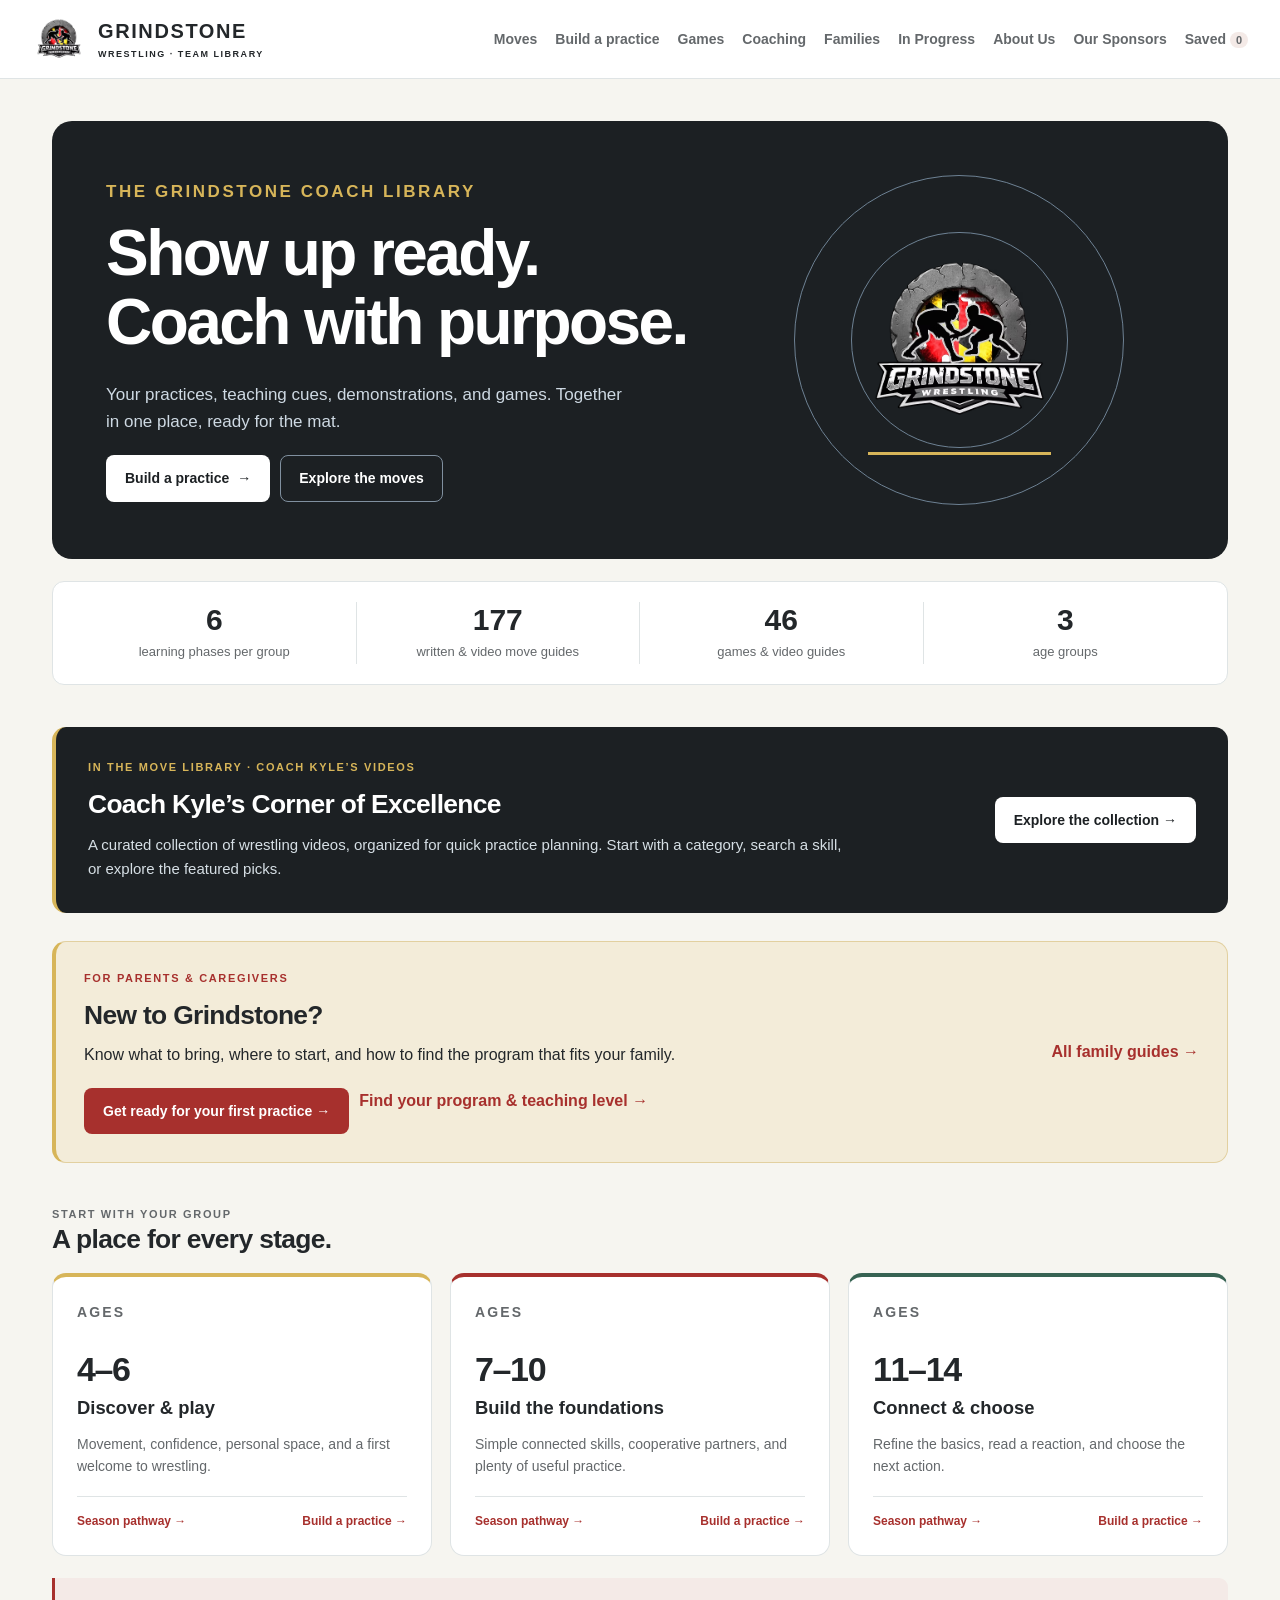
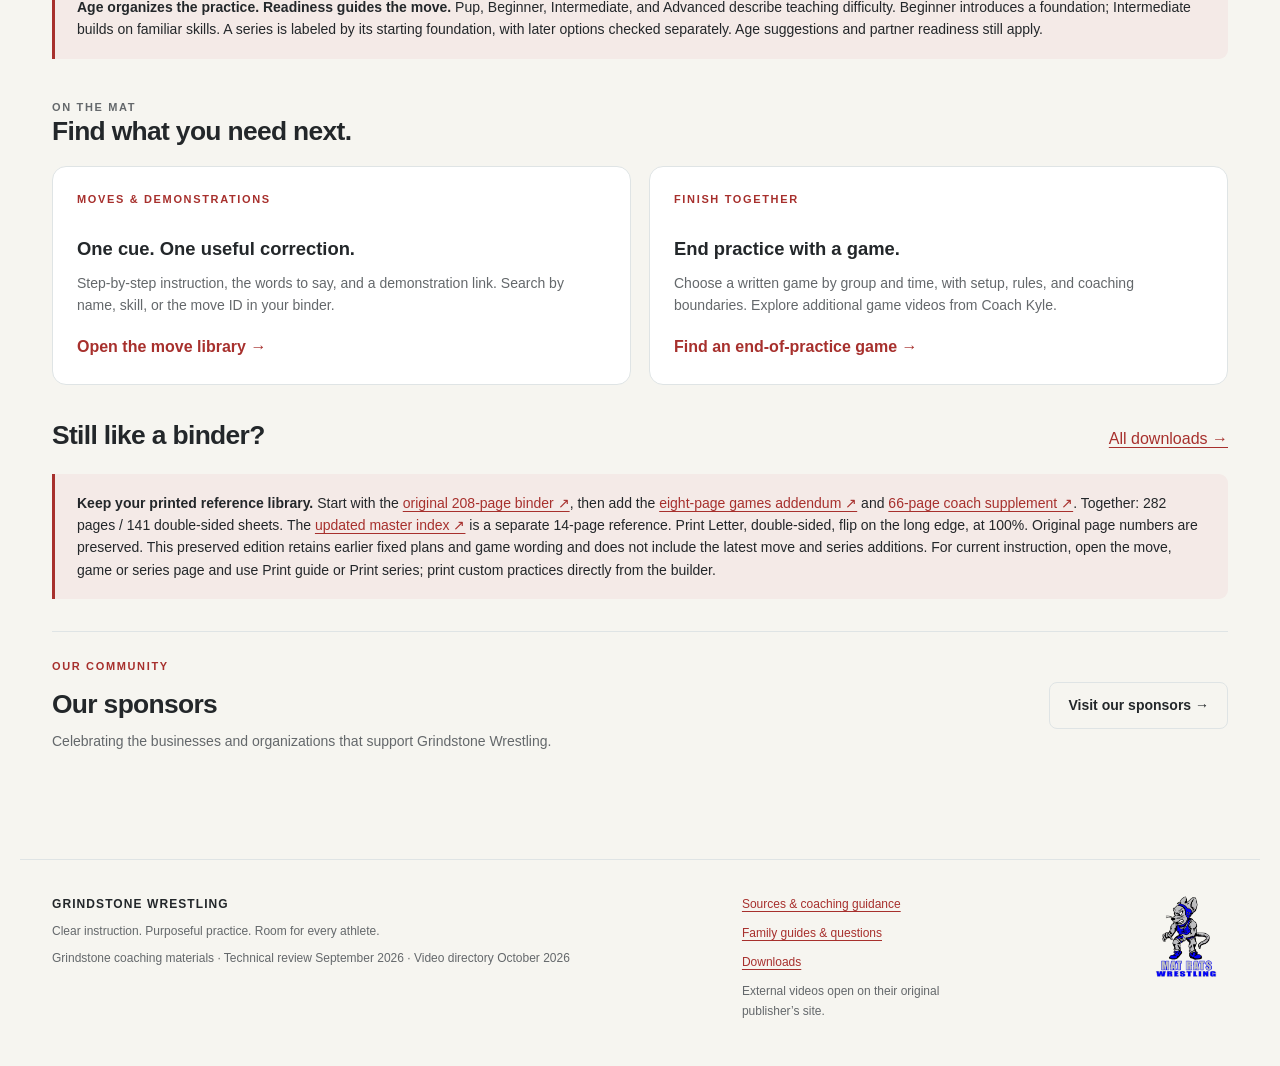
<file: index.html>
<!doctype html>
<html lang="en"><head><meta charset="utf-8"><meta name="viewport" content="width=device-width,initial-scale=1"><meta name="theme-color" content="#1c2023"><meta name="description" content="Grindstone Wrestling coaching library: a custom practice builder, season skill pathways, written move guides, games, Coach Kyle’s video collection, family guides, and printable resources."><title>Grindstone Wrestling | Team Library</title><link rel="icon" href="assets/grindstone-logo.png"><link rel="stylesheet" href="style.css?v=e9e99c74885ca221"><link rel="stylesheet" href="practice-builder.css?v=f56f22c504c7f3aa"><link rel="stylesheet" href="tracker.css?v=02d3570e25719736"><link rel="stylesheet" href="practice-weeks.css?v=9694ec90bd6e56fa"><link rel="stylesheet" href="practice-components.css?v=dddf33a0c3a20bec"><link rel="stylesheet" href="family-quickstart.css?v=2c8e341fd6655245"><link rel="stylesheet" href="family-layout.css?v=bd203a49f47d8bb0"><link rel="stylesheet" href="library-tags.css?v=df0f4c45fb83d7e5"><script defer src="data.js?v=37b17bb9caf6c334"></script><script defer src="game-video-fixes.js?v=f335a38151b17b1e"></script><script defer src="family-data.js?v=5dd23708ea738376"></script><script defer src="sponsors-data.js?v=70323e143d63f735"></script><script defer src="kyle-data.js?v=bf9dfcea213046a1"></script><script defer src="kyle-instruction-data.js?v=488860e9c0500130"></script><script defer src="coaches-data.js?v=bc655c1a690c1363"></script><script defer src="video-additions.js?v=e44206271ff113ec"></script><script defer src="game-guides-a.js?v=194e6e3c89135d4e"></script><script defer src="game-guides-b.js?v=dc04819654a781fb"></script><script defer src="game-guides-c.js?v=571a7c2d85ea2000"></script><script defer src="game-guide-library.js?v=3f4e80cde2b19f16"></script><script defer src="move-tags.js?v=8df71484b7c2ebd1"></script><script defer src="season-data.js?v=6328ae90b2279a3a"></script><script defer src="series-moves.js?v=9d34277285f79aff"></script><script defer src="series-bottom.js?v=211c71970cf83b44"></script><script defer src="series-neutral.js?v=f5ae047f15cb8068"></script><script defer src="series-top.js?v=e21d5e514ef16245"></script><script defer src="series-escapes.js?v=c2540f3968305f3a"></script><script defer src="series-foundation.js?v=773c4c048453532f"></script><script defer src="series-top-additions.js?v=112399aaa695e87b"></script><script defer src="series-neutral-additions.js?v=d6d6e8ee6f4bc394"></script><script defer src="series-ready-additions.js?v=670836607346fd11"></script><script defer src="series-neutral-next.js?v=6419f7ab7ae8ef12"></script><script defer src="series-top-next.js?v=fbc6a8b38094007c"></script><script defer src="series-defense-next.js?v=ac634275ea9de3e6"></script><script defer src="series-switch-next.js?v=8ea3d017e13bd659"></script><script defer src="series-western.js?v=d05718100fc098d5"></script><script defer src="series-navy.js?v=c7c18b15d5b59d89"></script><script defer src="series-leg-one.js?v=93b348d684274971"></script><script defer src="series-leg-two.js?v=3af195d7129bab5a"></script><script defer src="series-leg-escapes.js?v=046c237f5cfdb355"></script><script defer src="series-next-neutral.js?v=57aaafa769ca3c95"></script><script defer src="series-next-top.js?v=ea2548effbca03b0"></script><script defer src="series-next-bottom.js?v=51427c1d76f5232e"></script><script defer src="series-library.js?v=cf0efc7a5ab94d92"></script><script defer src="practice-frameworks.js?v=d27d1e3725abb699"></script><script defer src="pathway-data.js?v=190d50528b0abadd"></script><script defer src="series-expansion.js?v=b48f3c55fc962d6d"></script><script defer src="series-teaching-groups.js?v=dfc3ae0d0acf7b94"></script><script defer src="catalog-tags.js?v=659eaba0de85dfcf"></script><script defer src="skill-pathway.js?v=e6ef7c8a55eecb63"></script><script defer src="practice-weeks.js?v=5085e78011a995c0"></script><script defer src="practice-components.js?v=e50db696cb1d8d7a"></script><script defer src="practice-builder.js?v=39ad0dc2fc9cb4e0"></script><script defer src="tracker-config.js?v=5b33965f2c52e6d8"></script><script defer src="tracker-model.js?v=273b30e9f3ad718e"></script><script defer src="tracker-store.js?v=8152e316406de3a3"></script><script defer src="practice-saved.js?v=a682e82f75a44dc5"></script><script defer src="tracker-ui.js?v=fe8bd5124e9dc92a"></script><script defer src="in-progress-data.js?v=a9716ffd914eb964"></script><script defer src="series-research-status.js?v=63956604ddf05722"></script><script defer src="in-progress.js?v=8600c8e338617196"></script><script defer src="move-reactions.js?v=f60d4e0e85b3307c"></script><script defer src="reel-additions.js?v=a79c51ded74938af"></script><script defer src="app.js?v=35077e34fe71106e"></script></head>
<body><a class="skip" href="#main">Skip to content</a><header class="site-header"><div class="header-inner"><a class="brand" href="#home" aria-label="Grindstone wrestling library home"><img src="assets/grindstone-logo.png" alt="" width="54" height="54"><span>GRINDSTONE<small>WRESTLING · TEAM LIBRARY</small></span></a><button id="menu-toggle" class="menu-toggle" type="button" data-menu-toggle aria-expanded="false" aria-controls="site-navigation">Menu</button><nav id="site-navigation" aria-label="Main navigation" data-open="false"><a href="#moves">Moves</a><a href="#practices">Build a practice</a><a href="#games">Games</a><a href="#coaching">Coaching</a><a href="#families">Families</a><a href="#in-progress">In Progress</a><a href="#about">About Us</a><a href="#sponsors">Our Sponsors</a><a href="#saved" class="saved-nav" aria-label="Saved items">Saved <span id="saved-count">0</span></a></nav></div></header><main id="main" tabindex="-1"><p class="loading">Opening the coaching library…</p></main><noscript><div class="noscript"><h1>Grindstone Team Library</h1><p>Enable JavaScript to search the library, or use the complete printable collection.</p><a href="downloads/coaching-binder.pdf">Open the full coaching binder</a><p><a href="downloads/parent-guide.pdf">Open the family guide</a></p></div></noscript><footer><div><strong>GRINDSTONE WRESTLING</strong><p>Clear instruction. Purposeful practice. Room for every athlete.</p><p class="fine">Grindstone coaching materials · Technical review September 2026 · Video directory October 2026</p></div><div class="footer-links"><a href="#coaching">Sources & coaching guidance</a><a href="#families">Family guides & questions</a><a href="#downloads">Downloads</a><span>External videos open on their original publisher’s site.</span></div><img src="assets/mat-rats-logo.png" width="84" height="84" alt="Westminster Mat Rats"></footer><div id="toast" role="status" aria-live="polite"></div><script defer src="analytics.js?v=58530f305f972a01"></script></body></html>
</file>
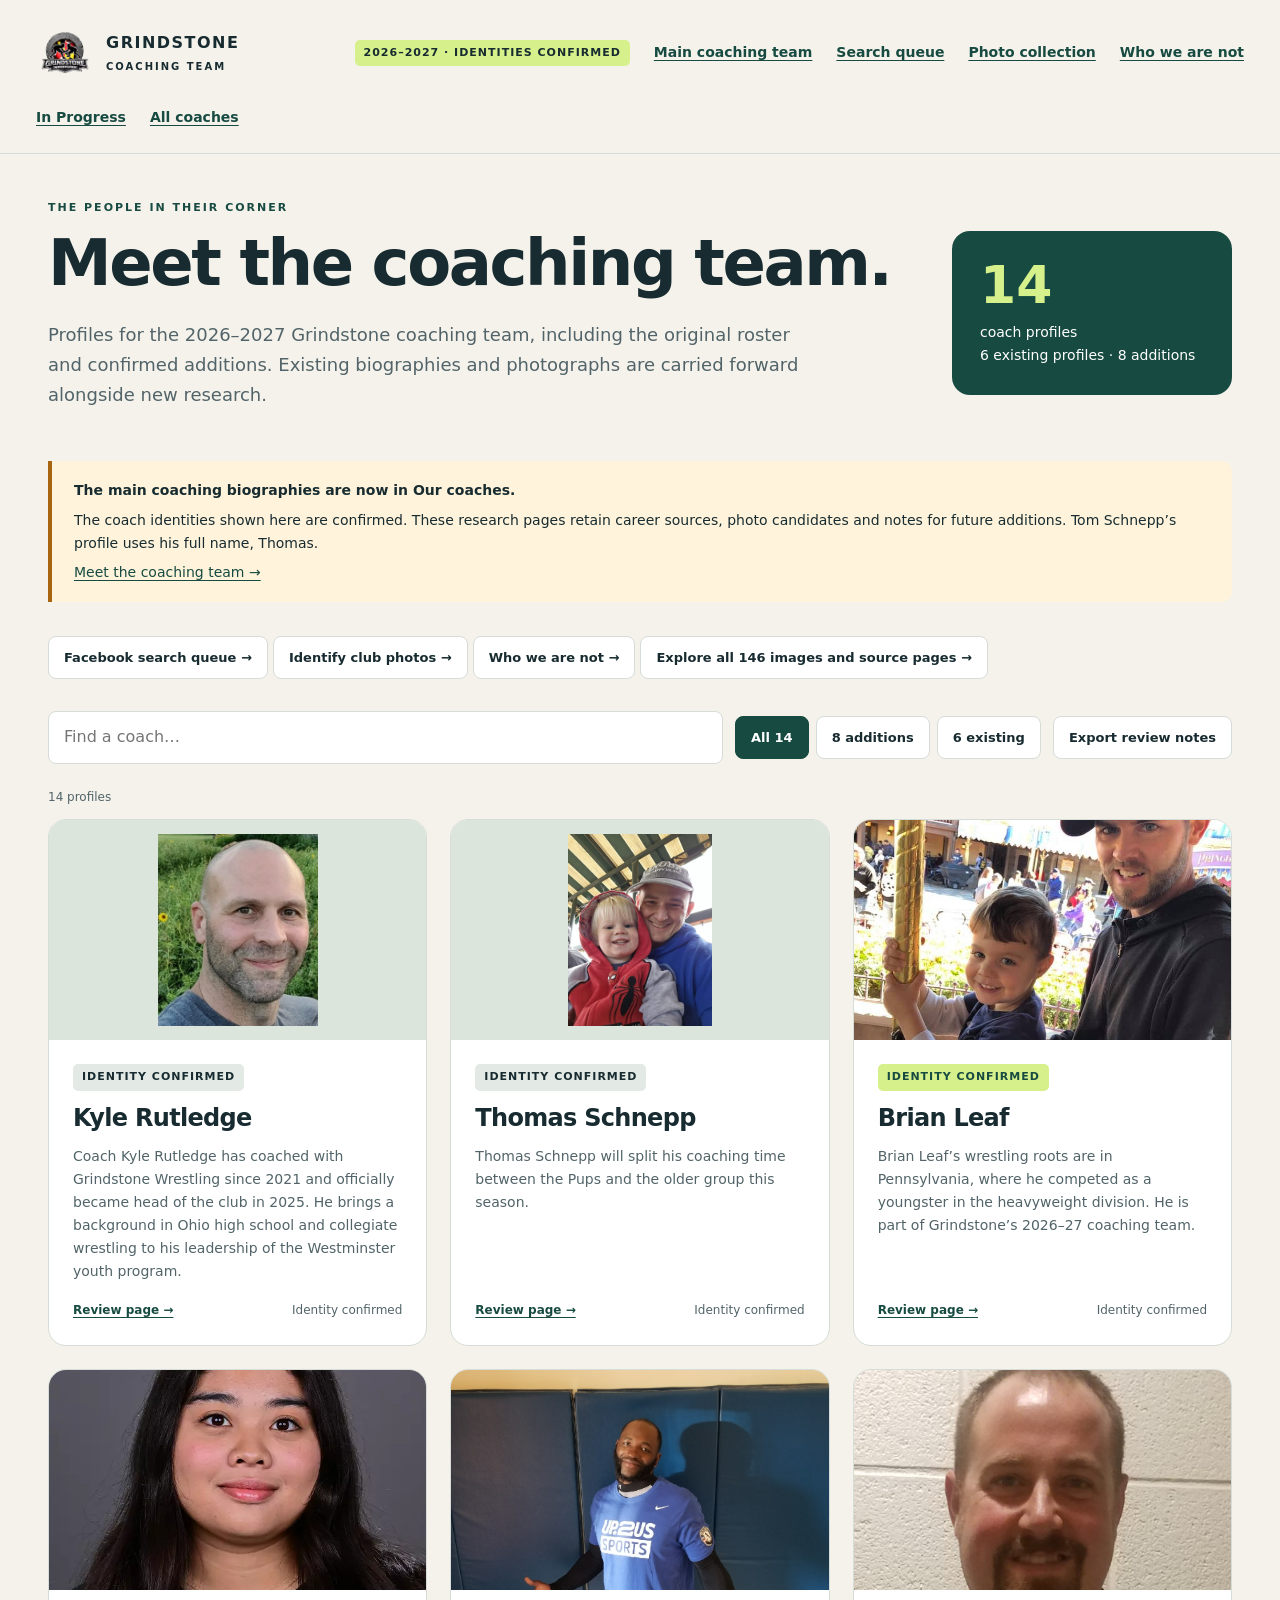
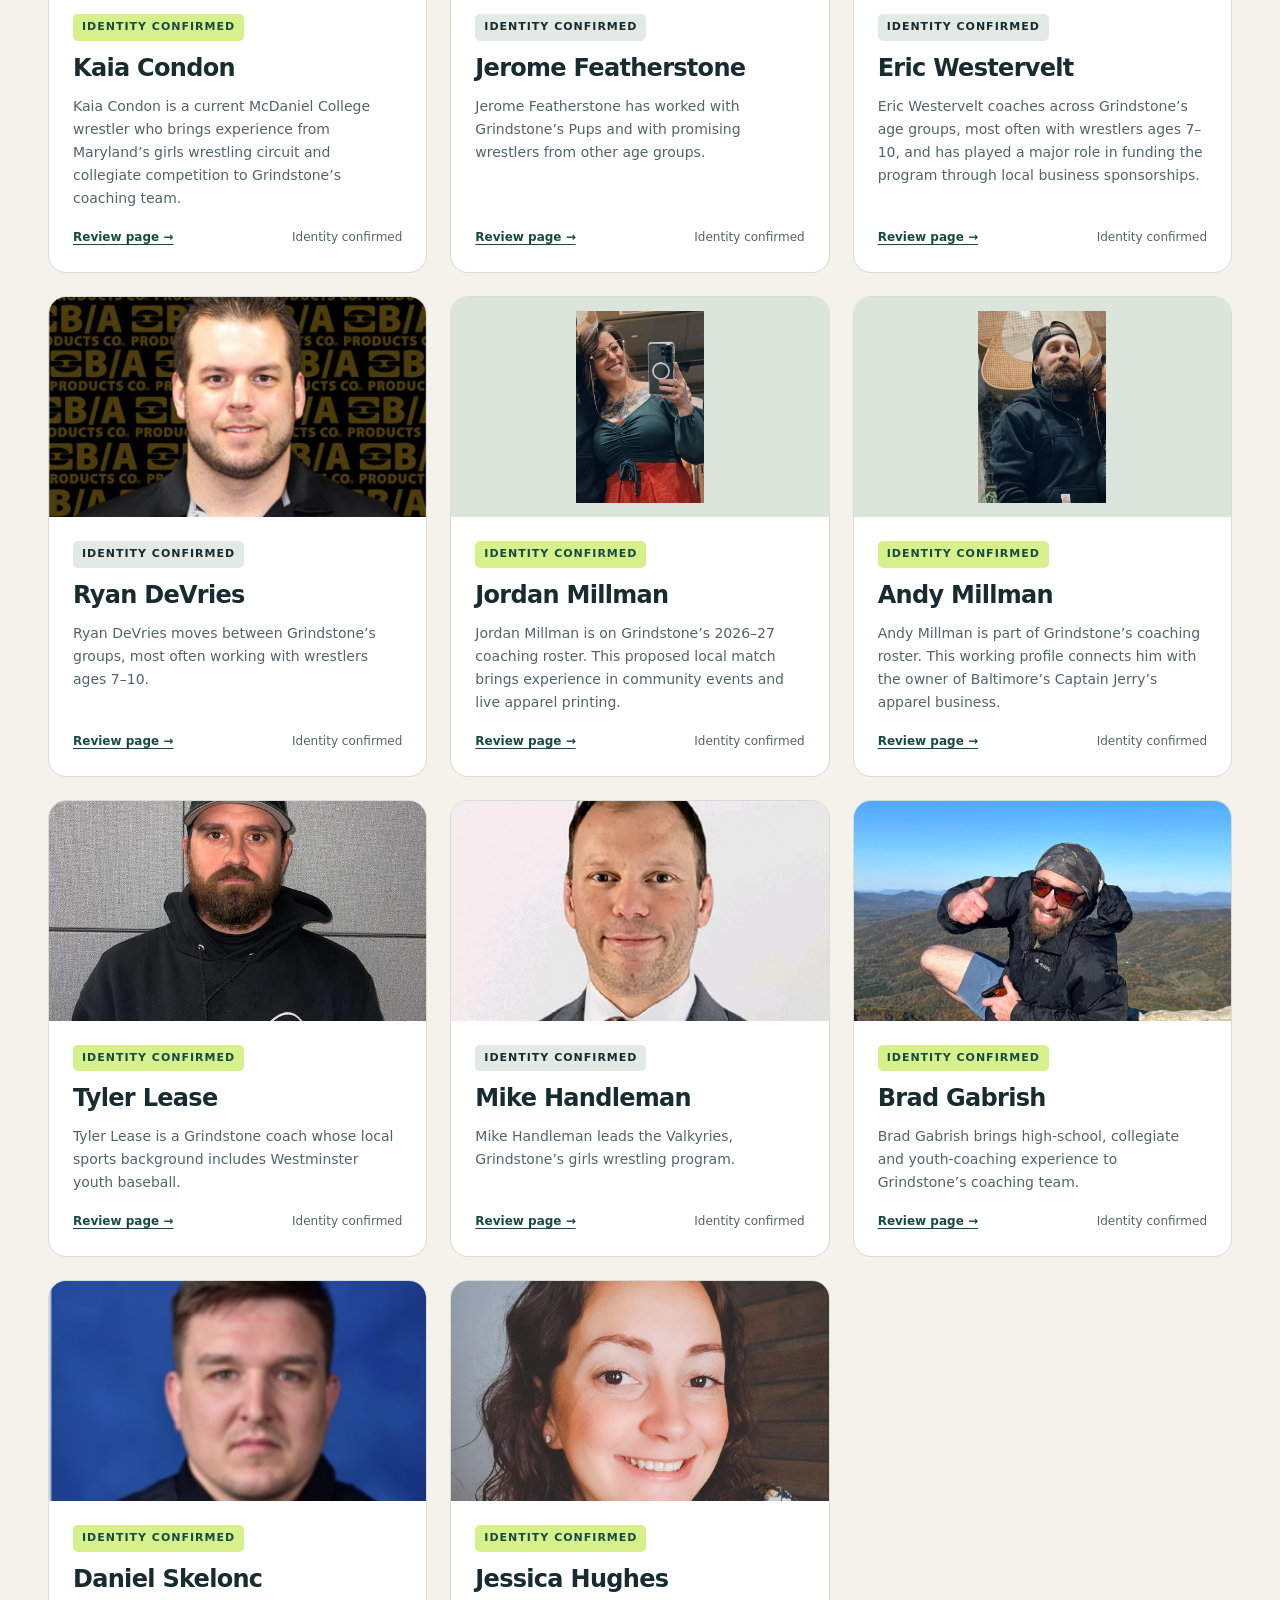
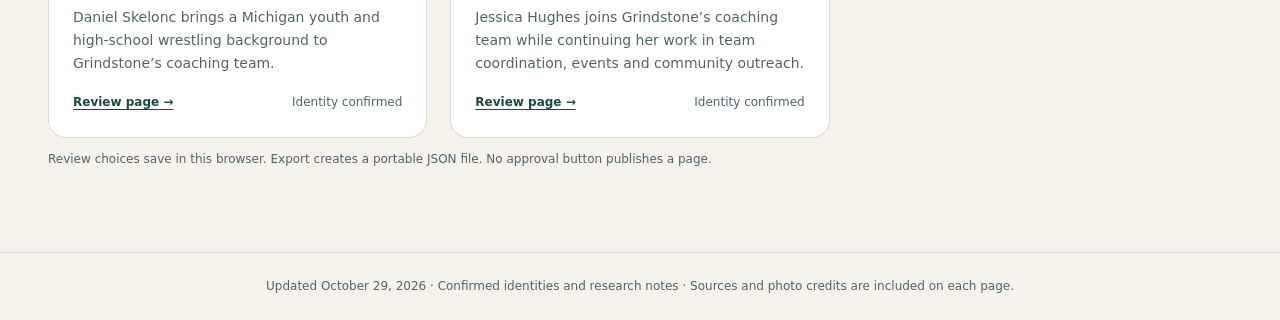
<file: coach-drafts/index.html>
<!doctype html>
<html lang="en"><head><meta charset="utf-8"><meta name="viewport" content="width=device-width,initial-scale=1"><meta name="robots" content="noindex,nofollow"><title>Grindstone coach drafts</title><link rel="stylesheet" href="style.css?v=dff3bcf0617110dd"><script defer src="profiles.js?v=c2f93d92ef9610ea"></script><script defer src="gallery-data.js?v=81f0f4daad60d108"></script><script defer src="app.js?v=675b3429cc94f2f7"></script></head><body><a class="skip" href="#main">Skip to content</a><header class="site-head"><a class="brand" href="#all"><img src="assets/grindstone-logo.png" alt="Grindstone Wrestling"><span>GRINDSTONE<span class="brand-sub">COACHING TEAM</span></span></a><span class="draft-tag">2026–2027 · IDENTITIES CONFIRMED</span><a class="home-link" href="../#about/coaches">Main coaching team</a><a class="home-link" href="facebook-queue.html">Search queue</a><a class="home-link" href="#photos">Photo collection</a><a class="home-link" href="#not-us">Who we are not</a><a class="home-link" href="../#in-progress/coach-profiles">In Progress</a><a class="home-link" href="#all">All coaches</a></header><main id="main" tabindex="-1"></main><footer>Updated October 29, 2026 · Confirmed identities and research notes · Sources and photo credits are included on each page.</footer><div id="status" role="status" aria-live="polite"></div><script defer src="../analytics.js?v=58530f305f972a01"></script></body></html>
</file>
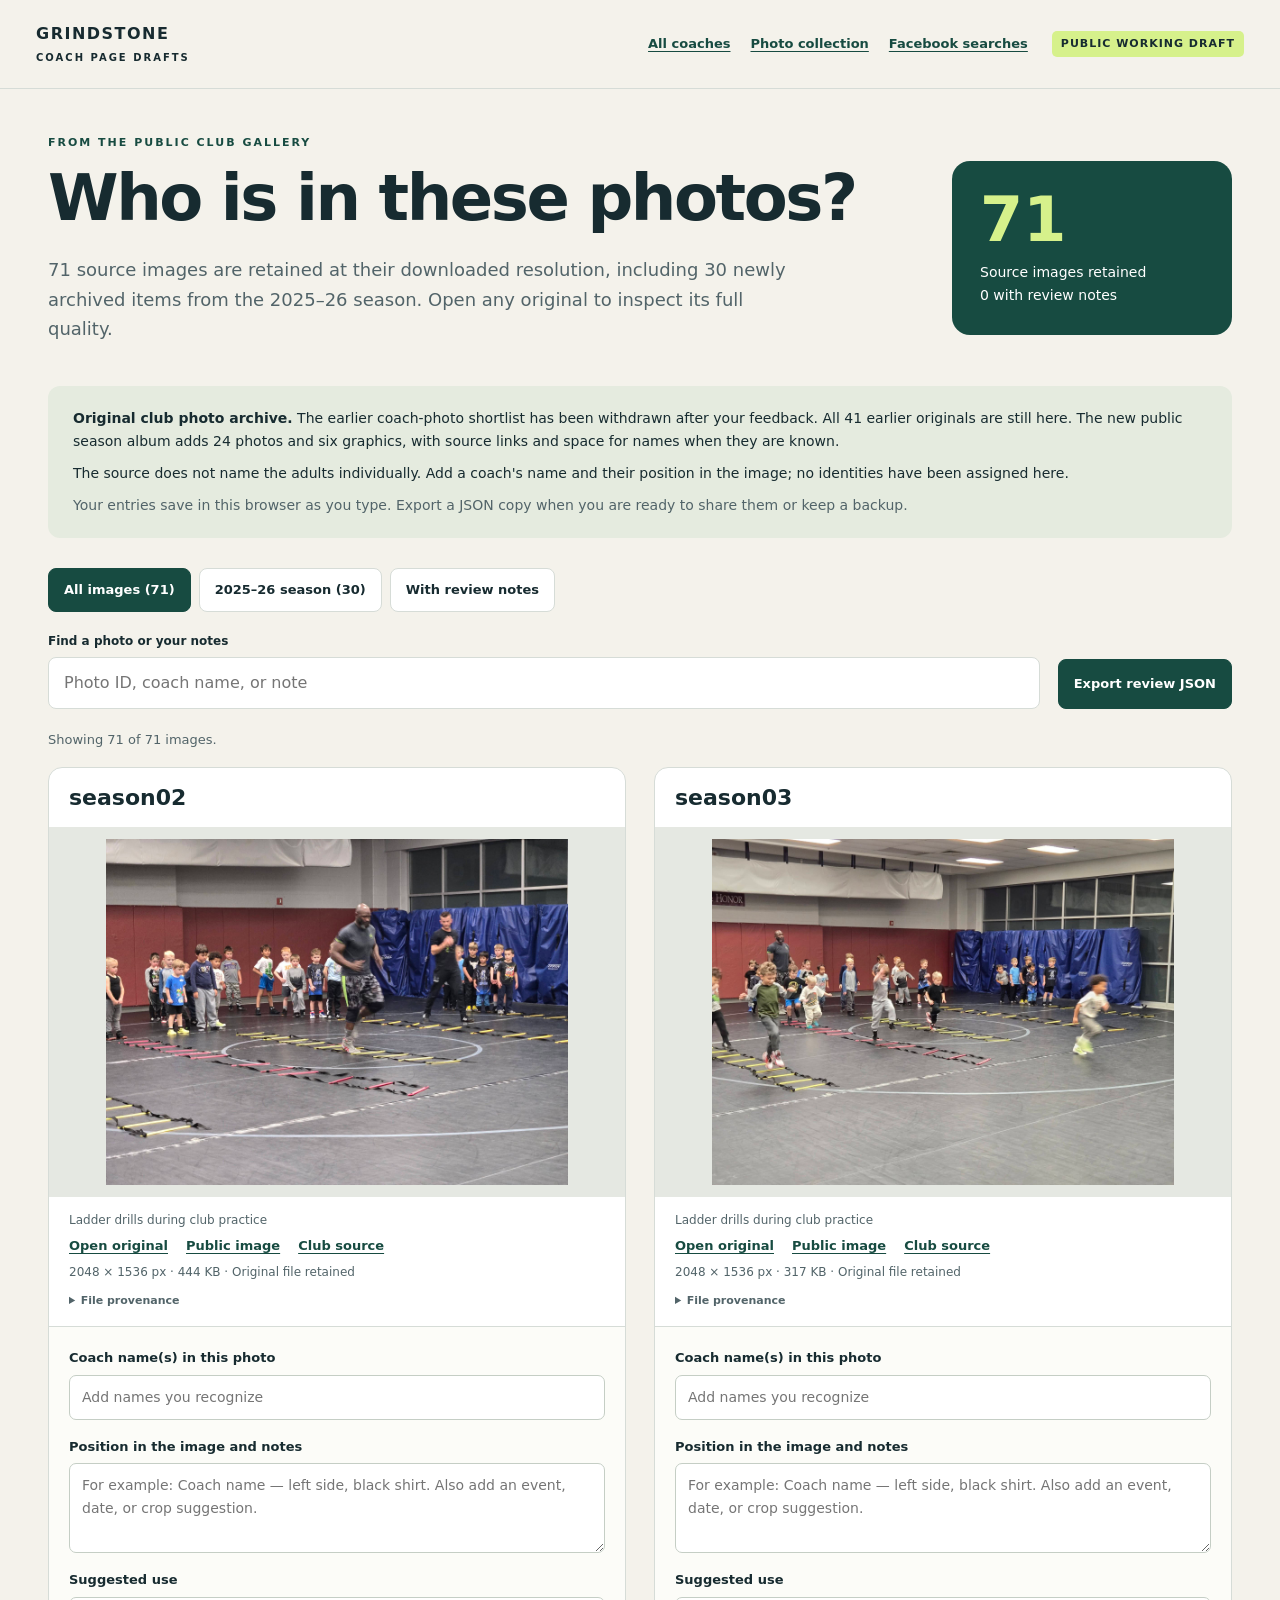
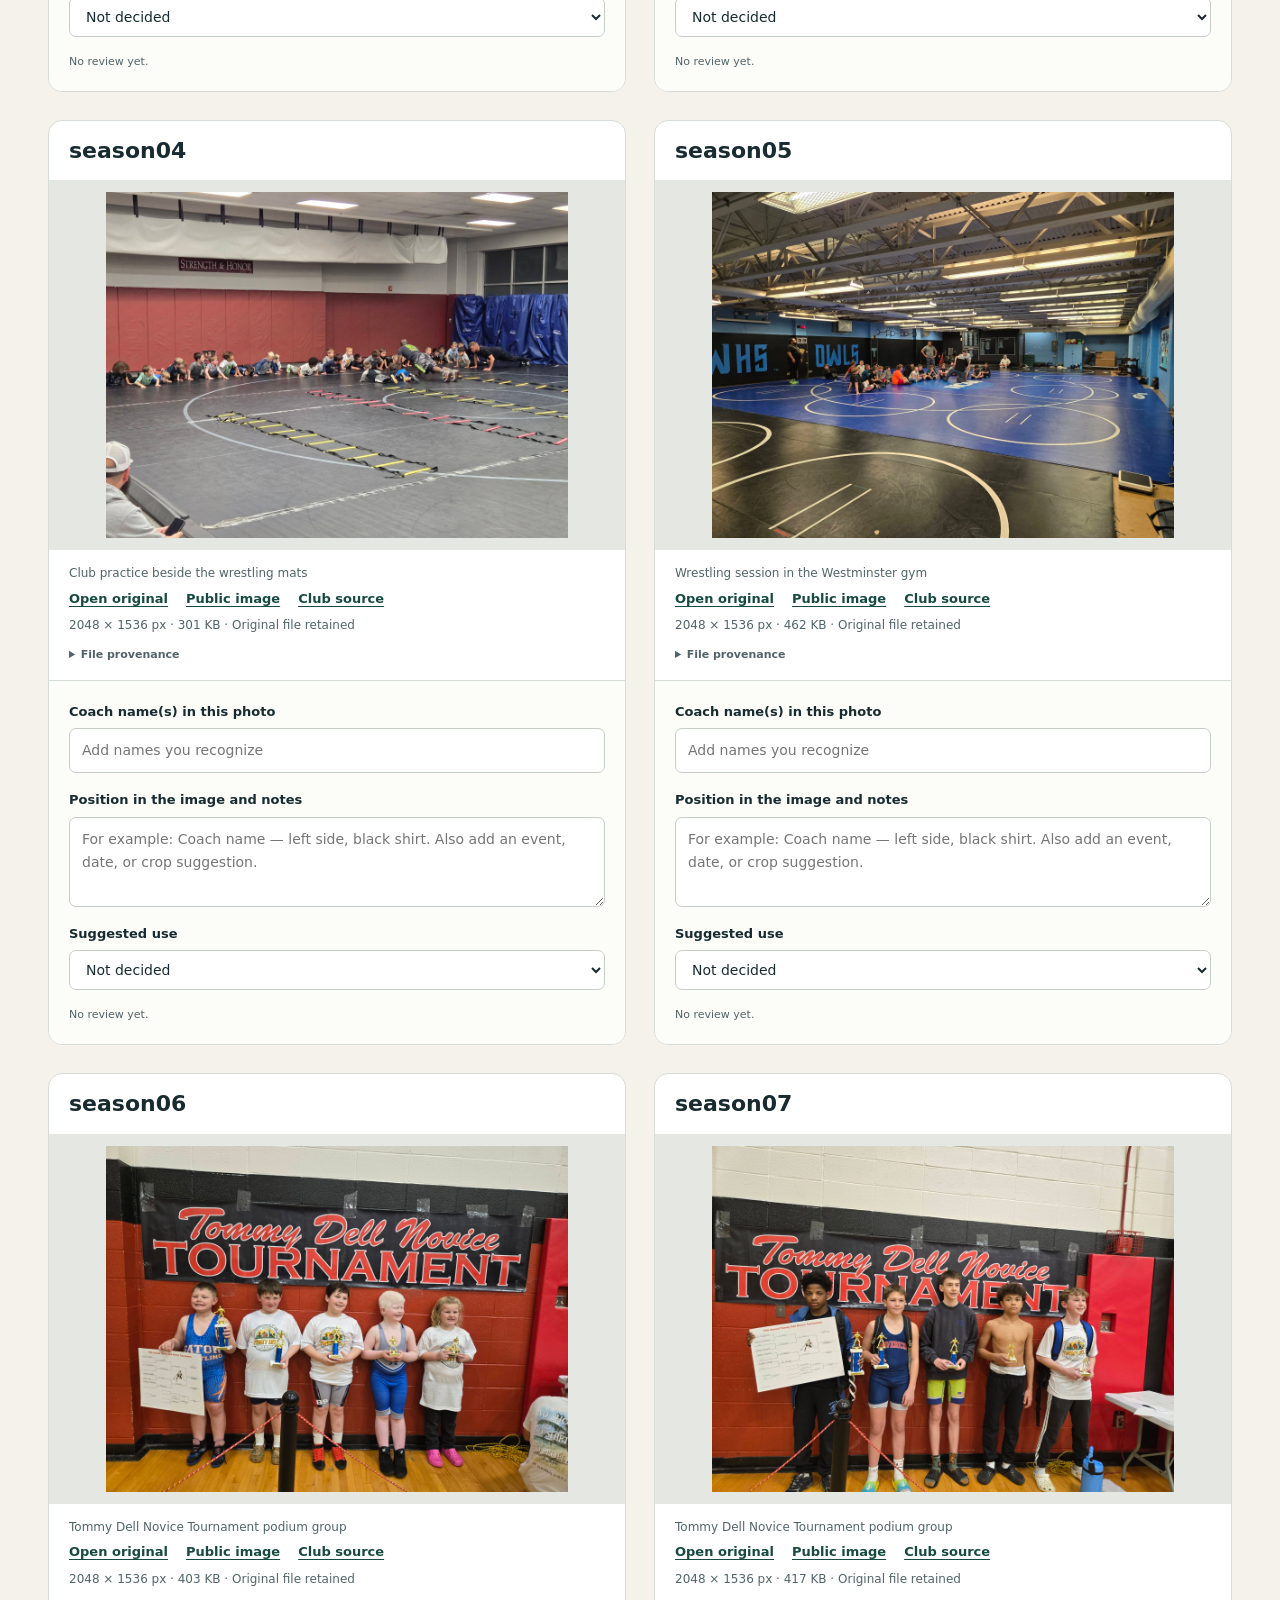
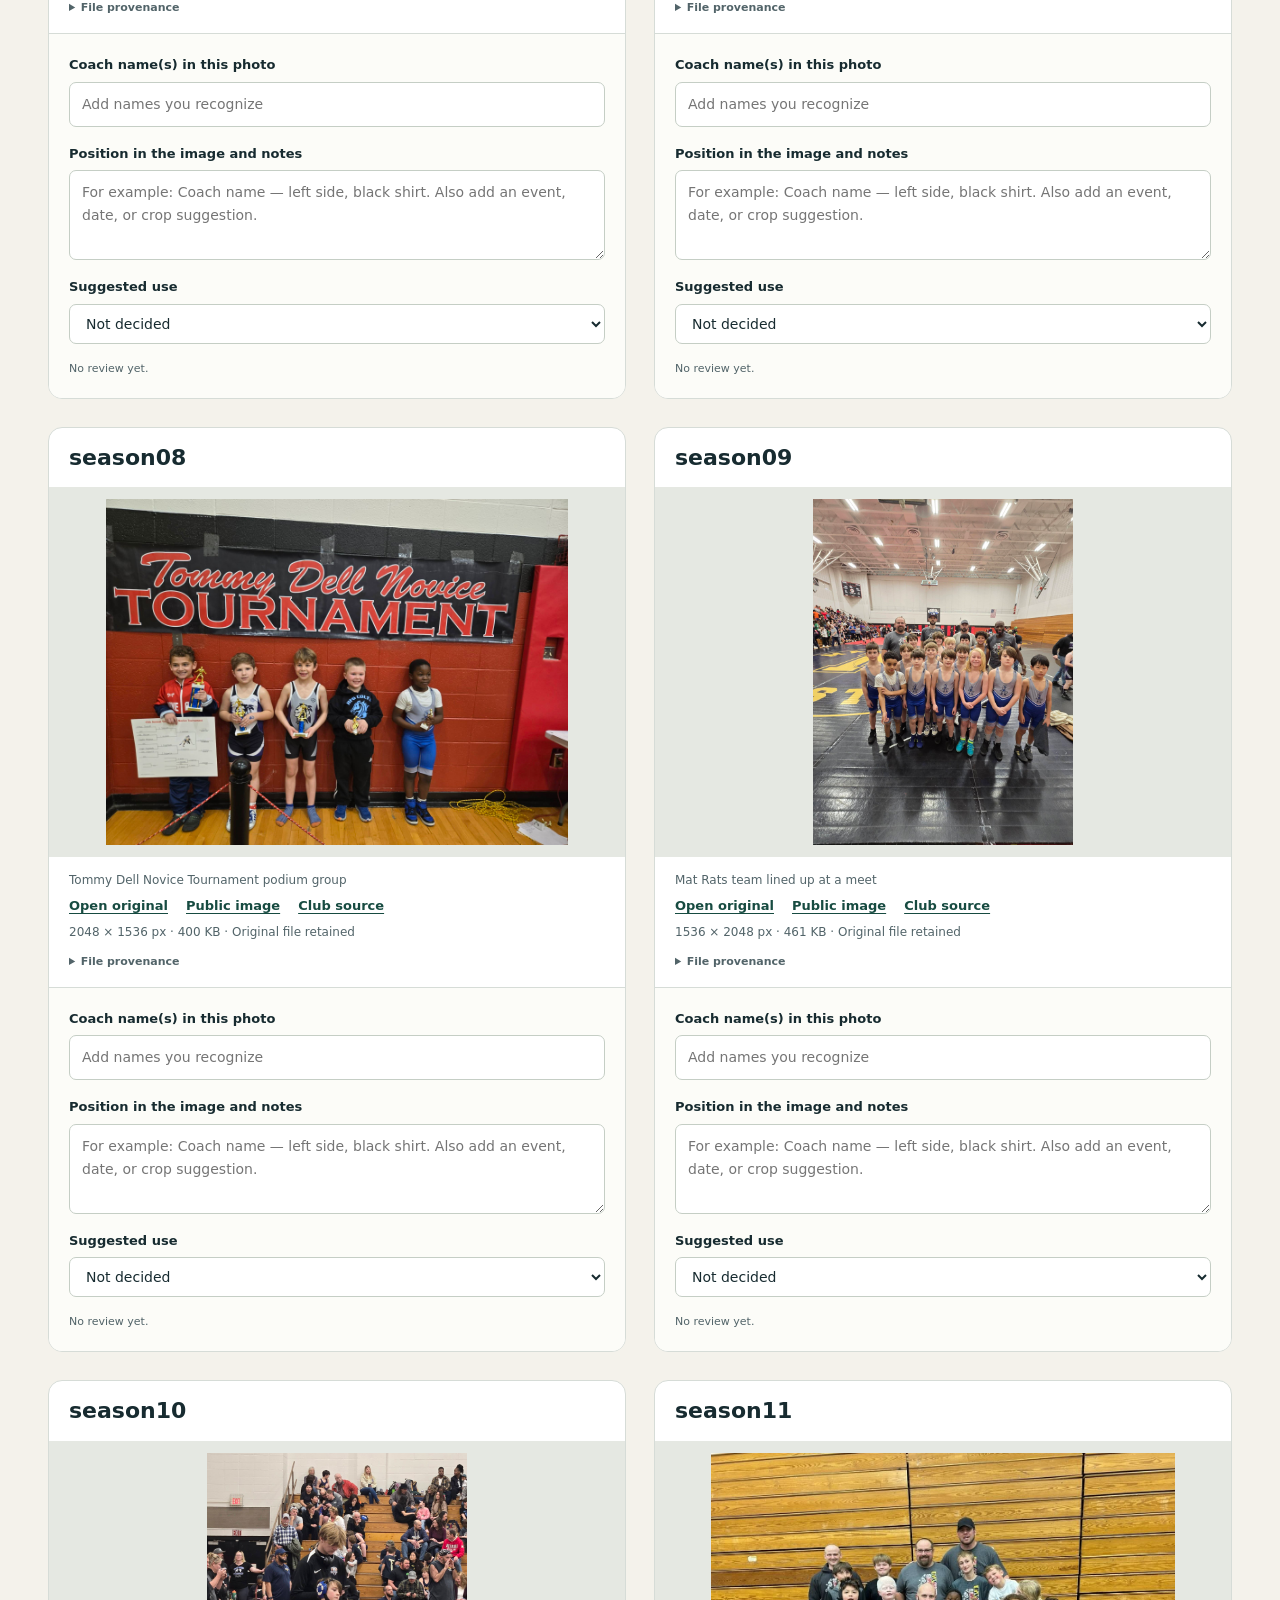
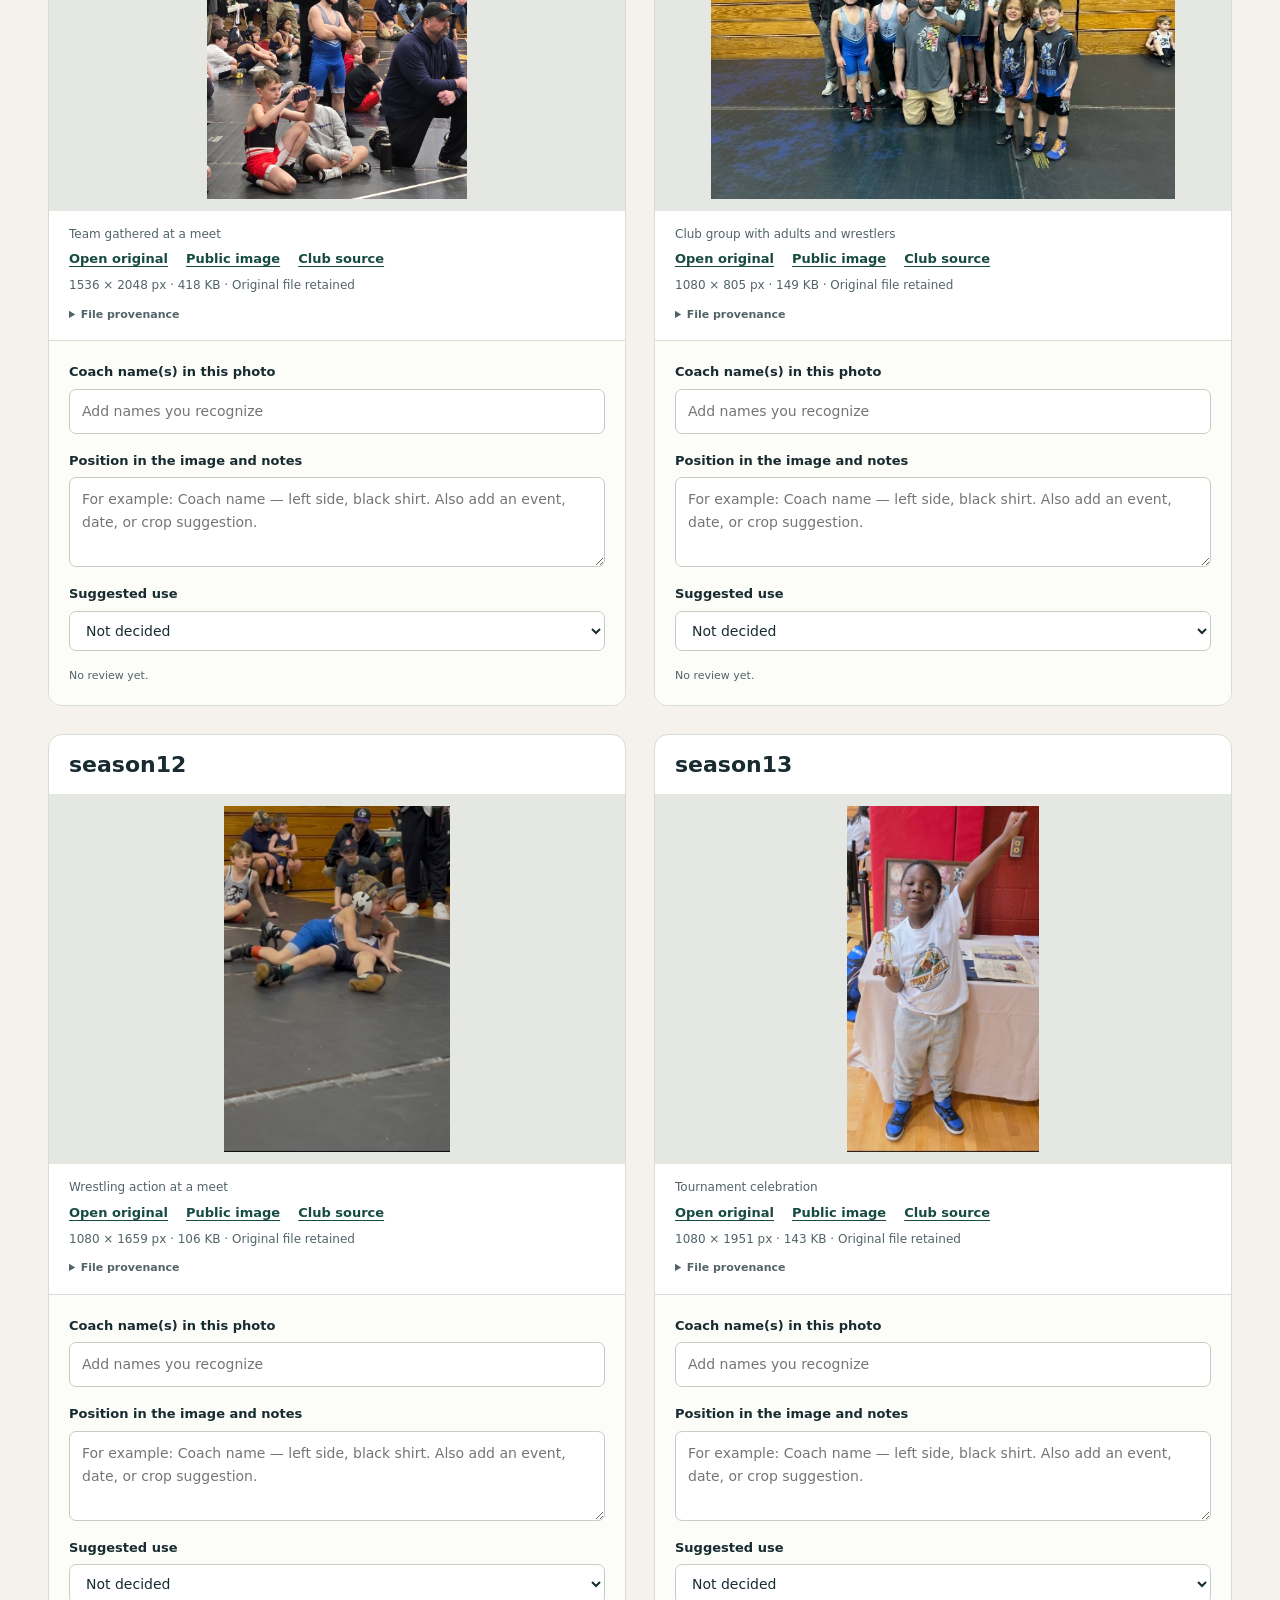
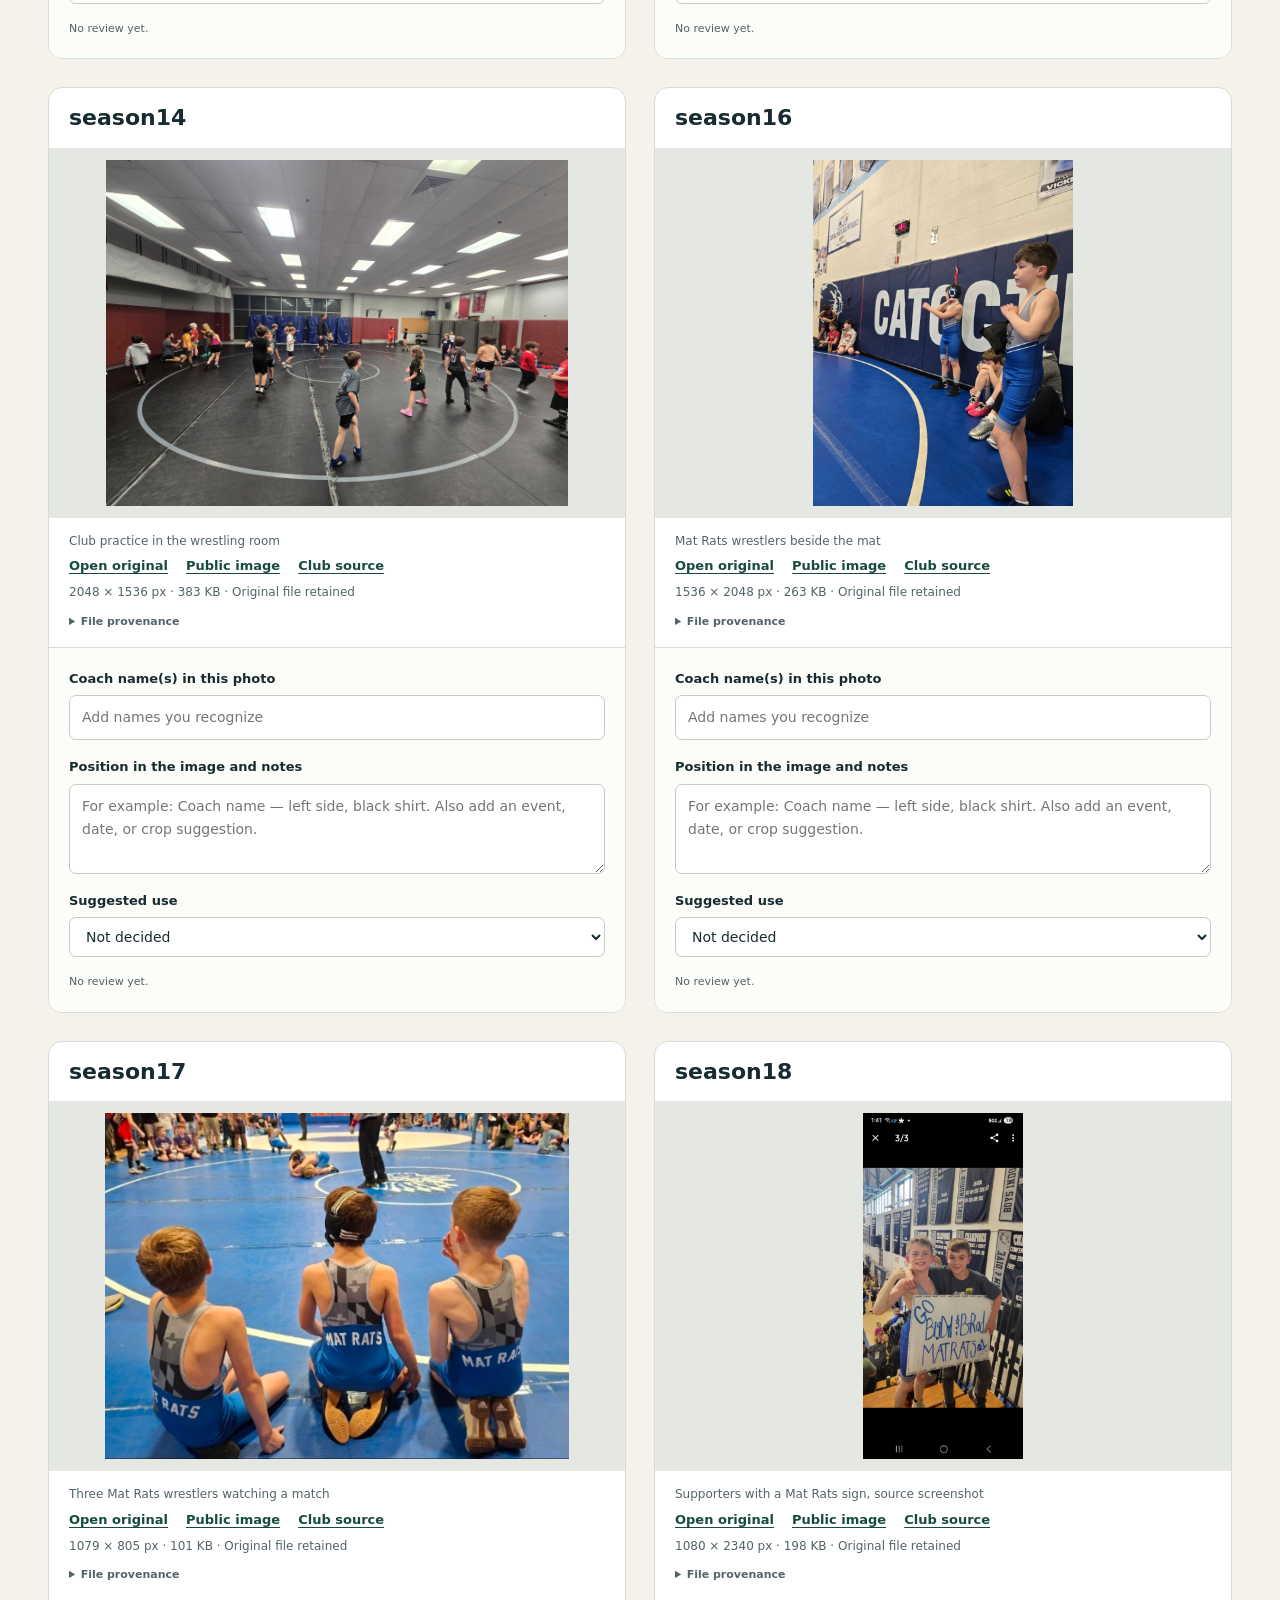
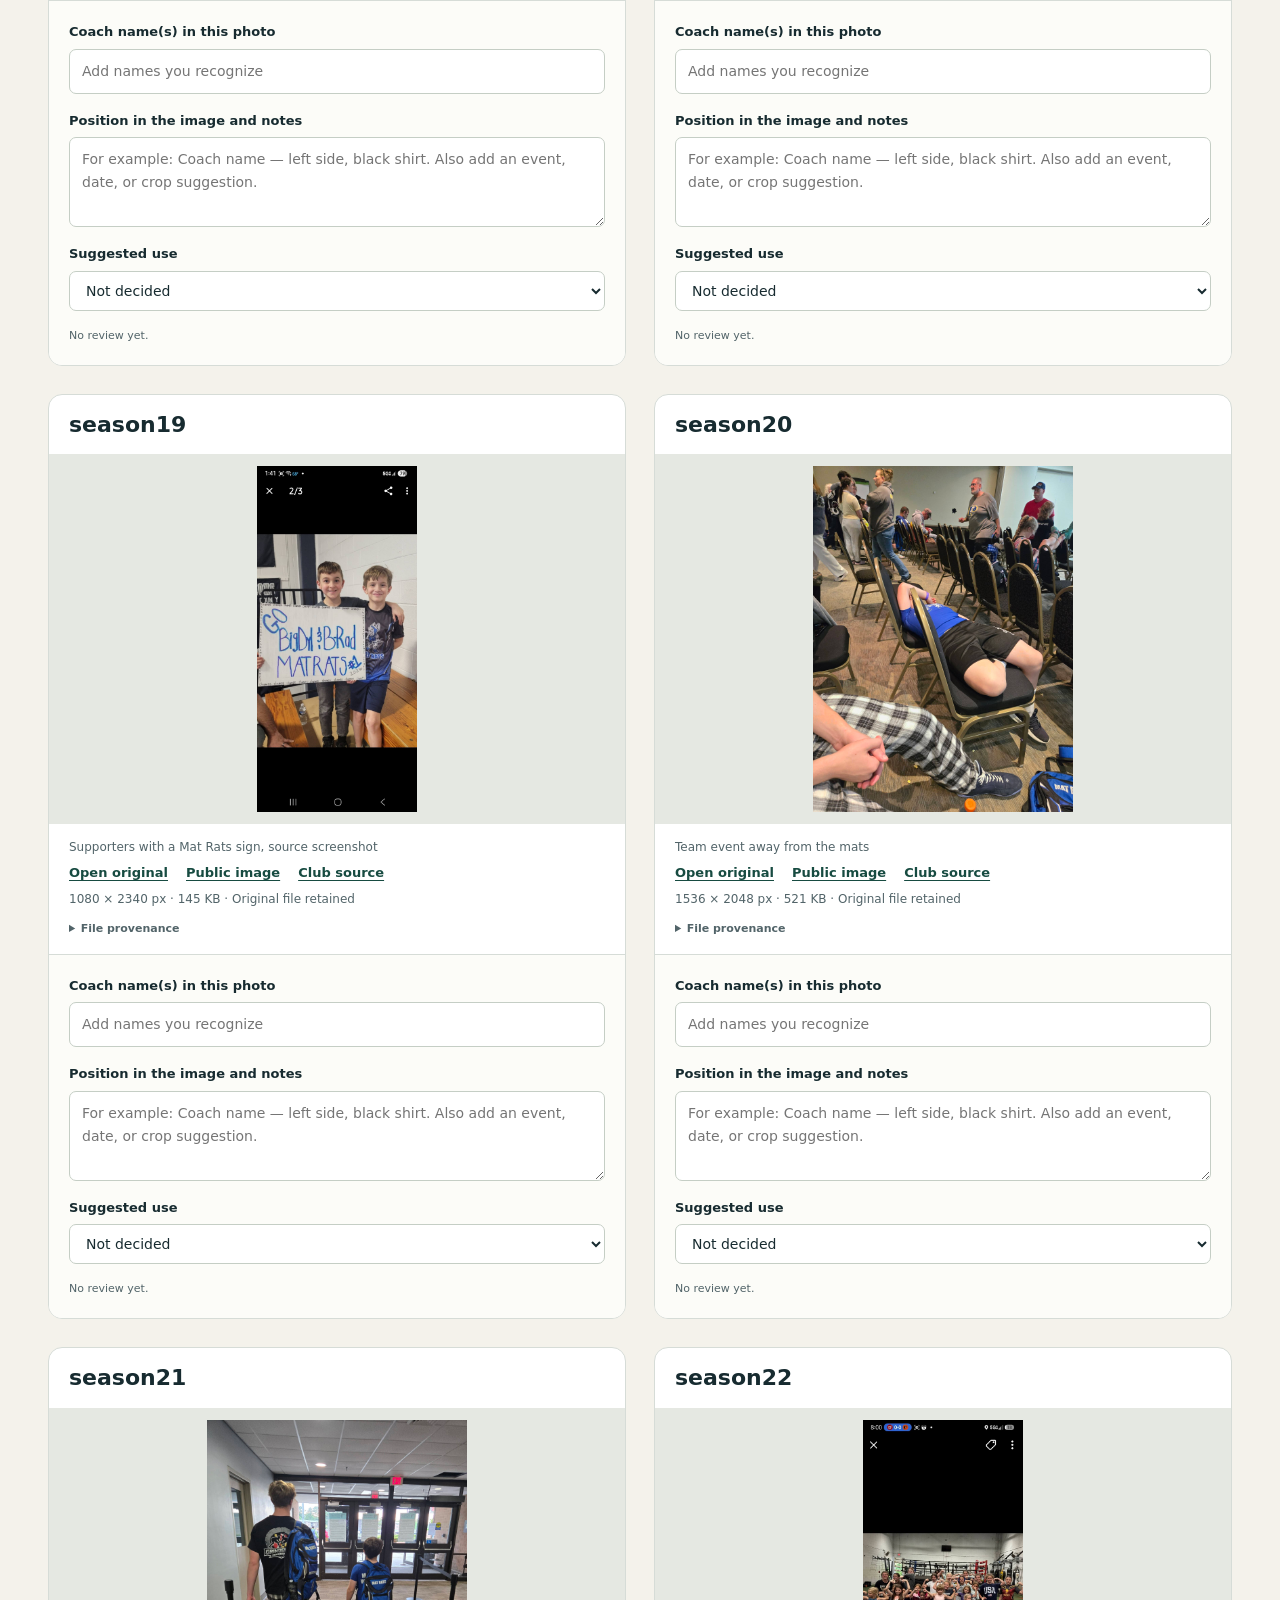
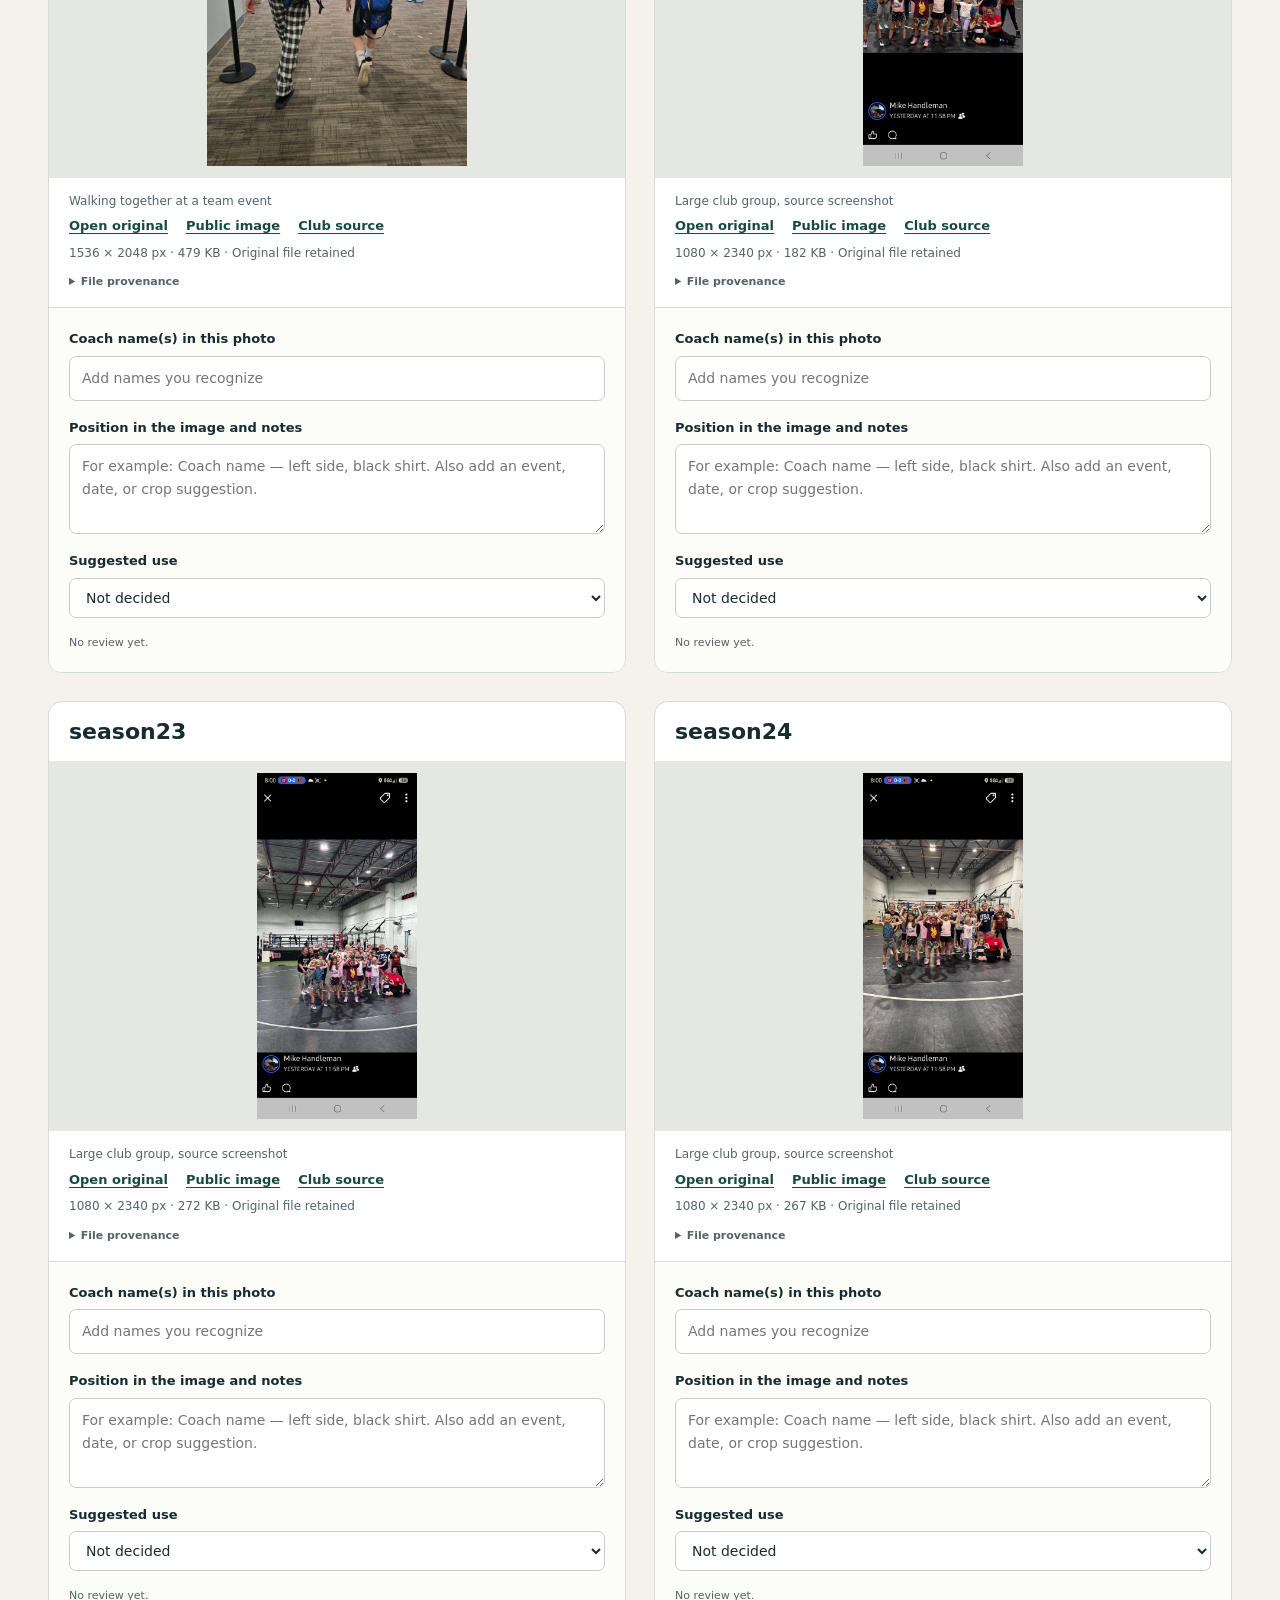
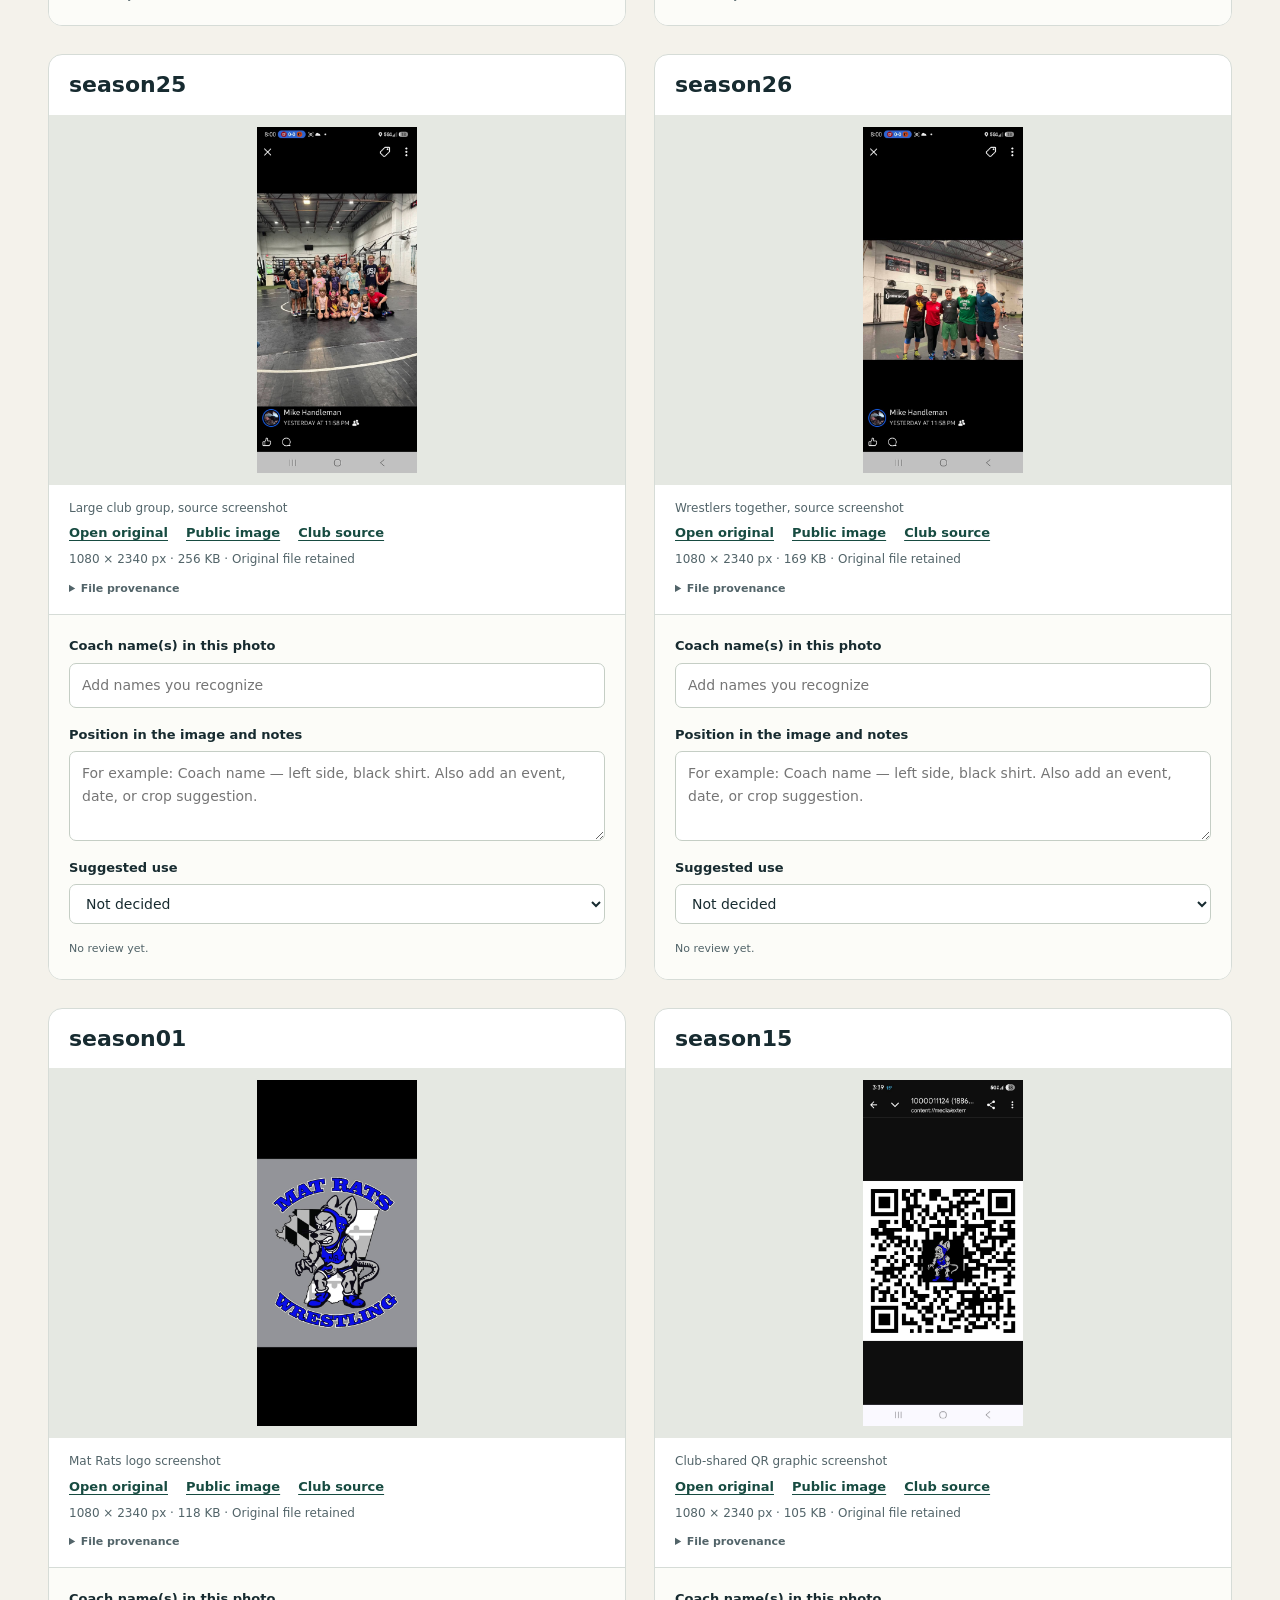
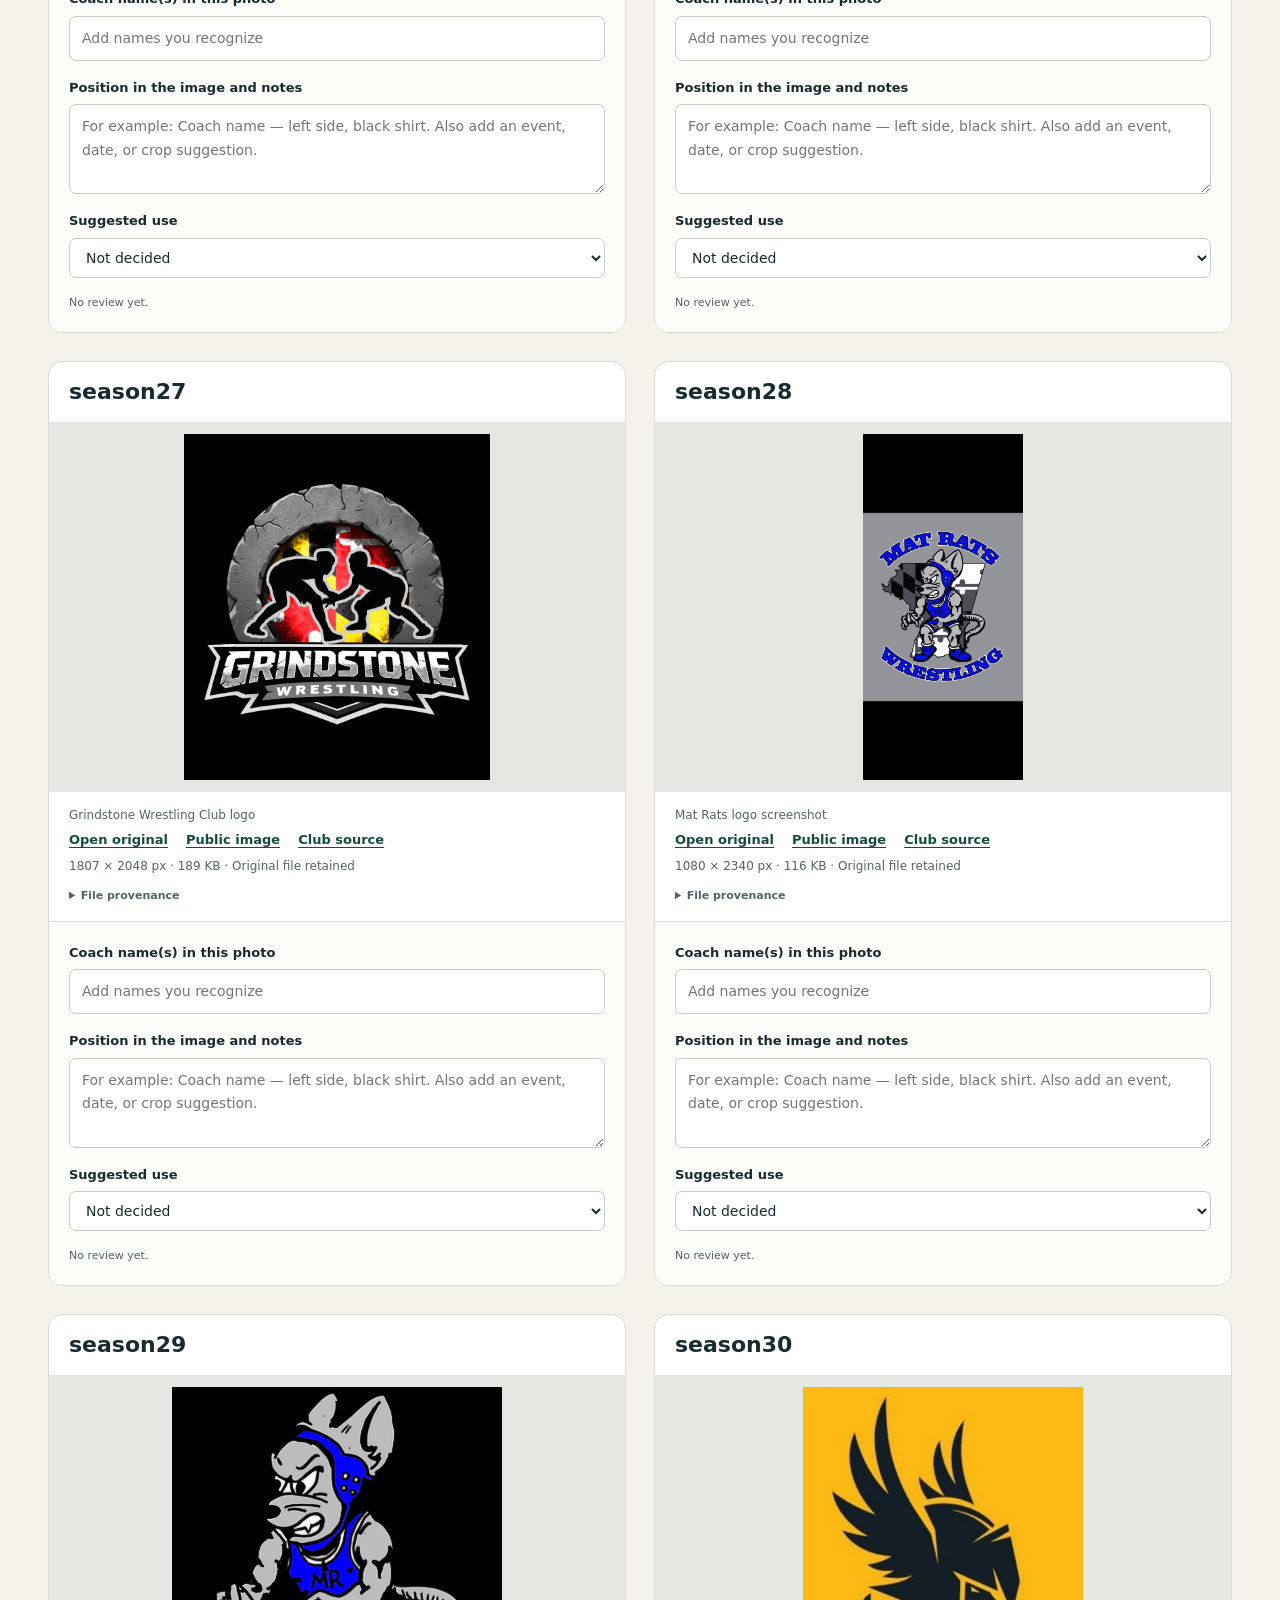
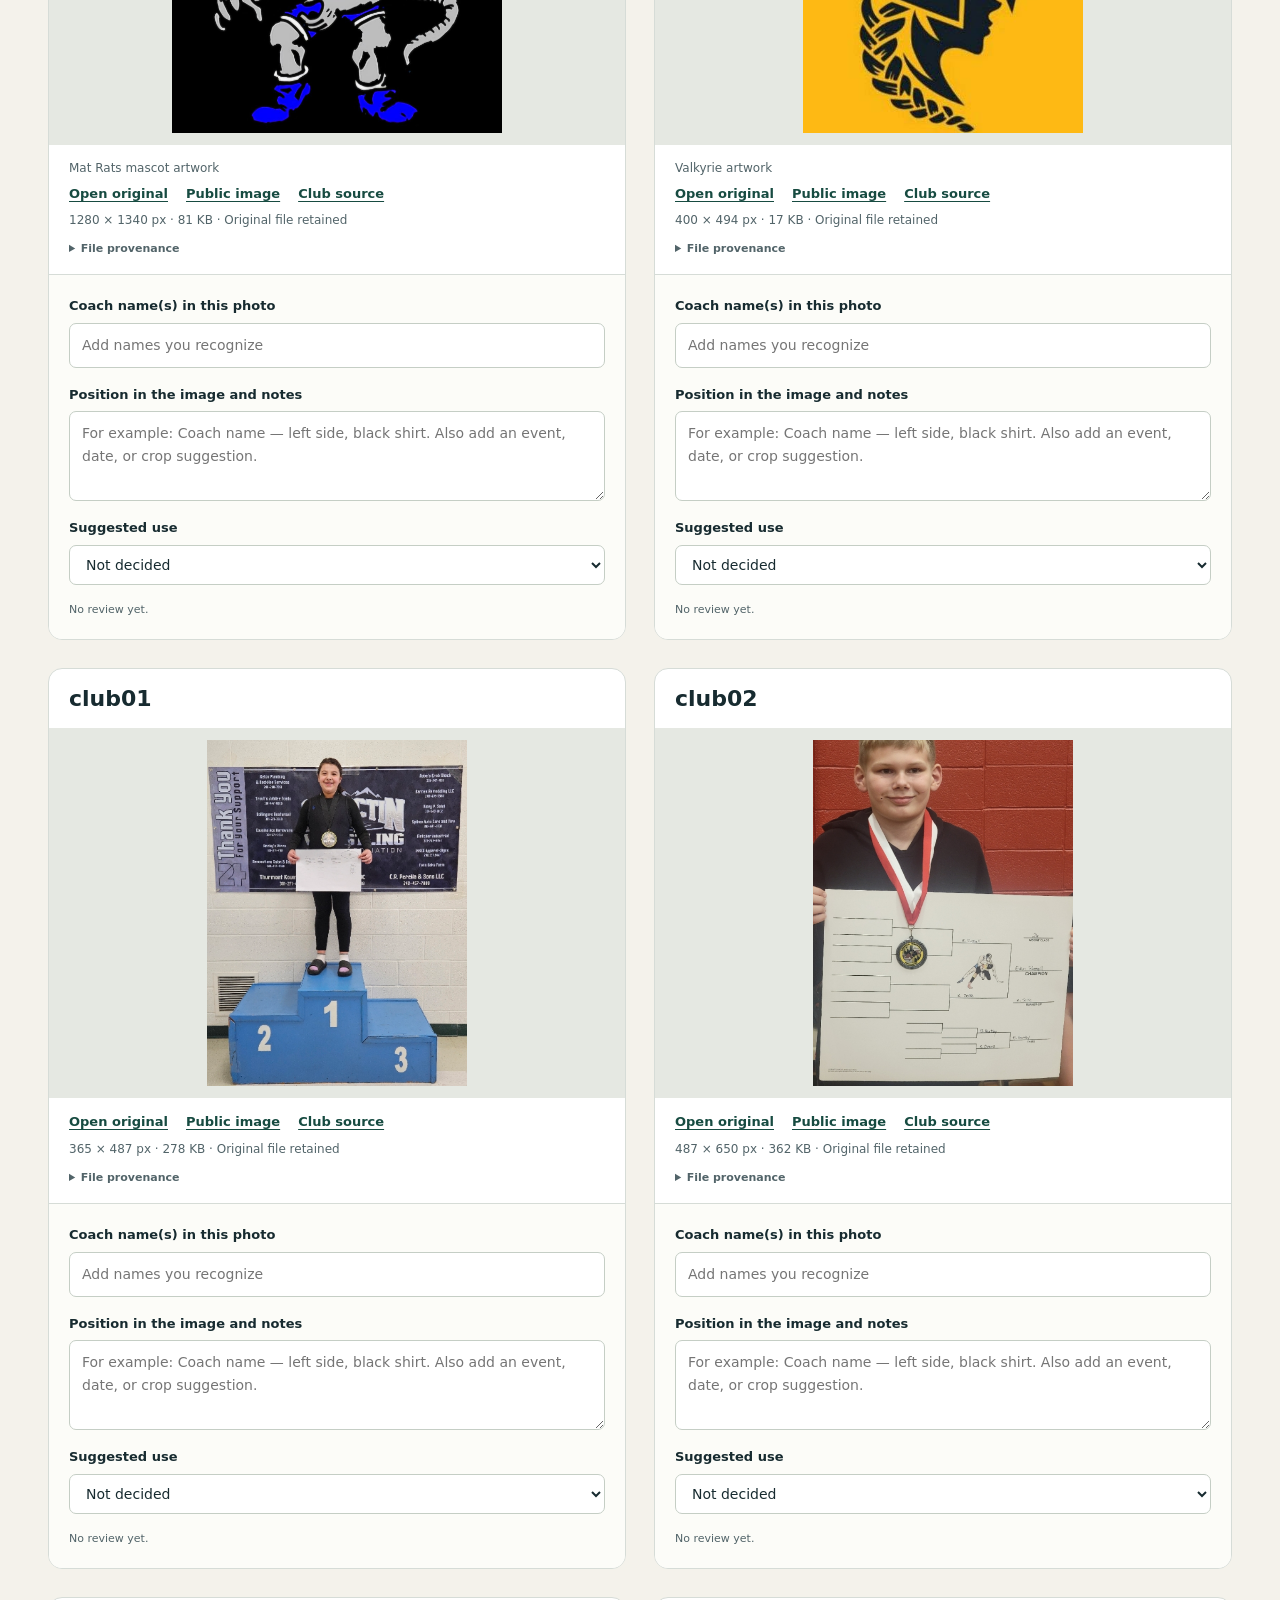
<file: coach-drafts/club-gallery.html>
<!doctype html>
<html lang="en">
<head>
  <meta charset="utf-8">
  <meta name="viewport" content="width=device-width, initial-scale=1">
  <meta name="robots" content="noindex,nofollow">
  <title>Club photo review | Grindstone coach drafts</title>
  <link rel="stylesheet" href="style.css?v=b7c912fd5a515f12">
  <link rel="stylesheet" href="club-gallery.css?v=4b42f74451fc8361">
  <script src="club-gallery.js?v=11fc9a3078a5b976" defer></script>
</head>
<body class="club-review-page">
  <a class="skip" href="#main">Skip to photo review</a>
  <header class="site-head">
    <a class="brand" href="index.html#all"><span>GRINDSTONE<span class="brand-sub">COACH PAGE DRAFTS</span></span></a>
    <nav class="club-nav" aria-label="Draft navigation">
      <a href="index.html#all">All coaches</a>
      <a href="index.html#photos">Photo collection</a>
      <a href="facebook-queue.html">Facebook searches</a>
    </nav>
    <span class="draft-tag">Public working draft</span>
  </header>
  <main id="main">
    <section class="hero" aria-labelledby="page-title">
      <div>
        <p class="eyebrow">From the public club gallery</p>
        <h1 id="page-title">Who is in these photos?</h1>
        <p class="intro">71 source images are retained at their downloaded resolution, including 30 newly archived items from the 2025–26 season. Open any original to inspect its full quality.</p>
      </div>
      <aside class="count-panel"><strong>71</strong><p>Source images retained<br><span id="review-progress">0 with review notes</span></p></aside>
    </section>
    <div class="club-guide">
      <p><strong>Original club photo archive.</strong> The earlier coach-photo shortlist has been withdrawn after your feedback. All 41 earlier originals are still here. The new public season album adds 24 photos and six graphics, with source links and space for names when they are known.</p>
      <p>The source does not name the adults individually. Add a coach's name and their position in the image; no identities have been assigned here.</p>
      <p class="muted">Your entries save in this browser as you type. Export a JSON copy when you are ready to share them or keep a backup.</p>
    </div>
    <section class="club-controls" aria-label="Photo controls">
      <div class="filters" role="group" aria-label="Photo selection">
        <button type="button" data-filter="all" aria-pressed="true">All images (71)</button><button type="button" data-filter="season" aria-pressed="false">2025–26 season (30)</button>
        <button type="button" data-filter="reviewed" aria-pressed="false">With review notes</button>
      </div>
      <div class="club-search-row">
        <div class="club-search">
          <label for="photo-search">Find a photo or your notes</label>
          <input id="photo-search" type="search" placeholder="Photo ID, coach name, or note" autocomplete="off">
        </div>
        <button type="button" class="primary" id="export-review">Export review JSON</button>
      </div>
    </section>
    <p class="club-result-count" id="result-count" role="status" aria-live="polite">Loading photos...</p>
    <div id="storage-notice" class="notice" hidden></div>
    <section id="club-grid" class="club-grid" aria-label="Club photos"></section>
    <p id="empty-result" class="empty" hidden>No photos match this selection. Try All images or clear your search.</p>
    <noscript><p class="notice">Enable JavaScript to review the photos and save your notes. The <a href="club-index.json">photo index</a> contains links to all 71 originals.</p></noscript>
  </main>
  <footer>Photos from the <a href="https://www.grindstonewrestling.org/" target="_blank" rel="noopener noreferrer">public Grindstone Wrestling Club gallery</a> and the <a href="https://www.facebook.com/media/set/?vanity=WestminsterMatRats&amp;set=a.1776137917279154" target="_blank" rel="noopener noreferrer">2025–26 Mat Rats album</a>. <a href="club-index.json">Original file index</a> &middot; <a href="#main">Back to top</a></footer>
  <div id="status" role="status" aria-live="polite"></div>
  <script type="application/json" id="club-data">{"schema_version": 1, "title": "Grindstone club photo review", "source": "Public Grindstone club website and Westminster Mat Rats season album", "source_url": "https://www.grindstonewrestling.org/", "originals_preserved": true, "identification_note": "The source galleries do not individually name the adults. No coach identities are inferred from appearance.", "photos": [{"id": "club01", "review_candidate": false, "coaching_candidate": false, "path": "club-photos/club-01.png", "url": "https://static.wixstatic.com/media/29f884_6aee880994c54a1e8af44b6f31fb1dea~mv2.png", "kind": "public club gallery", "source_url": "https://www.grindstonewrestling.org/", "bytes": 278353, "sha256": "cd068148533cf9c38a1dfcdd4f59b856fc781ba82be9018de17928faee691820", "width": 365, "height": 487, "previous_review_candidate": false, "previous_coaching_candidate": false}, {"id": "club02", "review_candidate": false, "coaching_candidate": false, "path": "club-photos/club-02.png", "url": "https://static.wixstatic.com/media/29f884_0ffaae2e9675464bada9c67f40d18b75~mv2.png", "kind": "public club gallery", "source_url": "https://www.grindstonewrestling.org/", "bytes": 361718, "sha256": "3b6cfe9c307758d088cb4e167f5adf5b7c63359b29e2bb1db200ed4ff1206502", "width": 487, "height": 650, "previous_review_candidate": false, "previous_coaching_candidate": false}, {"id": "club03", "review_candidate": false, "coaching_candidate": false, "path": "club-photos/club-03.jpg", "url": "https://static.wixstatic.com/media/29f884_49cc42d600a34a928e6da445b74a65d9~mv2.jpg", "kind": "public club gallery", "source_url": "https://www.grindstonewrestling.org/", "bytes": 1969847, "sha256": "5533f9a9e9f923b144ab97e0110a170c6090a0730b9402fc5965db8533964358", "width": 4032, "height": 1816, "previous_review_candidate": false, "previous_coaching_candidate": false}, {"id": "club04", "review_candidate": false, "coaching_candidate": false, "path": "club-photos/club-04.png", "url": "https://static.wixstatic.com/media/29f884_963b6f7a3c69405b98270d1a6bb27f22~mv2.png", "kind": "public club gallery", "source_url": "https://www.grindstonewrestling.org/", "bytes": 4787039, "sha256": "85a1896cd3a528035aa6b5263433a60f23365fbf3281eb3c3b591fec806a0a83", "width": 2160, "height": 1620, "previous_review_candidate": true, "previous_coaching_candidate": true}, {"id": "club05", "review_candidate": false, "coaching_candidate": false, "path": "club-photos/club-05.png", "url": "https://static.wixstatic.com/media/29f884_9fca94f023624d1089b5e623f1c5e265~mv2.png", "kind": "public club gallery", "source_url": "https://www.grindstonewrestling.org/", "bytes": 524676, "sha256": "e86dc291f716a2a41089f6d0ba0a66cae29796920e372995f18f53ae207b3010", "width": 650, "height": 487, "previous_review_candidate": true, "previous_coaching_candidate": false}, {"id": "club06", "review_candidate": false, "coaching_candidate": false, "path": "club-photos/club-06.jpg", "url": "https://static.wixstatic.com/media/29f884_b94ead7414b54209868f576cdcd3d3e2~mv2.jpg", "kind": "public club gallery", "source_url": "https://www.grindstonewrestling.org/", "bytes": 1870811, "sha256": "6059b130be840351a64b797c43b5b0f1b8207250a696f23be6368e8f5c332aad", "width": 4032, "height": 1816, "previous_review_candidate": false, "previous_coaching_candidate": false}, {"id": "club07", "review_candidate": false, "coaching_candidate": false, "path": "club-photos/club-07.png", "url": "https://static.wixstatic.com/media/29f884_64c640fbe1814981a05bb86a07ac6827~mv2.png", "kind": "public club gallery", "source_url": "https://www.grindstonewrestling.org/", "bytes": 245583, "sha256": "8eb2730677f5f4037cacb9f54f806ceea506e4b32aa16a7d63cccacdffaa86d8", "width": 365, "height": 487, "previous_review_candidate": false, "previous_coaching_candidate": false}, {"id": "club08", "review_candidate": false, "coaching_candidate": false, "path": "club-photos/club-08.png", "url": "https://static.wixstatic.com/media/29f884_6e13e0a8111c44d0b2dac16af6b151bf~mv2.png", "kind": "public club gallery", "source_url": "https://www.grindstonewrestling.org/", "bytes": 2067249, "sha256": "c9d44731c94a32627bf7fe82c5083d4f574ae82f9300acdd217131cfb537c8eb", "width": 2160, "height": 1620, "previous_review_candidate": false, "previous_coaching_candidate": false}, {"id": "club09", "review_candidate": false, "coaching_candidate": false, "path": "club-photos/club-09.jpg", "url": "https://static.wixstatic.com/media/29f884_da3d83480f4244999884cc028542079d~mv2.jpg", "kind": "public club gallery", "source_url": "https://www.grindstonewrestling.org/", "bytes": 1784363, "sha256": "44ca0b30a93ad8572765c278eacd198da8054dabbdee7a5857fe9ebe58067428", "width": 4032, "height": 1816, "previous_review_candidate": false, "previous_coaching_candidate": false}, {"id": "club10", "review_candidate": false, "coaching_candidate": false, "path": "club-photos/club-10.png", "url": "https://static.wixstatic.com/media/29f884_939405ea6d0d44ccbc52f2786852452e~mv2.png", "kind": "public club gallery", "source_url": "https://www.grindstonewrestling.org/", "bytes": 426252, "sha256": "7c8c5e97b5153f784e42c15c119e1920a13da1ea3b958fcefeb21e998da99e71", "width": 650, "height": 487, "previous_review_candidate": true, "previous_coaching_candidate": false}, {"id": "club11", "review_candidate": false, "coaching_candidate": false, "path": "club-photos/club-11.png", "url": "https://static.wixstatic.com/media/29f884_a76cb5ac42d94f3dad5d6b945977afd1~mv2.png", "kind": "public club gallery", "source_url": "https://www.grindstonewrestling.org/", "bytes": 420564, "sha256": "a982dbe7befcaab0383471c69ee04e38abe5421630826263399da6c553d7fb66", "width": 487, "height": 650, "previous_review_candidate": false, "previous_coaching_candidate": false}, {"id": "club12", "review_candidate": false, "coaching_candidate": false, "path": "club-photos/club-12.jpg", "url": "https://static.wixstatic.com/media/29f884_82a79a14da434aa5bea00e86c061fc87~mv2.jpg", "kind": "public club gallery", "source_url": "https://www.grindstonewrestling.org/", "bytes": 6944086, "sha256": "16cb4fbba3a1463e8af2a765ee455a8054c4d0228c326ee8607663b66fbbdc40", "width": 5184, "height": 3456, "previous_review_candidate": false, "previous_coaching_candidate": false}, {"id": "club13", "review_candidate": false, "coaching_candidate": false, "path": "club-photos/club-13.png", "url": "https://static.wixstatic.com/media/29f884_7279b9f378ab4318bd6dab211daa6220~mv2.png", "kind": "public club gallery", "source_url": "https://www.grindstonewrestling.org/", "bytes": 347144, "sha256": "fb4a4a7469695e815edbcd868e88755f37fe71bef2bff29059ecca9b9b239b75", "width": 487, "height": 650, "previous_review_candidate": false, "previous_coaching_candidate": false}, {"id": "club14", "review_candidate": false, "coaching_candidate": false, "path": "club-photos/club-14.jpg", "url": "https://static.wixstatic.com/media/29f884_cddd7c8dfa704044ae95138c8e82bd13~mv2.jpg", "kind": "public club gallery", "source_url": "https://www.grindstonewrestling.org/", "bytes": 763633, "sha256": "66b4e6e308f37bf63529ae1567d2e91cc08f4eee8ef0dad1318adc2fdbf8f690", "width": 2048, "height": 1365, "previous_review_candidate": false, "previous_coaching_candidate": false}, {"id": "club15", "review_candidate": false, "coaching_candidate": false, "path": "club-photos/club-15.jpg", "url": "https://static.wixstatic.com/media/29f884_ca217626164d44738353b228b19a0698~mv2.jpg", "kind": "public club gallery", "source_url": "https://www.grindstonewrestling.org/", "bytes": 782010, "sha256": "d8b050db6a7e78bf26ebf59e9a79bd7609d628619347e324fdf55afb00bc532a", "width": 1365, "height": 2048, "previous_review_candidate": true, "previous_coaching_candidate": false}, {"id": "club16", "review_candidate": false, "coaching_candidate": false, "path": "club-photos/club-16.jpg", "url": "https://static.wixstatic.com/media/29f884_b92ae48fa6dd4fd2a2876c1b63f0b07c~mv2.jpg", "kind": "public club gallery", "source_url": "https://www.grindstonewrestling.org/", "bytes": 1556297, "sha256": "c384d5304f3448ecccbd99ea1e1d09f04366d95352e40cb951256bf2b44ec316", "width": 4032, "height": 1816, "previous_review_candidate": false, "previous_coaching_candidate": false}, {"id": "club17", "review_candidate": false, "coaching_candidate": false, "path": "club-photos/club-17.jpg", "url": "https://static.wixstatic.com/media/29f884_67593109aa0e4618b42b4bd5feacbc41~mv2.jpg", "kind": "public club gallery", "source_url": "https://www.grindstonewrestling.org/", "bytes": 786944, "sha256": "5f7c2cb79959aa9121ba3a3b9e05ba84d1d7a6b6d7ffa7d87a902d419ded9ced", "width": 1365, "height": 2048, "previous_review_candidate": false, "previous_coaching_candidate": false}, {"id": "club18", "review_candidate": false, "coaching_candidate": false, "path": "club-photos/club-18.jpg", "url": "https://static.wixstatic.com/media/29f884_4d2e97a713ea413d9bff9404b3acf419~mv2.jpg", "kind": "public club gallery", "source_url": "https://www.grindstonewrestling.org/", "bytes": 730036, "sha256": "4f5a053fe9fdc8c529a728d0c23c053ebe2ac95b9a8f9da1784909db21b842ca", "width": 1365, "height": 2048, "previous_review_candidate": false, "previous_coaching_candidate": false}, {"id": "club19", "review_candidate": false, "coaching_candidate": false, "path": "club-photos/club-19.jpg", "url": "https://static.wixstatic.com/media/29f884_6c4ddb60b5b74722a4981078201f64a4~mv2.jpg", "kind": "public club gallery", "source_url": "https://www.grindstonewrestling.org/", "bytes": 818170, "sha256": "bdbf3f1ba7251433dd4681fa74fa7fd2a0c7d0d2b67c6970009d005c048e963c", "width": 2048, "height": 1365, "previous_review_candidate": true, "previous_coaching_candidate": false}, {"id": "club20", "review_candidate": false, "coaching_candidate": false, "path": "club-photos/club-20.jpg", "url": "https://static.wixstatic.com/media/29f884_39d9c3bfb9f34f029490bc607a8667f6~mv2.jpg", "kind": "public club gallery", "source_url": "https://www.grindstonewrestling.org/", "bytes": 2057244, "sha256": "6b060dc31b4a9c1926b823e632df35ff5fb59597d50c5735d1f509511d241236", "width": 4032, "height": 1816, "previous_review_candidate": false, "previous_coaching_candidate": false}, {"id": "club21", "review_candidate": false, "coaching_candidate": false, "path": "club-photos/club-21.jpg", "url": "https://static.wixstatic.com/media/29f884_f7d3102b417c42afadce852d908f5a1b~mv2.jpg", "kind": "public club gallery", "source_url": "https://www.grindstonewrestling.org/", "bytes": 737798, "sha256": "c3486519322cdf2752f4f751c8734792f7b7e4acfc08188995cc54a350710bb7", "width": 2048, "height": 1365, "previous_review_candidate": false, "previous_coaching_candidate": false}, {"id": "club22", "review_candidate": false, "coaching_candidate": false, "path": "club-photos/club-22.jpg", "url": "https://static.wixstatic.com/media/29f884_5505898c68a24fb688634af63c780364~mv2.jpg", "kind": "public club gallery", "source_url": "https://www.grindstonewrestling.org/", "bytes": 772412, "sha256": "f9c32a8b68bf8acb79614349b6d7fa6f4cf04e91ac99ed1714e457a4e21f7391", "width": 1365, "height": 2048, "previous_review_candidate": true, "previous_coaching_candidate": true}, {"id": "club23", "review_candidate": false, "coaching_candidate": false, "path": "club-photos/club-23.jpg", "url": "https://static.wixstatic.com/media/29f884_24745afa005246b586aedbb69cdf70aa~mv2.jpg", "kind": "public club gallery", "source_url": "https://www.grindstonewrestling.org/", "bytes": 2376114, "sha256": "1896504a81e596d2601c2f50f8b38640998b17e8cac1956087944bb199526445", "width": 3456, "height": 5184, "previous_review_candidate": false, "previous_coaching_candidate": false}, {"id": "club24", "review_candidate": false, "coaching_candidate": false, "path": "club-photos/club-24.jpg", "url": "https://static.wixstatic.com/media/29f884_e431438170a8462aa31d8882b65b3603~mv2.jpg", "kind": "public club gallery", "source_url": "https://www.grindstonewrestling.org/", "bytes": 2104263, "sha256": "88fda7151bba29cd2d426d047ddb8e26327d2dd3d5beaaa99da8a0cde97be0e5", "width": 3456, "height": 5184, "previous_review_candidate": false, "previous_coaching_candidate": false}, {"id": "club25", "review_candidate": false, "coaching_candidate": false, "path": "club-photos/club-25.jpg", "url": "https://static.wixstatic.com/media/29f884_ce5abe5de52f4d4fa48762e883e7679f~mv2.jpg", "kind": "public club gallery", "source_url": "https://www.grindstonewrestling.org/", "bytes": 740761, "sha256": "abbc00c37bd1c8e5d0b1a0252326abaa58d8da74979a29e635ad5db862c343d7", "width": 2048, "height": 1365, "previous_review_candidate": false, "previous_coaching_candidate": false}, {"id": "club26", "review_candidate": false, "coaching_candidate": false, "path": "club-photos/club-26.jpg", "url": "https://static.wixstatic.com/media/29f884_76db3075f7ef401fa83fe23e66006b65~mv2.jpg", "kind": "public club gallery", "source_url": "https://www.grindstonewrestling.org/", "bytes": 1708421, "sha256": "3690a9460b258a0ef17b760be55a99406381dbcba2b317a771020bb4bfa279b1", "width": 4032, "height": 1816, "previous_review_candidate": false, "previous_coaching_candidate": false}, {"id": "club27", "review_candidate": false, "coaching_candidate": false, "path": "club-photos/club-27.jpg", "url": "https://static.wixstatic.com/media/29f884_3a29f8bc47ea4f7ba91e6b335d47d49f~mv2.jpg", "kind": "public club gallery", "source_url": "https://www.grindstonewrestling.org/", "bytes": 1925544, "sha256": "3abd9d9a881ebe4c1757cdb531d0930608b3a30f6665c5cde4eb8e807887dc45", "width": 4032, "height": 1816, "previous_review_candidate": false, "previous_coaching_candidate": false}, {"id": "club28", "review_candidate": false, "coaching_candidate": false, "path": "club-photos/club-28.jpg", "url": "https://static.wixstatic.com/media/29f884_b77853b2f11f4c7599d0ba97449fca0c~mv2_d_4032_3024_s_4_2.jpg", "kind": "public club gallery", "source_url": "https://www.grindstonewrestling.org/", "bytes": 1170472, "sha256": "52bb65dc8c0bd652037d88f1aaa43b52eaeb38aba3e3723c096eae38e20371a0", "width": 4032, "height": 3024, "previous_review_candidate": true, "previous_coaching_candidate": false}, {"id": "club29", "review_candidate": false, "coaching_candidate": false, "path": "club-photos/club-29.jpg", "url": "https://static.wixstatic.com/media/29f884_4fbeecffea2f429bb061021023a2bbd9~mv2_d_3377_2251_s_2.jpg", "kind": "public club gallery", "source_url": "https://www.grindstonewrestling.org/", "bytes": 3077216, "sha256": "e81947f6b4594cf8cbbc4351fbd98a5e6add43298dd2cbaf0488ba95242a649a", "width": 3377, "height": 2251, "previous_review_candidate": false, "previous_coaching_candidate": false}, {"id": "club30", "review_candidate": false, "coaching_candidate": false, "path": "club-photos/club-30.jpg", "url": "https://static.wixstatic.com/media/29f884_c3b0d2a363bd4638935c550cd366e6c2~mv2.jpg", "kind": "public club gallery", "source_url": "https://www.grindstonewrestling.org/", "bytes": 1830974, "sha256": "c2e9b8ea02f0638e53e4defdc23f8eb34672528ef108e08c8a38855fa6a26b97", "width": 4032, "height": 1816, "previous_review_candidate": false, "previous_coaching_candidate": false}, {"id": "club31", "review_candidate": false, "coaching_candidate": false, "path": "club-photos/club-31.jpg", "url": "https://static.wixstatic.com/media/29f884_3656538551de4995bcb9e5d096c9f462~mv2_d_2667_4000_s_4_2.jpg", "kind": "public club gallery", "source_url": "https://www.grindstonewrestling.org/", "bytes": 4349082, "sha256": "ff2f5c0e599a94c1b790166ca697ef5d34a0865cf10caa086952b6d80eb8f974", "width": 2667, "height": 4000, "previous_review_candidate": false, "previous_coaching_candidate": false}, {"id": "club32", "review_candidate": false, "coaching_candidate": false, "path": "club-photos/club-32.jpg", "url": "https://static.wixstatic.com/media/29f884_2525c086cac74bc9a089f02e0d11c6bd~mv2_d_3276_2184_s_2.jpg", "kind": "public club gallery", "source_url": "https://www.grindstonewrestling.org/", "bytes": 2064471, "sha256": "54084edf009cce93d71e6ff275a6b6d92a459c47e25f1b4849af6e9b6a417068", "width": 3276, "height": 2184, "previous_review_candidate": false, "previous_coaching_candidate": false}, {"id": "club33", "review_candidate": false, "coaching_candidate": false, "path": "club-photos/club-33.jpg", "url": "https://static.wixstatic.com/media/29f884_1c831d8bc47a44bb992e16fdb452fbe0~mv2.jpg", "kind": "public club gallery", "source_url": "https://www.grindstonewrestling.org/", "bytes": 213379, "sha256": "fa0e41cdb56e63ca7f1d385dd6a26fd12206740b12ca149ad7a2e982b56d8a1a", "width": 1497, "height": 841, "previous_review_candidate": true, "previous_coaching_candidate": false}, {"id": "club34", "review_candidate": false, "coaching_candidate": false, "path": "club-photos/club-34.jpg", "url": "https://static.wixstatic.com/media/29f884_47805a9a3c8c48e88e7140af1348c82f~mv2.jpg", "kind": "public club gallery", "source_url": "https://www.grindstonewrestling.org/", "bytes": 136256, "sha256": "af7b1f0d94e5f24627cae0433bd85e2554c0d2c34bfc10943d260845e7beb8a0", "width": 842, "height": 842, "previous_review_candidate": true, "previous_coaching_candidate": true}, {"id": "club35", "review_candidate": false, "coaching_candidate": false, "path": "club-photos/club-35.jpg", "url": "https://static.wixstatic.com/media/29f884_a285db2e8b114d5c87a7c8855845567f~mv2_d_3412_1920_s_2.jpg", "kind": "public club gallery", "source_url": "https://www.grindstonewrestling.org/", "bytes": 1391828, "sha256": "8a7e8a4adfda29ff4d505b4cd9658e152e33232281d9173391f01ee271ac62fa", "width": 3412, "height": 1920, "previous_review_candidate": true, "previous_coaching_candidate": true}, {"id": "club36", "review_candidate": false, "coaching_candidate": false, "path": "club-photos/club-36.jpg", "url": "https://static.wixstatic.com/media/29f884_f7688361ef0e4007bee472112340bfca~mv2_d_4032_3024_s_4_2.jpg", "kind": "public club gallery", "source_url": "https://www.grindstonewrestling.org/", "bytes": 1135162, "sha256": "4a159a5d9f54d007f975839764d885e8962c13551b5e56460c5cd2c8a7584433", "width": 4032, "height": 3024, "previous_review_candidate": true, "previous_coaching_candidate": false}, {"id": "club37", "review_candidate": false, "coaching_candidate": false, "path": "club-photos/club-37.jpg", "url": "https://static.wixstatic.com/media/29f884_c86c3101414145789f53f430133dfd9d~mv2_d_4032_3024_s_4_2.jpg", "kind": "public club gallery", "source_url": "https://www.grindstonewrestling.org/", "bytes": 1666373, "sha256": "56f074f5bafdf7e6fcb82161149d40324dca51f3d718c7bb7b62c27decbd74cd", "width": 4032, "height": 3024, "previous_review_candidate": true, "previous_coaching_candidate": false}, {"id": "club38", "review_candidate": false, "coaching_candidate": false, "path": "club-photos/club-38.jpg", "url": "https://static.wixstatic.com/media/29f884_fdf06ed9c8ef4799acca71164ba51a78~mv2_d_3185_2390_s_2.jpg", "kind": "public club gallery", "source_url": "https://www.grindstonewrestling.org/", "bytes": 1453883, "sha256": "6d56202361e9848daed9d9c94e80098b056cbd6b98d98da9aef01e9b6f01bb82", "width": 3185, "height": 2390, "previous_review_candidate": true, "previous_coaching_candidate": false}, {"id": "club39", "review_candidate": false, "coaching_candidate": false, "path": "club-photos/club-39.jpg", "url": "https://static.wixstatic.com/media/29f884_c10a6cb5b85c4e39a7356f613699b5fd~mv2.jpg", "kind": "public club gallery", "source_url": "https://www.grindstonewrestling.org/", "bytes": 253989, "sha256": "150ab22023bc267654c758768eeabb110e18b80acdae189515343f42bfed8874", "width": 950, "height": 1262, "previous_review_candidate": false, "previous_coaching_candidate": false}, {"id": "club40", "review_candidate": false, "coaching_candidate": false, "path": "club-photos/club-40.jpg", "url": "https://static.wixstatic.com/media/29f884_2270078eaa6f4a408aa103ff6c880f93~mv2_d_4000_2666_s_4_2.jpg", "kind": "public club gallery", "source_url": "https://www.grindstonewrestling.org/", "bytes": 3193591, "sha256": "358be3936fd06a9c50e54db38fe1e56554492d5309555bfdbe686cbc8e187af4", "width": 4000, "height": 2666, "previous_review_candidate": true, "previous_coaching_candidate": false}, {"id": "club41", "review_candidate": false, "coaching_candidate": false, "path": "club-photos/club-41.jpg", "url": "https://static.wixstatic.com/media/29f884_455331f3a0074563b8d43af69899a18e~mv2_d_1756_2342_s_2.jpg", "kind": "public club gallery", "source_url": "https://www.grindstonewrestling.org/", "bytes": 922438, "sha256": "d6882e1b60bc215fb5fd65401dcfc74f03ca63ae09c6e5eb576b7ffddfe4b35a", "width": 1756, "height": 2342, "previous_review_candidate": true, "previous_coaching_candidate": true}, {"path": "club-season/season-01.jpg", "url": "https://scontent-lga3-3.xx.fbcdn.net/v/t39.30808-6/858187834_1776152200611059_1970721369139320069_n.jpg?stp=dst-jpg_tt6&cstp=mx1080x2340&ctp=s1080x2340&_nc_cat=106&ccb=1-7&_nc_sid=f727a1&_nc_ohc=zAZIEZ8qbegQ7kNvwHcw9kX&_nc_oc=AdrELzZ-LFCIRnNzbc748ZKvXfogVoYpJR5rLRqZ6tDUJnlZDDTg1bRUgJ3205d5uOs&_nc_zt=23&_nc_ht=scontent-lga3-3.xx&_nc_gid=G6KtEpi6qk06BxD5Ru8NDA&_nc_ss=7b2a8&oh=00_AQMKBUuGC6PhtiKa6akL7NV_1F66H2ZpWhaThc4h0-L2Uw&oe=6AE298BE", "source_url": "https://www.facebook.com/photo/?fbid=1776152197277726&set=a.1776137917279154", "album_url": "https://www.facebook.com/media/set/?vanity=WestminsterMatRats&set=a.1776137917279154", "source": "Westminster Mat Rats Wrestling — Photos from the 25–26 season", "audience": "Public album and public source post", "retrieved": "2026-10-24", "source_width": 1080, "source_height": 2340, "bytes": 117964, "sha256": "8fac827705117ec318f9d582e5f6e2c082b38d0a9d7f22712f22aea1aa22ce23", "width": 1080, "height": 2340, "id": "season01", "review_candidate": false, "coaching_candidate": false, "kind": "2025–26 public club season album", "collection": "season", "asset_type": "graphic", "caption": "Mat Rats logo screenshot", "provenance": "Published by Westminster Mat Rats Wrestling in the public album “Photos from the 25–26 season.” This is the unchanged full-size file served by the photo viewer. The post supplies no individual adult names or photographer credit. Source screenshots retain their original framing."}, {"path": "club-season/season-02.jpg", "url": "https://scontent-lga3-2.xx.fbcdn.net/v/t39.30808-6/859105591_1776152253944387_635704533198371457_n.jpg?stp=cp6_dst-jpegr_tt6&cstp=mx2048x1536&ctp=s2048x1536&_nc_cat=100&ccb=1-7&_nc_sid=f727a1&_nc_ohc=994MxCmI8mcQ7kNvwGrssko&_nc_oc=AdoXd0NGuMNEzFbNKlLYlmB6c2GkCL-T-_rsfjSUwBgLGEdZw8IEDH0aHabejf3ji4Y&_nc_zt=23&se=-1&_nc_ht=scontent-lga3-2.xx&_nc_gid=UiUs1U9Z9dd2MnVMd9E0RQ&_nc_ss=7b2a8&oh=00_AQOkZHetekmKIHeQHiasnRVICtswWiA1wUYW_LLWOGspzg&oe=6AE297A5", "source_url": "https://www.facebook.com/photo/?fbid=1776152247277721&set=a.1776137917279154", "album_url": "https://www.facebook.com/media/set/?vanity=WestminsterMatRats&set=a.1776137917279154", "source": "Westminster Mat Rats Wrestling — Photos from the 25–26 season", "audience": "Public album and public source post", "retrieved": "2026-10-24", "source_width": 2048, "source_height": 1536, "bytes": 443837, "sha256": "70229dc6192f9ffa96152b7f89db35414fea247c9cc1c510e096c92ecd30b775", "width": 2048, "height": 1536, "id": "season02", "review_candidate": false, "coaching_candidate": false, "kind": "2025–26 public club season album", "collection": "season", "asset_type": "photo", "caption": "Ladder drills during club practice", "provenance": "Published by Westminster Mat Rats Wrestling in the public album “Photos from the 25–26 season.” This is the unchanged full-size file served by the photo viewer. The post supplies no individual adult names or photographer credit. Source screenshots retain their original framing."}, {"path": "club-season/season-03.jpg", "url": "https://scontent-lga3-3.xx.fbcdn.net/v/t39.30808-6/860224596_1776152340611045_8590857840093786333_n.jpg?stp=cp6_dst-jpegr_tt6&cstp=mx2048x1536&ctp=s2048x1536&_nc_cat=106&ccb=1-7&_nc_sid=f727a1&_nc_ohc=DsQ6zOLucr0Q7kNvwFgQ0zv&_nc_oc=AdrmWmENnKJI5L9QwQvysdLQ_552rZGZ5uFbyKaDoGb7TMnqzrNxrKiLNgMFLcry8lU&_nc_zt=23&se=-1&_nc_ht=scontent-lga3-3.xx&_nc_gid=czhqYPk_OrfijNIJUUKunw&_nc_ss=7b2a8&oh=00_AQOCuryib8CmC9r0YPK8R2Tv1J9D0xCW0s5nEzTHtw95gQ&oe=6AE28E63", "source_url": "https://www.facebook.com/photo/?fbid=1776152337277712&set=a.1776137917279154", "album_url": "https://www.facebook.com/media/set/?vanity=WestminsterMatRats&set=a.1776137917279154", "source": "Westminster Mat Rats Wrestling — Photos from the 25–26 season", "audience": "Public album and public source post", "retrieved": "2026-10-24", "source_width": 2048, "source_height": 1536, "bytes": 316909, "sha256": "397647c2dfa96d4f4c76ebcc93ac43ab7e3771a9c6a39c7323bcc87476337cf5", "width": 2048, "height": 1536, "id": "season03", "review_candidate": false, "coaching_candidate": false, "kind": "2025–26 public club season album", "collection": "season", "asset_type": "photo", "caption": "Ladder drills during club practice", "provenance": "Published by Westminster Mat Rats Wrestling in the public album “Photos from the 25–26 season.” This is the unchanged full-size file served by the photo viewer. The post supplies no individual adult names or photographer credit. Source screenshots retain their original framing."}, {"path": "club-season/season-04.jpg", "url": "https://scontent-lga3-2.xx.fbcdn.net/v/t39.30808-6/860593071_1776152440611035_1231550998235781776_n.jpg?stp=cp6_dst-jpegr_tt6&cstp=mx2048x1536&ctp=s2048x1536&_nc_cat=100&ccb=1-7&_nc_sid=f727a1&_nc_ohc=hpupBDmb2W0Q7kNvwFA7fzu&_nc_oc=AdrBucXdE1aejmpwaGd8bz1TA42hpqJp5TQRJK93v6coMe9pY_rr9JSGU2I4jAyqsUs&_nc_zt=23&se=-1&_nc_ht=scontent-lga3-2.xx&_nc_gid=4_GoKi5wgcev1PrbgxtEaQ&_nc_ss=7b2a8&oh=00_AQMuu67caGJVLaJksaBFK-w7aFXOii-YXhNx1FYm1Omo9A&oe=6AE29EAA", "source_url": "https://www.facebook.com/photo/?fbid=1776152437277702&set=a.1776137917279154", "album_url": "https://www.facebook.com/media/set/?vanity=WestminsterMatRats&set=a.1776137917279154", "source": "Westminster Mat Rats Wrestling — Photos from the 25–26 season", "audience": "Public album and public source post", "retrieved": "2026-10-24", "source_width": 2048, "source_height": 1536, "bytes": 300786, "sha256": "140a987c9b36789db3a3c9e52f5085e29feafdeb7cf6ec4b26f0d6297b981d0e", "width": 2048, "height": 1536, "id": "season04", "review_candidate": false, "coaching_candidate": false, "kind": "2025–26 public club season album", "collection": "season", "asset_type": "photo", "caption": "Club practice beside the wrestling mats", "provenance": "Published by Westminster Mat Rats Wrestling in the public album “Photos from the 25–26 season.” This is the unchanged full-size file served by the photo viewer. The post supplies no individual adult names or photographer credit. Source screenshots retain their original framing."}, {"path": "club-season/season-05.jpg", "url": "https://scontent-lga3-3.xx.fbcdn.net/v/t39.30808-6/863539373_1776152603944352_5990330962236442108_n.jpg?stp=cp6_dst-jpegr_tt6&cstp=mx2048x1536&ctp=s2048x1536&_nc_cat=108&ccb=1-7&_nc_sid=f727a1&_nc_ohc=Ib6pZTrcLv4Q7kNvwEjiJof&_nc_oc=AdpJkVG5wbkNHyKR7ADvntog8vY_muRYV5OHj_MOP_T7Vy9XWHwnz0iygHbSj_ErF3Q&_nc_zt=23&se=-1&_nc_ht=scontent-lga3-3.xx&_nc_gid=dTuh7Wh-36ERt3Qlo1l4uw&_nc_ss=7b2a8&oh=00_AQPRSu1SItHEPAmU3fH4YVaT3Re3TBhbj5NRpfWUasBZMw&oe=6AE2830C", "source_url": "https://www.facebook.com/photo/?fbid=1776152600611019&set=a.1776137917279154", "album_url": "https://www.facebook.com/media/set/?vanity=WestminsterMatRats&set=a.1776137917279154", "source": "Westminster Mat Rats Wrestling — Photos from the 25–26 season", "audience": "Public album and public source post", "retrieved": "2026-10-24", "source_width": 2048, "source_height": 1536, "bytes": 461806, "sha256": "59f2a58566e6cc4f769fa4bac363fbed4e8496eec8657664f9f468d6c6c06700", "width": 2048, "height": 1536, "id": "season05", "review_candidate": false, "coaching_candidate": false, "kind": "2025–26 public club season album", "collection": "season", "asset_type": "photo", "caption": "Wrestling session in the Westminster gym", "provenance": "Published by Westminster Mat Rats Wrestling in the public album “Photos from the 25–26 season.” This is the unchanged full-size file served by the photo viewer. The post supplies no individual adult names or photographer credit. Source screenshots retain their original framing."}, {"path": "club-season/season-06.jpg", "url": "https://scontent-lga3-1.xx.fbcdn.net/v/t39.30808-6/860224597_1776152677277678_1154674520747720122_n.jpg?stp=cp6_dst-jpegr_tt6&cstp=mx2048x1536&ctp=s2048x1536&_nc_cat=109&ccb=1-7&_nc_sid=f727a1&_nc_ohc=TTZ5xFX5RTMQ7kNvwGtoEdx&_nc_oc=Adp2DRiQKwsRmvNV5LanbSD-NHrdQ-TH3dm5h08uUxF6N_obdt685aGzNOQzNZ2mu8k&_nc_zt=23&se=-1&_nc_ht=scontent-lga3-1.xx&_nc_gid=mzZhhTZX5cLeSP5l9v9Lug&_nc_ss=7b2a8&oh=00_AQOrdrbjQBF0kKgPKgpSxNkpLKL-YM7Rb6DfCCFDmJkc6g&oe=6AE29539", "source_url": "https://www.facebook.com/photo/?fbid=1776152673944345&set=a.1776137917279154", "album_url": "https://www.facebook.com/media/set/?vanity=WestminsterMatRats&set=a.1776137917279154", "source": "Westminster Mat Rats Wrestling — Photos from the 25–26 season", "audience": "Public album and public source post", "retrieved": "2026-10-24", "source_width": 2048, "source_height": 1536, "bytes": 402890, "sha256": "8e25a5333bd72b52ee311020436c7d6444b264a459412c530768c42bc04665bc", "width": 2048, "height": 1536, "id": "season06", "review_candidate": false, "coaching_candidate": false, "kind": "2025–26 public club season album", "collection": "season", "asset_type": "photo", "caption": "Tommy Dell Novice Tournament podium group", "provenance": "Published by Westminster Mat Rats Wrestling in the public album “Photos from the 25–26 season.” This is the unchanged full-size file served by the photo viewer. The post supplies no individual adult names or photographer credit. Source screenshots retain their original framing."}, {"path": "club-season/season-07.jpg", "url": "https://scontent-lga3-3.xx.fbcdn.net/v/t39.30808-6/862657328_1776152767277669_8733271339776468652_n.jpg?stp=cp6_dst-jpegr_tt6&cstp=mx2048x1536&ctp=s2048x1536&_nc_cat=102&ccb=1-7&_nc_sid=f727a1&_nc_ohc=HLsa8DdYmysQ7kNvwFbENNc&_nc_oc=Adq_IPvfab7LulUlH-8BAjW9CgYVXiRgbBZxIUZzUMxzL5uCdSRsCuiAPki24VGCWgQ&_nc_zt=23&se=-1&_nc_ht=scontent-lga3-3.xx&_nc_gid=LG47iWb2bz5AITeY-KZrzg&_nc_ss=7b2a8&oh=00_AQMTqLDWrF7IaSz2ZsCkQ8T94fVxBTQac8BbWuDi09EuBQ&oe=6AE27E6A", "source_url": "https://www.facebook.com/photo/?fbid=1776152763944336&set=a.1776137917279154", "album_url": "https://www.facebook.com/media/set/?vanity=WestminsterMatRats&set=a.1776137917279154", "source": "Westminster Mat Rats Wrestling — Photos from the 25–26 season", "audience": "Public album and public source post", "retrieved": "2026-10-24", "source_width": 2048, "source_height": 1536, "bytes": 417440, "sha256": "56c1eeb33a1cac21d882a0dd8170d189f01ed3a3f56e4e7c85f161d8a09f7e23", "width": 2048, "height": 1536, "id": "season07", "review_candidate": false, "coaching_candidate": false, "kind": "2025–26 public club season album", "collection": "season", "asset_type": "photo", "caption": "Tommy Dell Novice Tournament podium group", "provenance": "Published by Westminster Mat Rats Wrestling in the public album “Photos from the 25–26 season.” This is the unchanged full-size file served by the photo viewer. The post supplies no individual adult names or photographer credit. Source screenshots retain their original framing."}, {"path": "club-season/season-08.jpg", "url": "https://scontent-lga3-1.xx.fbcdn.net/v/t39.30808-6/858972839_1776152867277659_6960277391766214758_n.jpg?stp=cp6_dst-jpegr_tt6&cstp=mx2048x1536&ctp=s2048x1536&_nc_cat=110&ccb=1-7&_nc_sid=f727a1&_nc_ohc=qm8quoFNiagQ7kNvwFhc031&_nc_oc=AdqUtmqTC7ya-j5Ksy4TAvtg6fmzv3-MTVSuP_-uQWRl9piUoXUXqt7UkOqnEOzkAm4&_nc_zt=23&se=-1&_nc_ht=scontent-lga3-1.xx&_nc_gid=iI9h-NwS3hOEex2l6WRtww&_nc_ss=7b2a8&oh=00_AQP8W2sdL-ckhRmm2Wot_GhwKspTYen6AyXAFkrNFVGCxA&oe=6AE29B2F", "source_url": "https://www.facebook.com/photo/?fbid=1776152863944326&set=a.1776137917279154", "album_url": "https://www.facebook.com/media/set/?vanity=WestminsterMatRats&set=a.1776137917279154", "source": "Westminster Mat Rats Wrestling — Photos from the 25–26 season", "audience": "Public album and public source post", "retrieved": "2026-10-24", "source_width": 2048, "source_height": 1536, "bytes": 400494, "sha256": "90230220a2ae3930a376d5e80ca62bcbc9fc68a6441fe734ccdc48552e4ffdbe", "width": 2048, "height": 1536, "id": "season08", "review_candidate": false, "coaching_candidate": false, "kind": "2025–26 public club season album", "collection": "season", "asset_type": "photo", "caption": "Tommy Dell Novice Tournament podium group", "provenance": "Published by Westminster Mat Rats Wrestling in the public album “Photos from the 25–26 season.” This is the unchanged full-size file served by the photo viewer. The post supplies no individual adult names or photographer credit. Source screenshots retain their original framing."}, {"path": "club-season/season-09.jpg", "url": "https://scontent-lga3-1.xx.fbcdn.net/v/t39.30808-6/859083195_1776152950610984_7807255325751684740_n.jpg?stp=cp6_dst-jpegr_tt6&cstp=mx1536x2048&ctp=s1536x2048&_nc_cat=110&ccb=1-7&_nc_sid=f727a1&_nc_ohc=JLif2rDkCMAQ7kNvwGWjPPI&_nc_oc=AdoEBHbaDQ4AHA1A3H0LDEadSlEz4natK0H1oZo5kywWtjGf-2AJuC9c0d3sd8-C8AM&_nc_zt=23&se=-1&_nc_ht=scontent-lga3-1.xx&_nc_gid=z5smq_D2B_AmYgDYQ4zTEQ&_nc_ss=7b2a8&oh=00_AQOyBKkItMG8vnZtquYZVQd_SM7NpBqx7KLaTnZqo6mTzQ&oe=6AE28C31", "source_url": "https://www.facebook.com/photo/?fbid=1776152947277651&set=a.1776137917279154", "album_url": "https://www.facebook.com/media/set/?vanity=WestminsterMatRats&set=a.1776137917279154", "source": "Westminster Mat Rats Wrestling — Photos from the 25–26 season", "audience": "Public album and public source post", "retrieved": "2026-10-24", "source_width": 1536, "source_height": 2048, "bytes": 461422, "sha256": "df41e7754aa3013ecd3c04e27dcdc8262cd50e350a2418c729aebca81f3004dd", "width": 1536, "height": 2048, "id": "season09", "review_candidate": false, "coaching_candidate": false, "kind": "2025–26 public club season album", "collection": "season", "asset_type": "photo", "caption": "Mat Rats team lined up at a meet", "provenance": "Published by Westminster Mat Rats Wrestling in the public album “Photos from the 25–26 season.” This is the unchanged full-size file served by the photo viewer. The post supplies no individual adult names or photographer credit. Source screenshots retain their original framing."}, {"path": "club-season/season-10.jpg", "url": "https://scontent-lga3-3.xx.fbcdn.net/v/t39.30808-6/858869067_1776153367277609_8386116626424469586_n.jpg?stp=cp6_dst-jpegr_tt6&cstp=mx1536x2048&ctp=s1536x2048&_nc_cat=108&ccb=1-7&_nc_sid=f727a1&_nc_ohc=C3L-UORhfsQQ7kNvwH3IoWJ&_nc_oc=AdoyBbiT8d83LP3TlzKDMbdvRqxesx-H1yADohadrRTPTd2A6U7MUCChnc-7320ac3s&_nc_zt=23&se=-1&_nc_ht=scontent-lga3-3.xx&_nc_gid=AtS6dN9LeDVYzzdpv6fkFQ&_nc_ss=7b2a8&oh=00_AQMlvQExLrBuB-PJRlC4AXQSS5yn1fNoeKAye2Zy-8PdWg&oe=6AE29F97", "source_url": "https://www.facebook.com/photo/?fbid=1776153363944276&set=a.1776137917279154", "album_url": "https://www.facebook.com/media/set/?vanity=WestminsterMatRats&set=a.1776137917279154", "source": "Westminster Mat Rats Wrestling — Photos from the 25–26 season", "audience": "Public album and public source post", "retrieved": "2026-10-24", "source_width": 1536, "source_height": 2048, "bytes": 417709, "sha256": "d8ce79455edb6edba07bb49319e6696b7a757cfb744b5935f468fad1707fb2f8", "width": 1536, "height": 2048, "id": "season10", "review_candidate": false, "coaching_candidate": false, "kind": "2025–26 public club season album", "collection": "season", "asset_type": "photo", "caption": "Team gathered at a meet", "provenance": "Published by Westminster Mat Rats Wrestling in the public album “Photos from the 25–26 season.” This is the unchanged full-size file served by the photo viewer. The post supplies no individual adult names or photographer credit. Source screenshots retain their original framing."}, {"path": "club-season/season-11.jpg", "url": "https://scontent-lga3-2.xx.fbcdn.net/v/t39.30808-6/863634233_1776153433944269_4231746001614092899_n.jpg?stp=dst-jpg_tt6&cstp=mx1080x805&ctp=s1080x805&_nc_cat=101&ccb=1-7&_nc_sid=f727a1&_nc_ohc=flNW6nhw-W8Q7kNvwHEX_U5&_nc_oc=AdoXrTNouj7JBnZ3VHxcqElSXM4Mssm9hnPIdcuKErxm0-Pyxw4WcDPB0bu2AEtuGYw&_nc_zt=23&_nc_ht=scontent-lga3-2.xx&_nc_gid=XLXQC-2ZDcTpmJi8q69cNg&_nc_ss=7b2a8&oh=00_AQMywadNhFt5vMirOZXjIxG6fMC6k-oAthW9C5YQK6SSXw&oe=6AE28694", "source_url": "https://www.facebook.com/photo/?fbid=1776153430610936&set=a.1776137917279154", "album_url": "https://www.facebook.com/media/set/?vanity=WestminsterMatRats&set=a.1776137917279154", "source": "Westminster Mat Rats Wrestling — Photos from the 25–26 season", "audience": "Public album and public source post", "retrieved": "2026-10-24", "source_width": 1080, "source_height": 805, "bytes": 149421, "sha256": "98efe65baf4f50841fa47705482add40f9dfc91cd82022ff59944b0315798c82", "width": 1080, "height": 805, "id": "season11", "review_candidate": false, "coaching_candidate": false, "kind": "2025–26 public club season album", "collection": "season", "asset_type": "photo", "caption": "Club group with adults and wrestlers", "provenance": "Published by Westminster Mat Rats Wrestling in the public album “Photos from the 25–26 season.” This is the unchanged full-size file served by the photo viewer. The post supplies no individual adult names or photographer credit. Source screenshots retain their original framing."}, {"path": "club-season/season-12.jpg", "url": "https://scontent-lga3-1.xx.fbcdn.net/v/t39.30808-6/861745474_1776153473944265_2204982553148115579_n.jpg?stp=dst-jpg_tt6&cstp=mx1080x1659&ctp=s1080x1659&_nc_cat=110&ccb=1-7&_nc_sid=f727a1&_nc_ohc=VfLbAMAQm0wQ7kNvwESmFob&_nc_oc=Adqq9mV-e_5YWZFV8D6hE4ynDQQaMIKmkwyuDIy6nUvT8qnPRsPo975ZTGxvCmxbwtA&_nc_zt=23&_nc_ht=scontent-lga3-1.xx&_nc_gid=gflhVTFkYK8HSANYnKz-dA&_nc_ss=7b2a8&oh=00_AQN2wN6Otwcg0KJEndzX7ZU4PwnEtr3a1FU0XnHKvUTSVw&oe=6AE28064", "source_url": "https://www.facebook.com/photo/?fbid=1776153470610932&set=a.1776137917279154", "album_url": "https://www.facebook.com/media/set/?vanity=WestminsterMatRats&set=a.1776137917279154", "source": "Westminster Mat Rats Wrestling — Photos from the 25–26 season", "audience": "Public album and public source post", "retrieved": "2026-10-24", "source_width": 1080, "source_height": 1659, "bytes": 105589, "sha256": "7bf4aced09ffd37ede9ca6814a2e0bee57ee6c0839da2c0d242755373e00b7a0", "width": 1080, "height": 1659, "id": "season12", "review_candidate": false, "coaching_candidate": false, "kind": "2025–26 public club season album", "collection": "season", "asset_type": "photo", "caption": "Wrestling action at a meet", "provenance": "Published by Westminster Mat Rats Wrestling in the public album “Photos from the 25–26 season.” This is the unchanged full-size file served by the photo viewer. The post supplies no individual adult names or photographer credit. Source screenshots retain their original framing."}, {"path": "club-season/season-13.jpg", "url": "https://scontent-lga3-1.xx.fbcdn.net/v/t39.30808-6/858737644_1776153507277595_2835471312327857640_n.jpg?stp=dst-jpg_tt6&cstp=mx1080x1951&ctp=s1080x1951&_nc_cat=109&ccb=1-7&_nc_sid=f727a1&_nc_ohc=SNZVxo1JUKMQ7kNvwF-OAV5&_nc_oc=AdronTt2I32jlFC1ma-YR_123tsc-gKfhsw5NthL0cXHNquqIELGZV6IB0wAW77miiQ&_nc_zt=23&_nc_ht=scontent-lga3-1.xx&_nc_gid=pybCTo4O9aoC-0puJXtVMg&_nc_ss=7b2a8&oh=00_AQOkU4qchWaY3WmwmhkpnbNFP2oX8Dw1ov-Z_Uj90AyAdg&oe=6AE28B81", "source_url": "https://www.facebook.com/photo/?fbid=1776153503944262&set=a.1776137917279154", "album_url": "https://www.facebook.com/media/set/?vanity=WestminsterMatRats&set=a.1776137917279154", "source": "Westminster Mat Rats Wrestling — Photos from the 25–26 season", "audience": "Public album and public source post", "retrieved": "2026-10-24", "source_width": 1080, "source_height": 1951, "bytes": 142731, "sha256": "9bbe2ff8ceaf89d3d06904355aa60cce0d6ae8d9e1d8d776b702e9aabb80626a", "width": 1080, "height": 1951, "id": "season13", "review_candidate": false, "coaching_candidate": false, "kind": "2025–26 public club season album", "collection": "season", "asset_type": "photo", "caption": "Tournament celebration", "provenance": "Published by Westminster Mat Rats Wrestling in the public album “Photos from the 25–26 season.” This is the unchanged full-size file served by the photo viewer. The post supplies no individual adult names or photographer credit. Source screenshots retain their original framing."}, {"path": "club-season/season-14.jpg", "url": "https://scontent-lga3-1.xx.fbcdn.net/v/t39.30808-6/859105583_1776153607277585_5838240314845522768_n.jpg?stp=cp6_dst-jpegr_tt6&cstp=mx2048x1536&ctp=s2048x1536&_nc_cat=109&ccb=1-7&_nc_sid=f727a1&_nc_ohc=R8kESvlfUisQ7kNvwH_KqS6&_nc_oc=AdqZIs8Zjs8P3YzGUTgB5TokG7xJjFasu_licd_LSMCSww2UvaA5JuLt-STkJEyvuTQ&_nc_zt=23&se=-1&_nc_ht=scontent-lga3-1.xx&_nc_gid=qO71fwflZvla8Lf50K26Dg&_nc_ss=7b2a8&oh=00_AQMYElzkOKnOgfO0mt76-uYUKsxr-foygrUwyTum8grrng&oe=6AE29A18", "source_url": "https://www.facebook.com/photo/?fbid=1776153603944252&set=a.1776137917279154", "album_url": "https://www.facebook.com/media/set/?vanity=WestminsterMatRats&set=a.1776137917279154", "source": "Westminster Mat Rats Wrestling — Photos from the 25–26 season", "audience": "Public album and public source post", "retrieved": "2026-10-24", "source_width": 2048, "source_height": 1536, "bytes": 383019, "sha256": "0b604b581a8fd3ec0b77f0e8e4e7d76de4c1f3bd04ff9642120e6259ff046ecb", "width": 2048, "height": 1536, "id": "season14", "review_candidate": false, "coaching_candidate": false, "kind": "2025–26 public club season album", "collection": "season", "asset_type": "photo", "caption": "Club practice in the wrestling room", "provenance": "Published by Westminster Mat Rats Wrestling in the public album “Photos from the 25–26 season.” This is the unchanged full-size file served by the photo viewer. The post supplies no individual adult names or photographer credit. Source screenshots retain their original framing."}, {"path": "club-season/season-15.jpg", "url": "https://scontent-lga3-2.xx.fbcdn.net/v/t39.30808-6/862576370_1776153663944246_2986711084770438413_n.jpg?stp=dst-jpg_tt6&cstp=mx1080x2340&ctp=s1080x2340&_nc_cat=105&ccb=1-7&_nc_sid=f727a1&_nc_ohc=hdQjtj4b71sQ7kNvwG6qCd9&_nc_oc=AdrUWiOm2ED2ViM1STVjhEeJfM-9GIOzsCl-duqcTxrcCvAjh_tFoNh0dtkVXtK4w6Y&_nc_zt=23&_nc_ht=scontent-lga3-2.xx&_nc_gid=3qV6kAO40xnFW1nMq96kAw&_nc_ss=7b2a8&oh=00_AQMiuTr7DrjcbDoKyQ6pMpd96T6KYKEWwDFHXShXqXG51A&oe=6AE29142", "source_url": "https://www.facebook.com/photo/?fbid=1776153660610913&set=a.1776137917279154", "album_url": "https://www.facebook.com/media/set/?vanity=WestminsterMatRats&set=a.1776137917279154", "source": "Westminster Mat Rats Wrestling — Photos from the 25–26 season", "audience": "Public album and public source post", "retrieved": "2026-10-24", "source_width": 1080, "source_height": 2340, "bytes": 104948, "sha256": "9bf006ca176576e44f0adea103b3a3765111c882cae6e0b2c7edd27d60f7a9a0", "width": 1080, "height": 2340, "id": "season15", "review_candidate": false, "coaching_candidate": false, "kind": "2025–26 public club season album", "collection": "season", "asset_type": "graphic", "caption": "Club-shared QR graphic screenshot", "provenance": "Published by Westminster Mat Rats Wrestling in the public album “Photos from the 25–26 season.” This is the unchanged full-size file served by the photo viewer. The post supplies no individual adult names or photographer credit. Source screenshots retain their original framing."}, {"path": "club-season/season-16.jpg", "url": "https://scontent-lga3-3.xx.fbcdn.net/v/t39.30808-6/864828944_1776153710610908_2324647309435375477_n.jpg?stp=cp6_dst-jpegr_tt6&cstp=mx1536x2048&ctp=s1536x2048&_nc_cat=106&ccb=1-7&_nc_sid=f727a1&_nc_ohc=6ljxuDIw1i0Q7kNvwFtv_hE&_nc_oc=Adrddz6pDSiTdMl8P38n577QbyXPstqJ95w33CoYq8PikOmyjI27QJO1ggXdkgeLbs0&_nc_zt=23&se=-1&_nc_ht=scontent-lga3-3.xx&_nc_gid=4OrLaB4KUTzUNaFa4yMtlw&_nc_ss=7b2a8&oh=00_AQO1FZAiBoAai3N8J3iolkIxHT1YWzHrKhD7ioKJyybynQ&oe=6AE2AF13", "source_url": "https://www.facebook.com/photo/?fbid=1776153707277575&set=a.1776137917279154", "album_url": "https://www.facebook.com/media/set/?vanity=WestminsterMatRats&set=a.1776137917279154", "source": "Westminster Mat Rats Wrestling — Photos from the 25–26 season", "audience": "Public album and public source post", "retrieved": "2026-10-24", "source_width": 1536, "source_height": 2048, "bytes": 262748, "sha256": "3e662a20e5cbe9f52d943838f71ad683efa07092cab9eab15edbbb4dbe30b7e4", "width": 1536, "height": 2048, "id": "season16", "review_candidate": false, "coaching_candidate": false, "kind": "2025–26 public club season album", "collection": "season", "asset_type": "photo", "caption": "Mat Rats wrestlers beside the mat", "provenance": "Published by Westminster Mat Rats Wrestling in the public album “Photos from the 25–26 season.” This is the unchanged full-size file served by the photo viewer. The post supplies no individual adult names or photographer credit. Source screenshots retain their original framing."}, {"path": "club-season/season-17.jpg", "url": "https://scontent-lga3-2.xx.fbcdn.net/v/t39.30808-6/861787004_1776153770610902_8850078297750138758_n.jpg?stp=cp6_dst-jpg_tt6&cstp=mx1079x805&ctp=s1079x805&_nc_cat=107&ccb=1-7&_nc_sid=f727a1&_nc_ohc=sJ08_jd1hwgQ7kNvwE3DXST&_nc_oc=Adp9rmMOxwnFBcCmhnMmNvsAKmmM-ScQZFqNIgCLCze9q1CKyPp7Zklwl6XI5Mn578o&_nc_zt=23&_nc_ht=scontent-lga3-2.xx&_nc_gid=TljWnUN3kCuzVsl8UKrFxw&_nc_ss=7b2a8&oh=00_AQMxg7d6YUIdb8NLq6X4ocLjGq1tPPnyDKhcfKDqBFB0kg&oe=6AE29F2A", "source_url": "https://www.facebook.com/photo/?fbid=1776153767277569&set=a.1776137917279154", "album_url": "https://www.facebook.com/media/set/?vanity=WestminsterMatRats&set=a.1776137917279154", "source": "Westminster Mat Rats Wrestling — Photos from the 25–26 season", "audience": "Public album and public source post", "retrieved": "2026-10-24", "source_width": 1079, "source_height": 805, "bytes": 100691, "sha256": "1b8e201209fe3e06cd14675487b434145cc4d01b11d2278e1c2201068b391d5d", "width": 1079, "height": 805, "id": "season17", "review_candidate": false, "coaching_candidate": false, "kind": "2025–26 public club season album", "collection": "season", "asset_type": "photo", "caption": "Three Mat Rats wrestlers watching a match", "provenance": "Published by Westminster Mat Rats Wrestling in the public album “Photos from the 25–26 season.” This is the unchanged full-size file served by the photo viewer. The post supplies no individual adult names or photographer credit. Source screenshots retain their original framing."}, {"path": "club-season/season-18.jpg", "url": "https://scontent-lga3-3.xx.fbcdn.net/v/t39.30808-6/864024720_1776153840610895_5667138535967763948_n.jpg?stp=dst-jpg_tt6&cstp=mx1080x2340&ctp=s1080x2340&_nc_cat=108&ccb=1-7&_nc_sid=f727a1&_nc_ohc=ARloMBS9c3UQ7kNvwF0KX1R&_nc_oc=AdpwABxWJKKJpHy1dShsKSrnN5ww4fQhUUhmOXBxA2myNl1BIJrVgrpD0Zeg-qVJ1CI&_nc_zt=23&_nc_ht=scontent-lga3-3.xx&_nc_gid=eSxMwfLvuoxF53-_7bsabQ&_nc_ss=7b2a8&oh=00_AQNOXACplwVSnbbouJ2Lvem0f0WyaXZ4exbBxO9OQnfQBQ&oe=6AE285B0", "source_url": "https://www.facebook.com/photo/?fbid=1776153837277562&set=a.1776137917279154", "album_url": "https://www.facebook.com/media/set/?vanity=WestminsterMatRats&set=a.1776137917279154", "source": "Westminster Mat Rats Wrestling — Photos from the 25–26 season", "audience": "Public album and public source post", "retrieved": "2026-10-24", "source_width": 1080, "source_height": 2340, "bytes": 198330, "sha256": "59769874b0cd7a9d40ab24aefd6578f539598123a9840b6abb1d06239db38e1c", "width": 1080, "height": 2340, "id": "season18", "review_candidate": false, "coaching_candidate": false, "kind": "2025–26 public club season album", "collection": "season", "asset_type": "photo", "caption": "Supporters with a Mat Rats sign, source screenshot", "provenance": "Published by Westminster Mat Rats Wrestling in the public album “Photos from the 25–26 season.” This is the unchanged full-size file served by the photo viewer. The post supplies no individual adult names or photographer credit. Source screenshots retain their original framing."}, {"path": "club-season/season-19.jpg", "url": "https://scontent-lga3-1.xx.fbcdn.net/v/t39.30808-6/862054253_1776153883944224_8971269368168656197_n.jpg?stp=dst-jpg_tt6&cstp=mx1080x2340&ctp=s1080x2340&_nc_cat=109&ccb=1-7&_nc_sid=f727a1&_nc_ohc=g-itE3uw87YQ7kNvwHzUPjn&_nc_oc=AdqDwVpD5L0zADtJCbFZxlh-j2waXg10jPFHTTVEW7aJtcSkoha78K0UVDeMOy5SHVI&_nc_zt=23&_nc_ht=scontent-lga3-1.xx&_nc_gid=It6cOn-9i1BVRrfKtPrRCw&_nc_ss=7b2a8&oh=00_AQO2CmOKg2hhAbUErJ6zK8t8qDlpTS2B60ryC17ue8eDCw&oe=6AE2A4BF", "source_url": "https://www.facebook.com/photo/?fbid=1776153880610891&set=a.1776137917279154", "album_url": "https://www.facebook.com/media/set/?vanity=WestminsterMatRats&set=a.1776137917279154", "source": "Westminster Mat Rats Wrestling — Photos from the 25–26 season", "audience": "Public album and public source post", "retrieved": "2026-10-24", "source_width": 1080, "source_height": 2340, "bytes": 145426, "sha256": "735cf0672c8f7b83e9db34354eeb47701911d868602d815a02d593d34aab6cb5", "width": 1080, "height": 2340, "id": "season19", "review_candidate": false, "coaching_candidate": false, "kind": "2025–26 public club season album", "collection": "season", "asset_type": "photo", "caption": "Supporters with a Mat Rats sign, source screenshot", "provenance": "Published by Westminster Mat Rats Wrestling in the public album “Photos from the 25–26 season.” This is the unchanged full-size file served by the photo viewer. The post supplies no individual adult names or photographer credit. Source screenshots retain their original framing."}, {"path": "club-season/season-20.jpg", "url": "https://scontent-lga3-2.xx.fbcdn.net/v/t39.30808-6/862228551_1776153967277549_5918229740117170019_n.jpg?stp=cp6_dst-jpegr_tt6&cstp=mx1536x2048&ctp=s1536x2048&_nc_cat=107&ccb=1-7&_nc_sid=f727a1&_nc_ohc=kGFQ_cIkPr8Q7kNvwF4qBVY&_nc_oc=AdrDsaLCjIQhVi3_a92OboV1G6fuuyaTv38sQOJ-kCJxqStgqlp1zPe8Qjd4dS0amaA&_nc_zt=23&se=-1&_nc_ht=scontent-lga3-2.xx&_nc_gid=4U9n5EnK2L0GcrxgJdBTcA&_nc_ss=7b2a8&oh=00_AQP3L4TTIsaolot89Z2AQY9t0yuym6vUJM-t9IHHTnslQQ&oe=6AE2804B", "source_url": "https://www.facebook.com/photo/?fbid=1776153963944216&set=a.1776137917279154", "album_url": "https://www.facebook.com/media/set/?vanity=WestminsterMatRats&set=a.1776137917279154", "source": "Westminster Mat Rats Wrestling — Photos from the 25–26 season", "audience": "Public album and public source post", "retrieved": "2026-10-24", "source_width": 1536, "source_height": 2048, "bytes": 521241, "sha256": "a844e84d6e217427f2f1595d0694d1ad96afbfe74548424e002a9a8539788e39", "width": 1536, "height": 2048, "id": "season20", "review_candidate": false, "coaching_candidate": false, "kind": "2025–26 public club season album", "collection": "season", "asset_type": "photo", "caption": "Team event away from the mats", "provenance": "Published by Westminster Mat Rats Wrestling in the public album “Photos from the 25–26 season.” This is the unchanged full-size file served by the photo viewer. The post supplies no individual adult names or photographer credit. Source screenshots retain their original framing."}, {"path": "club-season/season-21.jpg", "url": "https://scontent-lga3-3.xx.fbcdn.net/v/t39.30808-6/859780801_1776154070610872_207800334551653511_n.jpg?stp=cp6_dst-jpegr_tt6&cstp=mx1536x2048&ctp=s1536x2048&_nc_cat=104&ccb=1-7&_nc_sid=f727a1&_nc_ohc=Xy1fz378PX8Q7kNvwEQzL1_&_nc_oc=Adp0j8bfc8QwO72e1XLyPxwWV1_uywSawqSXEMV5KVxVbzAxi-fN6v4hJGsyWMiQf3k&_nc_zt=23&se=-1&_nc_ht=scontent-lga3-3.xx&_nc_gid=6tlpy7K08dwLqcZLm6W5aw&_nc_ss=7b2a8&oh=00_AQNUQG1Uq1AAMv06CCVPviC6YYn5SgVicX_vK3kk21-5iQ&oe=6AE2ABAF", "source_url": "https://www.facebook.com/photo/?fbid=1776154067277539&set=a.1776137917279154", "album_url": "https://www.facebook.com/media/set/?vanity=WestminsterMatRats&set=a.1776137917279154", "source": "Westminster Mat Rats Wrestling — Photos from the 25–26 season", "audience": "Public album and public source post", "retrieved": "2026-10-24", "source_width": 1536, "source_height": 2048, "bytes": 478894, "sha256": "ab7545100da606044beef4cefcf3aa16a1adbed933e4914347fc68a8c072a07a", "width": 1536, "height": 2048, "id": "season21", "review_candidate": false, "coaching_candidate": false, "kind": "2025–26 public club season album", "collection": "season", "asset_type": "photo", "caption": "Walking together at a team event", "provenance": "Published by Westminster Mat Rats Wrestling in the public album “Photos from the 25–26 season.” This is the unchanged full-size file served by the photo viewer. The post supplies no individual adult names or photographer credit. Source screenshots retain their original framing."}, {"path": "club-season/season-22.jpg", "url": "https://scontent-lga3-3.xx.fbcdn.net/v/t39.30808-6/859280976_1776154127277533_4704709923577086469_n.jpg?stp=dst-jpg_tt6&cstp=mx1080x2340&ctp=s1080x2340&_nc_cat=102&ccb=1-7&_nc_sid=f727a1&_nc_ohc=ohxGZdqTO5cQ7kNvwEPGud4&_nc_oc=Adr0Uw3eTREeRvIQbnXLxjiBW8zh-W13d0qL2dINtSqnlh_l8rO89WY2MdG0grxlz-A&_nc_zt=23&_nc_ht=scontent-lga3-3.xx&_nc_gid=zd8E4PzchZxJ7ECIlYSo_Q&_nc_ss=7b2a8&oh=00_AQOifwJrzg3at7f5H34AVr1meZwUF6ab9z36cQv7_cyGXg&oe=6AE2885F", "source_url": "https://www.facebook.com/photo/?fbid=1776154123944200&set=a.1776137917279154", "album_url": "https://www.facebook.com/media/set/?vanity=WestminsterMatRats&set=a.1776137917279154", "source": "Westminster Mat Rats Wrestling — Photos from the 25–26 season", "audience": "Public album and public source post", "retrieved": "2026-10-24", "source_width": 1080, "source_height": 2340, "bytes": 182020, "sha256": "5cf9a151be34a233ae411a2081a8a7fb12d8674a94869e6f9d37216c5b7248fa", "width": 1080, "height": 2340, "id": "season22", "review_candidate": false, "coaching_candidate": false, "kind": "2025–26 public club season album", "collection": "season", "asset_type": "photo", "caption": "Large club group, source screenshot", "provenance": "Published by Westminster Mat Rats Wrestling in the public album “Photos from the 25–26 season.” This is the unchanged full-size file served by the photo viewer. The post supplies no individual adult names or photographer credit. Source screenshots retain their original framing."}, {"path": "club-season/season-23.jpg", "url": "https://scontent-lga3-2.xx.fbcdn.net/v/t39.30808-6/858894267_1776154157277530_3620795241067586478_n.jpg?stp=dst-jpg_tt6&cstp=mx1080x2340&ctp=s1080x2340&_nc_cat=101&ccb=1-7&_nc_sid=f727a1&_nc_ohc=sLyuBCcb4XcQ7kNvwHm6fe2&_nc_oc=Ado_jqLv7CJRwL7qDMTjzL8C5YNUhPEyJ7jnER640KXAydcYc07VBb_nYtw_yfwMqfU&_nc_zt=23&_nc_ht=scontent-lga3-2.xx&_nc_gid=pQyU1653qR-PMkOZf-vq8w&_nc_ss=7b2a8&oh=00_AQNeHPoaXixQnb_Mdctyjcqr5HwP9ki8FXbphOCY-nq2Ag&oe=6AE291A9", "source_url": "https://www.facebook.com/photo/?fbid=1776154150610864&set=a.1776137917279154", "album_url": "https://www.facebook.com/media/set/?vanity=WestminsterMatRats&set=a.1776137917279154", "source": "Westminster Mat Rats Wrestling — Photos from the 25–26 season", "audience": "Public album and public source post", "retrieved": "2026-10-24", "source_width": 1080, "source_height": 2340, "bytes": 271906, "sha256": "f069c5b7d0838880fd8d61a31e2e7e158f2b0de43e8a941b113de408ea0b4b9a", "width": 1080, "height": 2340, "id": "season23", "review_candidate": false, "coaching_candidate": false, "kind": "2025–26 public club season album", "collection": "season", "asset_type": "photo", "caption": "Large club group, source screenshot", "provenance": "Published by Westminster Mat Rats Wrestling in the public album “Photos from the 25–26 season.” This is the unchanged full-size file served by the photo viewer. The post supplies no individual adult names or photographer credit. Source screenshots retain their original framing."}, {"path": "club-season/season-24.jpg", "url": "https://scontent-lga3-3.xx.fbcdn.net/v/t39.30808-6/860179694_1776154203944192_950896850325093938_n.jpg?stp=dst-jpg_tt6&cstp=mx1080x2340&ctp=s1080x2340&_nc_cat=106&ccb=1-7&_nc_sid=f727a1&_nc_ohc=PbctGGpUescQ7kNvwHyofUI&_nc_oc=AdqVar34bTOle1lTKIhqhjmS5GC_zbFwubr-tJzxFumAvmZ-2SiqO77mSnXKrBxN2aE&_nc_zt=23&_nc_ht=scontent-lga3-3.xx&_nc_gid=3OpfGJ7ZdCBwBKVYXPJYng&_nc_ss=7b2a8&oh=00_AQOJLnU4bM2Qgt-Cw3XMtc82KLAXsPGhYdRUBxnPmtDOEA&oe=6AE29013", "source_url": "https://www.facebook.com/photo/?fbid=1776154200610859&set=a.1776137917279154", "album_url": "https://www.facebook.com/media/set/?vanity=WestminsterMatRats&set=a.1776137917279154", "source": "Westminster Mat Rats Wrestling — Photos from the 25–26 season", "audience": "Public album and public source post", "retrieved": "2026-10-24", "source_width": 1080, "source_height": 2340, "bytes": 267333, "sha256": "ad77e1df327459e76a1ddaa8d0bc76872b894d2668d5cb400359e7be4901edd6", "width": 1080, "height": 2340, "id": "season24", "review_candidate": false, "coaching_candidate": false, "kind": "2025–26 public club season album", "collection": "season", "asset_type": "photo", "caption": "Large club group, source screenshot", "provenance": "Published by Westminster Mat Rats Wrestling in the public album “Photos from the 25–26 season.” This is the unchanged full-size file served by the photo viewer. The post supplies no individual adult names or photographer credit. Source screenshots retain their original framing."}, {"path": "club-season/season-25.jpg", "url": "https://scontent-lga3-2.xx.fbcdn.net/v/t39.30808-6/864952481_1776154253944187_6037387000165384170_n.jpg?stp=dst-jpg_tt6&cstp=mx1080x2340&ctp=s1080x2340&_nc_cat=100&ccb=1-7&_nc_sid=f727a1&_nc_ohc=0IV9k2s1X7UQ7kNvwEmBU7k&_nc_oc=AdoEIbestv73a-udq7ZhuC5Wvd_Kp3La2rL-KGD5J4ns3Dp0bVBRJ_91xn2TcYe5zaI&_nc_zt=23&_nc_ht=scontent-lga3-2.xx&_nc_gid=TH24F5AWG-vFT_yWx1WZMA&_nc_ss=7b2a8&oh=00_AQNYsTzjrNcDShVVuxKSLHM3qSgb1DRDQTM8wQ88LE9QmQ&oe=6AE2AE9A", "source_url": "https://www.facebook.com/photo/?fbid=1776154250610854&set=a.1776137917279154", "album_url": "https://www.facebook.com/media/set/?vanity=WestminsterMatRats&set=a.1776137917279154", "source": "Westminster Mat Rats Wrestling — Photos from the 25–26 season", "audience": "Public album and public source post", "retrieved": "2026-10-24", "source_width": 1080, "source_height": 2340, "bytes": 255882, "sha256": "e71bba3a5ff50bd29c705195fa517b5147f9ad43be8917c873382cedc320a5d4", "width": 1080, "height": 2340, "id": "season25", "review_candidate": false, "coaching_candidate": false, "kind": "2025–26 public club season album", "collection": "season", "asset_type": "photo", "caption": "Large club group, source screenshot", "provenance": "Published by Westminster Mat Rats Wrestling in the public album “Photos from the 25–26 season.” This is the unchanged full-size file served by the photo viewer. The post supplies no individual adult names or photographer credit. Source screenshots retain their original framing."}, {"path": "club-season/season-26.jpg", "url": "https://scontent-lga3-1.xx.fbcdn.net/v/t39.30808-6/866316232_1776154297277516_573520556039311331_n.jpg?stp=dst-jpg_tt6&cstp=mx1080x2340&ctp=s1080x2340&_nc_cat=111&ccb=1-7&_nc_sid=f727a1&_nc_ohc=dC5506cIC3sQ7kNvwFzPwnV&_nc_oc=AdpMZGZcXJV5-x2aVc57Yh7nfI01U1YgFVF6UEnAtfO3DtMAGV6LvOgnW756XDXL8aY&_nc_zt=23&_nc_ht=scontent-lga3-1.xx&_nc_gid=eIDqcV9pbEzFovDAhXOh0Q&_nc_ss=7b2a8&oh=00_AQPiEBhUxRN7WwNZ3XqGlXhr8Bci_bT08l4S8bY3o1FAEA&oe=6AE2A424", "source_url": "https://www.facebook.com/photo/?fbid=1776154293944183&set=a.1776137917279154", "album_url": "https://www.facebook.com/media/set/?vanity=WestminsterMatRats&set=a.1776137917279154", "source": "Westminster Mat Rats Wrestling — Photos from the 25–26 season", "audience": "Public album and public source post", "retrieved": "2026-10-24", "source_width": 1080, "source_height": 2340, "bytes": 168565, "sha256": "a0bf3c54032e5e420ed2c61699e6dfbeca04e6b8b1926716b7b7eff114b1ce70", "width": 1080, "height": 2340, "id": "season26", "review_candidate": false, "coaching_candidate": false, "kind": "2025–26 public club season album", "collection": "season", "asset_type": "photo", "caption": "Wrestlers together, source screenshot", "provenance": "Published by Westminster Mat Rats Wrestling in the public album “Photos from the 25–26 season.” This is the unchanged full-size file served by the photo viewer. The post supplies no individual adult names or photographer credit. Source screenshots retain their original framing."}, {"path": "club-season/season-27.jpg", "url": "https://scontent-lga3-1.xx.fbcdn.net/v/t39.30808-6/858381983_1776154340610845_4695515693447642517_n.jpg?stp=dst-jpg_tt6&cstp=mx1807x2048&ctp=s1807x2048&_nc_cat=109&ccb=1-7&_nc_sid=f727a1&_nc_ohc=714M7-LWbokQ7kNvwFXaOgm&_nc_oc=Adro6rlQ0m7lJE0BY7n37fMS16FA-oCyOWiChQbkl38sbuGEGpT_Pr2vWXLee46_-UA&_nc_zt=23&_nc_ht=scontent-lga3-1.xx&_nc_gid=Z5XfqX64hOkN0RUngFRuzw&_nc_ss=7b2a8&oh=00_AQOG11V0wjOldgpAEVXSFk2P4iX9bzIdJZKO-r_8EMqBZw&oe=6AE291AC", "source_url": "https://www.facebook.com/photo/?fbid=1776154337277512&set=a.1776137917279154", "album_url": "https://www.facebook.com/media/set/?vanity=WestminsterMatRats&set=a.1776137917279154", "source": "Westminster Mat Rats Wrestling — Photos from the 25–26 season", "audience": "Public album and public source post", "retrieved": "2026-10-24", "source_width": 1807, "source_height": 2048, "bytes": 188682, "sha256": "56ba7e4e5e95024dc1480a785e36abe5287c94f1da13e93639cbf789b6af55a0", "width": 1807, "height": 2048, "id": "season27", "review_candidate": false, "coaching_candidate": false, "kind": "2025–26 public club season album", "collection": "season", "asset_type": "graphic", "caption": "Grindstone Wrestling Club logo", "provenance": "Published by Westminster Mat Rats Wrestling in the public album “Photos from the 25–26 season.” This is the unchanged full-size file served by the photo viewer. The post supplies no individual adult names or photographer credit. Source screenshots retain their original framing."}, {"path": "club-season/season-28.jpg", "url": "https://scontent-lga3-2.xx.fbcdn.net/v/t39.30808-6/865437806_1776154380610841_5938428576960924883_n.jpg?stp=dst-jpg_tt6&cstp=mx1080x2340&ctp=s1080x2340&_nc_cat=105&ccb=1-7&_nc_sid=f727a1&_nc_ohc=ZFtATcc-7r8Q7kNvwEQXDGm&_nc_oc=AdpoN21AlOV8G3-R4kLwAoLvSPbDF4GgVahnET8ZnNSutOttEZLGplb83MpUf8gdZLI&_nc_zt=23&_nc_ht=scontent-lga3-2.xx&_nc_gid=rNh4hnJMPpOW4Mcm3Tetxg&_nc_ss=7b2a8&oh=00_AQOAK2ksOAwbuFVaP4e24v1G9vab8DCIyfGGmlmVZ8X8yQ&oe=6AE2A357", "source_url": "https://www.facebook.com/photo/?fbid=1776154373944175&set=a.1776137917279154", "album_url": "https://www.facebook.com/media/set/?vanity=WestminsterMatRats&set=a.1776137917279154", "source": "Westminster Mat Rats Wrestling — Photos from the 25–26 season", "audience": "Public album and public source post", "retrieved": "2026-10-24", "source_width": 1080, "source_height": 2340, "bytes": 116396, "sha256": "321fc49727ead1c3e1a859f6cabbbed180731001aae01686ac442ccd5c9dacb8", "width": 1080, "height": 2340, "id": "season28", "review_candidate": false, "coaching_candidate": false, "kind": "2025–26 public club season album", "collection": "season", "asset_type": "graphic", "caption": "Mat Rats logo screenshot", "provenance": "Published by Westminster Mat Rats Wrestling in the public album “Photos from the 25–26 season.” This is the unchanged full-size file served by the photo viewer. The post supplies no individual adult names or photographer credit. Source screenshots retain their original framing."}, {"path": "club-season/season-29.jpg", "url": "https://scontent-lga3-2.xx.fbcdn.net/v/t39.30808-6/858995142_1776154403944172_3507923012611869675_n.jpg?stp=dst-jpg_tt6&cstp=mx1280x1340&ctp=s1280x1340&_nc_cat=100&ccb=1-7&_nc_sid=f727a1&_nc_ohc=UVRsy0jQQmsQ7kNvwFb1C_-&_nc_oc=Adq0lAl00QhI5qqc1Bnblp59CmnD4aNojBkhgZghVfT0Tmn-N404Pqf48U-gXpb2JcQ&_nc_zt=23&_nc_ht=scontent-lga3-2.xx&_nc_gid=9Tbn--jd57ossMb1OjQdpw&_nc_ss=7b2a8&oh=00_AQNG0Q8V1e0Ef8DBLa0clOysd2IZmKslFXValDDu_hEhQg&oe=6AE284DD", "source_url": "https://www.facebook.com/photo/?fbid=1776154400610839&set=a.1776137917279154", "album_url": "https://www.facebook.com/media/set/?vanity=WestminsterMatRats&set=a.1776137917279154", "source": "Westminster Mat Rats Wrestling — Photos from the 25–26 season", "audience": "Public album and public source post", "retrieved": "2026-10-24", "source_width": 1280, "source_height": 1340, "bytes": 80559, "sha256": "f80d2a562076ea8e826b219a47b6c997dacf17d6e1c825ef51c8512c290d54aa", "width": 1280, "height": 1340, "id": "season29", "review_candidate": false, "coaching_candidate": false, "kind": "2025–26 public club season album", "collection": "season", "asset_type": "graphic", "caption": "Mat Rats mascot artwork", "provenance": "Published by Westminster Mat Rats Wrestling in the public album “Photos from the 25–26 season.” This is the unchanged full-size file served by the photo viewer. The post supplies no individual adult names or photographer credit. Source screenshots retain their original framing."}, {"path": "club-season/season-30.jpg", "url": "https://scontent-lga3-2.xx.fbcdn.net/v/t39.30808-6/860179701_1776154437277502_8879685410918979592_n.jpg?stp=dst-jpg_tt6&cstp=mx400x494&ctp=s400x494&_nc_cat=100&ccb=1-7&_nc_sid=f727a1&_nc_ohc=iddYjPDjZigQ7kNvwGrY-xP&_nc_oc=Adqj5TxJcO_TXv2ftyIQ-xJgVwlcyQ24mbkalovn-HPYO0qV1wQsc0oAZBYf7QiB_Zc&_nc_zt=23&_nc_ht=scontent-lga3-2.xx&_nc_gid=kGZJAJ1FyS63wk2MSq3huA&_nc_ss=7b2a8&oh=00_AQPyrQE85aouk-6t8K2T-UTO6CsWdfRd1VRx0Ha7k2Kp6A&oe=6AE2A5CE", "source_url": "https://www.facebook.com/photo/?fbid=1776154433944169&set=a.1776137917279154", "album_url": "https://www.facebook.com/media/set/?vanity=WestminsterMatRats&set=a.1776137917279154", "source": "Westminster Mat Rats Wrestling — Photos from the 25–26 season", "audience": "Public album and public source post", "retrieved": "2026-10-24", "source_width": 400, "source_height": 494, "bytes": 17371, "sha256": "3eee4bf38a544eaf275afcb9a7ab2e3318de2fa4357d9f5683525e25601f4676", "width": 400, "height": 494, "id": "season30", "review_candidate": false, "coaching_candidate": false, "kind": "2025–26 public club season album", "collection": "season", "asset_type": "graphic", "caption": "Valkyrie artwork", "provenance": "Published by Westminster Mat Rats Wrestling in the public album “Photos from the 25–26 season.” This is the unchanged full-size file served by the photo viewer. The post supplies no individual adult names or photographer credit. Source screenshots retain their original framing."}], "shortlist_status": "Previous coach-photo shortlist withdrawn after user feedback on October 24, 2026; originals remain available.", "season_album_url": "https://www.facebook.com/media/set/?vanity=WestminsterMatRats&set=a.1776137917279154"}</script>
<script defer src="../analytics.js?v=58530f305f972a01"></script></body>
</html>
</file>
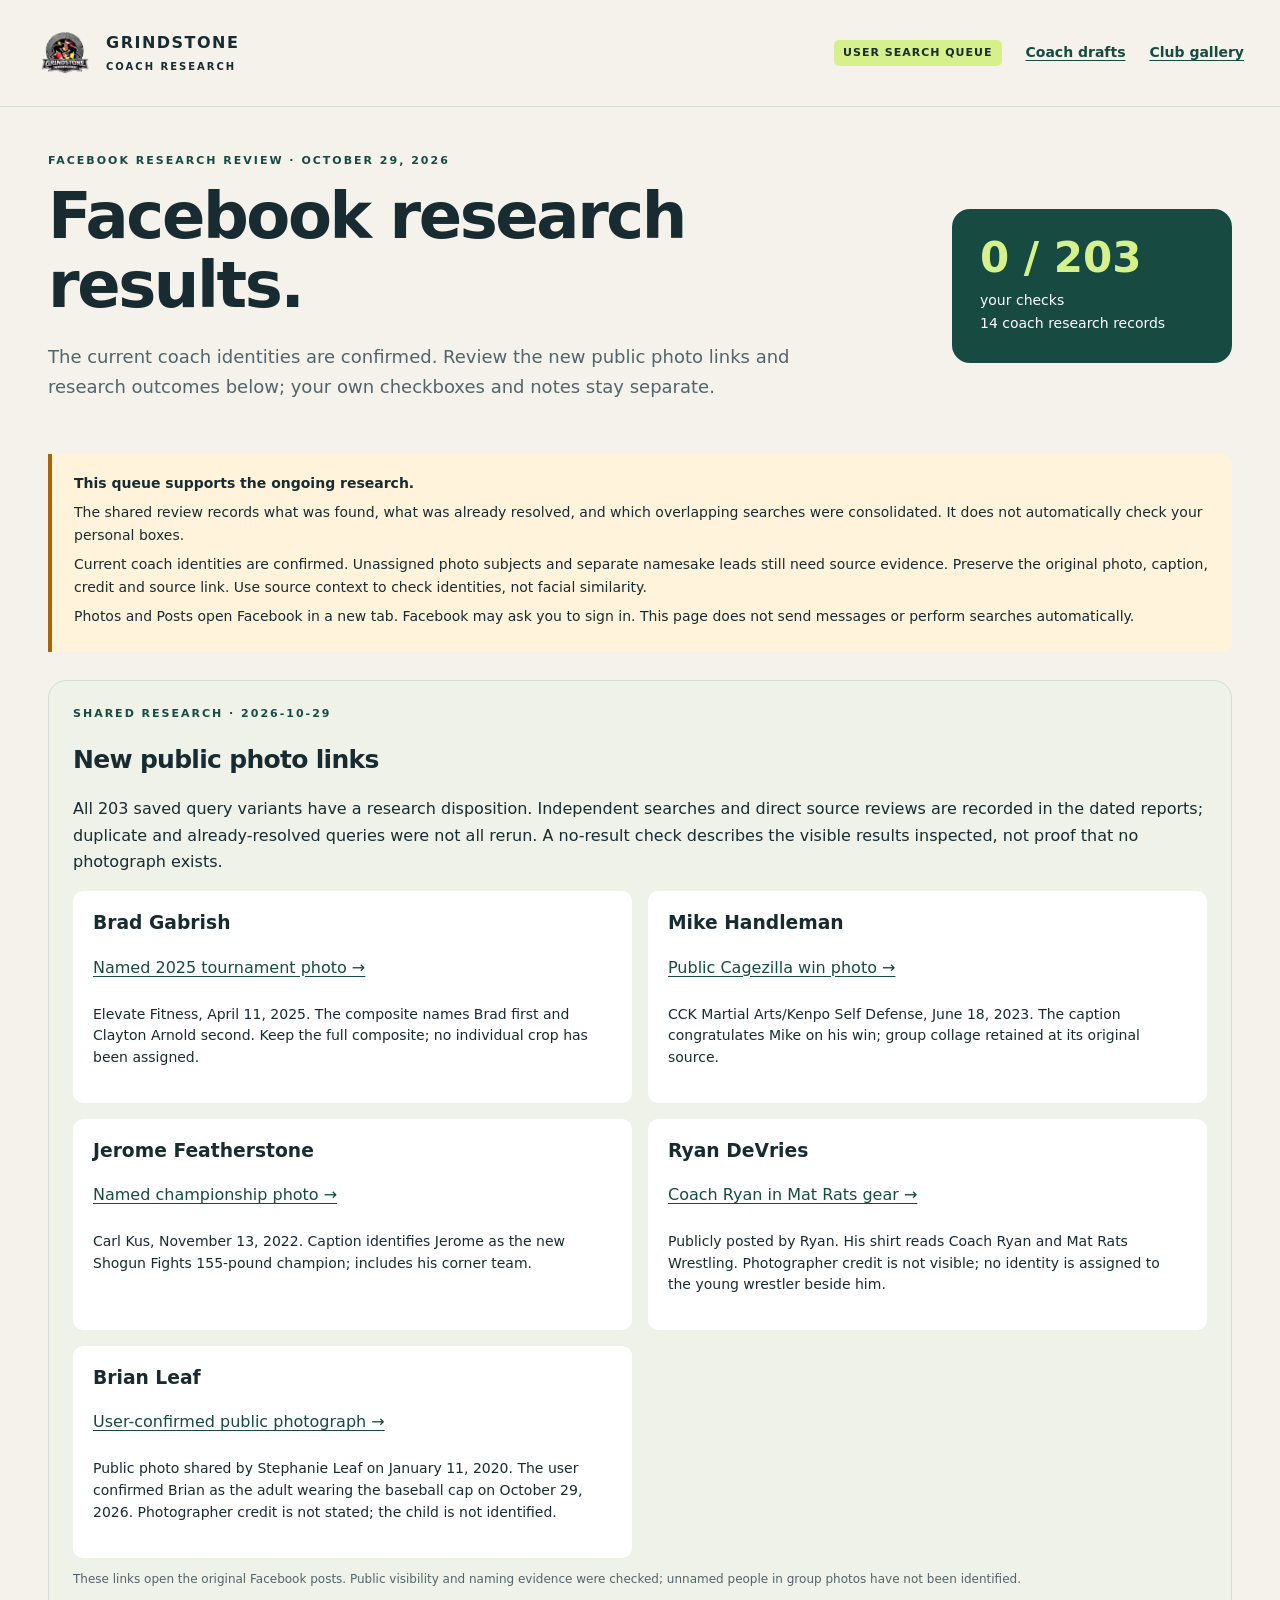
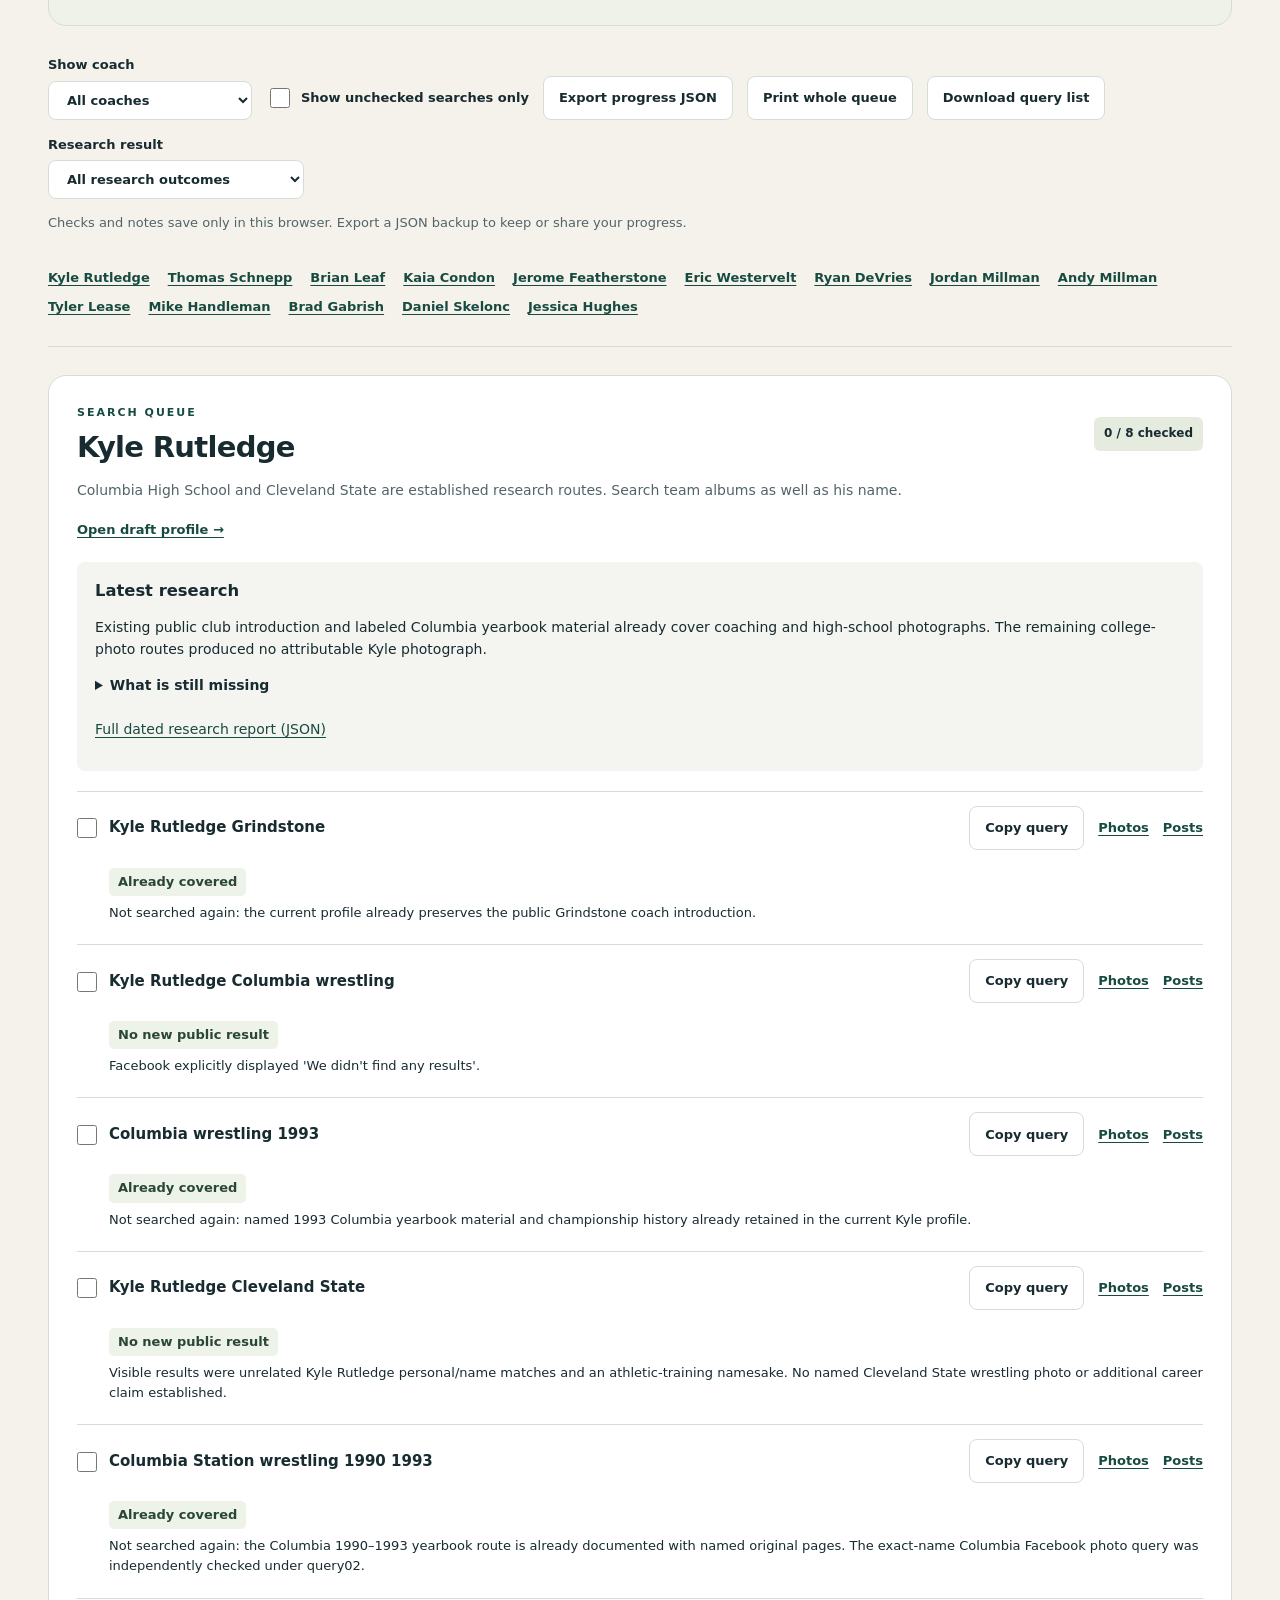
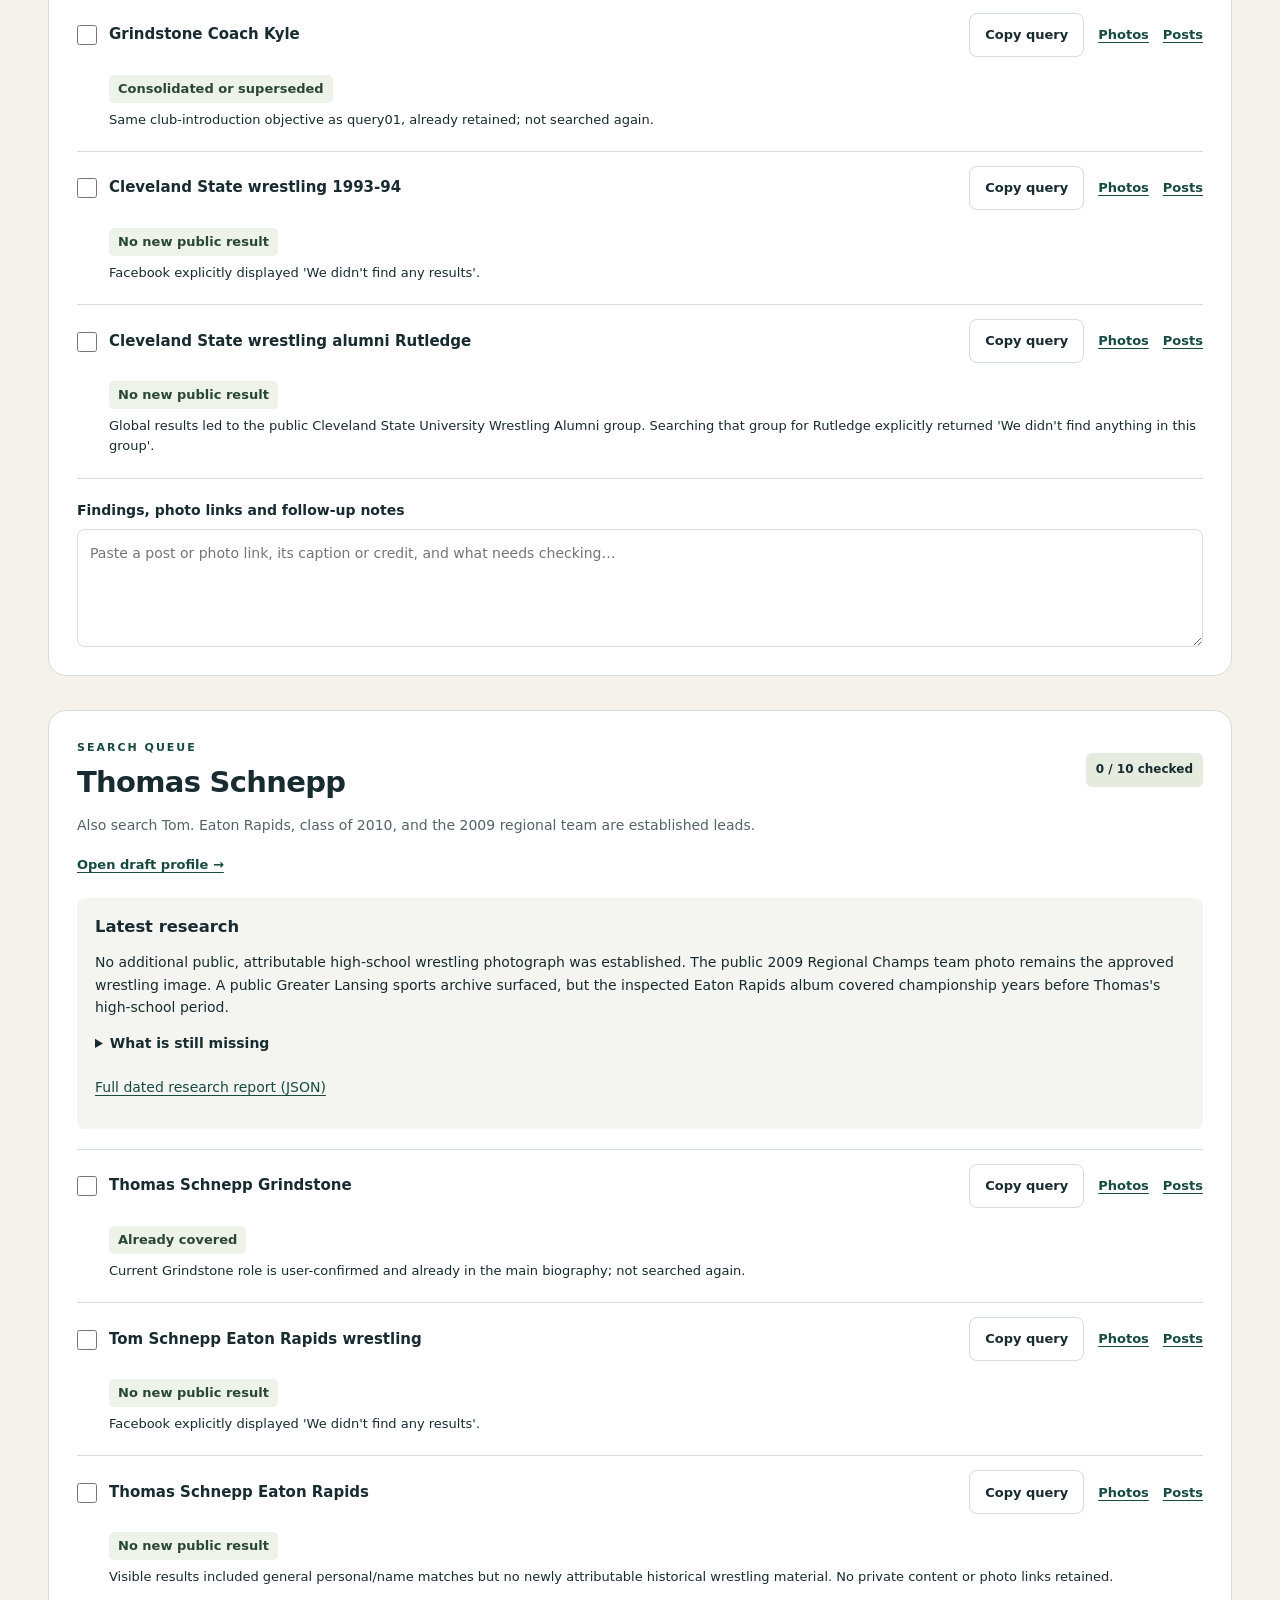
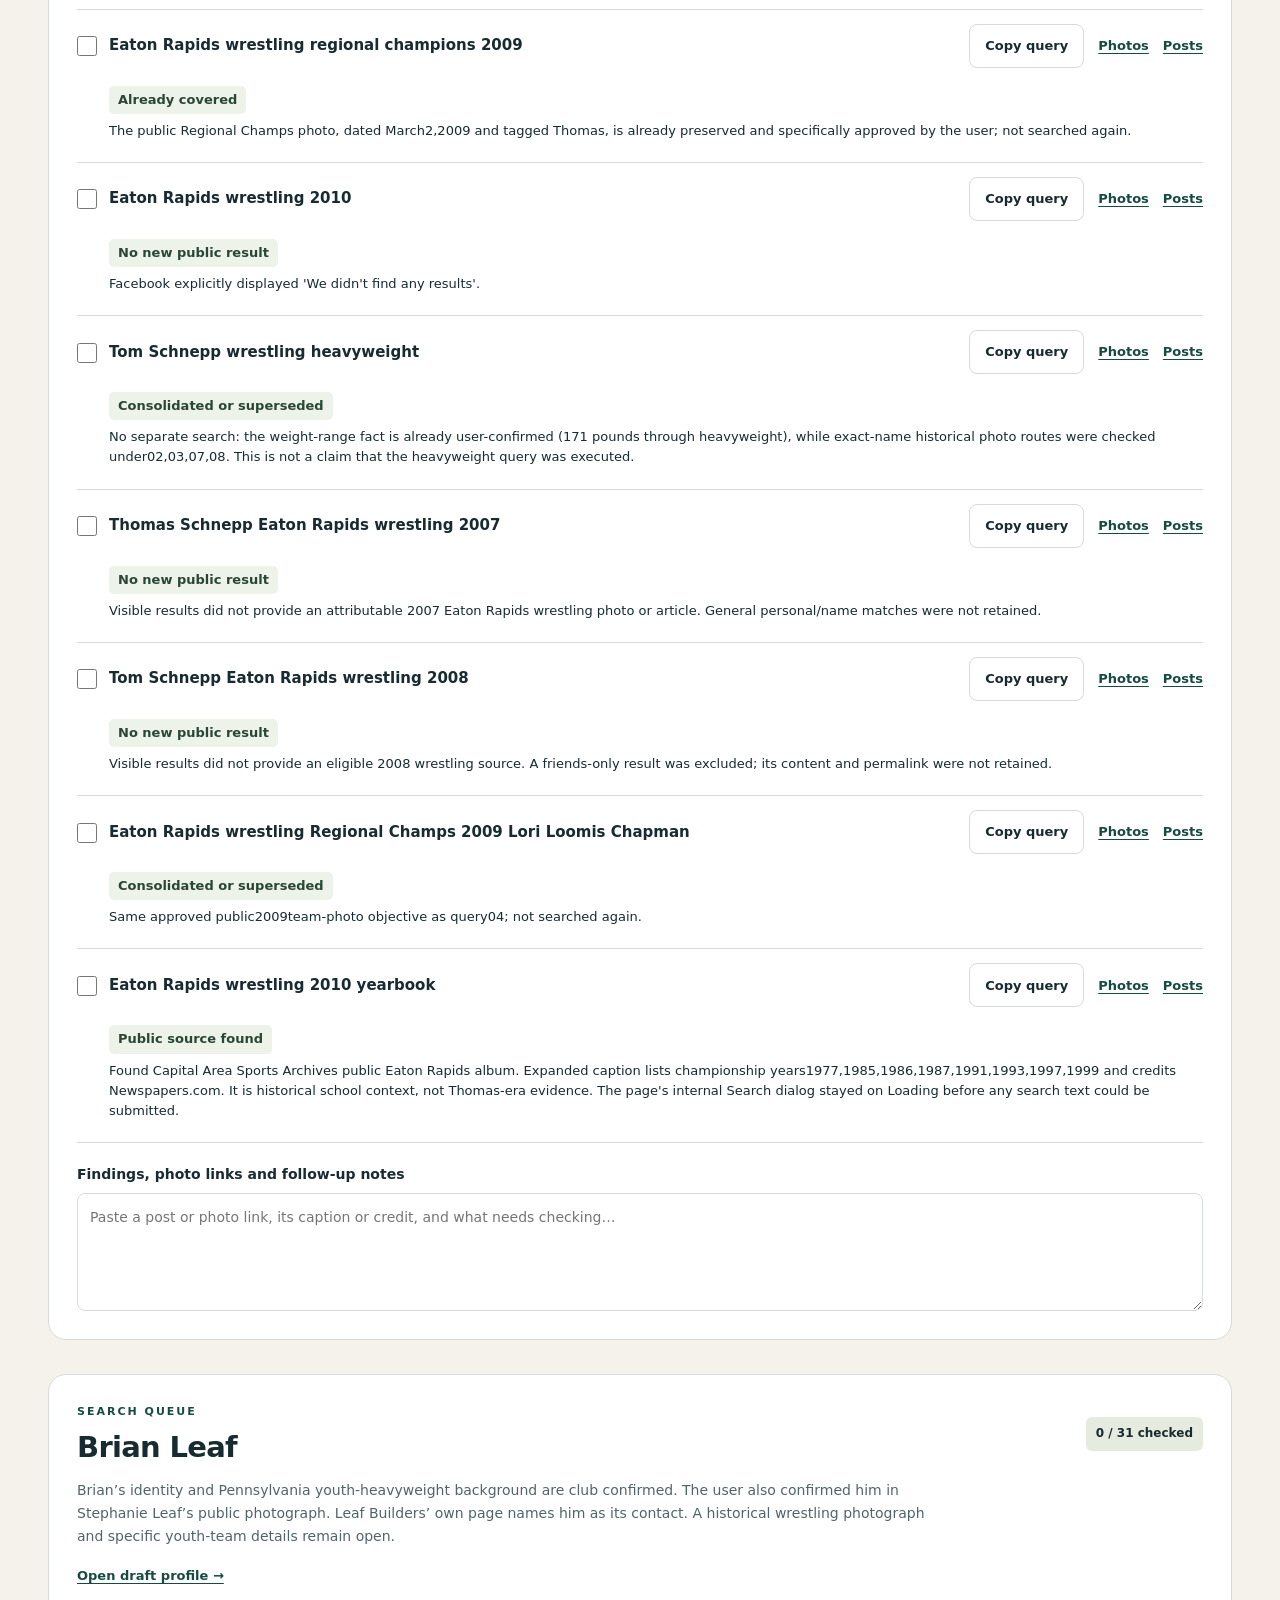
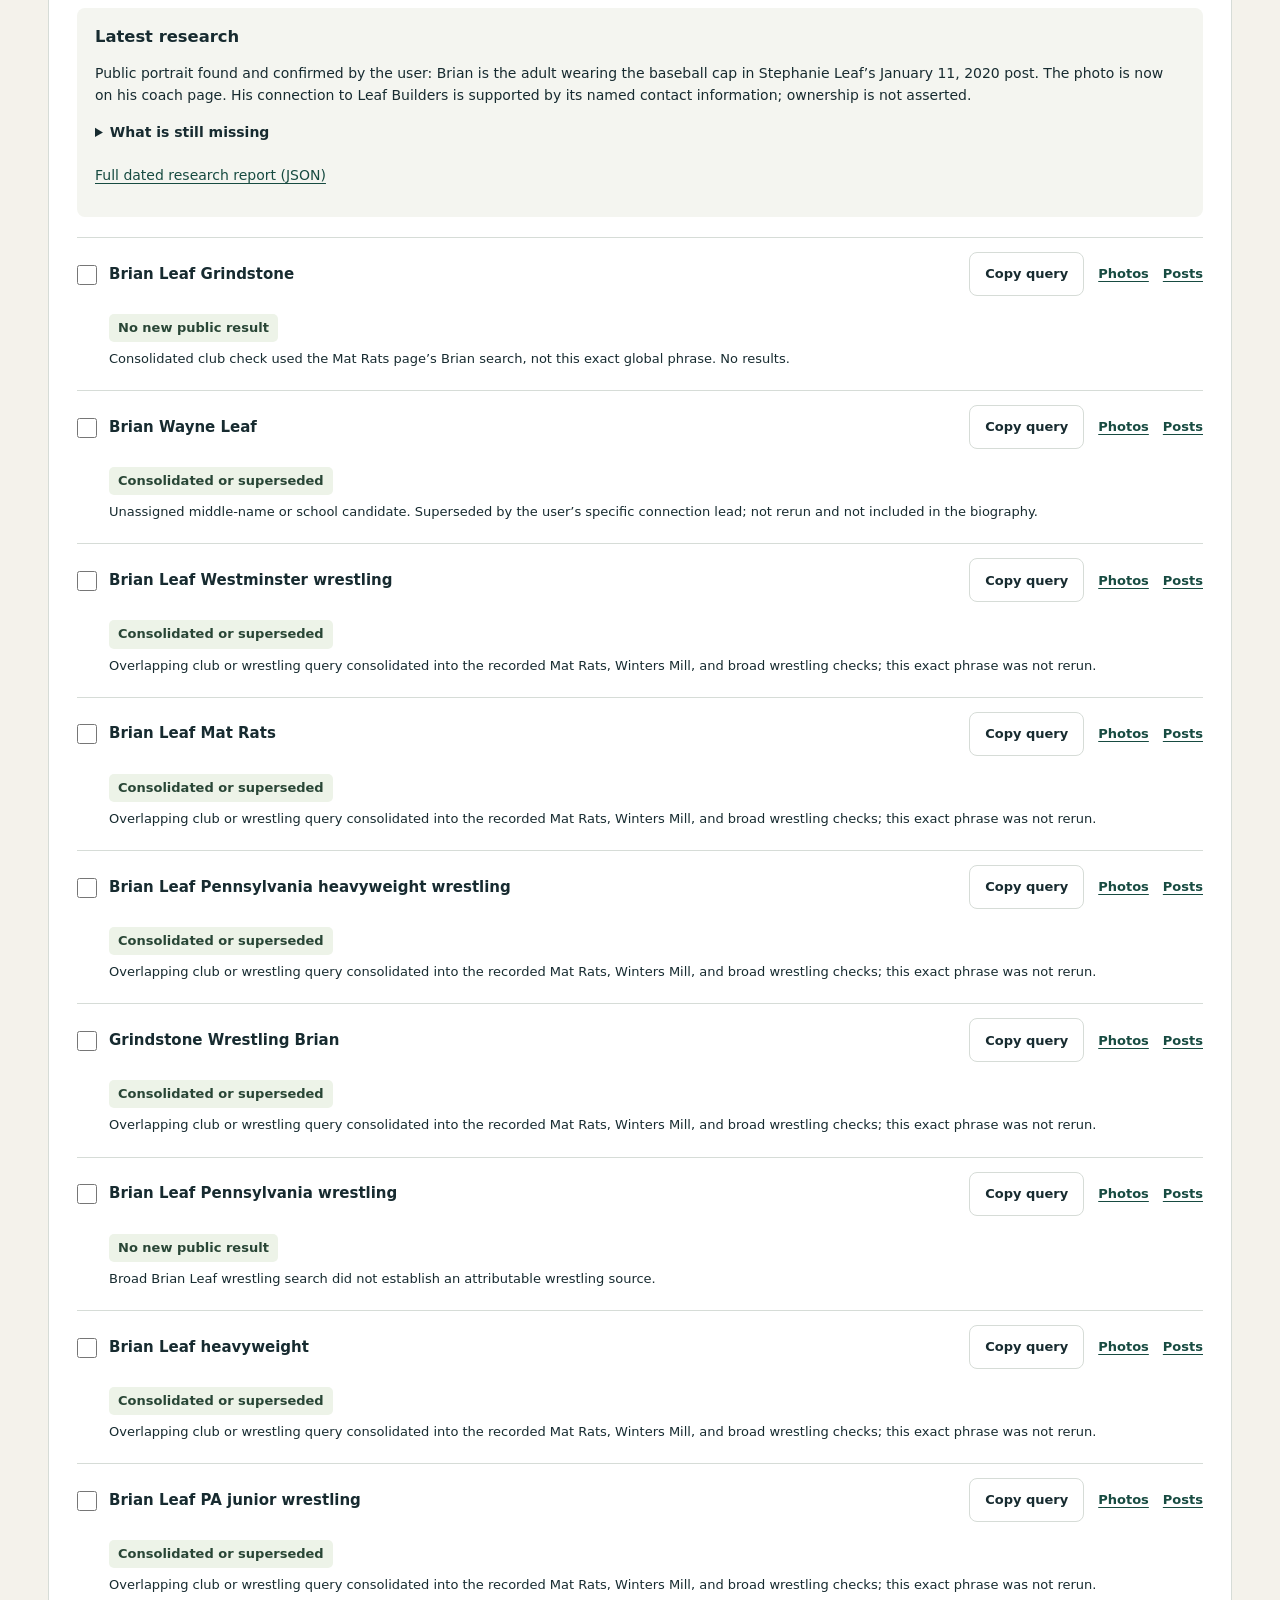
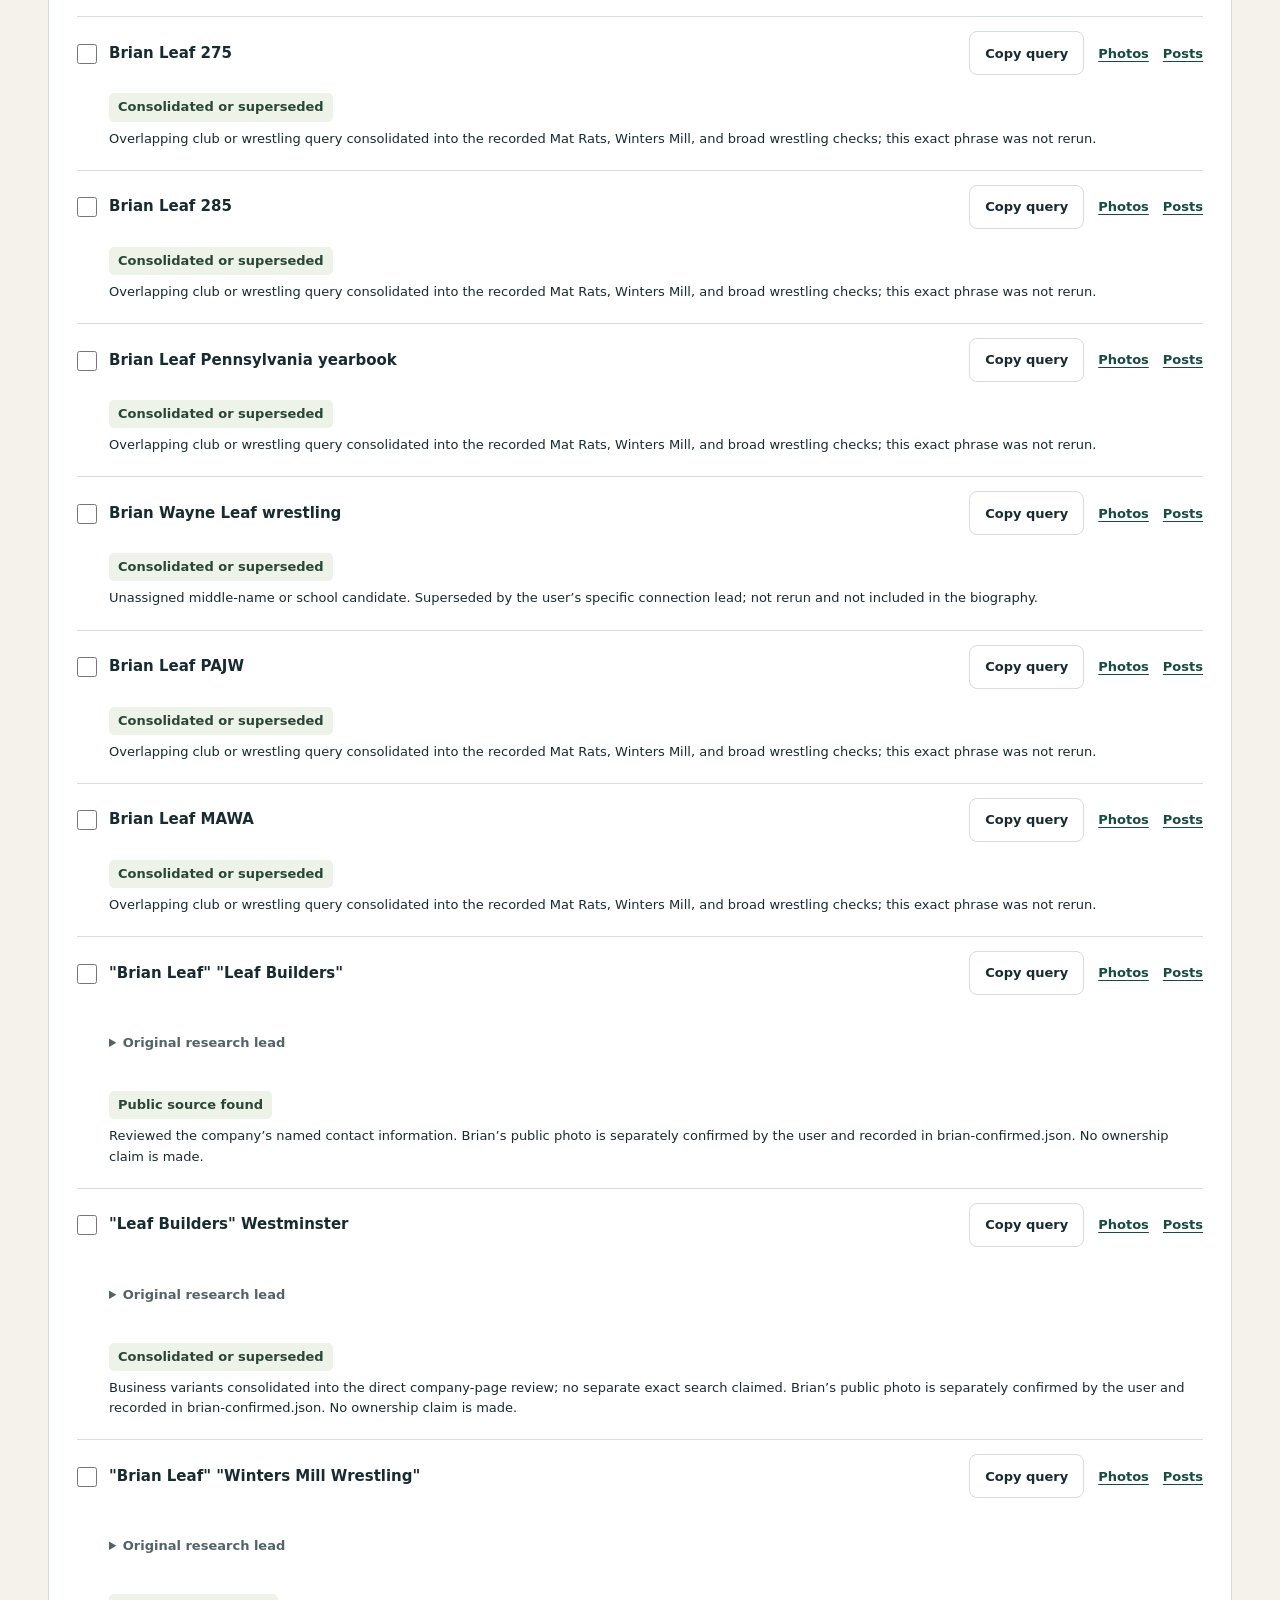
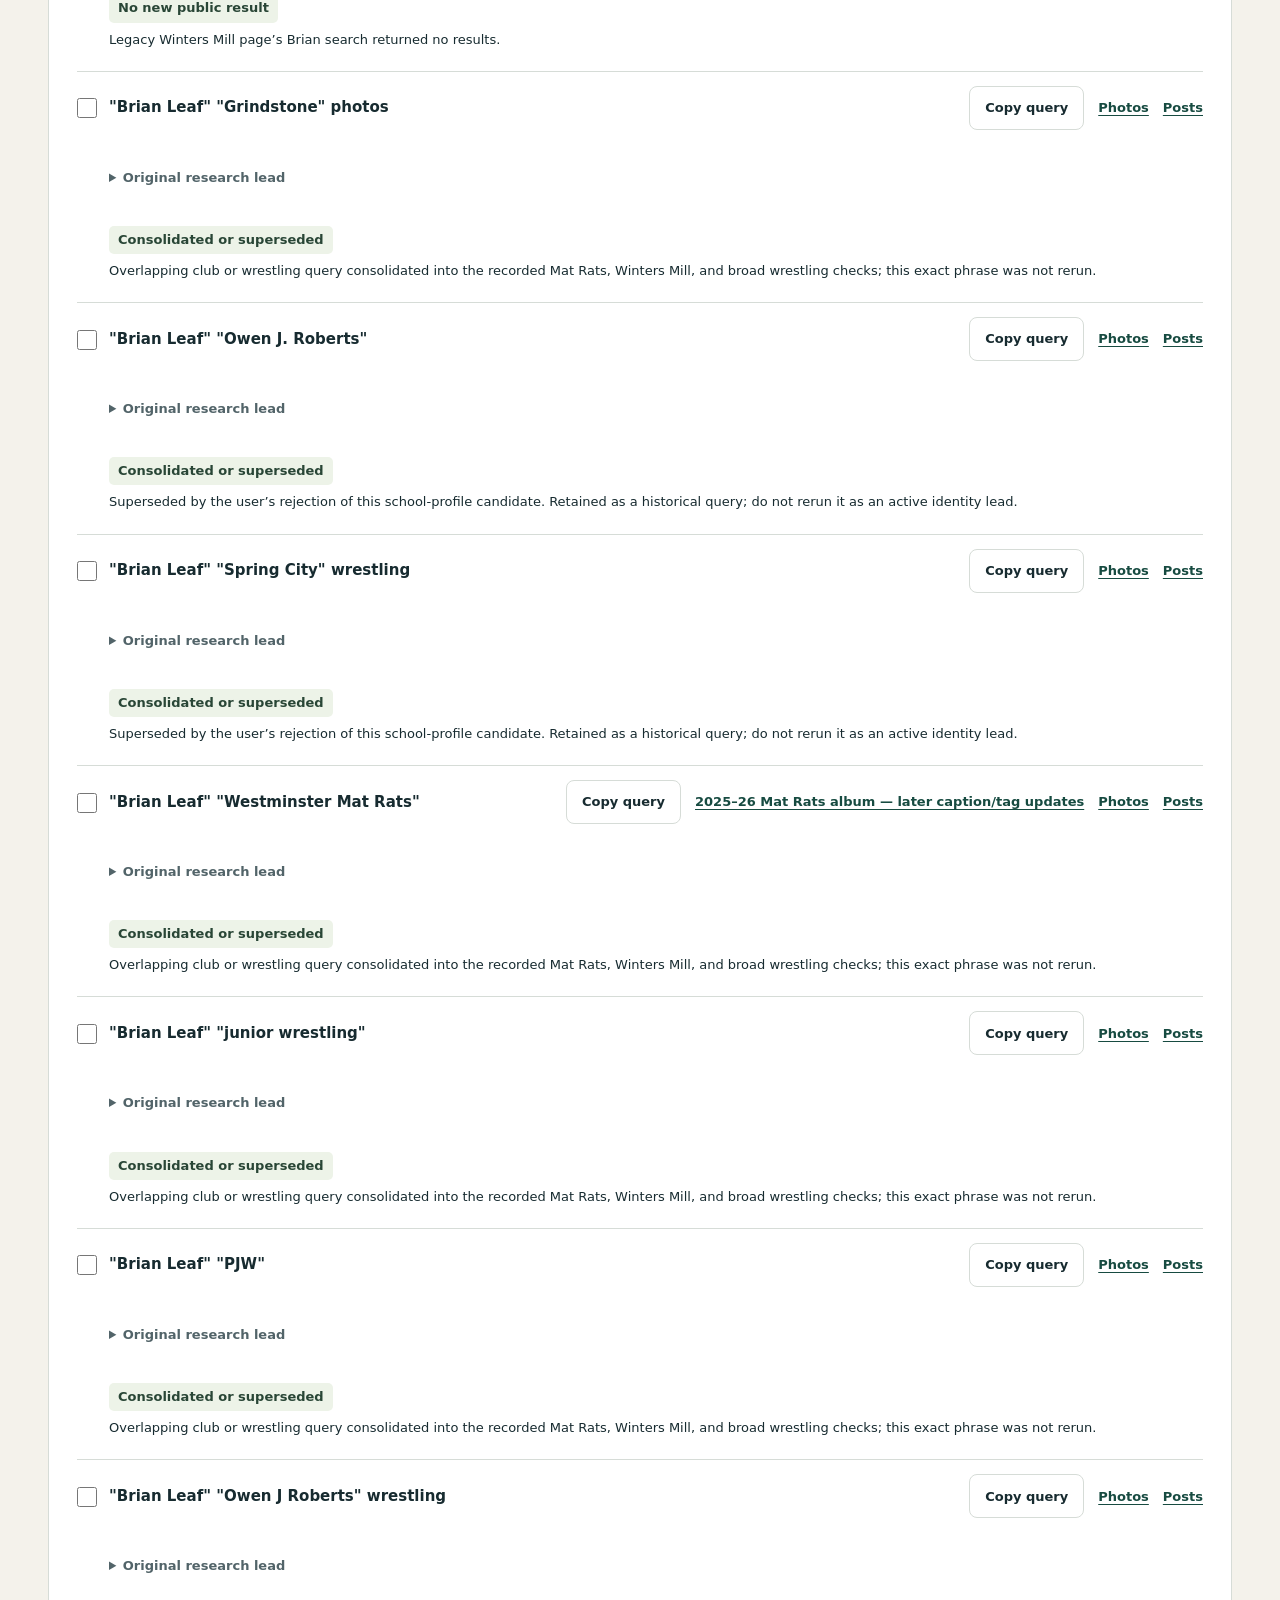
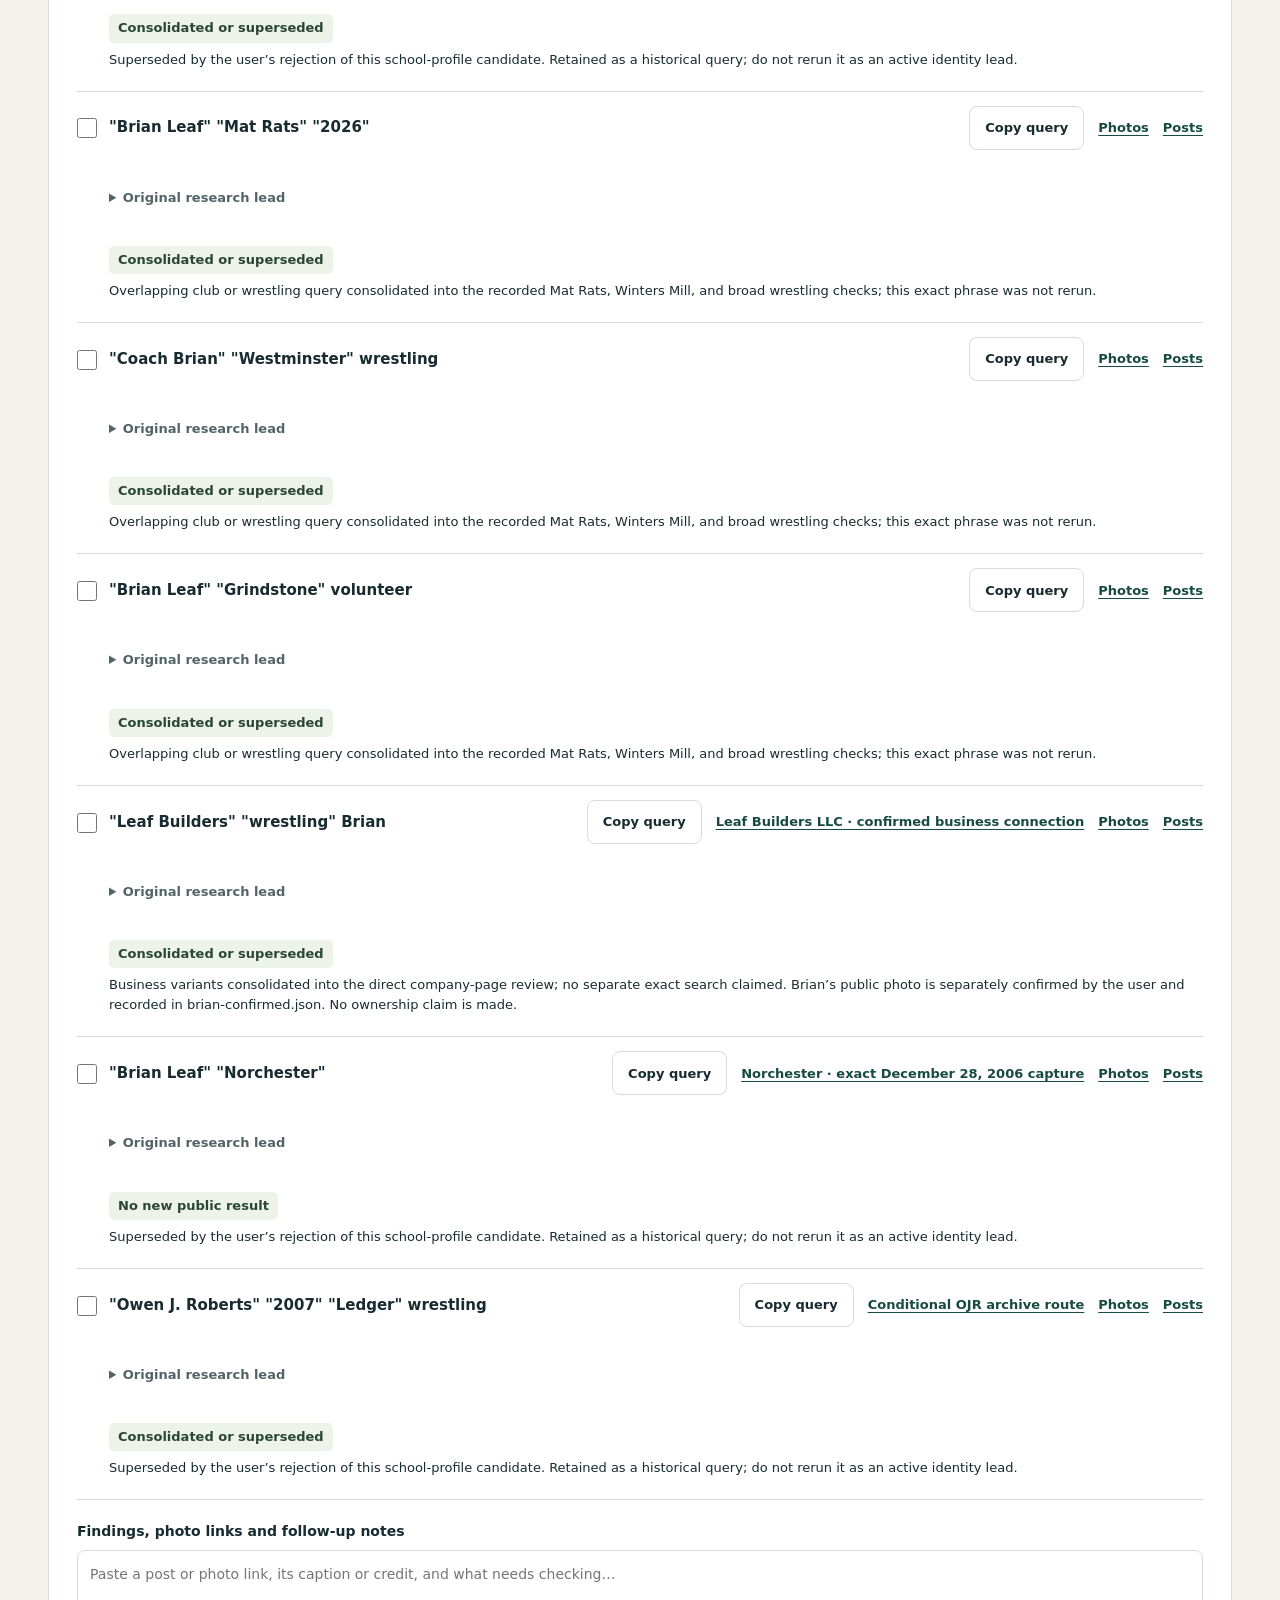
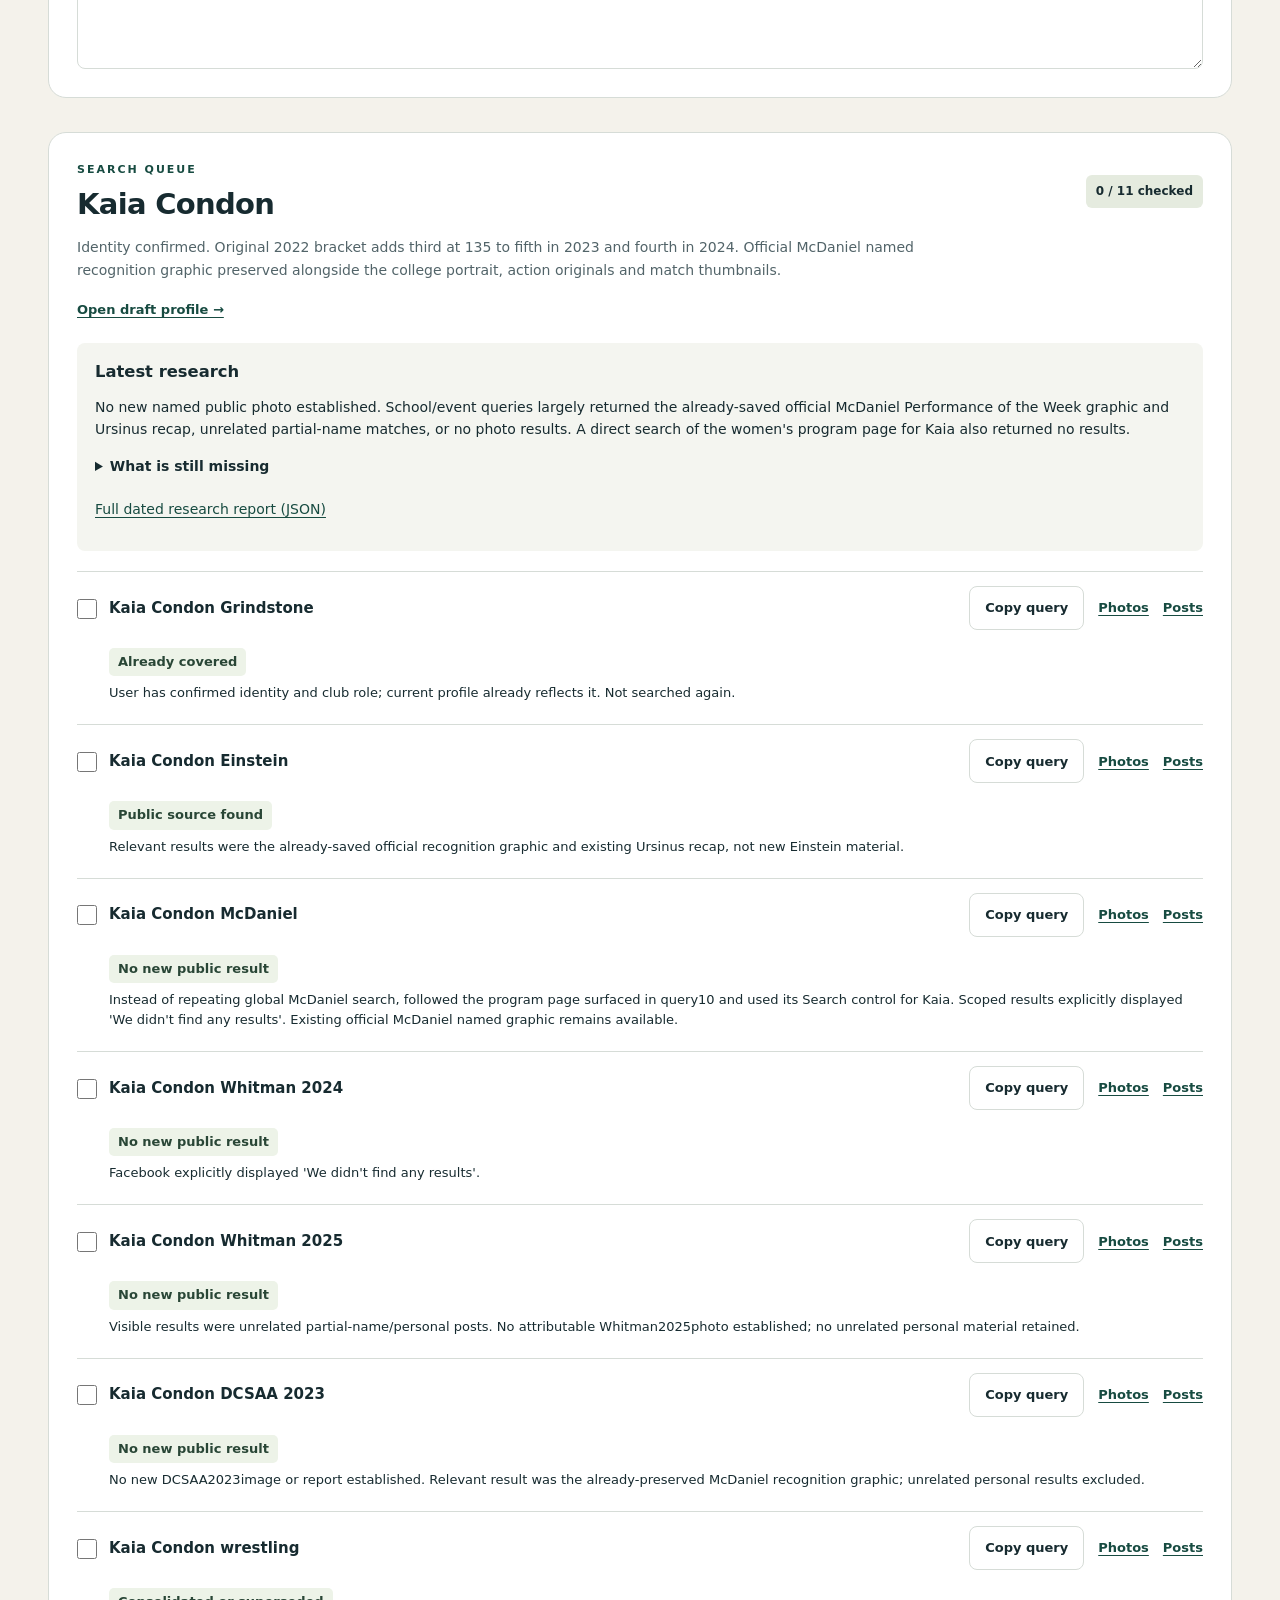
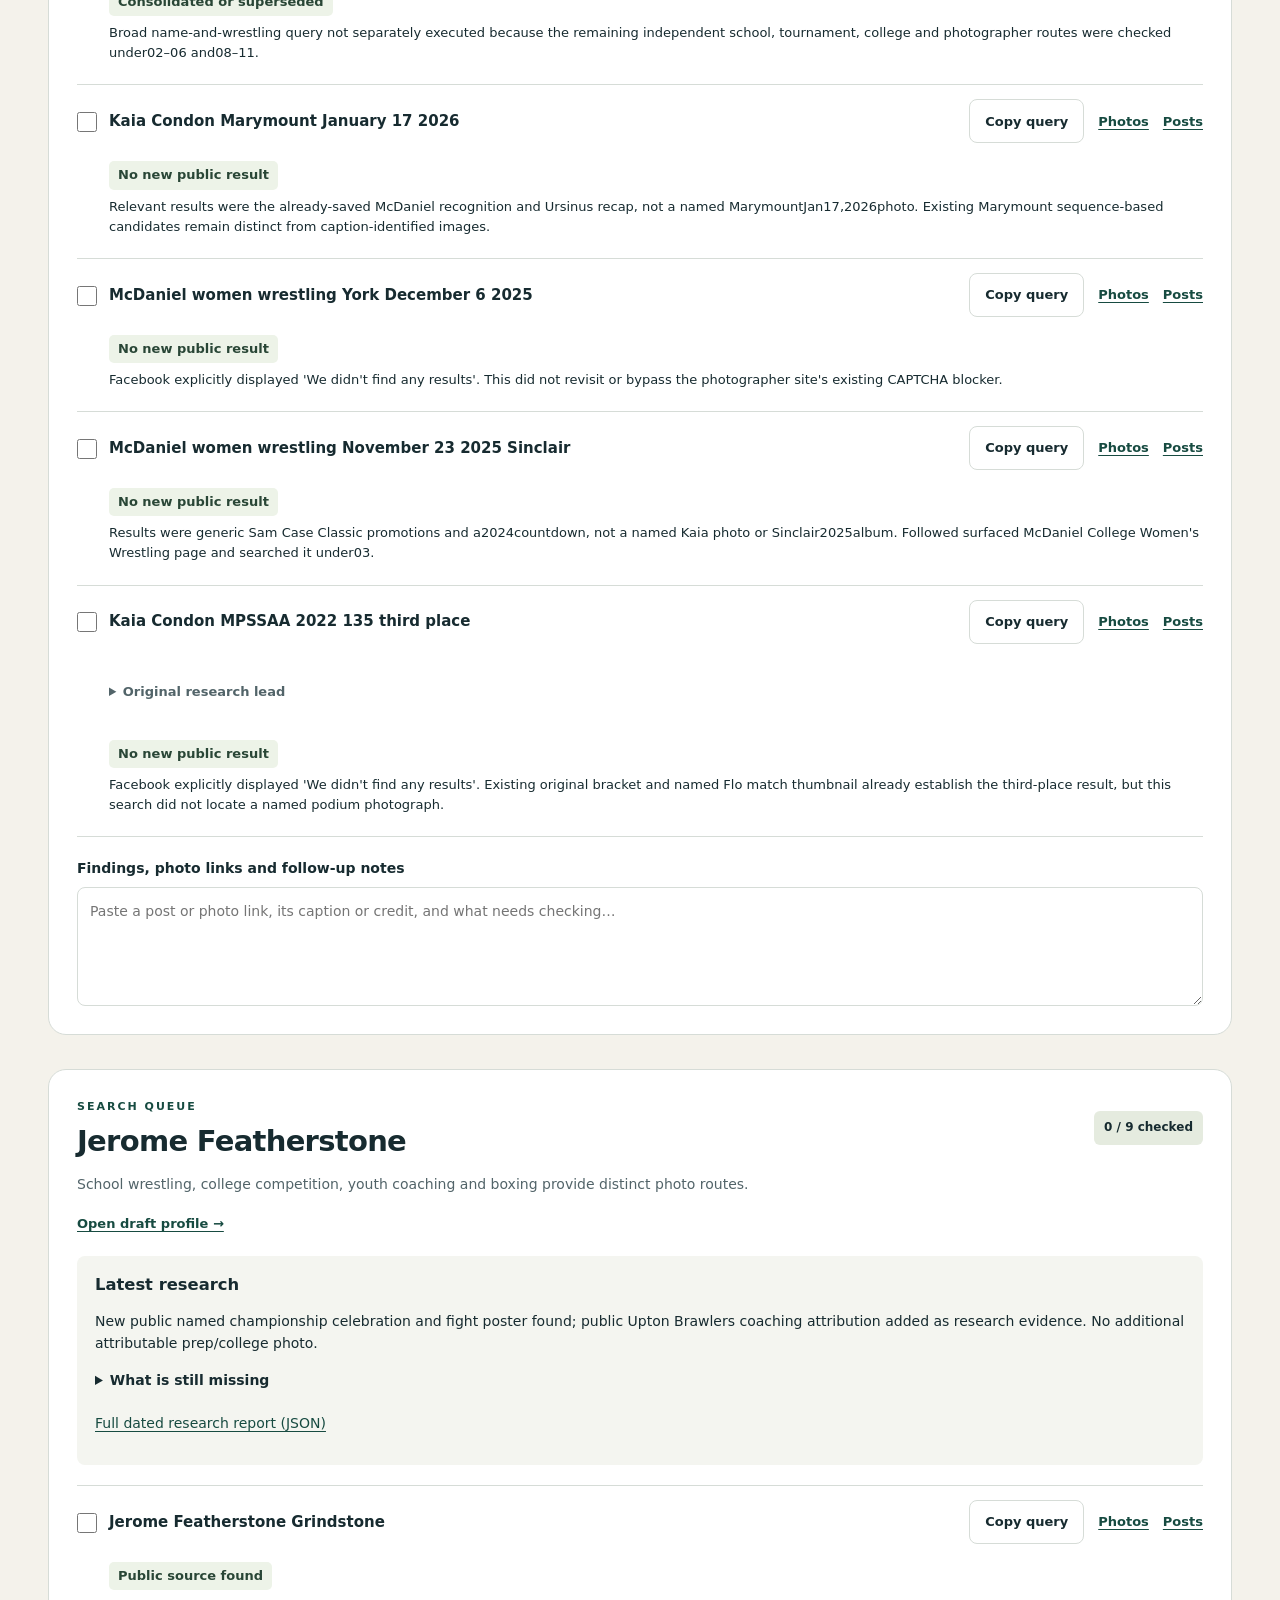
<file: coach-drafts/facebook-queue.html>
<!doctype html>
<html lang="en"><head><meta charset="utf-8"><meta name="viewport" content="width=device-width,initial-scale=1"><meta name="robots" content="noindex,nofollow"><title>Coach Facebook search queue · Grindstone</title><link rel="stylesheet" href="style.css?v=dff3bcf0617110dd"><link rel="stylesheet" href="queue.css?v=beb63147bc605a00"><script defer src="profiles.js?v=c2f93d92ef9610ea"></script><script defer src="facebook-queue.js?v=0d22d8850c032c36"></script></head><body class="queue-page"><a class="skip" href="#main">Skip to search queue</a><header class="site-head"><a class="brand" href="index.html#all"><img src="assets/grindstone-logo.png" alt=""><span>GRINDSTONE<span class="brand-sub">COACH RESEARCH</span></span></a><span class="draft-tag">USER SEARCH QUEUE</span><a class="home-link" href="index.html#all">Coach drafts</a><a class="home-link" href="club-gallery.html">Club gallery</a></header><main id="main" tabindex="-1"><section class="hero"><div><p class="eyebrow">Facebook research review · October 29, 2026</p><h1>Facebook research results.</h1><p class="intro">The current coach identities are confirmed. Review the new public photo links and research outcomes below; your own checkboxes and notes stay separate.</p></div><div class="count-panel"><strong id="queue-total">0 / 203</strong><p>your checks<br>14 coach research records</p></div></section><div class="notice queue-notice"><strong>This queue supports the ongoing research.</strong><p>The shared review records what was found, what was already resolved, and which overlapping searches were consolidated. It does not automatically check your personal boxes.</p><p>Current coach identities are confirmed. Unassigned photo subjects and separate namesake leads still need source evidence. Preserve the original photo, caption, credit and source link. Use source context to check identities, not facial similarity.</p><p>Photos and Posts open Facebook in a new tab. Facebook may ask you to sign in. This page does not send messages or perform searches automatically.</p></div><div class="queue-toolbar no-print"><label for="coach-filter">Show coach <select id="coach-filter"><option value="all">All coaches</option><option value="kyle-rutledge">Kyle Rutledge</option><option value="thomas-schnepp">Thomas Schnepp</option><option value="brian-leaf">Brian Leaf</option><option value="kaia-condon">Kaia Condon</option><option value="jerome-featherstone">Jerome Featherstone</option><option value="eric-westervelt">Eric Westervelt</option><option value="ryan-devries">Ryan DeVries</option><option value="jordan-millman">Jordan Millman</option><option value="andy-millman">Andy Millman</option><option value="tyler-lease">Tyler Lease</option><option value="mike-handleman">Mike Handleman</option><option value="brad-gabrish">Brad Gabrish</option><option value="daniel-skelonc">Daniel Skelonc</option><option value="jessica-cody-hughes">Jessica M. Hughes</option></select></label><label class="unchecked-filter"><input id="unchecked-only" type="checkbox"> Show unchecked searches only</label><button type="button" id="export-queue">Export progress JSON</button><button type="button" id="print-queue">Print whole queue</button><a class="button" href="facebook-queue.json" download="facebook-queue.json">Download query list</a></div><p id="queue-save-state" class="queue-save-state" role="status" aria-live="polite">Checks and notes save only in this browser. Export a JSON backup to keep or share your progress.</p><nav class="queue-jumps no-print" aria-label="Jump to coach"><a href="#kyle-rutledge" data-coach-jump="kyle-rutledge">Kyle Rutledge</a><a href="#thomas-schnepp" data-coach-jump="thomas-schnepp">Thomas Schnepp</a><a href="#brian-leaf" data-coach-jump="brian-leaf">Brian Leaf</a><a href="#kaia-condon" data-coach-jump="kaia-condon">Kaia Condon</a><a href="#jerome-featherstone" data-coach-jump="jerome-featherstone">Jerome Featherstone</a><a href="#eric-westervelt" data-coach-jump="eric-westervelt">Eric Westervelt</a><a href="#ryan-devries" data-coach-jump="ryan-devries">Ryan DeVries</a><a href="#jordan-millman" data-coach-jump="jordan-millman">Jordan Millman</a><a href="#andy-millman" data-coach-jump="andy-millman">Andy Millman</a><a href="#tyler-lease" data-coach-jump="tyler-lease">Tyler Lease</a><a href="#mike-handleman" data-coach-jump="mike-handleman">Mike Handleman</a><a href="#brad-gabrish" data-coach-jump="brad-gabrish">Brad Gabrish</a><a href="#daniel-skelonc" data-coach-jump="daniel-skelonc">Daniel Skelonc</a><a href="#jessica-cody-hughes" data-coach-jump="jessica-cody-hughes">Jessica Hughes</a></nav><p id="queue-empty" class="empty" hidden>No unchecked searches remain in this view. Your saved notes are below.</p><div id="queue-sections"><section class="queue-section" id="kyle-rutledge" data-coach-id="kyle-rutledge" aria-labelledby="title-kyle-rutledge"><div class="queue-section-head"><div><p class="eyebrow">Search queue</p><h2 id="title-kyle-rutledge">Kyle Rutledge</h2></div><span class="queue-progress" data-coach-progress>0 / 8 checked</span></div><p class="queue-context">Columbia High School and Cleveland State are established research routes. Search team albums as well as his name.</p><a class="queue-profile no-print" href="index.html#coach/kyle-rutledge">Open draft profile →</a><ul class="query-list"><li class="queue-row" data-query-id="kyle-rutledge-01" data-query="Kyle Rutledge Grindstone"><label class="query-label"><input type="checkbox" data-query-check id="check-kyle-rutledge-01"><span>Kyle Rutledge Grindstone</span></label><div class="query-actions"><button type="button" data-copy-query aria-label="Copy search: Kyle Rutledge Grindstone">Copy query</button><a href="https://www.facebook.com/search/photos/?q=Kyle%20Rutledge%20Grindstone" target="_blank" rel="noopener noreferrer">Photos</a><a href="https://www.facebook.com/search/posts/?q=Kyle%20Rutledge%20Grindstone" target="_blank" rel="noopener noreferrer">Posts</a></div></li><li class="queue-row" data-query-id="kyle-rutledge-02" data-query="Kyle Rutledge Columbia wrestling"><label class="query-label"><input type="checkbox" data-query-check id="check-kyle-rutledge-02"><span>Kyle Rutledge Columbia wrestling</span></label><div class="query-actions"><button type="button" data-copy-query aria-label="Copy search: Kyle Rutledge Columbia wrestling">Copy query</button><a href="https://www.facebook.com/search/photos/?q=Kyle%20Rutledge%20Columbia%20wrestling" target="_blank" rel="noopener noreferrer">Photos</a><a href="https://www.facebook.com/search/posts/?q=Kyle%20Rutledge%20Columbia%20wrestling" target="_blank" rel="noopener noreferrer">Posts</a></div></li><li class="queue-row" data-query-id="kyle-rutledge-03" data-query="Columbia wrestling 1993"><label class="query-label"><input type="checkbox" data-query-check id="check-kyle-rutledge-03"><span>Columbia wrestling 1993</span></label><div class="query-actions"><button type="button" data-copy-query aria-label="Copy search: Columbia wrestling 1993">Copy query</button><a href="https://www.facebook.com/search/photos/?q=Columbia%20wrestling%201993" target="_blank" rel="noopener noreferrer">Photos</a><a href="https://www.facebook.com/search/posts/?q=Columbia%20wrestling%201993" target="_blank" rel="noopener noreferrer">Posts</a></div></li><li class="queue-row" data-query-id="kyle-rutledge-04" data-query="Kyle Rutledge Cleveland State"><label class="query-label"><input type="checkbox" data-query-check id="check-kyle-rutledge-04"><span>Kyle Rutledge Cleveland State</span></label><div class="query-actions"><button type="button" data-copy-query aria-label="Copy search: Kyle Rutledge Cleveland State">Copy query</button><a href="https://www.facebook.com/search/photos/?q=Kyle%20Rutledge%20Cleveland%20State" target="_blank" rel="noopener noreferrer">Photos</a><a href="https://www.facebook.com/search/posts/?q=Kyle%20Rutledge%20Cleveland%20State" target="_blank" rel="noopener noreferrer">Posts</a></div></li><li class="queue-row" data-query-id="kyle-rutledge-05" data-query="Columbia Station wrestling 1990 1993"><label class="query-label"><input type="checkbox" data-query-check id="check-kyle-rutledge-05"><span>Columbia Station wrestling 1990 1993</span></label><div class="query-actions"><button type="button" data-copy-query aria-label="Copy search: Columbia Station wrestling 1990 1993">Copy query</button><a href="https://www.facebook.com/search/photos/?q=Columbia%20Station%20wrestling%201990%201993" target="_blank" rel="noopener noreferrer">Photos</a><a href="https://www.facebook.com/search/posts/?q=Columbia%20Station%20wrestling%201990%201993" target="_blank" rel="noopener noreferrer">Posts</a></div></li><li class="queue-row" data-query-id="kyle-rutledge-06" data-query="Grindstone Coach Kyle"><label class="query-label"><input type="checkbox" data-query-check id="check-kyle-rutledge-06"><span>Grindstone Coach Kyle</span></label><div class="query-actions"><button type="button" data-copy-query aria-label="Copy search: Grindstone Coach Kyle">Copy query</button><a href="https://www.facebook.com/search/photos/?q=Grindstone%20Coach%20Kyle" target="_blank" rel="noopener noreferrer">Photos</a><a href="https://www.facebook.com/search/posts/?q=Grindstone%20Coach%20Kyle" target="_blank" rel="noopener noreferrer">Posts</a></div></li><li class="queue-row" data-query-id="kyle-rutledge-07" data-query="Cleveland State wrestling 1993-94"><label class="query-label"><input type="checkbox" data-query-check id="check-kyle-rutledge-07"><span>Cleveland State wrestling 1993-94</span></label><div class="query-actions"><button type="button" data-copy-query aria-label="Copy search: Cleveland State wrestling 1993-94">Copy query</button><a href="https://www.facebook.com/search/photos/?q=Cleveland%20State%20wrestling%201993-94" target="_blank" rel="noopener noreferrer">Photos</a><a href="https://www.facebook.com/search/posts/?q=Cleveland%20State%20wrestling%201993-94" target="_blank" rel="noopener noreferrer">Posts</a></div></li><li class="queue-row" data-query-id="kyle-rutledge-08" data-query="Cleveland State wrestling alumni Rutledge"><label class="query-label"><input type="checkbox" data-query-check id="check-kyle-rutledge-08"><span>Cleveland State wrestling alumni Rutledge</span></label><div class="query-actions"><button type="button" data-copy-query aria-label="Copy search: Cleveland State wrestling alumni Rutledge">Copy query</button><a href="https://www.facebook.com/search/photos/?q=Cleveland%20State%20wrestling%20alumni%20Rutledge" target="_blank" rel="noopener noreferrer">Photos</a><a href="https://www.facebook.com/search/posts/?q=Cleveland%20State%20wrestling%20alumni%20Rutledge" target="_blank" rel="noopener noreferrer">Posts</a></div></li></ul><div class="queue-notes"><label for="notes-kyle-rutledge">Findings, photo links and follow-up notes</label><textarea id="notes-kyle-rutledge" data-coach-notes rows="4" placeholder="Paste a post or photo link, its caption or credit, and what needs checking…"></textarea><div class="queue-print-notes" data-print-notes>No notes recorded.</div></div></section><section class="queue-section" id="thomas-schnepp" data-coach-id="thomas-schnepp" aria-labelledby="title-thomas-schnepp"><div class="queue-section-head"><div><p class="eyebrow">Search queue</p><h2 id="title-thomas-schnepp">Thomas Schnepp</h2></div><span class="queue-progress" data-coach-progress>0 / 10 checked</span></div><p class="queue-context">Also search Tom. Eaton Rapids, class of 2010, and the 2009 regional team are established leads.</p><a class="queue-profile no-print" href="index.html#coach/thomas-schnepp">Open draft profile →</a><ul class="query-list"><li class="queue-row" data-query-id="thomas-schnepp-01" data-query="Thomas Schnepp Grindstone"><label class="query-label"><input type="checkbox" data-query-check id="check-thomas-schnepp-01"><span>Thomas Schnepp Grindstone</span></label><div class="query-actions"><button type="button" data-copy-query aria-label="Copy search: Thomas Schnepp Grindstone">Copy query</button><a href="https://www.facebook.com/search/photos/?q=Thomas%20Schnepp%20Grindstone" target="_blank" rel="noopener noreferrer">Photos</a><a href="https://www.facebook.com/search/posts/?q=Thomas%20Schnepp%20Grindstone" target="_blank" rel="noopener noreferrer">Posts</a></div></li><li class="queue-row" data-query-id="thomas-schnepp-02" data-query="Tom Schnepp Eaton Rapids wrestling"><label class="query-label"><input type="checkbox" data-query-check id="check-thomas-schnepp-02"><span>Tom Schnepp Eaton Rapids wrestling</span></label><div class="query-actions"><button type="button" data-copy-query aria-label="Copy search: Tom Schnepp Eaton Rapids wrestling">Copy query</button><a href="https://www.facebook.com/search/photos/?q=Tom%20Schnepp%20Eaton%20Rapids%20wrestling" target="_blank" rel="noopener noreferrer">Photos</a><a href="https://www.facebook.com/search/posts/?q=Tom%20Schnepp%20Eaton%20Rapids%20wrestling" target="_blank" rel="noopener noreferrer">Posts</a></div></li><li class="queue-row" data-query-id="thomas-schnepp-03" data-query="Thomas Schnepp Eaton Rapids"><label class="query-label"><input type="checkbox" data-query-check id="check-thomas-schnepp-03"><span>Thomas Schnepp Eaton Rapids</span></label><div class="query-actions"><button type="button" data-copy-query aria-label="Copy search: Thomas Schnepp Eaton Rapids">Copy query</button><a href="https://www.facebook.com/search/photos/?q=Thomas%20Schnepp%20Eaton%20Rapids" target="_blank" rel="noopener noreferrer">Photos</a><a href="https://www.facebook.com/search/posts/?q=Thomas%20Schnepp%20Eaton%20Rapids" target="_blank" rel="noopener noreferrer">Posts</a></div></li><li class="queue-row" data-query-id="thomas-schnepp-04" data-query="Eaton Rapids wrestling regional champions 2009"><label class="query-label"><input type="checkbox" data-query-check id="check-thomas-schnepp-04"><span>Eaton Rapids wrestling regional champions 2009</span></label><div class="query-actions"><button type="button" data-copy-query aria-label="Copy search: Eaton Rapids wrestling regional champions 2009">Copy query</button><a href="https://www.facebook.com/search/photos/?q=Eaton%20Rapids%20wrestling%20regional%20champions%202009" target="_blank" rel="noopener noreferrer">Photos</a><a href="https://www.facebook.com/search/posts/?q=Eaton%20Rapids%20wrestling%20regional%20champions%202009" target="_blank" rel="noopener noreferrer">Posts</a></div></li><li class="queue-row" data-query-id="thomas-schnepp-05" data-query="Eaton Rapids wrestling 2010"><label class="query-label"><input type="checkbox" data-query-check id="check-thomas-schnepp-05"><span>Eaton Rapids wrestling 2010</span></label><div class="query-actions"><button type="button" data-copy-query aria-label="Copy search: Eaton Rapids wrestling 2010">Copy query</button><a href="https://www.facebook.com/search/photos/?q=Eaton%20Rapids%20wrestling%202010" target="_blank" rel="noopener noreferrer">Photos</a><a href="https://www.facebook.com/search/posts/?q=Eaton%20Rapids%20wrestling%202010" target="_blank" rel="noopener noreferrer">Posts</a></div></li><li class="queue-row" data-query-id="thomas-schnepp-06" data-query="Tom Schnepp wrestling heavyweight"><label class="query-label"><input type="checkbox" data-query-check id="check-thomas-schnepp-06"><span>Tom Schnepp wrestling heavyweight</span></label><div class="query-actions"><button type="button" data-copy-query aria-label="Copy search: Tom Schnepp wrestling heavyweight">Copy query</button><a href="https://www.facebook.com/search/photos/?q=Tom%20Schnepp%20wrestling%20heavyweight" target="_blank" rel="noopener noreferrer">Photos</a><a href="https://www.facebook.com/search/posts/?q=Tom%20Schnepp%20wrestling%20heavyweight" target="_blank" rel="noopener noreferrer">Posts</a></div></li><li class="queue-row" data-query-id="thomas-schnepp-07" data-query="Thomas Schnepp Eaton Rapids wrestling 2007"><label class="query-label"><input type="checkbox" data-query-check id="check-thomas-schnepp-07"><span>Thomas Schnepp Eaton Rapids wrestling 2007</span></label><div class="query-actions"><button type="button" data-copy-query aria-label="Copy search: Thomas Schnepp Eaton Rapids wrestling 2007">Copy query</button><a href="https://www.facebook.com/search/photos/?q=Thomas%20Schnepp%20Eaton%20Rapids%20wrestling%202007" target="_blank" rel="noopener noreferrer">Photos</a><a href="https://www.facebook.com/search/posts/?q=Thomas%20Schnepp%20Eaton%20Rapids%20wrestling%202007" target="_blank" rel="noopener noreferrer">Posts</a></div></li><li class="queue-row" data-query-id="thomas-schnepp-08" data-query="Tom Schnepp Eaton Rapids wrestling 2008"><label class="query-label"><input type="checkbox" data-query-check id="check-thomas-schnepp-08"><span>Tom Schnepp Eaton Rapids wrestling 2008</span></label><div class="query-actions"><button type="button" data-copy-query aria-label="Copy search: Tom Schnepp Eaton Rapids wrestling 2008">Copy query</button><a href="https://www.facebook.com/search/photos/?q=Tom%20Schnepp%20Eaton%20Rapids%20wrestling%202008" target="_blank" rel="noopener noreferrer">Photos</a><a href="https://www.facebook.com/search/posts/?q=Tom%20Schnepp%20Eaton%20Rapids%20wrestling%202008" target="_blank" rel="noopener noreferrer">Posts</a></div></li><li class="queue-row" data-query-id="thomas-schnepp-09" data-query="Eaton Rapids wrestling Regional Champs 2009 Lori Loomis Chapman"><label class="query-label"><input type="checkbox" data-query-check id="check-thomas-schnepp-09"><span>Eaton Rapids wrestling Regional Champs 2009 Lori Loomis Chapman</span></label><div class="query-actions"><button type="button" data-copy-query aria-label="Copy search: Eaton Rapids wrestling Regional Champs 2009 Lori Loomis Chapman">Copy query</button><a href="https://www.facebook.com/search/photos/?q=Eaton%20Rapids%20wrestling%20Regional%20Champs%202009%20Lori%20Loomis%20Chapman" target="_blank" rel="noopener noreferrer">Photos</a><a href="https://www.facebook.com/search/posts/?q=Eaton%20Rapids%20wrestling%20Regional%20Champs%202009%20Lori%20Loomis%20Chapman" target="_blank" rel="noopener noreferrer">Posts</a></div></li><li class="queue-row" data-query-id="thomas-schnepp-10" data-query="Eaton Rapids wrestling 2010 yearbook"><label class="query-label"><input type="checkbox" data-query-check id="check-thomas-schnepp-10"><span>Eaton Rapids wrestling 2010 yearbook</span></label><div class="query-actions"><button type="button" data-copy-query aria-label="Copy search: Eaton Rapids wrestling 2010 yearbook">Copy query</button><a href="https://www.facebook.com/search/photos/?q=Eaton%20Rapids%20wrestling%202010%20yearbook" target="_blank" rel="noopener noreferrer">Photos</a><a href="https://www.facebook.com/search/posts/?q=Eaton%20Rapids%20wrestling%202010%20yearbook" target="_blank" rel="noopener noreferrer">Posts</a></div></li></ul><div class="queue-notes"><label for="notes-thomas-schnepp">Findings, photo links and follow-up notes</label><textarea id="notes-thomas-schnepp" data-coach-notes rows="4" placeholder="Paste a post or photo link, its caption or credit, and what needs checking…"></textarea><div class="queue-print-notes" data-print-notes>No notes recorded.</div></div></section><section class="queue-section" id="brian-leaf" data-coach-id="brian-leaf" aria-labelledby="title-brian-leaf"><div class="queue-section-head"><div><p class="eyebrow">Search queue</p><h2 id="title-brian-leaf">Brian Leaf</h2></div><span class="queue-progress" data-coach-progress>0 / 31 checked</span></div><p class="queue-context">Brian’s identity and Pennsylvania youth-heavyweight background are club confirmed. The user also confirmed him in Stephanie Leaf’s public photograph. Leaf Builders’ own page names him as its contact. A historical wrestling photograph and specific youth-team details remain open.</p><a class="queue-profile no-print" href="index.html#coach/brian-leaf">Open draft profile →</a><ul class="query-list"><li class="queue-row" data-query-id="brian-leaf-01" data-query="Brian Leaf Grindstone"><label class="query-label"><input type="checkbox" data-query-check id="check-brian-leaf-01"><span>Brian Leaf Grindstone</span></label><div class="query-actions"><button type="button" data-copy-query aria-label="Copy search: Brian Leaf Grindstone">Copy query</button><a href="https://www.facebook.com/search/photos/?q=Brian%20Leaf%20Grindstone" target="_blank" rel="noopener noreferrer">Photos</a><a href="https://www.facebook.com/search/posts/?q=Brian%20Leaf%20Grindstone" target="_blank" rel="noopener noreferrer">Posts</a></div></li><li class="queue-row" data-query-id="brian-leaf-02" data-query="Brian Wayne Leaf"><label class="query-label"><input type="checkbox" data-query-check id="check-brian-leaf-02"><span>Brian Wayne Leaf</span></label><div class="query-actions"><button type="button" data-copy-query aria-label="Copy search: Brian Wayne Leaf">Copy query</button><a href="https://www.facebook.com/search/photos/?q=Brian%20Wayne%20Leaf" target="_blank" rel="noopener noreferrer">Photos</a><a href="https://www.facebook.com/search/posts/?q=Brian%20Wayne%20Leaf" target="_blank" rel="noopener noreferrer">Posts</a></div></li><li class="queue-row" data-query-id="brian-leaf-03" data-query="Brian Leaf Westminster wrestling"><label class="query-label"><input type="checkbox" data-query-check id="check-brian-leaf-03"><span>Brian Leaf Westminster wrestling</span></label><div class="query-actions"><button type="button" data-copy-query aria-label="Copy search: Brian Leaf Westminster wrestling">Copy query</button><a href="https://www.facebook.com/search/photos/?q=Brian%20Leaf%20Westminster%20wrestling" target="_blank" rel="noopener noreferrer">Photos</a><a href="https://www.facebook.com/search/posts/?q=Brian%20Leaf%20Westminster%20wrestling" target="_blank" rel="noopener noreferrer">Posts</a></div></li><li class="queue-row" data-query-id="brian-leaf-04" data-query="Brian Leaf Mat Rats"><label class="query-label"><input type="checkbox" data-query-check id="check-brian-leaf-04"><span>Brian Leaf Mat Rats</span></label><div class="query-actions"><button type="button" data-copy-query aria-label="Copy search: Brian Leaf Mat Rats">Copy query</button><a href="https://www.facebook.com/search/photos/?q=Brian%20Leaf%20Mat%20Rats" target="_blank" rel="noopener noreferrer">Photos</a><a href="https://www.facebook.com/search/posts/?q=Brian%20Leaf%20Mat%20Rats" target="_blank" rel="noopener noreferrer">Posts</a></div></li><li class="queue-row" data-query-id="brian-leaf-13" data-query="Brian Leaf Pennsylvania heavyweight wrestling"><label class="query-label"><input type="checkbox" data-query-check id="check-brian-leaf-13"><span>Brian Leaf Pennsylvania heavyweight wrestling</span></label><div class="query-actions"><button type="button" data-copy-query aria-label="Copy search: Brian Leaf Pennsylvania heavyweight wrestling">Copy query</button><a href="https://www.facebook.com/search/photos/?q=Brian%20Leaf%20Pennsylvania%20heavyweight%20wrestling" target="_blank" rel="noopener noreferrer">Photos</a><a href="https://www.facebook.com/search/posts/?q=Brian%20Leaf%20Pennsylvania%20heavyweight%20wrestling" target="_blank" rel="noopener noreferrer">Posts</a></div></li><li class="queue-row" data-query-id="brian-leaf-06" data-query="Grindstone Wrestling Brian"><label class="query-label"><input type="checkbox" data-query-check id="check-brian-leaf-06"><span>Grindstone Wrestling Brian</span></label><div class="query-actions"><button type="button" data-copy-query aria-label="Copy search: Grindstone Wrestling Brian">Copy query</button><a href="https://www.facebook.com/search/photos/?q=Grindstone%20Wrestling%20Brian" target="_blank" rel="noopener noreferrer">Photos</a><a href="https://www.facebook.com/search/posts/?q=Grindstone%20Wrestling%20Brian" target="_blank" rel="noopener noreferrer">Posts</a></div></li><li class="queue-row" data-query-id="brian-leaf-07" data-query="Brian Leaf Pennsylvania wrestling"><label class="query-label"><input type="checkbox" data-query-check id="check-brian-leaf-07"><span>Brian Leaf Pennsylvania wrestling</span></label><div class="query-actions"><button type="button" data-copy-query aria-label="Copy search: Brian Leaf Pennsylvania wrestling">Copy query</button><a href="https://www.facebook.com/search/photos/?q=Brian%20Leaf%20Pennsylvania%20wrestling" target="_blank" rel="noopener noreferrer">Photos</a><a href="https://www.facebook.com/search/posts/?q=Brian%20Leaf%20Pennsylvania%20wrestling" target="_blank" rel="noopener noreferrer">Posts</a></div></li><li class="queue-row" data-query-id="brian-leaf-08" data-query="Brian Leaf heavyweight"><label class="query-label"><input type="checkbox" data-query-check id="check-brian-leaf-08"><span>Brian Leaf heavyweight</span></label><div class="query-actions"><button type="button" data-copy-query aria-label="Copy search: Brian Leaf heavyweight">Copy query</button><a href="https://www.facebook.com/search/photos/?q=Brian%20Leaf%20heavyweight" target="_blank" rel="noopener noreferrer">Photos</a><a href="https://www.facebook.com/search/posts/?q=Brian%20Leaf%20heavyweight" target="_blank" rel="noopener noreferrer">Posts</a></div></li><li class="queue-row" data-query-id="brian-leaf-09" data-query="Brian Leaf PA junior wrestling"><label class="query-label"><input type="checkbox" data-query-check id="check-brian-leaf-09"><span>Brian Leaf PA junior wrestling</span></label><div class="query-actions"><button type="button" data-copy-query aria-label="Copy search: Brian Leaf PA junior wrestling">Copy query</button><a href="https://www.facebook.com/search/photos/?q=Brian%20Leaf%20PA%20junior%20wrestling" target="_blank" rel="noopener noreferrer">Photos</a><a href="https://www.facebook.com/search/posts/?q=Brian%20Leaf%20PA%20junior%20wrestling" target="_blank" rel="noopener noreferrer">Posts</a></div></li><li class="queue-row" data-query-id="brian-leaf-10" data-query="Brian Leaf 275"><label class="query-label"><input type="checkbox" data-query-check id="check-brian-leaf-10"><span>Brian Leaf 275</span></label><div class="query-actions"><button type="button" data-copy-query aria-label="Copy search: Brian Leaf 275">Copy query</button><a href="https://www.facebook.com/search/photos/?q=Brian%20Leaf%20275" target="_blank" rel="noopener noreferrer">Photos</a><a href="https://www.facebook.com/search/posts/?q=Brian%20Leaf%20275" target="_blank" rel="noopener noreferrer">Posts</a></div></li><li class="queue-row" data-query-id="brian-leaf-11" data-query="Brian Leaf 285"><label class="query-label"><input type="checkbox" data-query-check id="check-brian-leaf-11"><span>Brian Leaf 285</span></label><div class="query-actions"><button type="button" data-copy-query aria-label="Copy search: Brian Leaf 285">Copy query</button><a href="https://www.facebook.com/search/photos/?q=Brian%20Leaf%20285" target="_blank" rel="noopener noreferrer">Photos</a><a href="https://www.facebook.com/search/posts/?q=Brian%20Leaf%20285" target="_blank" rel="noopener noreferrer">Posts</a></div></li><li class="queue-row" data-query-id="brian-leaf-12" data-query="Brian Leaf Pennsylvania yearbook"><label class="query-label"><input type="checkbox" data-query-check id="check-brian-leaf-12"><span>Brian Leaf Pennsylvania yearbook</span></label><div class="query-actions"><button type="button" data-copy-query aria-label="Copy search: Brian Leaf Pennsylvania yearbook">Copy query</button><a href="https://www.facebook.com/search/photos/?q=Brian%20Leaf%20Pennsylvania%20yearbook" target="_blank" rel="noopener noreferrer">Photos</a><a href="https://www.facebook.com/search/posts/?q=Brian%20Leaf%20Pennsylvania%20yearbook" target="_blank" rel="noopener noreferrer">Posts</a></div></li><li class="queue-row" data-query-id="brian-leaf-14" data-query="Brian Wayne Leaf wrestling"><label class="query-label"><input type="checkbox" data-query-check id="check-brian-leaf-14"><span>Brian Wayne Leaf wrestling</span></label><div class="query-actions"><button type="button" data-copy-query aria-label="Copy search: Brian Wayne Leaf wrestling">Copy query</button><a href="https://www.facebook.com/search/photos/?q=Brian%20Wayne%20Leaf%20wrestling" target="_blank" rel="noopener noreferrer">Photos</a><a href="https://www.facebook.com/search/posts/?q=Brian%20Wayne%20Leaf%20wrestling" target="_blank" rel="noopener noreferrer">Posts</a></div></li><li class="queue-row" data-query-id="brian-leaf-15" data-query="Brian Leaf PAJW"><label class="query-label"><input type="checkbox" data-query-check id="check-brian-leaf-15"><span>Brian Leaf PAJW</span></label><div class="query-actions"><button type="button" data-copy-query aria-label="Copy search: Brian Leaf PAJW">Copy query</button><a href="https://www.facebook.com/search/photos/?q=Brian%20Leaf%20PAJW" target="_blank" rel="noopener noreferrer">Photos</a><a href="https://www.facebook.com/search/posts/?q=Brian%20Leaf%20PAJW" target="_blank" rel="noopener noreferrer">Posts</a></div></li><li class="queue-row" data-query-id="brian-leaf-16" data-query="Brian Leaf MAWA"><label class="query-label"><input type="checkbox" data-query-check id="check-brian-leaf-16"><span>Brian Leaf MAWA</span></label><div class="query-actions"><button type="button" data-copy-query aria-label="Copy search: Brian Leaf MAWA">Copy query</button><a href="https://www.facebook.com/search/photos/?q=Brian%20Leaf%20MAWA" target="_blank" rel="noopener noreferrer">Photos</a><a href="https://www.facebook.com/search/posts/?q=Brian%20Leaf%20MAWA" target="_blank" rel="noopener noreferrer">Posts</a></div></li><li class="queue-row" data-query-id="brian-leaf-17" data-query="&quot;Brian Leaf&quot; &quot;Leaf Builders&quot;"><label class="query-label"><input type="checkbox" data-query-check id="check-brian-leaf-17"><span>&quot;Brian Leaf&quot; &quot;Leaf Builders&quot;</span></label><div class="query-actions"><button type="button" data-copy-query aria-label="Copy search: &quot;Brian Leaf&quot; &quot;Leaf Builders&quot;">Copy query</button><a href="https://www.facebook.com/search/photos/?q=%22Brian%20Leaf%22%20%22Leaf%20Builders%22" target="_blank" rel="noopener noreferrer">Photos</a><a href="https://www.facebook.com/search/posts/?q=%22Brian%20Leaf%22%20%22Leaf%20Builders%22" target="_blank" rel="noopener noreferrer">Posts</a></div><p class="query-help">Business connection established through the user-supplied Stephanie Leaf profile and Leaf Builders’ own named contact information. Any future ownership or wrestling-history claim needs its own evidence.</p></li><li class="queue-row" data-query-id="brian-leaf-18" data-query="&quot;Leaf Builders&quot; Westminster"><label class="query-label"><input type="checkbox" data-query-check id="check-brian-leaf-18"><span>&quot;Leaf Builders&quot; Westminster</span></label><div class="query-actions"><button type="button" data-copy-query aria-label="Copy search: &quot;Leaf Builders&quot; Westminster">Copy query</button><a href="https://www.facebook.com/search/photos/?q=%22Leaf%20Builders%22%20Westminster" target="_blank" rel="noopener noreferrer">Photos</a><a href="https://www.facebook.com/search/posts/?q=%22Leaf%20Builders%22%20Westminster" target="_blank" rel="noopener noreferrer">Posts</a></div><p class="query-help">Business connection established through the user-supplied Stephanie Leaf profile and Leaf Builders’ own named contact information. Any future ownership or wrestling-history claim needs its own evidence.</p></li><li class="queue-row" data-query-id="brian-leaf-19" data-query="&quot;Brian Leaf&quot; &quot;Winters Mill Wrestling&quot;"><label class="query-label"><input type="checkbox" data-query-check id="check-brian-leaf-19"><span>&quot;Brian Leaf&quot; &quot;Winters Mill Wrestling&quot;</span></label><div class="query-actions"><button type="button" data-copy-query aria-label="Copy search: &quot;Brian Leaf&quot; &quot;Winters Mill Wrestling&quot;">Copy query</button><a href="https://www.facebook.com/search/photos/?q=%22Brian%20Leaf%22%20%22Winters%20Mill%20Wrestling%22" target="_blank" rel="noopener noreferrer">Photos</a><a href="https://www.facebook.com/search/posts/?q=%22Brian%20Leaf%22%20%22Winters%20Mill%20Wrestling%22" target="_blank" rel="noopener noreferrer">Posts</a></div><p class="query-help">Search public club posts and named event captions; do not identify him by facial resemblance.</p></li><li class="queue-row" data-query-id="brian-leaf-20" data-query="&quot;Brian Leaf&quot; &quot;Grindstone&quot; photos"><label class="query-label"><input type="checkbox" data-query-check id="check-brian-leaf-20"><span>&quot;Brian Leaf&quot; &quot;Grindstone&quot; photos</span></label><div class="query-actions"><button type="button" data-copy-query aria-label="Copy search: &quot;Brian Leaf&quot; &quot;Grindstone&quot; photos">Copy query</button><a href="https://www.facebook.com/search/photos/?q=%22Brian%20Leaf%22%20%22Grindstone%22%20photos" target="_blank" rel="noopener noreferrer">Photos</a><a href="https://www.facebook.com/search/posts/?q=%22Brian%20Leaf%22%20%22Grindstone%22%20photos" target="_blank" rel="noopener noreferrer">Posts</a></div><p class="query-help">Search club albums/posts for a name-captioned photo; retain source and date.</p></li><li class="queue-row" data-query-id="brian-leaf-21" data-query="&quot;Brian Leaf&quot; &quot;Owen J. Roberts&quot;"><label class="query-label"><input type="checkbox" data-query-check id="check-brian-leaf-21"><span>&quot;Brian Leaf&quot; &quot;Owen J. Roberts&quot;</span></label><div class="query-actions"><button type="button" data-copy-query aria-label="Copy search: &quot;Brian Leaf&quot; &quot;Owen J. Roberts&quot;">Copy query</button><a href="https://www.facebook.com/search/photos/?q=%22Brian%20Leaf%22%20%22Owen%20J.%20Roberts%22" target="_blank" rel="noopener noreferrer">Photos</a><a href="https://www.facebook.com/search/posts/?q=%22Brian%20Leaf%22%20%22Owen%20J.%20Roberts%22" target="_blank" rel="noopener noreferrer">Posts</a></div><p class="query-help">Retired school route: the user rejected the brian.leaf1 candidate photograph on October 24, 2026. Do not assign this namesake’s school, town or youth program to Coach Brian.</p></li><li class="queue-row" data-query-id="brian-leaf-22" data-query="&quot;Brian Leaf&quot; &quot;Spring City&quot; wrestling"><label class="query-label"><input type="checkbox" data-query-check id="check-brian-leaf-22"><span>&quot;Brian Leaf&quot; &quot;Spring City&quot; wrestling</span></label><div class="query-actions"><button type="button" data-copy-query aria-label="Copy search: &quot;Brian Leaf&quot; &quot;Spring City&quot; wrestling">Copy query</button><a href="https://www.facebook.com/search/photos/?q=%22Brian%20Leaf%22%20%22Spring%20City%22%20wrestling" target="_blank" rel="noopener noreferrer">Photos</a><a href="https://www.facebook.com/search/posts/?q=%22Brian%20Leaf%22%20%22Spring%20City%22%20wrestling" target="_blank" rel="noopener noreferrer">Posts</a></div><p class="query-help">Retired school route: the user rejected the brian.leaf1 candidate photograph on October 24, 2026. Do not assign this namesake’s school, town or youth program to Coach Brian.</p></li><li class="queue-row" data-query-id="brian-leaf-23" data-query="&quot;Brian Leaf&quot; &quot;Westminster Mat Rats&quot;"><label class="query-label"><input type="checkbox" data-query-check id="check-brian-leaf-23"><span>&quot;Brian Leaf&quot; &quot;Westminster Mat Rats&quot;</span></label><div class="query-actions"><button type="button" data-copy-query aria-label="Copy search: &quot;Brian Leaf&quot; &quot;Westminster Mat Rats&quot;">Copy query</button><a href="https://www.facebook.com/media/set/?vanity=WestminsterMatRats&amp;set=a.1776137917279154" target="_blank" rel="noopener noreferrer">2025–26 Mat Rats album — later caption/tag updates</a><a href="https://www.facebook.com/search/photos/?q=%22Brian%20Leaf%22%20%22Westminster%20Mat%20Rats%22" target="_blank" rel="noopener noreferrer">Photos</a><a href="https://www.facebook.com/search/posts/?q=%22Brian%20Leaf%22%20%22Westminster%20Mat%20Rats%22" target="_blank" rel="noopener noreferrer">Posts</a></div><p class="query-help">Look specifically for a named club tag or photograph. This album is already part of the club-gallery review; revisit only for added names or tags, preserving the original photo permalink. Do not assign Brian by appearance.</p></li><li class="queue-row" data-query-id="brian-leaf-24" data-query="&quot;Brian Leaf&quot; &quot;junior wrestling&quot;"><label class="query-label"><input type="checkbox" data-query-check id="check-brian-leaf-24"><span>&quot;Brian Leaf&quot; &quot;junior wrestling&quot;</span></label><div class="query-actions"><button type="button" data-copy-query aria-label="Copy search: &quot;Brian Leaf&quot; &quot;junior wrestling&quot;">Copy query</button><a href="https://www.facebook.com/search/photos/?q=%22Brian%20Leaf%22%20%22junior%20wrestling%22" target="_blank" rel="noopener noreferrer">Photos</a><a href="https://www.facebook.com/search/posts/?q=%22Brian%20Leaf%22%20%22junior%20wrestling%22" target="_blank" rel="noopener noreferrer">Posts</a></div><p class="query-help">Find a public childhood team caption rather than rely on state-champion coverage.</p></li><li class="queue-row" data-query-id="brian-leaf-25" data-query="&quot;Brian Leaf&quot; &quot;PJW&quot;"><label class="query-label"><input type="checkbox" data-query-check id="check-brian-leaf-25"><span>&quot;Brian Leaf&quot; &quot;PJW&quot;</span></label><div class="query-actions"><button type="button" data-copy-query aria-label="Copy search: &quot;Brian Leaf&quot; &quot;PJW&quot;">Copy query</button><a href="https://www.facebook.com/search/photos/?q=%22Brian%20Leaf%22%20%22PJW%22" target="_blank" rel="noopener noreferrer">Photos</a><a href="https://www.facebook.com/search/posts/?q=%22Brian%20Leaf%22%20%22PJW%22" target="_blank" rel="noopener noreferrer">Posts</a></div><p class="query-help">Look for public state/area tournament captions or team alumni posts.</p></li><li class="queue-row" data-query-id="brian-leaf-26" data-query="&quot;Brian Leaf&quot; &quot;Owen J Roberts&quot; wrestling"><label class="query-label"><input type="checkbox" data-query-check id="check-brian-leaf-26"><span>&quot;Brian Leaf&quot; &quot;Owen J Roberts&quot; wrestling</span></label><div class="query-actions"><button type="button" data-copy-query aria-label="Copy search: &quot;Brian Leaf&quot; &quot;Owen J Roberts&quot; wrestling">Copy query</button><a href="https://www.facebook.com/search/photos/?q=%22Brian%20Leaf%22%20%22Owen%20J%20Roberts%22%20wrestling" target="_blank" rel="noopener noreferrer">Photos</a><a href="https://www.facebook.com/search/posts/?q=%22Brian%20Leaf%22%20%22Owen%20J%20Roberts%22%20wrestling" target="_blank" rel="noopener noreferrer">Posts</a></div><p class="query-help">Retired school route: the user rejected the brian.leaf1 candidate photograph on October 24, 2026. Do not assign this namesake’s school, town or youth program to Coach Brian.</p></li><li class="queue-row" data-query-id="brian-leaf-27" data-query="&quot;Brian Leaf&quot; &quot;Mat Rats&quot; &quot;2026&quot;"><label class="query-label"><input type="checkbox" data-query-check id="check-brian-leaf-27"><span>&quot;Brian Leaf&quot; &quot;Mat Rats&quot; &quot;2026&quot;</span></label><div class="query-actions"><button type="button" data-copy-query aria-label="Copy search: &quot;Brian Leaf&quot; &quot;Mat Rats&quot; &quot;2026&quot;">Copy query</button><a href="https://www.facebook.com/search/photos/?q=%22Brian%20Leaf%22%20%22Mat%20Rats%22%20%222026%22" target="_blank" rel="noopener noreferrer">Photos</a><a href="https://www.facebook.com/search/posts/?q=%22Brian%20Leaf%22%20%22Mat%20Rats%22%20%222026%22" target="_blank" rel="noopener noreferrer">Posts</a></div><p class="query-help">Look for a new-season introduction or newly added public name tag; the known 2024 Kyle, Eric and Ryan introductions have already been checked.</p></li><li class="queue-row" data-query-id="brian-leaf-28" data-query="&quot;Coach Brian&quot; &quot;Westminster&quot; wrestling"><label class="query-label"><input type="checkbox" data-query-check id="check-brian-leaf-28"><span>&quot;Coach Brian&quot; &quot;Westminster&quot; wrestling</span></label><div class="query-actions"><button type="button" data-copy-query aria-label="Copy search: &quot;Coach Brian&quot; &quot;Westminster&quot; wrestling">Copy query</button><a href="https://www.facebook.com/search/photos/?q=%22Coach%20Brian%22%20%22Westminster%22%20wrestling" target="_blank" rel="noopener noreferrer">Photos</a><a href="https://www.facebook.com/search/posts/?q=%22Coach%20Brian%22%20%22Westminster%22%20wrestling" target="_blank" rel="noopener noreferrer">Posts</a></div><p class="query-help">Look for a first-name coach caption that names the club. Preserve an explicit full-name tag or obtain human confirmation before assigning a portrait.</p></li><li class="queue-row" data-query-id="brian-leaf-29" data-query="&quot;Brian Leaf&quot; &quot;Grindstone&quot; volunteer"><label class="query-label"><input type="checkbox" data-query-check id="check-brian-leaf-29"><span>&quot;Brian Leaf&quot; &quot;Grindstone&quot; volunteer</span></label><div class="query-actions"><button type="button" data-copy-query aria-label="Copy search: &quot;Brian Leaf&quot; &quot;Grindstone&quot; volunteer">Copy query</button><a href="https://www.facebook.com/search/photos/?q=%22Brian%20Leaf%22%20%22Grindstone%22%20volunteer" target="_blank" rel="noopener noreferrer">Photos</a><a href="https://www.facebook.com/search/posts/?q=%22Brian%20Leaf%22%20%22Grindstone%22%20volunteer" target="_blank" rel="noopener noreferrer">Posts</a></div><p class="query-help">Check public volunteer-appreciation or banquet captions and original profile-tag links for a club-to-person bridge.</p></li><li class="queue-row" data-query-id="brian-leaf-30" data-query="&quot;Leaf Builders&quot; &quot;wrestling&quot; Brian"><label class="query-label"><input type="checkbox" data-query-check id="check-brian-leaf-30"><span>&quot;Leaf Builders&quot; &quot;wrestling&quot; Brian</span></label><div class="query-actions"><button type="button" data-copy-query aria-label="Copy search: &quot;Leaf Builders&quot; &quot;wrestling&quot; Brian">Copy query</button><a href="https://www.facebook.com/leafhomebuilders" target="_blank" rel="noopener noreferrer">Leaf Builders LLC · confirmed business connection</a><a href="https://www.facebook.com/search/photos/?q=%22Leaf%20Builders%22%20%22wrestling%22%20Brian" target="_blank" rel="noopener noreferrer">Photos</a><a href="https://www.facebook.com/search/posts/?q=%22Leaf%20Builders%22%20%22wrestling%22%20Brian" target="_blank" rel="noopener noreferrer">Posts</a></div><p class="query-help">Business connection established through the user-supplied Stephanie Leaf profile and Leaf Builders’ own named contact information. Any future ownership or wrestling-history claim needs its own evidence.</p></li><li class="queue-row" data-query-id="brian-leaf-31" data-query="&quot;Brian Leaf&quot; &quot;Norchester&quot;"><label class="query-label"><input type="checkbox" data-query-check id="check-brian-leaf-31"><span>&quot;Brian Leaf&quot; &quot;Norchester&quot;</span></label><div class="query-actions"><button type="button" data-copy-query aria-label="Copy search: &quot;Brian Leaf&quot; &quot;Norchester&quot;">Copy query</button><a href="https://web.archive.org/web/20061228095830/http://www.norchesterwrestling.com/" target="_blank" rel="noopener noreferrer">Norchester · exact December 28, 2006 capture</a><a href="https://www.facebook.com/search/photos/?q=%22Brian%20Leaf%22%20%22Norchester%22" target="_blank" rel="noopener noreferrer">Photos</a><a href="https://www.facebook.com/search/posts/?q=%22Brian%20Leaf%22%20%22Norchester%22" target="_blank" rel="noopener noreferrer">Posts</a></div><p class="query-help">Retired school route: the user rejected the brian.leaf1 candidate photograph on October 24, 2026. Do not assign this namesake’s school, town or youth program to Coach Brian.</p></li><li class="queue-row" data-query-id="brian-leaf-32" data-query="&quot;Owen J. Roberts&quot; &quot;2007&quot; &quot;Ledger&quot; wrestling"><label class="query-label"><input type="checkbox" data-query-check id="check-brian-leaf-32"><span>&quot;Owen J. Roberts&quot; &quot;2007&quot; &quot;Ledger&quot; wrestling</span></label><div class="query-actions"><button type="button" data-copy-query aria-label="Copy search: &quot;Owen J. Roberts&quot; &quot;2007&quot; &quot;Ledger&quot; wrestling">Copy query</button><a href="https://nces.ojrsd.com/about-us/activities/community-sports-leagues" target="_blank" rel="noopener noreferrer">Conditional OJR archive route</a><a href="https://www.facebook.com/search/photos/?q=%22Owen%20J.%20Roberts%22%20%222007%22%20%22Ledger%22%20wrestling" target="_blank" rel="noopener noreferrer">Photos</a><a href="https://www.facebook.com/search/posts/?q=%22Owen%20J.%20Roberts%22%20%222007%22%20%22Ledger%22%20wrestling" target="_blank" rel="noopener noreferrer">Posts</a></div><p class="query-help">Retired school route: the user rejected the brian.leaf1 candidate photograph on October 24, 2026. Do not assign this namesake’s school, town or youth program to Coach Brian.</p></li></ul><div class="queue-notes"><label for="notes-brian-leaf">Findings, photo links and follow-up notes</label><textarea id="notes-brian-leaf" data-coach-notes rows="4" placeholder="Paste a post or photo link, its caption or credit, and what needs checking…"></textarea><div class="queue-print-notes" data-print-notes>No notes recorded.</div></div></section><section class="queue-section" id="kaia-condon" data-coach-id="kaia-condon" aria-labelledby="title-kaia-condon"><div class="queue-section-head"><div><p class="eyebrow">Search queue</p><h2 id="title-kaia-condon">Kaia Condon</h2></div><span class="queue-progress" data-coach-progress>0 / 11 checked</span></div><p class="queue-context">Identity confirmed. Original 2022 bracket adds third at 135 to fifth in 2023 and fourth in 2024. Official McDaniel named recognition graphic preserved alongside the college portrait, action originals and match thumbnails.</p><a class="queue-profile no-print" href="index.html#coach/kaia-condon">Open draft profile →</a><ul class="query-list"><li class="queue-row" data-query-id="kaia-condon-01" data-query="Kaia Condon Grindstone"><label class="query-label"><input type="checkbox" data-query-check id="check-kaia-condon-01"><span>Kaia Condon Grindstone</span></label><div class="query-actions"><button type="button" data-copy-query aria-label="Copy search: Kaia Condon Grindstone">Copy query</button><a href="https://www.facebook.com/search/photos/?q=Kaia%20Condon%20Grindstone" target="_blank" rel="noopener noreferrer">Photos</a><a href="https://www.facebook.com/search/posts/?q=Kaia%20Condon%20Grindstone" target="_blank" rel="noopener noreferrer">Posts</a></div></li><li class="queue-row" data-query-id="kaia-condon-02" data-query="Kaia Condon Einstein"><label class="query-label"><input type="checkbox" data-query-check id="check-kaia-condon-02"><span>Kaia Condon Einstein</span></label><div class="query-actions"><button type="button" data-copy-query aria-label="Copy search: Kaia Condon Einstein">Copy query</button><a href="https://www.facebook.com/search/photos/?q=Kaia%20Condon%20Einstein" target="_blank" rel="noopener noreferrer">Photos</a><a href="https://www.facebook.com/search/posts/?q=Kaia%20Condon%20Einstein" target="_blank" rel="noopener noreferrer">Posts</a></div></li><li class="queue-row" data-query-id="kaia-condon-03" data-query="Kaia Condon McDaniel"><label class="query-label"><input type="checkbox" data-query-check id="check-kaia-condon-03"><span>Kaia Condon McDaniel</span></label><div class="query-actions"><button type="button" data-copy-query aria-label="Copy search: Kaia Condon McDaniel">Copy query</button><a href="https://www.facebook.com/search/photos/?q=Kaia%20Condon%20McDaniel" target="_blank" rel="noopener noreferrer">Photos</a><a href="https://www.facebook.com/search/posts/?q=Kaia%20Condon%20McDaniel" target="_blank" rel="noopener noreferrer">Posts</a></div></li><li class="queue-row" data-query-id="kaia-condon-04" data-query="Kaia Condon Whitman 2024"><label class="query-label"><input type="checkbox" data-query-check id="check-kaia-condon-04"><span>Kaia Condon Whitman 2024</span></label><div class="query-actions"><button type="button" data-copy-query aria-label="Copy search: Kaia Condon Whitman 2024">Copy query</button><a href="https://www.facebook.com/search/photos/?q=Kaia%20Condon%20Whitman%202024" target="_blank" rel="noopener noreferrer">Photos</a><a href="https://www.facebook.com/search/posts/?q=Kaia%20Condon%20Whitman%202024" target="_blank" rel="noopener noreferrer">Posts</a></div></li><li class="queue-row" data-query-id="kaia-condon-05" data-query="Kaia Condon Whitman 2025"><label class="query-label"><input type="checkbox" data-query-check id="check-kaia-condon-05"><span>Kaia Condon Whitman 2025</span></label><div class="query-actions"><button type="button" data-copy-query aria-label="Copy search: Kaia Condon Whitman 2025">Copy query</button><a href="https://www.facebook.com/search/photos/?q=Kaia%20Condon%20Whitman%202025" target="_blank" rel="noopener noreferrer">Photos</a><a href="https://www.facebook.com/search/posts/?q=Kaia%20Condon%20Whitman%202025" target="_blank" rel="noopener noreferrer">Posts</a></div></li><li class="queue-row" data-query-id="kaia-condon-06" data-query="Kaia Condon DCSAA 2023"><label class="query-label"><input type="checkbox" data-query-check id="check-kaia-condon-06"><span>Kaia Condon DCSAA 2023</span></label><div class="query-actions"><button type="button" data-copy-query aria-label="Copy search: Kaia Condon DCSAA 2023">Copy query</button><a href="https://www.facebook.com/search/photos/?q=Kaia%20Condon%20DCSAA%202023" target="_blank" rel="noopener noreferrer">Photos</a><a href="https://www.facebook.com/search/posts/?q=Kaia%20Condon%20DCSAA%202023" target="_blank" rel="noopener noreferrer">Posts</a></div></li><li class="queue-row" data-query-id="kaia-condon-07" data-query="Kaia Condon wrestling"><label class="query-label"><input type="checkbox" data-query-check id="check-kaia-condon-07"><span>Kaia Condon wrestling</span></label><div class="query-actions"><button type="button" data-copy-query aria-label="Copy search: Kaia Condon wrestling">Copy query</button><a href="https://www.facebook.com/search/photos/?q=Kaia%20Condon%20wrestling" target="_blank" rel="noopener noreferrer">Photos</a><a href="https://www.facebook.com/search/posts/?q=Kaia%20Condon%20wrestling" target="_blank" rel="noopener noreferrer">Posts</a></div></li><li class="queue-row" data-query-id="kaia-condon-08" data-query="Kaia Condon Marymount January 17 2026"><label class="query-label"><input type="checkbox" data-query-check id="check-kaia-condon-08"><span>Kaia Condon Marymount January 17 2026</span></label><div class="query-actions"><button type="button" data-copy-query aria-label="Copy search: Kaia Condon Marymount January 17 2026">Copy query</button><a href="https://www.facebook.com/search/photos/?q=Kaia%20Condon%20Marymount%20January%2017%202026" target="_blank" rel="noopener noreferrer">Photos</a><a href="https://www.facebook.com/search/posts/?q=Kaia%20Condon%20Marymount%20January%2017%202026" target="_blank" rel="noopener noreferrer">Posts</a></div></li><li class="queue-row" data-query-id="kaia-condon-09" data-query="McDaniel women wrestling York December 6 2025"><label class="query-label"><input type="checkbox" data-query-check id="check-kaia-condon-09"><span>McDaniel women wrestling York December 6 2025</span></label><div class="query-actions"><button type="button" data-copy-query aria-label="Copy search: McDaniel women wrestling York December 6 2025">Copy query</button><a href="https://www.facebook.com/search/photos/?q=McDaniel%20women%20wrestling%20York%20December%206%202025" target="_blank" rel="noopener noreferrer">Photos</a><a href="https://www.facebook.com/search/posts/?q=McDaniel%20women%20wrestling%20York%20December%206%202025" target="_blank" rel="noopener noreferrer">Posts</a></div></li><li class="queue-row" data-query-id="kaia-condon-10" data-query="McDaniel women wrestling November 23 2025 Sinclair"><label class="query-label"><input type="checkbox" data-query-check id="check-kaia-condon-10"><span>McDaniel women wrestling November 23 2025 Sinclair</span></label><div class="query-actions"><button type="button" data-copy-query aria-label="Copy search: McDaniel women wrestling November 23 2025 Sinclair">Copy query</button><a href="https://www.facebook.com/search/photos/?q=McDaniel%20women%20wrestling%20November%2023%202025%20Sinclair" target="_blank" rel="noopener noreferrer">Photos</a><a href="https://www.facebook.com/search/posts/?q=McDaniel%20women%20wrestling%20November%2023%202025%20Sinclair" target="_blank" rel="noopener noreferrer">Posts</a></div></li><li class="queue-row" data-query-id="kaia-condon-11" data-query="Kaia Condon MPSSAA 2022 135 third place"><label class="query-label"><input type="checkbox" data-query-check id="check-kaia-condon-11"><span>Kaia Condon MPSSAA 2022 135 third place</span></label><div class="query-actions"><button type="button" data-copy-query aria-label="Copy search: Kaia Condon MPSSAA 2022 135 third place">Copy query</button><a href="https://www.facebook.com/search/photos/?q=Kaia%20Condon%20MPSSAA%202022%20135%20third%20place" target="_blank" rel="noopener noreferrer">Photos</a><a href="https://www.facebook.com/search/posts/?q=Kaia%20Condon%20MPSSAA%202022%20135%20third%20place" target="_blank" rel="noopener noreferrer">Posts</a></div><p class="query-help">Now verified in the original bracket; seek a named podium image or school album, third-place bout vs Viviana Abalama.</p></li></ul><div class="queue-notes"><label for="notes-kaia-condon">Findings, photo links and follow-up notes</label><textarea id="notes-kaia-condon" data-coach-notes rows="4" placeholder="Paste a post or photo link, its caption or credit, and what needs checking…"></textarea><div class="queue-print-notes" data-print-notes>No notes recorded.</div></div></section><section class="queue-section" id="jerome-featherstone" data-coach-id="jerome-featherstone" aria-labelledby="title-jerome-featherstone"><div class="queue-section-head"><div><p class="eyebrow">Search queue</p><h2 id="title-jerome-featherstone">Jerome Featherstone</h2></div><span class="queue-progress" data-coach-progress>0 / 9 checked</span></div><p class="queue-context">School wrestling, college competition, youth coaching and boxing provide distinct photo routes.</p><a class="queue-profile no-print" href="index.html#coach/jerome-featherstone">Open draft profile →</a><ul class="query-list"><li class="queue-row" data-query-id="jerome-featherstone-01" data-query="Jerome Featherstone Grindstone"><label class="query-label"><input type="checkbox" data-query-check id="check-jerome-featherstone-01"><span>Jerome Featherstone Grindstone</span></label><div class="query-actions"><button type="button" data-copy-query aria-label="Copy search: Jerome Featherstone Grindstone">Copy query</button><a href="https://www.facebook.com/search/photos/?q=Jerome%20Featherstone%20Grindstone" target="_blank" rel="noopener noreferrer">Photos</a><a href="https://www.facebook.com/search/posts/?q=Jerome%20Featherstone%20Grindstone" target="_blank" rel="noopener noreferrer">Posts</a></div></li><li class="queue-row" data-query-id="jerome-featherstone-02" data-query="Jerome Featherstone Boys Latin"><label class="query-label"><input type="checkbox" data-query-check id="check-jerome-featherstone-02"><span>Jerome Featherstone Boys Latin</span></label><div class="query-actions"><button type="button" data-copy-query aria-label="Copy search: Jerome Featherstone Boys Latin">Copy query</button><a href="https://www.facebook.com/search/photos/?q=Jerome%20Featherstone%20Boys%20Latin" target="_blank" rel="noopener noreferrer">Photos</a><a href="https://www.facebook.com/search/posts/?q=Jerome%20Featherstone%20Boys%20Latin" target="_blank" rel="noopener noreferrer">Posts</a></div></li><li class="queue-row" data-query-id="jerome-featherstone-03" data-query="Jerome Featherstone Salisbury 2004"><label class="query-label"><input type="checkbox" data-query-check id="check-jerome-featherstone-03"><span>Jerome Featherstone Salisbury 2004</span></label><div class="query-actions"><button type="button" data-copy-query aria-label="Copy search: Jerome Featherstone Salisbury 2004">Copy query</button><a href="https://www.facebook.com/search/photos/?q=Jerome%20Featherstone%20Salisbury%202004" target="_blank" rel="noopener noreferrer">Photos</a><a href="https://www.facebook.com/search/posts/?q=Jerome%20Featherstone%20Salisbury%202004" target="_blank" rel="noopener noreferrer">Posts</a></div></li><li class="queue-row" data-query-id="jerome-featherstone-04" data-query="Jerome Featherstone Oklahoma 2005"><label class="query-label"><input type="checkbox" data-query-check id="check-jerome-featherstone-04"><span>Jerome Featherstone Oklahoma 2005</span></label><div class="query-actions"><button type="button" data-copy-query aria-label="Copy search: Jerome Featherstone Oklahoma 2005">Copy query</button><a href="https://www.facebook.com/search/photos/?q=Jerome%20Featherstone%20Oklahoma%202005" target="_blank" rel="noopener noreferrer">Photos</a><a href="https://www.facebook.com/search/posts/?q=Jerome%20Featherstone%20Oklahoma%202005" target="_blank" rel="noopener noreferrer">Posts</a></div></li><li class="queue-row" data-query-id="jerome-featherstone-05" data-query="Jerome Featherstone Shogun 25"><label class="query-label"><input type="checkbox" data-query-check id="check-jerome-featherstone-05"><span>Jerome Featherstone Shogun 25</span></label><div class="query-actions"><button type="button" data-copy-query aria-label="Copy search: Jerome Featherstone Shogun 25">Copy query</button><a href="https://www.facebook.com/search/photos/?q=Jerome%20Featherstone%20Shogun%2025" target="_blank" rel="noopener noreferrer">Photos</a><a href="https://www.facebook.com/search/posts/?q=Jerome%20Featherstone%20Shogun%2025" target="_blank" rel="noopener noreferrer">Posts</a></div></li><li class="queue-row" data-query-id="jerome-featherstone-06" data-query="Jerome Featherstone Shogun 28"><label class="query-label"><input type="checkbox" data-query-check id="check-jerome-featherstone-06"><span>Jerome Featherstone Shogun 28</span></label><div class="query-actions"><button type="button" data-copy-query aria-label="Copy search: Jerome Featherstone Shogun 28">Copy query</button><a href="https://www.facebook.com/search/photos/?q=Jerome%20Featherstone%20Shogun%2028" target="_blank" rel="noopener noreferrer">Photos</a><a href="https://www.facebook.com/search/posts/?q=Jerome%20Featherstone%20Shogun%2028" target="_blank" rel="noopener noreferrer">Posts</a></div></li><li class="queue-row" data-query-id="jerome-featherstone-07" data-query="Jerome Featherstone Beat the Streets"><label class="query-label"><input type="checkbox" data-query-check id="check-jerome-featherstone-07"><span>Jerome Featherstone Beat the Streets</span></label><div class="query-actions"><button type="button" data-copy-query aria-label="Copy search: Jerome Featherstone Beat the Streets">Copy query</button><a href="https://www.facebook.com/search/photos/?q=Jerome%20Featherstone%20Beat%20the%20Streets" target="_blank" rel="noopener noreferrer">Photos</a><a href="https://www.facebook.com/search/posts/?q=Jerome%20Featherstone%20Beat%20the%20Streets" target="_blank" rel="noopener noreferrer">Posts</a></div></li><li class="queue-row" data-query-id="jerome-featherstone-08" data-query="Jerome Featherstone Mad House Boxing"><label class="query-label"><input type="checkbox" data-query-check id="check-jerome-featherstone-08"><span>Jerome Featherstone Mad House Boxing</span></label><div class="query-actions"><button type="button" data-copy-query aria-label="Copy search: Jerome Featherstone Mad House Boxing">Copy query</button><a href="https://www.facebook.com/search/photos/?q=Jerome%20Featherstone%20Mad%20House%20Boxing" target="_blank" rel="noopener noreferrer">Photos</a><a href="https://www.facebook.com/search/posts/?q=Jerome%20Featherstone%20Mad%20House%20Boxing" target="_blank" rel="noopener noreferrer">Posts</a></div></li><li class="queue-row" data-query-id="jerome-featherstone-09" data-query="Jerome Featherstone Jason Bell March 21 2015"><label class="query-label"><input type="checkbox" data-query-check id="check-jerome-featherstone-09"><span>Jerome Featherstone Jason Bell March 21 2015</span></label><div class="query-actions"><button type="button" data-copy-query aria-label="Copy search: Jerome Featherstone Jason Bell March 21 2015">Copy query</button><a href="https://www.facebook.com/search/photos/?q=Jerome%20Featherstone%20Jason%20Bell%20March%2021%202015" target="_blank" rel="noopener noreferrer">Photos</a><a href="https://www.facebook.com/search/posts/?q=Jerome%20Featherstone%20Jason%20Bell%20March%2021%202015" target="_blank" rel="noopener noreferrer">Posts</a></div></li></ul><div class="queue-notes"><label for="notes-jerome-featherstone">Findings, photo links and follow-up notes</label><textarea id="notes-jerome-featherstone" data-coach-notes rows="4" placeholder="Paste a post or photo link, its caption or credit, and what needs checking…"></textarea><div class="queue-print-notes" data-print-notes>No notes recorded.</div></div></section><section class="queue-section" id="eric-westervelt" data-coach-id="eric-westervelt" aria-labelledby="title-eric-westervelt"><div class="queue-section-head"><div><p class="eyebrow">Search queue</p><h2 id="title-eric-westervelt">Eric Westervelt</h2></div><span class="queue-progress" data-coach-progress>0 / 14 checked</span></div><p class="queue-context">Westminster wrestling in 1997–1999 and the 171-pound county final are documented leads. Retain original photographs and captions.</p><a class="queue-profile no-print" href="index.html#coach/eric-westervelt">Open draft profile →</a><ul class="query-list"><li class="queue-row" data-query-id="eric-westervelt-01" data-query="Eric Westervelt Grindstone"><label class="query-label"><input type="checkbox" data-query-check id="check-eric-westervelt-01"><span>Eric Westervelt Grindstone</span></label><div class="query-actions"><button type="button" data-copy-query aria-label="Copy search: Eric Westervelt Grindstone">Copy query</button><a href="https://www.facebook.com/search/photos/?q=Eric%20Westervelt%20Grindstone" target="_blank" rel="noopener noreferrer">Photos</a><a href="https://www.facebook.com/search/posts/?q=Eric%20Westervelt%20Grindstone" target="_blank" rel="noopener noreferrer">Posts</a></div></li><li class="queue-row" data-query-id="eric-westervelt-02" data-query="Eric Westervelt Westminster wrestling"><label class="query-label"><input type="checkbox" data-query-check id="check-eric-westervelt-02"><span>Eric Westervelt Westminster wrestling</span></label><div class="query-actions"><button type="button" data-copy-query aria-label="Copy search: Eric Westervelt Westminster wrestling">Copy query</button><a href="https://www.facebook.com/search/photos/?q=Eric%20Westervelt%20Westminster%20wrestling" target="_blank" rel="noopener noreferrer">Photos</a><a href="https://www.facebook.com/search/posts/?q=Eric%20Westervelt%20Westminster%20wrestling" target="_blank" rel="noopener noreferrer">Posts</a></div></li><li class="queue-row" data-query-id="eric-westervelt-03" data-query="Westminster wrestling 1998 Eric Westervelt"><label class="query-label"><input type="checkbox" data-query-check id="check-eric-westervelt-03"><span>Westminster wrestling 1998 Eric Westervelt</span></label><div class="query-actions"><button type="button" data-copy-query aria-label="Copy search: Westminster wrestling 1998 Eric Westervelt">Copy query</button><a href="https://www.facebook.com/search/photos/?q=Westminster%20wrestling%201998%20Eric%20Westervelt" target="_blank" rel="noopener noreferrer">Photos</a><a href="https://www.facebook.com/search/posts/?q=Westminster%20wrestling%201998%20Eric%20Westervelt" target="_blank" rel="noopener noreferrer">Posts</a></div></li><li class="queue-row" data-query-id="eric-westervelt-04" data-query="Eric Westervelt Carroll County 1999"><label class="query-label"><input type="checkbox" data-query-check id="check-eric-westervelt-04"><span>Eric Westervelt Carroll County 1999</span></label><div class="query-actions"><button type="button" data-copy-query aria-label="Copy search: Eric Westervelt Carroll County 1999">Copy query</button><a href="https://www.facebook.com/search/photos/?q=Eric%20Westervelt%20Carroll%20County%201999" target="_blank" rel="noopener noreferrer">Photos</a><a href="https://www.facebook.com/search/posts/?q=Eric%20Westervelt%20Carroll%20County%201999" target="_blank" rel="noopener noreferrer">Posts</a></div></li><li class="queue-row" data-query-id="eric-westervelt-05" data-query="Westminster wrestling 1999 171"><label class="query-label"><input type="checkbox" data-query-check id="check-eric-westervelt-05"><span>Westminster wrestling 1999 171</span></label><div class="query-actions"><button type="button" data-copy-query aria-label="Copy search: Westminster wrestling 1999 171">Copy query</button><a href="https://www.facebook.com/search/photos/?q=Westminster%20wrestling%201999%20171" target="_blank" rel="noopener noreferrer">Photos</a><a href="https://www.facebook.com/search/posts/?q=Westminster%20wrestling%201999%20171" target="_blank" rel="noopener noreferrer">Posts</a></div></li><li class="queue-row" data-query-id="eric-westervelt-06" data-query="Eric Westervelt Chris Currence"><label class="query-label"><input type="checkbox" data-query-check id="check-eric-westervelt-06"><span>Eric Westervelt Chris Currence</span></label><div class="query-actions"><button type="button" data-copy-query aria-label="Copy search: Eric Westervelt Chris Currence">Copy query</button><a href="https://www.facebook.com/search/photos/?q=Eric%20Westervelt%20Chris%20Currence" target="_blank" rel="noopener noreferrer">Photos</a><a href="https://www.facebook.com/search/posts/?q=Eric%20Westervelt%20Chris%20Currence" target="_blank" rel="noopener noreferrer">Posts</a></div></li><li class="queue-row" data-query-id="eric-westervelt-07" data-query="Henry Mohlhenrich Westminster wrestling 1998 1999"><label class="query-label"><input type="checkbox" data-query-check id="check-eric-westervelt-07"><span>Henry Mohlhenrich Westminster wrestling 1998 1999</span></label><div class="query-actions"><button type="button" data-copy-query aria-label="Copy search: Henry Mohlhenrich Westminster wrestling 1998 1999">Copy query</button><a href="https://www.facebook.com/search/photos/?q=Henry%20Mohlhenrich%20Westminster%20wrestling%201998%201999" target="_blank" rel="noopener noreferrer">Photos</a><a href="https://www.facebook.com/search/posts/?q=Henry%20Mohlhenrich%20Westminster%20wrestling%201998%201999" target="_blank" rel="noopener noreferrer">Posts</a></div></li><li class="queue-row" data-query-id="eric-westervelt-08" data-query="Westminster Owls wrestling 1998"><label class="query-label"><input type="checkbox" data-query-check id="check-eric-westervelt-08"><span>Westminster Owls wrestling 1998</span></label><div class="query-actions"><button type="button" data-copy-query aria-label="Copy search: Westminster Owls wrestling 1998">Copy query</button><a href="https://www.facebook.com/search/photos/?q=Westminster%20Owls%20wrestling%201998" target="_blank" rel="noopener noreferrer">Photos</a><a href="https://www.facebook.com/search/posts/?q=Westminster%20Owls%20wrestling%201998" target="_blank" rel="noopener noreferrer">Posts</a></div></li><li class="queue-row" data-query-id="eric-westervelt-09" data-query="Westminster wrestling 1999 Stephen Cherry"><label class="query-label"><input type="checkbox" data-query-check id="check-eric-westervelt-09"><span>Westminster wrestling 1999 Stephen Cherry</span></label><div class="query-actions"><button type="button" data-copy-query aria-label="Copy search: Westminster wrestling 1999 Stephen Cherry">Copy query</button><a href="https://www.facebook.com/search/photos/?q=Westminster%20wrestling%201999%20Stephen%20Cherry" target="_blank" rel="noopener noreferrer">Photos</a><a href="https://www.facebook.com/search/posts/?q=Westminster%20wrestling%201999%20Stephen%20Cherry" target="_blank" rel="noopener noreferrer">Posts</a></div></li><li class="queue-row" data-query-id="eric-westervelt-10" data-query="Stephen Cherry Westervelt"><label class="query-label"><input type="checkbox" data-query-check id="check-eric-westervelt-10"><span>Stephen Cherry Westervelt</span></label><div class="query-actions"><button type="button" data-copy-query aria-label="Copy search: Stephen Cherry Westervelt">Copy query</button><a href="https://www.facebook.com/search/photos/?q=Stephen%20Cherry%20Westervelt" target="_blank" rel="noopener noreferrer">Photos</a><a href="https://www.facebook.com/search/posts/?q=Stephen%20Cherry%20Westervelt" target="_blank" rel="noopener noreferrer">Posts</a></div></li><li class="queue-row" data-query-id="eric-westervelt-11" data-query="Eric Westervelt McDaniel graduation"><label class="query-label"><input type="checkbox" data-query-check id="check-eric-westervelt-11"><span>Eric Westervelt McDaniel graduation</span></label><div class="query-actions"><button type="button" data-copy-query aria-label="Copy search: Eric Westervelt McDaniel graduation">Copy query</button><a href="https://www.facebook.com/search/photos/?q=Eric%20Westervelt%20McDaniel%20graduation" target="_blank" rel="noopener noreferrer">Photos</a><a href="https://www.facebook.com/search/posts/?q=Eric%20Westervelt%20McDaniel%20graduation" target="_blank" rel="noopener noreferrer">Posts</a></div><p class="query-help">Matching profile lead eric.westervelt.77; user-run education-date check. Automated profile inspection was stopped because it could expose Friends-only content.</p></li><li class="queue-row" data-query-id="eric-westervelt-12" data-query="Eric Westervelt Western Maryland College yearbook"><label class="query-label"><input type="checkbox" data-query-check id="check-eric-westervelt-12"><span>Eric Westervelt Western Maryland College yearbook</span></label><div class="query-actions"><button type="button" data-copy-query aria-label="Copy search: Eric Westervelt Western Maryland College yearbook">Copy query</button><a href="https://www.facebook.com/search/photos/?q=Eric%20Westervelt%20Western%20Maryland%20College%20yearbook" target="_blank" rel="noopener noreferrer">Photos</a><a href="https://www.facebook.com/search/posts/?q=Eric%20Westervelt%20Western%20Maryland%20College%20yearbook" target="_blank" rel="noopener noreferrer">Posts</a></div><p class="query-help">Use a known attendance year to target the official yearbook and commencement archive.</p></li><li class="queue-row" data-query-id="eric-westervelt-13" data-query="&quot;Eric M. Westervelt&quot; &quot;McDaniel&quot;"><label class="query-label"><input type="checkbox" data-query-check id="check-eric-westervelt-13"><span>&quot;Eric M. Westervelt&quot; &quot;McDaniel&quot;</span></label><div class="query-actions"><button type="button" data-copy-query aria-label="Copy search: &quot;Eric M. Westervelt&quot; &quot;McDaniel&quot;">Copy query</button><a href="https://mda.maryland.gov/Documents/Not%20for%20Hire_071123.pdf#page=10" target="_blank" rel="noopener noreferrer">July 2023 public professional roster · namesake lead</a><a href="https://www.facebook.com/search/photos/?q=%22Eric%20M.%20Westervelt%22%20%22McDaniel%22" target="_blank" rel="noopener noreferrer">Photos</a><a href="https://www.facebook.com/search/posts/?q=%22Eric%20M.%20Westervelt%22%20%22McDaniel%22" target="_blank" rel="noopener noreferrer">Posts</a></div><p class="query-help">A public Maryland professional roster supplies this middle initial alongside Howard County Recreation &amp; Parks, but its connection to Coach Eric is still proposed. Seek an explicit public education statement before choosing more college volumes. The 2000–03 yearbooks have now all been searched; incomplete OCR is not proof of absence.</p></li><li class="queue-row" data-query-id="eric-westervelt-14" data-query="&quot;Eric Westervelt&quot; &quot;Western Regional Park&quot; biography"><label class="query-label"><input type="checkbox" data-query-check id="check-eric-westervelt-14"><span>&quot;Eric Westervelt&quot; &quot;Western Regional Park&quot; biography</span></label><div class="query-actions"><button type="button" data-copy-query aria-label="Copy search: &quot;Eric Westervelt&quot; &quot;Western Regional Park&quot; biography">Copy query</button><a href="https://archivesspace.mcdaniel.edu/repositories/3/archival_objects/1641" target="_blank" rel="noopener noreferrer">Commencement-program finding aid · use after a year is known</a><a href="https://www.facebook.com/search/photos/?q=%22Eric%20Westervelt%22%20%22Western%20Regional%20Park%22%20biography" target="_blank" rel="noopener noreferrer">Photos</a><a href="https://www.facebook.com/search/posts/?q=%22Eric%20Westervelt%22%20%22Western%20Regional%20Park%22%20biography" target="_blank" rel="noopener noreferrer">Posts</a></div><p class="query-help">Seek a public professional biography or authored alumni post that states an attendance year. The park/employer record is a namesake lead, not a confirmed coach identity. Do not infer college wrestling or use private friend-connected material.</p></li></ul><div class="queue-notes"><label for="notes-eric-westervelt">Findings, photo links and follow-up notes</label><textarea id="notes-eric-westervelt" data-coach-notes rows="4" placeholder="Paste a post or photo link, its caption or credit, and what needs checking…"></textarea><div class="queue-print-notes" data-print-notes>No notes recorded.</div></div></section><section class="queue-section" id="ryan-devries" data-coach-id="ryan-devries" aria-labelledby="title-ryan-devries"><div class="queue-section-head"><div><p class="eyebrow">Search queue</p><h2 id="title-ryan-devries">Ryan DeVries</h2></div><span class="queue-progress" data-coach-progress>0 / 7 checked</span></div><p class="queue-context">Search DeVries and De Vries. Proviso West and Eastern Illinois are research routes for finding additional labeled material.</p><a class="queue-profile no-print" href="index.html#coach/ryan-devries">Open draft profile →</a><ul class="query-list"><li class="queue-row" data-query-id="ryan-devries-01" data-query="Ryan DeVries Grindstone"><label class="query-label"><input type="checkbox" data-query-check id="check-ryan-devries-01"><span>Ryan DeVries Grindstone</span></label><div class="query-actions"><button type="button" data-copy-query aria-label="Copy search: Ryan DeVries Grindstone">Copy query</button><a href="https://www.facebook.com/search/photos/?q=Ryan%20DeVries%20Grindstone" target="_blank" rel="noopener noreferrer">Photos</a><a href="https://www.facebook.com/search/posts/?q=Ryan%20DeVries%20Grindstone" target="_blank" rel="noopener noreferrer">Posts</a></div></li><li class="queue-row" data-query-id="ryan-devries-02" data-query="Ryan DeVries Proviso West wrestling"><label class="query-label"><input type="checkbox" data-query-check id="check-ryan-devries-02"><span>Ryan DeVries Proviso West wrestling</span></label><div class="query-actions"><button type="button" data-copy-query aria-label="Copy search: Ryan DeVries Proviso West wrestling">Copy query</button><a href="https://www.facebook.com/search/photos/?q=Ryan%20DeVries%20Proviso%20West%20wrestling" target="_blank" rel="noopener noreferrer">Photos</a><a href="https://www.facebook.com/search/posts/?q=Ryan%20DeVries%20Proviso%20West%20wrestling" target="_blank" rel="noopener noreferrer">Posts</a></div></li><li class="queue-row" data-query-id="ryan-devries-03" data-query="Ryan De Vries wrestling"><label class="query-label"><input type="checkbox" data-query-check id="check-ryan-devries-03"><span>Ryan De Vries wrestling</span></label><div class="query-actions"><button type="button" data-copy-query aria-label="Copy search: Ryan De Vries wrestling">Copy query</button><a href="https://www.facebook.com/search/photos/?q=Ryan%20De%20Vries%20wrestling" target="_blank" rel="noopener noreferrer">Photos</a><a href="https://www.facebook.com/search/posts/?q=Ryan%20De%20Vries%20wrestling" target="_blank" rel="noopener noreferrer">Posts</a></div></li><li class="queue-row" data-query-id="ryan-devries-04" data-query="Proviso West wrestling 2000 2001 2002"><label class="query-label"><input type="checkbox" data-query-check id="check-ryan-devries-04"><span>Proviso West wrestling 2000 2001 2002</span></label><div class="query-actions"><button type="button" data-copy-query aria-label="Copy search: Proviso West wrestling 2000 2001 2002">Copy query</button><a href="https://www.facebook.com/search/photos/?q=Proviso%20West%20wrestling%202000%202001%202002" target="_blank" rel="noopener noreferrer">Photos</a><a href="https://www.facebook.com/search/posts/?q=Proviso%20West%20wrestling%202000%202001%202002" target="_blank" rel="noopener noreferrer">Posts</a></div></li><li class="queue-row" data-query-id="ryan-devries-05" data-query="Ryan DeVries Eastern Illinois"><label class="query-label"><input type="checkbox" data-query-check id="check-ryan-devries-05"><span>Ryan DeVries Eastern Illinois</span></label><div class="query-actions"><button type="button" data-copy-query aria-label="Copy search: Ryan DeVries Eastern Illinois">Copy query</button><a href="https://www.facebook.com/search/photos/?q=Ryan%20DeVries%20Eastern%20Illinois" target="_blank" rel="noopener noreferrer">Photos</a><a href="https://www.facebook.com/search/posts/?q=Ryan%20DeVries%20Eastern%20Illinois" target="_blank" rel="noopener noreferrer">Posts</a></div></li><li class="queue-row" data-query-id="ryan-devries-06" data-query="EIU wrestling 2002 2003"><label class="query-label"><input type="checkbox" data-query-check id="check-ryan-devries-06"><span>EIU wrestling 2002 2003</span></label><div class="query-actions"><button type="button" data-copy-query aria-label="Copy search: EIU wrestling 2002 2003">Copy query</button><a href="https://www.facebook.com/search/photos/?q=EIU%20wrestling%202002%202003" target="_blank" rel="noopener noreferrer">Photos</a><a href="https://www.facebook.com/search/posts/?q=EIU%20wrestling%202002%202003" target="_blank" rel="noopener noreferrer">Posts</a></div></li><li class="queue-row" data-query-id="ryan-devries-07" data-query="Grindstone Ryan"><label class="query-label"><input type="checkbox" data-query-check id="check-ryan-devries-07"><span>Grindstone Ryan</span></label><div class="query-actions"><button type="button" data-copy-query aria-label="Copy search: Grindstone Ryan">Copy query</button><a href="https://www.facebook.com/search/photos/?q=Grindstone%20Ryan" target="_blank" rel="noopener noreferrer">Photos</a><a href="https://www.facebook.com/search/posts/?q=Grindstone%20Ryan" target="_blank" rel="noopener noreferrer">Posts</a></div></li></ul><div class="queue-notes"><label for="notes-ryan-devries">Findings, photo links and follow-up notes</label><textarea id="notes-ryan-devries" data-coach-notes rows="4" placeholder="Paste a post or photo link, its caption or credit, and what needs checking…"></textarea><div class="queue-print-notes" data-print-notes>No notes recorded.</div></div></section><section class="queue-section" id="jordan-millman" data-coach-id="jordan-millman" aria-labelledby="title-jordan-millman"><div class="queue-section-head"><div><p class="eyebrow">Search queue</p><h2 id="title-jordan-millman">Jordan Millman</h2></div><span class="queue-progress" data-coach-progress>0 / 10 checked</span></div><p class="queue-context">The proposed Jordan profile is explicitly tagged at the 2022 grappling open mat and posts about Mat Rats Blue team in 2025. Portrait and sport originals retained; precise coaching role remains for review.</p><a class="queue-profile no-print" href="index.html#coach/jordan-millman">Open draft profile →</a><ul class="query-list"><li class="queue-row" data-query-id="jordan-millman-01" data-query="Jordan Millman Grindstone"><label class="query-label"><input type="checkbox" data-query-check id="check-jordan-millman-01"><span>Jordan Millman Grindstone</span></label><div class="query-actions"><button type="button" data-copy-query aria-label="Copy search: Jordan Millman Grindstone">Copy query</button><a href="https://www.facebook.com/search/photos/?q=Jordan%20Millman%20Grindstone" target="_blank" rel="noopener noreferrer">Photos</a><a href="https://www.facebook.com/search/posts/?q=Jordan%20Millman%20Grindstone" target="_blank" rel="noopener noreferrer">Posts</a></div></li><li class="queue-row" data-query-id="jordan-millman-02" data-query="Jordan Millman Westminster"><label class="query-label"><input type="checkbox" data-query-check id="check-jordan-millman-02"><span>Jordan Millman Westminster</span></label><div class="query-actions"><button type="button" data-copy-query aria-label="Copy search: Jordan Millman Westminster">Copy query</button><a href="https://www.facebook.com/search/photos/?q=Jordan%20Millman%20Westminster" target="_blank" rel="noopener noreferrer">Photos</a><a href="https://www.facebook.com/search/posts/?q=Jordan%20Millman%20Westminster" target="_blank" rel="noopener noreferrer">Posts</a></div></li><li class="queue-row" data-query-id="jordan-millman-03" data-query="Jordan Millman wrestling"><label class="query-label"><input type="checkbox" data-query-check id="check-jordan-millman-03"><span>Jordan Millman wrestling</span></label><div class="query-actions"><button type="button" data-copy-query aria-label="Copy search: Jordan Millman wrestling">Copy query</button><a href="https://www.facebook.com/search/photos/?q=Jordan%20Millman%20wrestling" target="_blank" rel="noopener noreferrer">Photos</a><a href="https://www.facebook.com/search/posts/?q=Jordan%20Millman%20wrestling" target="_blank" rel="noopener noreferrer">Posts</a></div></li><li class="queue-row" data-query-id="jordan-millman-04" data-query="Jordan Milman wrestling"><label class="query-label"><input type="checkbox" data-query-check id="check-jordan-millman-04"><span>Jordan Milman wrestling</span></label><div class="query-actions"><button type="button" data-copy-query aria-label="Copy search: Jordan Milman wrestling">Copy query</button><a href="https://www.facebook.com/search/photos/?q=Jordan%20Milman%20wrestling" target="_blank" rel="noopener noreferrer">Photos</a><a href="https://www.facebook.com/search/posts/?q=Jordan%20Milman%20wrestling" target="_blank" rel="noopener noreferrer">Posts</a></div></li><li class="queue-row" data-query-id="jordan-millman-05" data-query="Jordan Milliman Maryland"><label class="query-label"><input type="checkbox" data-query-check id="check-jordan-millman-05"><span>Jordan Milliman Maryland</span></label><div class="query-actions"><button type="button" data-copy-query aria-label="Copy search: Jordan Milliman Maryland">Copy query</button><a href="https://www.facebook.com/search/photos/?q=Jordan%20Milliman%20Maryland" target="_blank" rel="noopener noreferrer">Photos</a><a href="https://www.facebook.com/search/posts/?q=Jordan%20Milliman%20Maryland" target="_blank" rel="noopener noreferrer">Posts</a></div></li><li class="queue-row" data-query-id="jordan-millman-06" data-query="Grindstone Wrestling Jordan"><label class="query-label"><input type="checkbox" data-query-check id="check-jordan-millman-06"><span>Grindstone Wrestling Jordan</span></label><div class="query-actions"><button type="button" data-copy-query aria-label="Copy search: Grindstone Wrestling Jordan">Copy query</button><a href="https://www.facebook.com/search/photos/?q=Grindstone%20Wrestling%20Jordan" target="_blank" rel="noopener noreferrer">Photos</a><a href="https://www.facebook.com/search/posts/?q=Grindstone%20Wrestling%20Jordan" target="_blank" rel="noopener noreferrer">Posts</a></div></li><li class="queue-row" data-query-id="jordan-millman-07" data-query="Jordon Millman Grindstone"><label class="query-label"><input type="checkbox" data-query-check id="check-jordan-millman-07"><span>Jordon Millman Grindstone</span></label><div class="query-actions"><button type="button" data-copy-query aria-label="Copy search: Jordon Millman Grindstone">Copy query</button><a href="https://www.facebook.com/search/photos/?q=Jordon%20Millman%20Grindstone" target="_blank" rel="noopener noreferrer">Photos</a><a href="https://www.facebook.com/search/posts/?q=Jordon%20Millman%20Grindstone" target="_blank" rel="noopener noreferrer">Posts</a></div></li><li class="queue-row" data-query-id="jordan-millman-08" data-query="Jordyn Millman Westminster"><label class="query-label"><input type="checkbox" data-query-check id="check-jordan-millman-08"><span>Jordyn Millman Westminster</span></label><div class="query-actions"><button type="button" data-copy-query aria-label="Copy search: Jordyn Millman Westminster">Copy query</button><a href="https://www.facebook.com/search/photos/?q=Jordyn%20Millman%20Westminster" target="_blank" rel="noopener noreferrer">Photos</a><a href="https://www.facebook.com/search/posts/?q=Jordyn%20Millman%20Westminster" target="_blank" rel="noopener noreferrer">Posts</a></div></li><li class="queue-row" data-query-id="jordan-millman-09" data-query="Jordan Millman Grindstone wrestling"><label class="query-label"><input type="checkbox" data-query-check id="check-jordan-millman-09"><span>Jordan Millman Grindstone wrestling</span></label><div class="query-actions"><button type="button" data-copy-query aria-label="Copy search: Jordan Millman Grindstone wrestling">Copy query</button><a href="https://www.facebook.com/search/photos/?q=Jordan%20Millman%20Grindstone%20wrestling" target="_blank" rel="noopener noreferrer">Photos</a><a href="https://www.facebook.com/search/posts/?q=Jordan%20Millman%20Grindstone%20wrestling" target="_blank" rel="noopener noreferrer">Posts</a></div><p class="query-help">Find a direct public coaching/team connection for the newly discovered Jordan profile.</p></li><li class="queue-row" data-query-id="jordan-millman-10" data-query="Grindstone public posts tagging Andy Millman or Jordan Millman as coaches"><label class="query-label"><input type="checkbox" data-query-check id="check-jordan-millman-10"><span>Grindstone public posts tagging Andy Millman or Jordan Millman as coaches</span></label><div class="query-actions"><button type="button" data-copy-query aria-label="Copy search: Grindstone public posts tagging Andy Millman or Jordan Millman as coaches">Copy query</button><a href="https://www.facebook.com/profile/100041217559124/search/?q=coach" target="_blank" rel="noopener noreferrer">Proposed Jordan profile · coach search</a><a href="https://www.facebook.com/search/photos/?q=Grindstone%20public%20posts%20tagging%20Andy%20Millman%20or%20Jordan%20Millman%20as%20coaches" target="_blank" rel="noopener noreferrer">Photos</a><a href="https://www.facebook.com/search/posts/?q=Grindstone%20public%20posts%20tagging%20Andy%20Millman%20or%20Jordan%20Millman%20as%20coaches" target="_blank" rel="noopener noreferrer">Posts</a></div><p class="query-help">The club’s internal Millman search returned no results. Jordan’s wrestling search returned the already-retained Blue-team gear post, and coach returned unrelated third-party tagged material, not an authored role statement. An explicitly public volunteer/banquet caption or club introduction remains useful. No photos or roles were assigned from these results.</p></li></ul><div class="queue-notes"><label for="notes-jordan-millman">Findings, photo links and follow-up notes</label><textarea id="notes-jordan-millman" data-coach-notes rows="4" placeholder="Paste a post or photo link, its caption or credit, and what needs checking…"></textarea><div class="queue-print-notes" data-print-notes>No notes recorded.</div></div></section><section class="queue-section" id="andy-millman" data-coach-id="andy-millman" aria-labelledby="title-andy-millman"><div class="queue-section-head"><div><p class="eyebrow">Search queue</p><h2 id="title-andy-millman">Andy Millman</h2></div><span class="queue-progress" data-coach-progress>0 / 17 checked</span></div><p class="queue-context">The original promoter’s April 15, 2019 schedule links millman1 directly to the planned Michael Mehl matchup. The scheduled-participant connection is established; seek the result or named bout photographs. Final coach identity remains for review.</p><a class="queue-profile no-print" href="index.html#coach/andy-millman">Open draft profile →</a><ul class="query-list"><li class="queue-row" data-query-id="andy-millman-01" data-query="Andy Millman Grindstone"><label class="query-label"><input type="checkbox" data-query-check id="check-andy-millman-01"><span>Andy Millman Grindstone</span></label><div class="query-actions"><button type="button" data-copy-query aria-label="Copy search: Andy Millman Grindstone">Copy query</button><a href="https://www.facebook.com/search/photos/?q=Andy%20Millman%20Grindstone" target="_blank" rel="noopener noreferrer">Photos</a><a href="https://www.facebook.com/search/posts/?q=Andy%20Millman%20Grindstone" target="_blank" rel="noopener noreferrer">Posts</a></div></li><li class="queue-row" data-query-id="andy-millman-02" data-query="Andrew Millman Westminster"><label class="query-label"><input type="checkbox" data-query-check id="check-andy-millman-02"><span>Andrew Millman Westminster</span></label><div class="query-actions"><button type="button" data-copy-query aria-label="Copy search: Andrew Millman Westminster">Copy query</button><a href="https://www.facebook.com/search/photos/?q=Andrew%20Millman%20Westminster" target="_blank" rel="noopener noreferrer">Photos</a><a href="https://www.facebook.com/search/posts/?q=Andrew%20Millman%20Westminster" target="_blank" rel="noopener noreferrer">Posts</a></div></li><li class="queue-row" data-query-id="andy-millman-03" data-query="Andrew J Millman wrestling"><label class="query-label"><input type="checkbox" data-query-check id="check-andy-millman-03"><span>Andrew J Millman wrestling</span></label><div class="query-actions"><button type="button" data-copy-query aria-label="Copy search: Andrew J Millman wrestling">Copy query</button><a href="https://www.facebook.com/search/photos/?q=Andrew%20J%20Millman%20wrestling" target="_blank" rel="noopener noreferrer">Photos</a><a href="https://www.facebook.com/search/posts/?q=Andrew%20J%20Millman%20wrestling" target="_blank" rel="noopener noreferrer">Posts</a></div></li><li class="queue-row" data-query-id="andy-millman-04" data-query="Andy Millman Mat Rats"><label class="query-label"><input type="checkbox" data-query-check id="check-andy-millman-04"><span>Andy Millman Mat Rats</span></label><div class="query-actions"><button type="button" data-copy-query aria-label="Copy search: Andy Millman Mat Rats">Copy query</button><a href="https://www.facebook.com/search/photos/?q=Andy%20Millman%20Mat%20Rats" target="_blank" rel="noopener noreferrer">Photos</a><a href="https://www.facebook.com/search/posts/?q=Andy%20Millman%20Mat%20Rats" target="_blank" rel="noopener noreferrer">Posts</a></div></li><li class="queue-row" data-query-id="andy-millman-05" data-query="Grindstone Wrestling Andy"><label class="query-label"><input type="checkbox" data-query-check id="check-andy-millman-05"><span>Grindstone Wrestling Andy</span></label><div class="query-actions"><button type="button" data-copy-query aria-label="Copy search: Grindstone Wrestling Andy">Copy query</button><a href="https://www.facebook.com/search/photos/?q=Grindstone%20Wrestling%20Andy" target="_blank" rel="noopener noreferrer">Photos</a><a href="https://www.facebook.com/search/posts/?q=Grindstone%20Wrestling%20Andy" target="_blank" rel="noopener noreferrer">Posts</a></div></li><li class="queue-row" data-query-id="andy-millman-06" data-query="Andrew Millman Manchester Maryland"><label class="query-label"><input type="checkbox" data-query-check id="check-andy-millman-06"><span>Andrew Millman Manchester Maryland</span></label><div class="query-actions"><button type="button" data-copy-query aria-label="Copy search: Andrew Millman Manchester Maryland">Copy query</button><a href="https://www.facebook.com/search/photos/?q=Andrew%20Millman%20Manchester%20Maryland" target="_blank" rel="noopener noreferrer">Photos</a><a href="https://www.facebook.com/search/posts/?q=Andrew%20Millman%20Manchester%20Maryland" target="_blank" rel="noopener noreferrer">Posts</a></div></li><li class="queue-row" data-query-id="andy-millman-07" data-query="Andy Millman Captain Jerrys"><label class="query-label"><input type="checkbox" data-query-check id="check-andy-millman-07"><span>Andy Millman Captain Jerrys</span></label><div class="query-actions"><button type="button" data-copy-query aria-label="Copy search: Andy Millman Captain Jerrys">Copy query</button><a href="https://www.facebook.com/search/photos/?q=Andy%20Millman%20Captain%20Jerrys" target="_blank" rel="noopener noreferrer">Photos</a><a href="https://www.facebook.com/search/posts/?q=Andy%20Millman%20Captain%20Jerrys" target="_blank" rel="noopener noreferrer">Posts</a></div></li><li class="queue-row" data-query-id="andy-millman-08" data-query="Andrew Millman Captain Cool"><label class="query-label"><input type="checkbox" data-query-check id="check-andy-millman-08"><span>Andrew Millman Captain Cool</span></label><div class="query-actions"><button type="button" data-copy-query aria-label="Copy search: Andrew Millman Captain Cool">Copy query</button><a href="https://www.facebook.com/search/photos/?q=Andrew%20Millman%20Captain%20Cool" target="_blank" rel="noopener noreferrer">Photos</a><a href="https://www.facebook.com/search/posts/?q=Andrew%20Millman%20Captain%20Cool" target="_blank" rel="noopener noreferrer">Posts</a></div></li><li class="queue-row" data-query-id="andy-millman-09" data-query="Captain Jerrys Andy"><label class="query-label"><input type="checkbox" data-query-check id="check-andy-millman-09"><span>Captain Jerrys Andy</span></label><div class="query-actions"><button type="button" data-copy-query aria-label="Copy search: Captain Jerrys Andy">Copy query</button><a href="https://www.facebook.com/search/photos/?q=Captain%20Jerrys%20Andy" target="_blank" rel="noopener noreferrer">Photos</a><a href="https://www.facebook.com/search/posts/?q=Captain%20Jerrys%20Andy" target="_blank" rel="noopener noreferrer">Posts</a></div></li><li class="queue-row" data-query-id="andy-millman-10" data-query="Andy Millman Hampstead"><label class="query-label"><input type="checkbox" data-query-check id="check-andy-millman-10"><span>Andy Millman Hampstead</span></label><div class="query-actions"><button type="button" data-copy-query aria-label="Copy search: Andy Millman Hampstead">Copy query</button><a href="https://www.facebook.com/search/photos/?q=Andy%20Millman%20Hampstead" target="_blank" rel="noopener noreferrer">Photos</a><a href="https://www.facebook.com/search/posts/?q=Andy%20Millman%20Hampstead" target="_blank" rel="noopener noreferrer">Posts</a></div></li><li class="queue-row" data-query-id="andy-millman-11" data-query="Captain Jerry’s Andy team"><label class="query-label"><input type="checkbox" data-query-check id="check-andy-millman-11"><span>Captain Jerry’s Andy team</span></label><div class="query-actions"><button type="button" data-copy-query aria-label="Copy search: Captain Jerry’s Andy team">Copy query</button><a href="https://www.facebook.com/search/photos/?q=Captain%20Jerry%E2%80%99s%20Andy%20team" target="_blank" rel="noopener noreferrer">Photos</a><a href="https://www.facebook.com/search/posts/?q=Captain%20Jerry%E2%80%99s%20Andy%20team" target="_blank" rel="noopener noreferrer">Posts</a></div></li><li class="queue-row" data-query-id="andy-millman-12" data-query="Captain Jerry’s Andy behind the scenes"><label class="query-label"><input type="checkbox" data-query-check id="check-andy-millman-12"><span>Captain Jerry’s Andy behind the scenes</span></label><div class="query-actions"><button type="button" data-copy-query aria-label="Copy search: Captain Jerry’s Andy behind the scenes">Copy query</button><a href="https://www.facebook.com/search/photos/?q=Captain%20Jerry%E2%80%99s%20Andy%20behind%20the%20scenes" target="_blank" rel="noopener noreferrer">Photos</a><a href="https://www.facebook.com/search/posts/?q=Captain%20Jerry%E2%80%99s%20Andy%20behind%20the%20scenes" target="_blank" rel="noopener noreferrer">Posts</a></div></li><li class="queue-row" data-query-id="andy-millman-13" data-query="Captain Jerry’s Andy 2011"><label class="query-label"><input type="checkbox" data-query-check id="check-andy-millman-13"><span>Captain Jerry’s Andy 2011</span></label><div class="query-actions"><button type="button" data-copy-query aria-label="Copy search: Captain Jerry’s Andy 2011">Copy query</button><a href="https://www.facebook.com/search/photos/?q=Captain%20Jerry%E2%80%99s%20Andy%202011" target="_blank" rel="noopener noreferrer">Photos</a><a href="https://www.facebook.com/search/posts/?q=Captain%20Jerry%E2%80%99s%20Andy%202011" target="_blank" rel="noopener noreferrer">Posts</a></div></li><li class="queue-row" data-query-id="andy-millman-14" data-query="Andy Millman Relson Gracie"><label class="query-label"><input type="checkbox" data-query-check id="check-andy-millman-14"><span>Andy Millman Relson Gracie</span></label><div class="query-actions"><button type="button" data-copy-query aria-label="Copy search: Andy Millman Relson Gracie">Copy query</button><a href="https://www.facebook.com/photo/?fbid=10217451952682884&amp;set=a.1100976976783" target="_blank" rel="noopener noreferrer">Original promoter schedule with inline Andy profile link</a><a href="https://www.facebook.com/search/photos/?q=Andy%20Millman%20Relson%20Gracie" target="_blank" rel="noopener noreferrer">Photos</a><a href="https://www.facebook.com/search/posts/?q=Andy%20Millman%20Relson%20Gracie" target="_blank" rel="noopener noreferrer">Posts</a></div><p class="query-help">The original promoter now links millman1 directly in the scheduled Michael Mehl matchup. Seek a named result or athlete photograph; a schedule does not prove the bout occurred. The coach identity remains a draft.</p></li><li class="queue-row" data-query-id="andy-millman-15" data-query="Michael Mehl Andrew Millman Fight2Win109"><label class="query-label"><input type="checkbox" data-query-check id="check-andy-millman-15"><span>Michael Mehl Andrew Millman Fight2Win109</span></label><div class="query-actions"><button type="button" data-copy-query aria-label="Copy search: Michael Mehl Andrew Millman Fight2Win109">Copy query</button><a href="https://www.facebook.com/search/photos/?q=Michael%20Mehl%20Andrew%20Millman%20Fight2Win109" target="_blank" rel="noopener noreferrer">Photos</a><a href="https://www.facebook.com/search/posts/?q=Michael%20Mehl%20Andrew%20Millman%20Fight2Win109" target="_blank" rel="noopener noreferrer">Posts</a></div><p class="query-help">Find a captioned match photograph; Flo thumbnail is black.</p></li><li class="queue-row" data-query-id="andy-millman-16" data-query="Andy Millman profile — April 2019 Fight2Win109 or Michael Mehl"><label class="query-label"><input type="checkbox" data-query-check id="check-andy-millman-16"><span>Andy Millman profile — April 2019 Fight2Win109 or Michael Mehl</span></label><div class="query-actions"><button type="button" data-copy-query aria-label="Copy search: Andy Millman profile — April 2019 Fight2Win109 or Michael Mehl">Copy query</button><a href="https://www.facebook.com/photo/?fbid=10217451952682884&amp;set=a.1100976976783" target="_blank" rel="noopener noreferrer">Original promoter schedule with inline Andy profile link</a><a href="https://www.facebook.com/search/photos/?q=Andy%20Millman%20profile%20%E2%80%94%20April%202019%20Fight2Win109%20or%20Michael%20Mehl" target="_blank" rel="noopener noreferrer">Photos</a><a href="https://www.facebook.com/search/posts/?q=Andy%20Millman%20profile%20%E2%80%94%20April%202019%20Fight2Win109%20or%20Michael%20Mehl" target="_blank" rel="noopener noreferrer">Posts</a></div><p class="query-help">The original promoter now links millman1 directly in the scheduled Michael Mehl matchup. Seek a named result or athlete photograph; a schedule does not prove the bout occurred. The coach identity remains a draft.</p></li><li class="queue-row" data-query-id="andy-millman-17" data-query="Andy Millman Fight2Win109 April 2019"><label class="query-label"><input type="checkbox" data-query-check id="check-andy-millman-17"><span>Andy Millman Fight2Win109 April 2019</span></label><div class="query-actions"><button type="button" data-copy-query aria-label="Copy search: Andy Millman Fight2Win109 April 2019">Copy query</button><a href="https://www.facebook.com/photo/?fbid=10217451952682884&amp;set=a.1100976976783" target="_blank" rel="noopener noreferrer">Original promoter schedule with inline Andy profile link</a><a href="https://www.facebook.com/search/photos/?q=Andy%20Millman%20Fight2Win109%20April%202019" target="_blank" rel="noopener noreferrer">Photos</a><a href="https://www.facebook.com/search/posts/?q=Andy%20Millman%20Fight2Win109%20April%202019" target="_blank" rel="noopener noreferrer">Posts</a></div><p class="query-help">The original promoter now links millman1 directly in the scheduled Michael Mehl matchup. Seek a named result or athlete photograph; a schedule does not prove the bout occurred. The coach identity remains a draft.</p></li></ul><div class="queue-notes"><label for="notes-andy-millman">Findings, photo links and follow-up notes</label><textarea id="notes-andy-millman" data-coach-notes rows="4" placeholder="Paste a post or photo link, its caption or credit, and what needs checking…"></textarea><div class="queue-print-notes" data-print-notes>No notes recorded.</div></div></section><section class="queue-section" id="tyler-lease" data-coach-id="tyler-lease" aria-labelledby="title-tyler-lease"><div class="queue-section-head"><div><p class="eyebrow">Search queue</p><h2 id="title-tyler-lease">Tyler Lease</h2></div><span class="queue-progress" data-coach-progress>0 / 10 checked</span></div><p class="queue-context">Westminster American youth baseball and Webb Environmental are local same-name candidates. Leese is a newspaper spelling variant to try.</p><a class="queue-profile no-print" href="index.html#coach/tyler-lease">Open draft profile →</a><ul class="query-list"><li class="queue-row" data-query-id="tyler-lease-01" data-query="Tyler Lease Grindstone"><label class="query-label"><input type="checkbox" data-query-check id="check-tyler-lease-01"><span>Tyler Lease Grindstone</span></label><div class="query-actions"><button type="button" data-copy-query aria-label="Copy search: Tyler Lease Grindstone">Copy query</button><a href="https://www.facebook.com/search/photos/?q=Tyler%20Lease%20Grindstone" target="_blank" rel="noopener noreferrer">Photos</a><a href="https://www.facebook.com/search/posts/?q=Tyler%20Lease%20Grindstone" target="_blank" rel="noopener noreferrer">Posts</a></div></li><li class="queue-row" data-query-id="tyler-lease-02" data-query="Tyler Lease Westminster"><label class="query-label"><input type="checkbox" data-query-check id="check-tyler-lease-02"><span>Tyler Lease Westminster</span></label><div class="query-actions"><button type="button" data-copy-query aria-label="Copy search: Tyler Lease Westminster">Copy query</button><a href="https://www.facebook.com/search/photos/?q=Tyler%20Lease%20Westminster" target="_blank" rel="noopener noreferrer">Photos</a><a href="https://www.facebook.com/search/posts/?q=Tyler%20Lease%20Westminster" target="_blank" rel="noopener noreferrer">Posts</a></div></li><li class="queue-row" data-query-id="tyler-lease-03" data-query="Tyler Lease wrestling"><label class="query-label"><input type="checkbox" data-query-check id="check-tyler-lease-03"><span>Tyler Lease wrestling</span></label><div class="query-actions"><button type="button" data-copy-query aria-label="Copy search: Tyler Lease wrestling">Copy query</button><a href="https://www.facebook.com/search/photos/?q=Tyler%20Lease%20wrestling" target="_blank" rel="noopener noreferrer">Photos</a><a href="https://www.facebook.com/search/posts/?q=Tyler%20Lease%20wrestling" target="_blank" rel="noopener noreferrer">Posts</a></div></li><li class="queue-row" data-query-id="tyler-lease-04" data-query="Tyler Lease Mat Rats"><label class="query-label"><input type="checkbox" data-query-check id="check-tyler-lease-04"><span>Tyler Lease Mat Rats</span></label><div class="query-actions"><button type="button" data-copy-query aria-label="Copy search: Tyler Lease Mat Rats">Copy query</button><a href="https://www.facebook.com/search/photos/?q=Tyler%20Lease%20Mat%20Rats" target="_blank" rel="noopener noreferrer">Photos</a><a href="https://www.facebook.com/search/posts/?q=Tyler%20Lease%20Mat%20Rats" target="_blank" rel="noopener noreferrer">Posts</a></div></li><li class="queue-row" data-query-id="tyler-lease-05" data-query="Tyler Lease Westminster American"><label class="query-label"><input type="checkbox" data-query-check id="check-tyler-lease-05"><span>Tyler Lease Westminster American</span></label><div class="query-actions"><button type="button" data-copy-query aria-label="Copy search: Tyler Lease Westminster American">Copy query</button><a href="https://www.facebook.com/search/photos/?q=Tyler%20Lease%20Westminster%20American" target="_blank" rel="noopener noreferrer">Photos</a><a href="https://www.facebook.com/search/posts/?q=Tyler%20Lease%20Westminster%20American" target="_blank" rel="noopener noreferrer">Posts</a></div></li><li class="queue-row" data-query-id="tyler-lease-06" data-query="Tyler Leese Westminster baseball"><label class="query-label"><input type="checkbox" data-query-check id="check-tyler-lease-06"><span>Tyler Leese Westminster baseball</span></label><div class="query-actions"><button type="button" data-copy-query aria-label="Copy search: Tyler Leese Westminster baseball">Copy query</button><a href="https://www.facebook.com/search/photos/?q=Tyler%20Leese%20Westminster%20baseball" target="_blank" rel="noopener noreferrer">Photos</a><a href="https://www.facebook.com/search/posts/?q=Tyler%20Leese%20Westminster%20baseball" target="_blank" rel="noopener noreferrer">Posts</a></div></li><li class="queue-row" data-query-id="tyler-lease-07" data-query="Tyler Lease Webb Environmental"><label class="query-label"><input type="checkbox" data-query-check id="check-tyler-lease-07"><span>Tyler Lease Webb Environmental</span></label><div class="query-actions"><button type="button" data-copy-query aria-label="Copy search: Tyler Lease Webb Environmental">Copy query</button><a href="https://www.facebook.com/search/photos/?q=Tyler%20Lease%20Webb%20Environmental" target="_blank" rel="noopener noreferrer">Photos</a><a href="https://www.facebook.com/search/posts/?q=Tyler%20Lease%20Webb%20Environmental" target="_blank" rel="noopener noreferrer">Posts</a></div></li><li class="queue-row" data-query-id="tyler-lease-08" data-query="Tyler WestminsterMatRats"><label class="query-label"><input type="checkbox" data-query-check id="check-tyler-lease-08"><span>Tyler WestminsterMatRats</span></label><div class="query-actions"><button type="button" data-copy-query aria-label="Copy search: Tyler WestminsterMatRats">Copy query</button><a href="https://www.facebook.com/profile/100046488894033/search/?q=Tyler" target="_blank" rel="noopener noreferrer">Mat Rats page search</a><a href="https://www.facebook.com/search/photos/?q=Tyler%20WestminsterMatRats" target="_blank" rel="noopener noreferrer">Photos</a><a href="https://www.facebook.com/search/posts/?q=Tyler%20WestminsterMatRats" target="_blank" rel="noopener noreferrer">Posts</a></div><p class="query-help">Search within the linked page: <strong>Tyler</strong></p><p class="query-help">Page search completed October 24, 2026: no results for Tyler. This is not proof that relevant posts do not exist. Check new named captions or explicit tags when available.</p></li><li class="queue-row" data-query-id="tyler-lease-09" data-query="Tyler Lease WintersMillWrestling"><label class="query-label"><input type="checkbox" data-query-check id="check-tyler-lease-09"><span>Tyler Lease WintersMillWrestling</span></label><div class="query-actions"><button type="button" data-copy-query aria-label="Copy search: Tyler Lease WintersMillWrestling">Copy query</button><a href="https://www.facebook.com/profile/100063519762289/search/?q=Tyler" target="_blank" rel="noopener noreferrer">Winters Mill public page · Tyler search</a><a href="https://www.facebook.com/search/photos/?q=Tyler%20Lease%20WintersMillWrestling" target="_blank" rel="noopener noreferrer">Photos</a><a href="https://www.facebook.com/search/posts/?q=Tyler%20Lease%20WintersMillWrestling" target="_blank" rel="noopener noreferrer">Posts</a></div><p class="query-help">Search within the linked page: <strong>Tyler Lease</strong></p><p class="query-help">The previously stalled page search now completed. Its visible result named a different Tyler in regional match results, not Tyler Lease. No new coach role or portrait was established. A new specifically named caption remains useful; do not repeat this unchanged search.</p></li><li class="queue-row" data-query-id="tyler-lease-10" data-query="Tyler WebbEnvironmental"><label class="query-label"><input type="checkbox" data-query-check id="check-tyler-lease-10"><span>Tyler WebbEnvironmental</span></label><div class="query-actions"><button type="button" data-copy-query aria-label="Copy search: Tyler WebbEnvironmental">Copy query</button><a href="https://www.facebook.com/profile/100063648157340/search/?q=Tyler" target="_blank" rel="noopener noreferrer">Webb Environmental page search</a><a href="https://www.facebook.com/search/photos/?q=Tyler%20WebbEnvironmental" target="_blank" rel="noopener noreferrer">Photos</a><a href="https://www.facebook.com/search/posts/?q=Tyler%20WebbEnvironmental" target="_blank" rel="noopener noreferrer">Posts</a></div><p class="query-help">Search within the linked page: <strong>Tyler</strong></p><p class="query-help">Page search completed October 24, 2026. Public employer posts mention Tyler but do not establish a wrestling or coaching link. Follow up only on new explicitly named sports or staff-photo captions.</p></li></ul><div class="queue-notes"><label for="notes-tyler-lease">Findings, photo links and follow-up notes</label><textarea id="notes-tyler-lease" data-coach-notes rows="4" placeholder="Paste a post or photo link, its caption or credit, and what needs checking…"></textarea><div class="queue-print-notes" data-print-notes>No notes recorded.</div></div></section><section class="queue-section" id="mike-handleman" data-coach-id="mike-handleman" aria-labelledby="title-mike-handleman"><div class="queue-section-head"><div><p class="eyebrow">Search queue</p><h2 id="title-mike-handleman">Mike Handleman</h2></div><span class="queue-progress" data-coach-progress>0 / 9 checked</span></div><p class="queue-context">Search Mike and Michael. School, college, MMA and Valkyries coaching albums may each contain useful named photographs.</p><a class="queue-profile no-print" href="index.html#coach/mike-handleman">Open draft profile →</a><ul class="query-list"><li class="queue-row" data-query-id="mike-handleman-01" data-query="Mike Handleman Grindstone"><label class="query-label"><input type="checkbox" data-query-check id="check-mike-handleman-01"><span>Mike Handleman Grindstone</span></label><div class="query-actions"><button type="button" data-copy-query aria-label="Copy search: Mike Handleman Grindstone">Copy query</button><a href="https://www.facebook.com/search/photos/?q=Mike%20Handleman%20Grindstone" target="_blank" rel="noopener noreferrer">Photos</a><a href="https://www.facebook.com/search/posts/?q=Mike%20Handleman%20Grindstone" target="_blank" rel="noopener noreferrer">Posts</a></div></li><li class="queue-row" data-query-id="mike-handleman-02" data-query="Michael Handleman wrestling"><label class="query-label"><input type="checkbox" data-query-check id="check-mike-handleman-02"><span>Michael Handleman wrestling</span></label><div class="query-actions"><button type="button" data-copy-query aria-label="Copy search: Michael Handleman wrestling">Copy query</button><a href="https://www.facebook.com/search/photos/?q=Michael%20Handleman%20wrestling" target="_blank" rel="noopener noreferrer">Photos</a><a href="https://www.facebook.com/search/posts/?q=Michael%20Handleman%20wrestling" target="_blank" rel="noopener noreferrer">Posts</a></div></li><li class="queue-row" data-query-id="mike-handleman-03" data-query="Mike Handleman Arundel"><label class="query-label"><input type="checkbox" data-query-check id="check-mike-handleman-03"><span>Mike Handleman Arundel</span></label><div class="query-actions"><button type="button" data-copy-query aria-label="Copy search: Mike Handleman Arundel">Copy query</button><a href="https://www.facebook.com/search/photos/?q=Mike%20Handleman%20Arundel" target="_blank" rel="noopener noreferrer">Photos</a><a href="https://www.facebook.com/search/posts/?q=Mike%20Handleman%20Arundel" target="_blank" rel="noopener noreferrer">Posts</a></div></li><li class="queue-row" data-query-id="mike-handleman-04" data-query="Michael Handleman Delaware Valley wrestling"><label class="query-label"><input type="checkbox" data-query-check id="check-mike-handleman-04"><span>Michael Handleman Delaware Valley wrestling</span></label><div class="query-actions"><button type="button" data-copy-query aria-label="Copy search: Michael Handleman Delaware Valley wrestling">Copy query</button><a href="https://www.facebook.com/search/photos/?q=Michael%20Handleman%20Delaware%20Valley%20wrestling" target="_blank" rel="noopener noreferrer">Photos</a><a href="https://www.facebook.com/search/posts/?q=Michael%20Handleman%20Delaware%20Valley%20wrestling" target="_blank" rel="noopener noreferrer">Posts</a></div></li><li class="queue-row" data-query-id="mike-handleman-05" data-query="Mike Handleman DelVal"><label class="query-label"><input type="checkbox" data-query-check id="check-mike-handleman-05"><span>Mike Handleman DelVal</span></label><div class="query-actions"><button type="button" data-copy-query aria-label="Copy search: Mike Handleman DelVal">Copy query</button><a href="https://www.facebook.com/search/photos/?q=Mike%20Handleman%20DelVal" target="_blank" rel="noopener noreferrer">Photos</a><a href="https://www.facebook.com/search/posts/?q=Mike%20Handleman%20DelVal" target="_blank" rel="noopener noreferrer">Posts</a></div></li><li class="queue-row" data-query-id="mike-handleman-06" data-query="Mike Handleman Cagezilla 73"><label class="query-label"><input type="checkbox" data-query-check id="check-mike-handleman-06"><span>Mike Handleman Cagezilla 73</span></label><div class="query-actions"><button type="button" data-copy-query aria-label="Copy search: Mike Handleman Cagezilla 73">Copy query</button><a href="https://www.facebook.com/search/photos/?q=Mike%20Handleman%20Cagezilla%2073" target="_blank" rel="noopener noreferrer">Photos</a><a href="https://www.facebook.com/search/posts/?q=Mike%20Handleman%20Cagezilla%2073" target="_blank" rel="noopener noreferrer">Posts</a></div></li><li class="queue-row" data-query-id="mike-handleman-07" data-query="Mike Handleman Taylor Sims"><label class="query-label"><input type="checkbox" data-query-check id="check-mike-handleman-07"><span>Mike Handleman Taylor Sims</span></label><div class="query-actions"><button type="button" data-copy-query aria-label="Copy search: Mike Handleman Taylor Sims">Copy query</button><a href="https://www.facebook.com/search/photos/?q=Mike%20Handleman%20Taylor%20Sims" target="_blank" rel="noopener noreferrer">Photos</a><a href="https://www.facebook.com/search/posts/?q=Mike%20Handleman%20Taylor%20Sims" target="_blank" rel="noopener noreferrer">Posts</a></div></li><li class="queue-row" data-query-id="mike-handleman-08" data-query="Mike Handleman Danger Zone"><label class="query-label"><input type="checkbox" data-query-check id="check-mike-handleman-08"><span>Mike Handleman Danger Zone</span></label><div class="query-actions"><button type="button" data-copy-query aria-label="Copy search: Mike Handleman Danger Zone">Copy query</button><a href="https://www.facebook.com/search/photos/?q=Mike%20Handleman%20Danger%20Zone" target="_blank" rel="noopener noreferrer">Photos</a><a href="https://www.facebook.com/search/posts/?q=Mike%20Handleman%20Danger%20Zone" target="_blank" rel="noopener noreferrer">Posts</a></div></li><li class="queue-row" data-query-id="mike-handleman-09" data-query="Mike Handleman Valkyries"><label class="query-label"><input type="checkbox" data-query-check id="check-mike-handleman-09"><span>Mike Handleman Valkyries</span></label><div class="query-actions"><button type="button" data-copy-query aria-label="Copy search: Mike Handleman Valkyries">Copy query</button><a href="https://www.facebook.com/search/photos/?q=Mike%20Handleman%20Valkyries" target="_blank" rel="noopener noreferrer">Photos</a><a href="https://www.facebook.com/search/posts/?q=Mike%20Handleman%20Valkyries" target="_blank" rel="noopener noreferrer">Posts</a></div></li></ul><div class="queue-notes"><label for="notes-mike-handleman">Findings, photo links and follow-up notes</label><textarea id="notes-mike-handleman" data-coach-notes rows="4" placeholder="Paste a post or photo link, its caption or credit, and what needs checking…"></textarea><div class="queue-print-notes" data-print-notes>No notes recorded.</div></div></section><section class="queue-section" id="brad-gabrish" data-coach-id="brad-gabrish" aria-labelledby="title-brad-gabrish"><div class="queue-section-head"><div><p class="eyebrow">Search queue</p><h2 id="title-brad-gabrish">Brad Gabrish</h2></div><span class="queue-progress" data-coach-progress>0 / 31 checked</span></div><p class="queue-context">New proposed portrait from a Calvert Hall Class of 2005 public profile; Lucky Ducks 2025 team and event originals retained. Seek an individual team-photo name key and exact mat 2 bout footage.</p><a class="queue-profile no-print" href="index.html#coach/brad-gabrish">Open draft profile →</a><ul class="query-list"><li class="queue-row" data-query-id="brad-gabrish-01" data-query="Brad Gabrish Grindstone"><label class="query-label"><input type="checkbox" data-query-check id="check-brad-gabrish-01"><span>Brad Gabrish Grindstone</span></label><div class="query-actions"><button type="button" data-copy-query aria-label="Copy search: Brad Gabrish Grindstone">Copy query</button><a href="https://www.facebook.com/search/photos/?q=Brad%20Gabrish%20Grindstone" target="_blank" rel="noopener noreferrer">Photos</a><a href="https://www.facebook.com/search/posts/?q=Brad%20Gabrish%20Grindstone" target="_blank" rel="noopener noreferrer">Posts</a></div></li><li class="queue-row" data-query-id="brad-gabrish-02" data-query="Bradley Gabrish wrestling"><label class="query-label"><input type="checkbox" data-query-check id="check-brad-gabrish-02"><span>Bradley Gabrish wrestling</span></label><div class="query-actions"><button type="button" data-copy-query aria-label="Copy search: Bradley Gabrish wrestling">Copy query</button><a href="https://www.facebook.com/search/photos/?q=Bradley%20Gabrish%20wrestling" target="_blank" rel="noopener noreferrer">Photos</a><a href="https://www.facebook.com/search/posts/?q=Bradley%20Gabrish%20wrestling" target="_blank" rel="noopener noreferrer">Posts</a></div></li><li class="queue-row" data-query-id="brad-gabrish-03" data-query="Brad Grabish wrestling"><label class="query-label"><input type="checkbox" data-query-check id="check-brad-gabrish-03"><span>Brad Grabish wrestling</span></label><div class="query-actions"><button type="button" data-copy-query aria-label="Copy search: Brad Grabish wrestling">Copy query</button><a href="https://www.facebook.com/search/photos/?q=Brad%20Grabish%20wrestling" target="_blank" rel="noopener noreferrer">Photos</a><a href="https://www.facebook.com/search/posts/?q=Brad%20Grabish%20wrestling" target="_blank" rel="noopener noreferrer">Posts</a></div></li><li class="queue-row" data-query-id="brad-gabrish-04" data-query="Brad Gabrish Calvert Hall 2005"><label class="query-label"><input type="checkbox" data-query-check id="check-brad-gabrish-04"><span>Brad Gabrish Calvert Hall 2005</span></label><div class="query-actions"><button type="button" data-copy-query aria-label="Copy search: Brad Gabrish Calvert Hall 2005">Copy query</button><a href="https://www.facebook.com/search/photos/?q=Brad%20Gabrish%20Calvert%20Hall%202005" target="_blank" rel="noopener noreferrer">Photos</a><a href="https://www.facebook.com/search/posts/?q=Brad%20Gabrish%20Calvert%20Hall%202005" target="_blank" rel="noopener noreferrer">Posts</a></div></li><li class="queue-row" data-query-id="brad-gabrish-05" data-query="Bradley Gabrish Calvert Hall"><label class="query-label"><input type="checkbox" data-query-check id="check-brad-gabrish-05"><span>Bradley Gabrish Calvert Hall</span></label><div class="query-actions"><button type="button" data-copy-query aria-label="Copy search: Bradley Gabrish Calvert Hall">Copy query</button><a href="https://www.facebook.com/search/photos/?q=Bradley%20Gabrish%20Calvert%20Hall" target="_blank" rel="noopener noreferrer">Photos</a><a href="https://www.facebook.com/search/posts/?q=Bradley%20Gabrish%20Calvert%20Hall" target="_blank" rel="noopener noreferrer">Posts</a></div></li><li class="queue-row" data-query-id="brad-gabrish-06" data-query="Brad Gabrish McDaniel 2006"><label class="query-label"><input type="checkbox" data-query-check id="check-brad-gabrish-06"><span>Brad Gabrish McDaniel 2006</span></label><div class="query-actions"><button type="button" data-copy-query aria-label="Copy search: Brad Gabrish McDaniel 2006">Copy query</button><a href="https://www.facebook.com/search/photos/?q=Brad%20Gabrish%20McDaniel%202006" target="_blank" rel="noopener noreferrer">Photos</a><a href="https://www.facebook.com/search/posts/?q=Brad%20Gabrish%20McDaniel%202006" target="_blank" rel="noopener noreferrer">Posts</a></div></li><li class="queue-row" data-query-id="brad-gabrish-07" data-query="Brad Grabish McDaniel"><label class="query-label"><input type="checkbox" data-query-check id="check-brad-gabrish-07"><span>Brad Grabish McDaniel</span></label><div class="query-actions"><button type="button" data-copy-query aria-label="Copy search: Brad Grabish McDaniel">Copy query</button><a href="https://www.facebook.com/search/photos/?q=Brad%20Grabish%20McDaniel" target="_blank" rel="noopener noreferrer">Photos</a><a href="https://www.facebook.com/search/posts/?q=Brad%20Grabish%20McDaniel" target="_blank" rel="noopener noreferrer">Posts</a></div></li><li class="queue-row" data-query-id="brad-gabrish-08" data-query="Brad Gabrish Parkville 2010"><label class="query-label"><input type="checkbox" data-query-check id="check-brad-gabrish-08"><span>Brad Gabrish Parkville 2010</span></label><div class="query-actions"><button type="button" data-copy-query aria-label="Copy search: Brad Gabrish Parkville 2010">Copy query</button><a href="https://www.facebook.com/search/photos/?q=Brad%20Gabrish%20Parkville%202010" target="_blank" rel="noopener noreferrer">Photos</a><a href="https://www.facebook.com/search/posts/?q=Brad%20Gabrish%20Parkville%202010" target="_blank" rel="noopener noreferrer">Posts</a></div></li><li class="queue-row" data-query-id="brad-gabrish-09" data-query="Brad Gabrish Lucky Ducks"><label class="query-label"><input type="checkbox" data-query-check id="check-brad-gabrish-09"><span>Brad Gabrish Lucky Ducks</span></label><div class="query-actions"><button type="button" data-copy-query aria-label="Copy search: Brad Gabrish Lucky Ducks">Copy query</button><a href="https://www.facebook.com/search/photos/?q=Brad%20Gabrish%20Lucky%20Ducks" target="_blank" rel="noopener noreferrer">Photos</a><a href="https://www.facebook.com/search/posts/?q=Brad%20Gabrish%20Lucky%20Ducks" target="_blank" rel="noopener noreferrer">Posts</a></div></li><li class="queue-row" data-query-id="brad-gabrish-10" data-query="Brad Gabrish Bald Fat April 5 2025"><label class="query-label"><input type="checkbox" data-query-check id="check-brad-gabrish-10"><span>Brad Gabrish Bald Fat April 5 2025</span></label><div class="query-actions"><button type="button" data-copy-query aria-label="Copy search: Brad Gabrish Bald Fat April 5 2025">Copy query</button><a href="https://www.facebook.com/search/photos/?q=Brad%20Gabrish%20Bald%20Fat%20April%205%202025" target="_blank" rel="noopener noreferrer">Photos</a><a href="https://www.facebook.com/search/posts/?q=Brad%20Gabrish%20Bald%20Fat%20April%205%202025" target="_blank" rel="noopener noreferrer">Posts</a></div></li><li class="queue-row" data-query-id="brad-gabrish-11" data-query="Lucky Ducks York 185 2025"><label class="query-label"><input type="checkbox" data-query-check id="check-brad-gabrish-11"><span>Lucky Ducks York 185 2025</span></label><div class="query-actions"><button type="button" data-copy-query aria-label="Copy search: Lucky Ducks York 185 2025">Copy query</button><a href="https://www.facebook.com/search/photos/?q=Lucky%20Ducks%20York%20185%202025" target="_blank" rel="noopener noreferrer">Photos</a><a href="https://www.facebook.com/search/posts/?q=Lucky%20Ducks%20York%20185%202025" target="_blank" rel="noopener noreferrer">Posts</a></div></li><li class="queue-row" data-query-id="brad-gabrish-12" data-query="Brad Gabrish Lucky Ducks April 5 2025"><label class="query-label"><input type="checkbox" data-query-check id="check-brad-gabrish-12"><span>Brad Gabrish Lucky Ducks April 5 2025</span></label><div class="query-actions"><button type="button" data-copy-query aria-label="Copy search: Brad Gabrish Lucky Ducks April 5 2025">Copy query</button><a href="https://www.facebook.com/search/photos/?q=Brad%20Gabrish%20Lucky%20Ducks%20April%205%202025" target="_blank" rel="noopener noreferrer">Photos</a><a href="https://www.facebook.com/search/posts/?q=Brad%20Gabrish%20Lucky%20Ducks%20April%205%202025" target="_blank" rel="noopener noreferrer">Posts</a></div></li><li class="queue-row" data-query-id="brad-gabrish-13" data-query="Bald Fat April 5 2025 podium"><label class="query-label"><input type="checkbox" data-query-check id="check-brad-gabrish-13"><span>Bald Fat April 5 2025 podium</span></label><div class="query-actions"><button type="button" data-copy-query aria-label="Copy search: Bald Fat April 5 2025 podium">Copy query</button><a href="https://www.facebook.com/search/photos/?q=Bald%20Fat%20April%205%202025%20podium" target="_blank" rel="noopener noreferrer">Photos</a><a href="https://www.facebook.com/search/posts/?q=Bald%20Fat%20April%205%202025%20podium" target="_blank" rel="noopener noreferrer">Posts</a></div></li><li class="queue-row" data-query-id="brad-gabrish-14" data-query="&quot;Brad Gabrish&quot; wrestling"><label class="query-label"><input type="checkbox" data-query-check id="check-brad-gabrish-14"><span>&quot;Brad Gabrish&quot; wrestling</span></label><div class="query-actions"><button type="button" data-copy-query aria-label="Copy search: &quot;Brad Gabrish&quot; wrestling">Copy query</button><a href="https://www.facebook.com/search/photos/?q=%22Brad%20Gabrish%22%20wrestling" target="_blank" rel="noopener noreferrer">Photos</a><a href="https://www.facebook.com/search/posts/?q=%22Brad%20Gabrish%22%20wrestling" target="_blank" rel="noopener noreferrer">Posts</a></div><p class="query-help">Named contemporary photo or tagged coaching post.</p></li><li class="queue-row" data-query-id="brad-gabrish-15" data-query="&quot;Lucky Ducks&quot; &quot;Bald and Fat&quot; &quot;2025&quot;"><label class="query-label"><input type="checkbox" data-query-check id="check-brad-gabrish-15"><span>&quot;Lucky Ducks&quot; &quot;Bald and Fat&quot; &quot;2025&quot;</span></label><div class="query-actions"><button type="button" data-copy-query aria-label="Copy search: &quot;Lucky Ducks&quot; &quot;Bald and Fat&quot; &quot;2025&quot;">Copy query</button><a href="https://www.facebook.com/search/photos/?q=%22Lucky%20Ducks%22%20%22Bald%20and%20Fat%22%20%222025%22" target="_blank" rel="noopener noreferrer">Photos</a><a href="https://www.facebook.com/search/posts/?q=%22Lucky%20Ducks%22%20%22Bald%20and%20Fat%22%20%222025%22" target="_blank" rel="noopener noreferrer">Posts</a></div><p class="query-help">April 5, 2025 York event; Brad won DEAD division 185 pounds.</p></li><li class="queue-row" data-query-id="brad-gabrish-16" data-query="&quot;Brad Gabrish&quot; &quot;Calvert Hall&quot;"><label class="query-label"><input type="checkbox" data-query-check id="check-brad-gabrish-16"><span>&quot;Brad Gabrish&quot; &quot;Calvert Hall&quot;</span></label><div class="query-actions"><button type="button" data-copy-query aria-label="Copy search: &quot;Brad Gabrish&quot; &quot;Calvert Hall&quot;">Copy query</button><a href="https://www.facebook.com/search/photos/?q=%22Brad%20Gabrish%22%20%22Calvert%20Hall%22" target="_blank" rel="noopener noreferrer">Photos</a><a href="https://www.facebook.com/search/posts/?q=%22Brad%20Gabrish%22%20%22Calvert%20Hall%22" target="_blank" rel="noopener noreferrer">Posts</a></div><p class="query-help">2002-05 wrestling team, yearbook or National Prep podium.</p></li><li class="queue-row" data-query-id="brad-gabrish-17" data-query="&quot;Calvert Hall wrestling&quot; &quot;2005&quot;"><label class="query-label"><input type="checkbox" data-query-check id="check-brad-gabrish-17"><span>&quot;Calvert Hall wrestling&quot; &quot;2005&quot;</span></label><div class="query-actions"><button type="button" data-copy-query aria-label="Copy search: &quot;Calvert Hall wrestling&quot; &quot;2005&quot;">Copy query</button><a href="https://www.facebook.com/search/photos/?q=%22Calvert%20Hall%20wrestling%22%20%222005%22" target="_blank" rel="noopener noreferrer">Photos</a><a href="https://www.facebook.com/search/posts/?q=%22Calvert%20Hall%20wrestling%22%20%222005%22" target="_blank" rel="noopener noreferrer">Posts</a></div><p class="query-help">Look for 145-pound Brad, state runner-up/National Prep eighth.</p></li><li class="queue-row" data-query-id="brad-gabrish-18" data-query="&quot;Parkville Wrestling&quot; &quot;2010&quot; Brad"><label class="query-label"><input type="checkbox" data-query-check id="check-brad-gabrish-18"><span>&quot;Parkville Wrestling&quot; &quot;2010&quot; Brad</span></label><div class="query-actions"><button type="button" data-copy-query aria-label="Copy search: &quot;Parkville Wrestling&quot; &quot;2010&quot; Brad">Copy query</button><a href="https://www.facebook.com/search/photos/?q=%22Parkville%20Wrestling%22%20%222010%22%20Brad" target="_blank" rel="noopener noreferrer">Photos</a><a href="https://www.facebook.com/search/posts/?q=%22Parkville%20Wrestling%22%20%222010%22%20Brad" target="_blank" rel="noopener noreferrer">Posts</a></div><p class="query-help">Assistant-coach group photograph; old club albums 1999-2010 were publicly referenced.</p></li><li class="queue-row" data-query-id="brad-gabrish-19" data-query="&quot;McDaniel wrestling&quot; &quot;2005&quot; Gabrish"><label class="query-label"><input type="checkbox" data-query-check id="check-brad-gabrish-19"><span>&quot;McDaniel wrestling&quot; &quot;2005&quot; Gabrish</span></label><div class="query-actions"><button type="button" data-copy-query aria-label="Copy search: &quot;McDaniel wrestling&quot; &quot;2005&quot; Gabrish">Copy query</button><a href="https://www.facebook.com/search/photos/?q=%22McDaniel%20wrestling%22%20%222005%22%20Gabrish" target="_blank" rel="noopener noreferrer">Photos</a><a href="https://www.facebook.com/search/posts/?q=%22McDaniel%20wrestling%22%20%222005%22%20Gabrish" target="_blank" rel="noopener noreferrer">Posts</a></div><p class="query-help">149-pound freshman-period roster/team/bout photo.</p></li><li class="queue-row" data-query-id="brad-gabrish-20" data-query="&quot;Brad Gabrish&quot; &quot;Dundalk&quot;"><label class="query-label"><input type="checkbox" data-query-check id="check-brad-gabrish-20"><span>&quot;Brad Gabrish&quot; &quot;Dundalk&quot;</span></label><div class="query-actions"><button type="button" data-copy-query aria-label="Copy search: &quot;Brad Gabrish&quot; &quot;Dundalk&quot;">Copy query</button><a href="https://www.facebook.com/search/photos/?q=%22Brad%20Gabrish%22%20%22Dundalk%22" target="_blank" rel="noopener noreferrer">Photos</a><a href="https://www.facebook.com/search/posts/?q=%22Brad%20Gabrish%22%20%22Dundalk%22" target="_blank" rel="noopener noreferrer">Posts</a></div><p class="query-help">2010 Hawks Open 207-pound winner podium.</p></li><li class="queue-row" data-query-id="brad-gabrish-21" data-query="&quot;Brad Gabrish&quot; &quot;Bald&quot;"><label class="query-label"><input type="checkbox" data-query-check id="check-brad-gabrish-21"><span>&quot;Brad Gabrish&quot; &quot;Bald&quot;</span></label><div class="query-actions"><button type="button" data-copy-query aria-label="Copy search: &quot;Brad Gabrish&quot; &quot;Bald&quot;">Copy query</button><a href="https://www.facebook.com/search/photos/?q=%22Brad%20Gabrish%22%20%22Bald%22" target="_blank" rel="noopener noreferrer">Photos</a><a href="https://www.facebook.com/search/posts/?q=%22Brad%20Gabrish%22%20%22Bald%22" target="_blank" rel="noopener noreferrer">Posts</a></div><p class="query-help">Seek named April 2025 bout footage or a name key for the championship team photograph.</p></li><li class="queue-row" data-query-id="brad-gabrish-22" data-query="&quot;Brad Gabrish&quot; &quot;Jared Estep&quot;"><label class="query-label"><input type="checkbox" data-query-check id="check-brad-gabrish-22"><span>&quot;Brad Gabrish&quot; &quot;Jared Estep&quot;</span></label><div class="query-actions"><button type="button" data-copy-query aria-label="Copy search: &quot;Brad Gabrish&quot; &quot;Jared Estep&quot;">Copy query</button><a href="https://www.facebook.com/search/photos/?q=%22Brad%20Gabrish%22%20%22Jared%20Estep%22" target="_blank" rel="noopener noreferrer">Photos</a><a href="https://www.facebook.com/search/posts/?q=%22Brad%20Gabrish%22%20%22Jared%20Estep%22" target="_blank" rel="noopener noreferrer">Posts</a></div><p class="query-help">Seek named April 2025 bout footage or a name key for the championship team photograph.</p></li><li class="queue-row" data-query-id="brad-gabrish-23" data-query="&quot;Brad Gabrish&quot; &quot;John Bau-Madsen&quot;"><label class="query-label"><input type="checkbox" data-query-check id="check-brad-gabrish-23"><span>&quot;Brad Gabrish&quot; &quot;John Bau-Madsen&quot;</span></label><div class="query-actions"><button type="button" data-copy-query aria-label="Copy search: &quot;Brad Gabrish&quot; &quot;John Bau-Madsen&quot;">Copy query</button><a href="https://www.facebook.com/search/photos/?q=%22Brad%20Gabrish%22%20%22John%20Bau-Madsen%22" target="_blank" rel="noopener noreferrer">Photos</a><a href="https://www.facebook.com/search/posts/?q=%22Brad%20Gabrish%22%20%22John%20Bau-Madsen%22" target="_blank" rel="noopener noreferrer">Posts</a></div><p class="query-help">Seek named April 2025 bout footage or a name key for the championship team photograph.</p></li><li class="queue-row" data-query-id="brad-gabrish-24" data-query="&quot;Lucky Ducks&quot; &quot;West York&quot; 2025"><label class="query-label"><input type="checkbox" data-query-check id="check-brad-gabrish-24"><span>&quot;Lucky Ducks&quot; &quot;West York&quot; 2025</span></label><div class="query-actions"><button type="button" data-copy-query aria-label="Copy search: &quot;Lucky Ducks&quot; &quot;West York&quot; 2025">Copy query</button><a href="https://www.facebook.com/search/photos/?q=%22Lucky%20Ducks%22%20%22West%20York%22%202025" target="_blank" rel="noopener noreferrer">Photos</a><a href="https://www.facebook.com/search/posts/?q=%22Lucky%20Ducks%22%20%22West%20York%22%202025" target="_blank" rel="noopener noreferrer">Posts</a></div><p class="query-help">Seek named April 2025 bout footage or a name key for the championship team photograph.</p></li><li class="queue-row" data-query-id="brad-gabrish-25" data-query="&quot;Lucky Ducks&quot; &quot;Dominic Bonvegna&quot;"><label class="query-label"><input type="checkbox" data-query-check id="check-brad-gabrish-25"><span>&quot;Lucky Ducks&quot; &quot;Dominic Bonvegna&quot;</span></label><div class="query-actions"><button type="button" data-copy-query aria-label="Copy search: &quot;Lucky Ducks&quot; &quot;Dominic Bonvegna&quot;">Copy query</button><a href="https://www.facebook.com/search/photos/?q=%22Lucky%20Ducks%22%20%22Dominic%20Bonvegna%22" target="_blank" rel="noopener noreferrer">Photos</a><a href="https://www.facebook.com/search/posts/?q=%22Lucky%20Ducks%22%20%22Dominic%20Bonvegna%22" target="_blank" rel="noopener noreferrer">Posts</a></div><p class="query-help">Seek named April 2025 bout footage or a name key for the championship team photograph.</p></li><li class="queue-row" data-query-id="brad-gabrish-26" data-query="&quot;Lucky Ducks&quot; &quot;Mike Cain&quot;"><label class="query-label"><input type="checkbox" data-query-check id="check-brad-gabrish-26"><span>&quot;Lucky Ducks&quot; &quot;Mike Cain&quot;</span></label><div class="query-actions"><button type="button" data-copy-query aria-label="Copy search: &quot;Lucky Ducks&quot; &quot;Mike Cain&quot;">Copy query</button><a href="https://www.facebook.com/search/photos/?q=%22Lucky%20Ducks%22%20%22Mike%20Cain%22" target="_blank" rel="noopener noreferrer">Photos</a><a href="https://www.facebook.com/search/posts/?q=%22Lucky%20Ducks%22%20%22Mike%20Cain%22" target="_blank" rel="noopener noreferrer">Posts</a></div><p class="query-help">Seek named April 2025 bout footage or a name key for the championship team photograph.</p></li><li class="queue-row" data-query-id="brad-gabrish-27" data-query="&quot;Lucky Ducks&quot; &quot;Mark Meissner&quot;"><label class="query-label"><input type="checkbox" data-query-check id="check-brad-gabrish-27"><span>&quot;Lucky Ducks&quot; &quot;Mark Meissner&quot;</span></label><div class="query-actions"><button type="button" data-copy-query aria-label="Copy search: &quot;Lucky Ducks&quot; &quot;Mark Meissner&quot;">Copy query</button><a href="https://www.facebook.com/search/photos/?q=%22Lucky%20Ducks%22%20%22Mark%20Meissner%22" target="_blank" rel="noopener noreferrer">Photos</a><a href="https://www.facebook.com/search/posts/?q=%22Lucky%20Ducks%22%20%22Mark%20Meissner%22" target="_blank" rel="noopener noreferrer">Posts</a></div><p class="query-help">Seek named April 2025 bout footage or a name key for the championship team photograph.</p></li><li class="queue-row" data-query-id="brad-gabrish-28" data-query="&quot;Lucky Ducks&quot; &quot;Joe Zaccagnini&quot;"><label class="query-label"><input type="checkbox" data-query-check id="check-brad-gabrish-28"><span>&quot;Lucky Ducks&quot; &quot;Joe Zaccagnini&quot;</span></label><div class="query-actions"><button type="button" data-copy-query aria-label="Copy search: &quot;Lucky Ducks&quot; &quot;Joe Zaccagnini&quot;">Copy query</button><a href="https://www.facebook.com/search/photos/?q=%22Lucky%20Ducks%22%20%22Joe%20Zaccagnini%22" target="_blank" rel="noopener noreferrer">Photos</a><a href="https://www.facebook.com/search/posts/?q=%22Lucky%20Ducks%22%20%22Joe%20Zaccagnini%22" target="_blank" rel="noopener noreferrer">Posts</a></div><p class="query-help">Seek named April 2025 bout footage or a name key for the championship team photograph.</p></li><li class="queue-row" data-query-id="brad-gabrish-29" data-query="&quot;Lucky Ducks&quot; &quot;Tony Zeller&quot;"><label class="query-label"><input type="checkbox" data-query-check id="check-brad-gabrish-29"><span>&quot;Lucky Ducks&quot; &quot;Tony Zeller&quot;</span></label><div class="query-actions"><button type="button" data-copy-query aria-label="Copy search: &quot;Lucky Ducks&quot; &quot;Tony Zeller&quot;">Copy query</button><a href="https://www.facebook.com/search/photos/?q=%22Lucky%20Ducks%22%20%22Tony%20Zeller%22" target="_blank" rel="noopener noreferrer">Photos</a><a href="https://www.facebook.com/search/posts/?q=%22Lucky%20Ducks%22%20%22Tony%20Zeller%22" target="_blank" rel="noopener noreferrer">Posts</a></div><p class="query-help">Seek named April 2025 bout footage or a name key for the championship team photograph.</p></li><li class="queue-row" data-query-id="brad-gabrish-30" data-query="Brad Gabrish Lucky Ducks joeytakedowns"><label class="query-label"><input type="checkbox" data-query-check id="check-brad-gabrish-30"><span>Brad Gabrish Lucky Ducks joeytakedowns</span></label><div class="query-actions"><button type="button" data-copy-query aria-label="Copy search: Brad Gabrish Lucky Ducks joeytakedowns">Copy query</button><a href="https://www.instagram.com/joeytakedowns/p/DIKH-bwtsEK/" target="_blank" rel="noopener noreferrer">April 7, 2025 organizer Instagram carousel</a><a href="https://www.facebook.com/search/photos/?q=Brad%20Gabrish%20Lucky%20Ducks%20joeytakedowns" target="_blank" rel="noopener noreferrer">Photos</a><a href="https://www.facebook.com/search/posts/?q=Brad%20Gabrish%20Lucky%20Ducks%20joeytakedowns" target="_blank" rel="noopener noreferrer">Posts</a></div><p class="query-help">Open the linked April 7, 2025 organizer carousel in your authorized Instagram session. The public index established its date, but its caption, slides, tags and comments were behind a login prompt. Check for Brad or Lucky Ducks, positional tags and photographer credit. The date alone does not establish who is pictured. Preserve a different full original if found; avoid duplicating the already retained Facebook team/event photographs.</p></li><li class="queue-row" data-query-id="brad-gabrish-31" data-query="&quot;Brad Gabrish&quot; &quot;Sam Gardner&quot;"><label class="query-label"><input type="checkbox" data-query-check id="check-brad-gabrish-31"><span>&quot;Brad Gabrish&quot; &quot;Sam Gardner&quot;</span></label><div class="query-actions"><button type="button" data-copy-query aria-label="Copy search: &quot;Brad Gabrish&quot; &quot;Sam Gardner&quot;">Copy query</button><a href="https://hoover.mcdaniel.edu/archives/Yearbooks/YB2007.pdf#page=66" target="_blank" rel="noopener noreferrer">McDaniel 2007 wrestling pages</a><a href="https://www.facebook.com/search/photos/?q=%22Brad%20Gabrish%22%20%22Sam%20Gardner%22" target="_blank" rel="noopener noreferrer">Photos</a><a href="https://www.facebook.com/search/posts/?q=%22Brad%20Gabrish%22%20%22Sam%20Gardner%22" target="_blank" rel="noopener noreferrer">Posts</a></div><p class="query-help">Seek named McDaniel alumni or team photographs. The five action images on the linked 2007 yearbook pages are unassigned; preserve full pages until a caption or review identifies them.</p></li></ul><div class="queue-notes"><label for="notes-brad-gabrish">Findings, photo links and follow-up notes</label><textarea id="notes-brad-gabrish" data-coach-notes rows="4" placeholder="Paste a post or photo link, its caption or credit, and what needs checking…"></textarea><div class="queue-print-notes" data-print-notes>No notes recorded.</div></div></section><section class="queue-section" id="daniel-skelonc" data-coach-id="daniel-skelonc" aria-labelledby="title-daniel-skelonc"><div class="queue-section-head"><div><p class="eyebrow">Search queue</p><h2 id="title-daniel-skelonc">Daniel Skelonc</h2></div><span class="queue-progress" data-coach-progress>0 / 13 checked</span></div><p class="queue-context">The Michigan wrestler is a tentative identity candidate. Cedar Springs and the 1997 youth results are leads to test, not confirmation of the Grindstone match.</p><a class="queue-profile no-print" href="index.html#coach/daniel-skelonc">Open draft profile →</a><ul class="query-list"><li class="queue-row" data-query-id="daniel-skelonc-01" data-query="Daniel Skelonc Grindstone"><label class="query-label"><input type="checkbox" data-query-check id="check-daniel-skelonc-01"><span>Daniel Skelonc Grindstone</span></label><div class="query-actions"><button type="button" data-copy-query aria-label="Copy search: Daniel Skelonc Grindstone">Copy query</button><a href="https://www.facebook.com/search/photos/?q=Daniel%20Skelonc%20Grindstone" target="_blank" rel="noopener noreferrer">Photos</a><a href="https://www.facebook.com/search/posts/?q=Daniel%20Skelonc%20Grindstone" target="_blank" rel="noopener noreferrer">Posts</a></div></li><li class="queue-row" data-query-id="daniel-skelonc-02" data-query="Dan Skelonc wrestling"><label class="query-label"><input type="checkbox" data-query-check id="check-daniel-skelonc-02"><span>Dan Skelonc wrestling</span></label><div class="query-actions"><button type="button" data-copy-query aria-label="Copy search: Dan Skelonc wrestling">Copy query</button><a href="https://www.facebook.com/search/photos/?q=Dan%20Skelonc%20wrestling" target="_blank" rel="noopener noreferrer">Photos</a><a href="https://www.facebook.com/search/posts/?q=Dan%20Skelonc%20wrestling" target="_blank" rel="noopener noreferrer">Posts</a></div></li><li class="queue-row" data-query-id="daniel-skelonc-03" data-query="Daniel Skelonc Maryland"><label class="query-label"><input type="checkbox" data-query-check id="check-daniel-skelonc-03"><span>Daniel Skelonc Maryland</span></label><div class="query-actions"><button type="button" data-copy-query aria-label="Copy search: Daniel Skelonc Maryland">Copy query</button><a href="https://www.facebook.com/search/photos/?q=Daniel%20Skelonc%20Maryland" target="_blank" rel="noopener noreferrer">Photos</a><a href="https://www.facebook.com/search/posts/?q=Daniel%20Skelonc%20Maryland" target="_blank" rel="noopener noreferrer">Posts</a></div></li><li class="queue-row" data-query-id="daniel-skelonc-04" data-query="Dan Skelonc Cedar Springs"><label class="query-label"><input type="checkbox" data-query-check id="check-daniel-skelonc-04"><span>Dan Skelonc Cedar Springs</span></label><div class="query-actions"><button type="button" data-copy-query aria-label="Copy search: Dan Skelonc Cedar Springs">Copy query</button><a href="https://www.facebook.com/search/photos/?q=Dan%20Skelonc%20Cedar%20Springs" target="_blank" rel="noopener noreferrer">Photos</a><a href="https://www.facebook.com/search/posts/?q=Dan%20Skelonc%20Cedar%20Springs" target="_blank" rel="noopener noreferrer">Posts</a></div></li><li class="queue-row" data-query-id="daniel-skelonc-05" data-query="Cedar Springs wrestling 2002 Skelonc"><label class="query-label"><input type="checkbox" data-query-check id="check-daniel-skelonc-05"><span>Cedar Springs wrestling 2002 Skelonc</span></label><div class="query-actions"><button type="button" data-copy-query aria-label="Copy search: Cedar Springs wrestling 2002 Skelonc">Copy query</button><a href="https://www.facebook.com/search/photos/?q=Cedar%20Springs%20wrestling%202002%20Skelonc" target="_blank" rel="noopener noreferrer">Photos</a><a href="https://www.facebook.com/search/posts/?q=Cedar%20Springs%20wrestling%202002%20Skelonc" target="_blank" rel="noopener noreferrer">Posts</a></div></li><li class="queue-row" data-query-id="daniel-skelonc-06" data-query="Daniel Skelonc Michigan wrestling"><label class="query-label"><input type="checkbox" data-query-check id="check-daniel-skelonc-06"><span>Daniel Skelonc Michigan wrestling</span></label><div class="query-actions"><button type="button" data-copy-query aria-label="Copy search: Daniel Skelonc Michigan wrestling">Copy query</button><a href="https://www.facebook.com/search/photos/?q=Daniel%20Skelonc%20Michigan%20wrestling" target="_blank" rel="noopener noreferrer">Photos</a><a href="https://www.facebook.com/search/posts/?q=Daniel%20Skelonc%20Michigan%20wrestling" target="_blank" rel="noopener noreferrer">Posts</a></div></li><li class="queue-row" data-query-id="daniel-skelonc-07" data-query="Daniel Skelonc Northeast Kids Regionals 1997"><label class="query-label"><input type="checkbox" data-query-check id="check-daniel-skelonc-07"><span>Daniel Skelonc Northeast Kids Regionals 1997</span></label><div class="query-actions"><button type="button" data-copy-query aria-label="Copy search: Daniel Skelonc Northeast Kids Regionals 1997">Copy query</button><a href="https://www.facebook.com/search/photos/?q=Daniel%20Skelonc%20Northeast%20Kids%20Regionals%201997" target="_blank" rel="noopener noreferrer">Photos</a><a href="https://www.facebook.com/search/posts/?q=Daniel%20Skelonc%20Northeast%20Kids%20Regionals%201997" target="_blank" rel="noopener noreferrer">Posts</a></div></li><li class="queue-row" data-query-id="daniel-skelonc-08" data-query="Skelonc WestminsterMatRats"><label class="query-label"><input type="checkbox" data-query-check id="check-daniel-skelonc-08"><span>Skelonc WestminsterMatRats</span></label><div class="query-actions"><button type="button" data-copy-query aria-label="Copy search: Skelonc WestminsterMatRats">Copy query</button><a href="https://www.facebook.com/search/photos/?q=Skelonc%20WestminsterMatRats" target="_blank" rel="noopener noreferrer">Photos</a><a href="https://www.facebook.com/search/posts/?q=Skelonc%20WestminsterMatRats" target="_blank" rel="noopener noreferrer">Posts</a></div><p class="query-help">Look for named Coach Daniel introduction, volunteer or event tags that connect school/MPD identity to club.</p></li><li class="queue-row" data-query-id="daniel-skelonc-09" data-query="Skelonc Winters Mill Wrestling"><label class="query-label"><input type="checkbox" data-query-check id="check-daniel-skelonc-09"><span>Skelonc Winters Mill Wrestling</span></label><div class="query-actions"><button type="button" data-copy-query aria-label="Copy search: Skelonc Winters Mill Wrestling">Copy query</button><a href="https://www.facebook.com/profile/100063519762289/search/?q=Skelonc" target="_blank" rel="noopener noreferrer">Winters Mill public page · Skelonc search</a><a href="https://www.facebook.com/search/photos/?q=Skelonc%20Winters%20Mill%20Wrestling" target="_blank" rel="noopener noreferrer">Photos</a><a href="https://www.facebook.com/search/posts/?q=Skelonc%20Winters%20Mill%20Wrestling" target="_blank" rel="noopener noreferrer">Posts</a></div><p class="query-help">Search within the linked page: <strong>Skelonc</strong></p><p class="query-help">The legacy public page surname search completed with no results. This does not reject the proposed identity; seek a new named club introduction or archive caption rather than repeating the unchanged search.</p></li><li class="queue-row" data-query-id="daniel-skelonc-10" data-query="Cedar Springs wrestling 2002 Dan Skelonc "><label class="query-label"><input type="checkbox" data-query-check id="check-daniel-skelonc-10"><span>Cedar Springs wrestling 2002 Dan Skelonc </span></label><div class="query-actions"><button type="button" data-copy-query aria-label="Copy search: Cedar Springs wrestling 2002 Dan Skelonc ">Copy query</button><a href="https://www.facebook.com/search/photos/?q=Cedar%20Springs%20wrestling%202002%20Dan%20Skelonc%20" target="_blank" rel="noopener noreferrer">Photos</a><a href="https://www.facebook.com/search/posts/?q=Cedar%20Springs%20wrestling%202002%20Dan%20Skelonc%20" target="_blank" rel="noopener noreferrer">Posts</a></div><p class="query-help">Public alumni/team photo caption search; specifically seek 2002 state qualifier team pictures or 2003 yearbook wrestling spread.</p></li><li class="queue-row" data-query-id="daniel-skelonc-11" data-query="2002 MHSAA Division 2 145 Dan Skelonc Cedar Springs"><label class="query-label"><input type="checkbox" data-query-check id="check-daniel-skelonc-11"><span>2002 MHSAA Division 2 145 Dan Skelonc Cedar Springs</span></label><div class="query-actions"><button type="button" data-copy-query aria-label="Copy search: 2002 MHSAA Division 2 145 Dan Skelonc Cedar Springs">Copy query</button><a href="https://web.archive.org/web/20031219152414/http://www.20-20photo.com:80/archive2002/2002_mi_bwr_finals.html" target="_blank" rel="noopener noreferrer">Archived 2002 finals photo gallery</a><a href="https://www.facebook.com/search/photos/?q=2002%20MHSAA%20Division%202%20145%20Dan%20Skelonc%20Cedar%20Springs" target="_blank" rel="noopener noreferrer">Photos</a><a href="https://www.facebook.com/search/posts/?q=2002%20MHSAA%20Division%202%20145%20Dan%20Skelonc%20Cedar%20Springs" target="_blank" rel="noopener noreferrer">Posts</a></div><p class="query-help">MHSAA links this exact event photo gallery. Archive captures exist, but reading them returned HTTP 429. When available, inspect Division 2 145-lb captions for Dan Skelonc and Cedar Springs. No Daniel photo has been found here yet; the live domain is now unrelated.</p></li><li class="queue-row" data-query-id="daniel-skelonc-12" data-query="Grand Rapids Press Skelonc February March 2002"><label class="query-label"><input type="checkbox" data-query-check id="check-daniel-skelonc-12"><span>Grand Rapids Press Skelonc February March 2002</span></label><div class="query-actions"><button type="button" data-copy-query aria-label="Copy search: Grand Rapids Press Skelonc February March 2002">Copy query</button><a href="https://kdl.org/resources-types/newspapers/" target="_blank" rel="noopener noreferrer">KDL newspaper resources</a><a href="https://www.facebook.com/search/photos/?q=Grand%20Rapids%20Press%20Skelonc%20February%20March%202002" target="_blank" rel="noopener noreferrer">Photos</a><a href="https://www.facebook.com/search/posts/?q=Grand%20Rapids%20Press%20Skelonc%20February%20March%202002" target="_blank" rel="noopener noreferrer">Posts</a></div><p class="query-help">If you already have legitimate library access, search February 1-March 15, 2002 for Skelonc and Cedar Springs state-qualifier coverage. KDL lists Grand Rapids Press full text from 2000. Its separate historical photo archive ends in 1970 and will not cover this event. No search of the licensed resource has been completed.</p></li><li class="queue-row" data-query-id="daniel-skelonc-13" data-query="Skelonc Cedar Springs Cadence February March 2002"><label class="query-label"><input type="checkbox" data-query-check id="check-daniel-skelonc-13"><span>Skelonc Cedar Springs Cadence February March 2002</span></label><div class="query-actions"><button type="button" data-copy-query aria-label="Copy search: Skelonc Cedar Springs Cadence February March 2002">Copy query</button><a href="https://digmichnews.cmich.edu/?a=cl&amp;cl=CL1&amp;e=-------en-10--1--txt-txIN----------&amp;sp=KentC" target="_blank" rel="noopener noreferrer">Cadence newspaper collection</a><a href="https://www.facebook.com/search/photos/?q=Skelonc%20Cedar%20Springs%20Cadence%20February%20March%202002" target="_blank" rel="noopener noreferrer">Photos</a><a href="https://www.facebook.com/search/posts/?q=Skelonc%20Cedar%20Springs%20Cadence%20February%20March%202002" target="_blank" rel="noopener noreferrer">Posts</a></div><p class="query-help">The official KDL resource page lists Cadence coverage from 1975-2008. Search February-March 2002 for named opponent or event captions when the public collection is available; current requests returned HTTP 403. This remains a proposed historical identity, not a confirmed coach match.</p></li></ul><div class="queue-notes"><label for="notes-daniel-skelonc">Findings, photo links and follow-up notes</label><textarea id="notes-daniel-skelonc" data-coach-notes rows="4" placeholder="Paste a post or photo link, its caption or credit, and what needs checking…"></textarea><div class="queue-print-notes" data-print-notes>No notes recorded.</div></div></section><section class="queue-section" id="jessica-cody-hughes" data-coach-id="jessica-cody-hughes" aria-labelledby="title-jessica-cody-hughes"><div class="queue-section-head"><div><p class="eyebrow">Coach · historical support searches</p><h2 id="title-jessica-cody-hughes">Jessica M. Hughes</h2></div><span class="queue-progress" data-coach-progress>0 / 23 checked</span></div><p class="queue-context">Eight public originals retained: club tag links Jessica, her couple portrait explicitly tags Cody. Review the recognition candidates; do not merge the separate Morgan middle-name lead.</p><ul class="query-list"><li class="queue-row" data-query-id="jessica-cody-hughes-01" data-query="Jessica Hughes Grindstone"><label class="query-label"><input type="checkbox" data-query-check id="check-jessica-cody-hughes-01"><span>Jessica Hughes Grindstone</span></label><div class="query-actions"><button type="button" data-copy-query aria-label="Copy search: Jessica Hughes Grindstone">Copy query</button><a href="https://www.facebook.com/search/photos/?q=Jessica%20Hughes%20Grindstone" target="_blank" rel="noopener noreferrer">Photos</a><a href="https://www.facebook.com/search/posts/?q=Jessica%20Hughes%20Grindstone" target="_blank" rel="noopener noreferrer">Posts</a></div></li><li class="queue-row" data-query-id="jessica-cody-hughes-02" data-query="Jessica Hughes Mat Rats"><label class="query-label"><input type="checkbox" data-query-check id="check-jessica-cody-hughes-02"><span>Jessica Hughes Mat Rats</span></label><div class="query-actions"><button type="button" data-copy-query aria-label="Copy search: Jessica Hughes Mat Rats">Copy query</button><a href="https://www.facebook.com/search/photos/?q=Jessica%20Hughes%20Mat%20Rats" target="_blank" rel="noopener noreferrer">Photos</a><a href="https://www.facebook.com/search/posts/?q=Jessica%20Hughes%20Mat%20Rats" target="_blank" rel="noopener noreferrer">Posts</a></div></li><li class="queue-row" data-query-id="jessica-cody-hughes-03" data-query="Jessica M Hughes Grindstone"><label class="query-label"><input type="checkbox" data-query-check id="check-jessica-cody-hughes-03"><span>Jessica M Hughes Grindstone</span></label><div class="query-actions"><button type="button" data-copy-query aria-label="Copy search: Jessica M Hughes Grindstone">Copy query</button><a href="https://www.facebook.com/search/photos/?q=Jessica%20M%20Hughes%20Grindstone" target="_blank" rel="noopener noreferrer">Photos</a><a href="https://www.facebook.com/search/posts/?q=Jessica%20M%20Hughes%20Grindstone" target="_blank" rel="noopener noreferrer">Posts</a></div></li><li class="queue-row" data-query-id="jessica-cody-hughes-04" data-query="Cody Hughes Grindstone"><label class="query-label"><input type="checkbox" data-query-check id="check-jessica-cody-hughes-04"><span>Cody Hughes Grindstone</span></label><div class="query-actions"><button type="button" data-copy-query aria-label="Copy search: Cody Hughes Grindstone">Copy query</button><a href="https://www.facebook.com/search/photos/?q=Cody%20Hughes%20Grindstone" target="_blank" rel="noopener noreferrer">Photos</a><a href="https://www.facebook.com/search/posts/?q=Cody%20Hughes%20Grindstone" target="_blank" rel="noopener noreferrer">Posts</a></div></li><li class="queue-row" data-query-id="jessica-cody-hughes-05" data-query="Hughes family Grindstone Wrestling"><label class="query-label"><input type="checkbox" data-query-check id="check-jessica-cody-hughes-05"><span>Hughes family Grindstone Wrestling</span></label><div class="query-actions"><button type="button" data-copy-query aria-label="Copy search: Hughes family Grindstone Wrestling">Copy query</button><a href="https://www.facebook.com/search/photos/?q=Hughes%20family%20Grindstone%20Wrestling" target="_blank" rel="noopener noreferrer">Photos</a><a href="https://www.facebook.com/search/posts/?q=Hughes%20family%20Grindstone%20Wrestling" target="_blank" rel="noopener noreferrer">Posts</a></div></li><li class="queue-row" data-query-id="jessica-cody-hughes-06" data-query="Jessica Cody Grindstone"><label class="query-label"><input type="checkbox" data-query-check id="check-jessica-cody-hughes-06"><span>Jessica Cody Grindstone</span></label><div class="query-actions"><button type="button" data-copy-query aria-label="Copy search: Jessica Cody Grindstone">Copy query</button><a href="https://www.facebook.com/search/photos/?q=Jessica%20Cody%20Grindstone" target="_blank" rel="noopener noreferrer">Photos</a><a href="https://www.facebook.com/search/posts/?q=Jessica%20Cody%20Grindstone" target="_blank" rel="noopener noreferrer">Posts</a></div></li><li class="queue-row" data-query-id="jessica-cody-hughes-07" data-query="Hughes Grindstone banquet"><label class="query-label"><input type="checkbox" data-query-check id="check-jessica-cody-hughes-07"><span>Hughes Grindstone banquet</span></label><div class="query-actions"><button type="button" data-copy-query aria-label="Copy search: Hughes Grindstone banquet">Copy query</button><a href="https://www.facebook.com/search/photos/?q=Hughes%20Grindstone%20banquet" target="_blank" rel="noopener noreferrer">Photos</a><a href="https://www.facebook.com/search/posts/?q=Hughes%20Grindstone%20banquet" target="_blank" rel="noopener noreferrer">Posts</a></div></li><li class="queue-row" data-query-id="jessica-cody-hughes-08" data-query="WintersMillWrestling Jessica Hughes"><label class="query-label"><input type="checkbox" data-query-check id="check-jessica-cody-hughes-08"><span>WintersMillWrestling Jessica Hughes</span></label><div class="query-actions"><button type="button" data-copy-query aria-label="Copy search: WintersMillWrestling Jessica Hughes">Copy query</button><a href="https://www.facebook.com/search/photos/?q=WintersMillWrestling%20Jessica%20Hughes" target="_blank" rel="noopener noreferrer">Photos</a><a href="https://www.facebook.com/search/posts/?q=WintersMillWrestling%20Jessica%20Hughes" target="_blank" rel="noopener noreferrer">Posts</a></div></li><li class="queue-row" data-query-id="jessica-cody-hughes-09" data-query="WintersMillWrestling Cody Hughes"><label class="query-label"><input type="checkbox" data-query-check id="check-jessica-cody-hughes-09"><span>WintersMillWrestling Cody Hughes</span></label><div class="query-actions"><button type="button" data-copy-query aria-label="Copy search: WintersMillWrestling Cody Hughes">Copy query</button><a href="https://www.facebook.com/search/photos/?q=WintersMillWrestling%20Cody%20Hughes" target="_blank" rel="noopener noreferrer">Photos</a><a href="https://www.facebook.com/search/posts/?q=WintersMillWrestling%20Cody%20Hughes" target="_blank" rel="noopener noreferrer">Posts</a></div></li><li class="queue-row" data-query-id="jessica-cody-hughes-10" data-query="WintersMillWrestling Hughes banquet"><label class="query-label"><input type="checkbox" data-query-check id="check-jessica-cody-hughes-10"><span>WintersMillWrestling Hughes banquet</span></label><div class="query-actions"><button type="button" data-copy-query aria-label="Copy search: WintersMillWrestling Hughes banquet">Copy query</button><a href="https://www.facebook.com/search/photos/?q=WintersMillWrestling%20Hughes%20banquet" target="_blank" rel="noopener noreferrer">Photos</a><a href="https://www.facebook.com/search/posts/?q=WintersMillWrestling%20Hughes%20banquet" target="_blank" rel="noopener noreferrer">Posts</a></div></li><li class="queue-row" data-query-id="jessica-cody-hughes-11" data-query="WintersMillWrestling volunteer Hughes"><label class="query-label"><input type="checkbox" data-query-check id="check-jessica-cody-hughes-11"><span>WintersMillWrestling volunteer Hughes</span></label><div class="query-actions"><button type="button" data-copy-query aria-label="Copy search: WintersMillWrestling volunteer Hughes">Copy query</button><a href="https://www.facebook.com/search/photos/?q=WintersMillWrestling%20volunteer%20Hughes" target="_blank" rel="noopener noreferrer">Photos</a><a href="https://www.facebook.com/search/posts/?q=WintersMillWrestling%20volunteer%20Hughes" target="_blank" rel="noopener noreferrer">Posts</a></div></li><li class="queue-row" data-query-id="jessica-cody-hughes-12" data-query="Jessica Hughes Winters Mill Wrestling"><label class="query-label"><input type="checkbox" data-query-check id="check-jessica-cody-hughes-12"><span>Jessica Hughes Winters Mill Wrestling</span></label><div class="query-actions"><button type="button" data-copy-query aria-label="Copy search: Jessica Hughes Winters Mill Wrestling">Copy query</button><a href="https://www.facebook.com/search/photos/?q=Jessica%20Hughes%20Winters%20Mill%20Wrestling" target="_blank" rel="noopener noreferrer">Photos</a><a href="https://www.facebook.com/search/posts/?q=Jessica%20Hughes%20Winters%20Mill%20Wrestling" target="_blank" rel="noopener noreferrer">Posts</a></div></li><li class="queue-row" data-query-id="jessica-cody-hughes-13" data-query="Cody Hughes Grindstone banquet"><label class="query-label"><input type="checkbox" data-query-check id="check-jessica-cody-hughes-13"><span>Cody Hughes Grindstone banquet</span></label><div class="query-actions"><button type="button" data-copy-query aria-label="Copy search: Cody Hughes Grindstone banquet">Copy query</button><a href="https://www.facebook.com/search/photos/?q=Cody%20Hughes%20Grindstone%20banquet" target="_blank" rel="noopener noreferrer">Photos</a><a href="https://www.facebook.com/search/posts/?q=Cody%20Hughes%20Grindstone%20banquet" target="_blank" rel="noopener noreferrer">Posts</a></div></li><li class="queue-row" data-query-id="jessica-cody-hughes-14" data-query="Hughes Grindstone volunteers"><label class="query-label"><input type="checkbox" data-query-check id="check-jessica-cody-hughes-14"><span>Hughes Grindstone volunteers</span></label><div class="query-actions"><button type="button" data-copy-query aria-label="Copy search: Hughes Grindstone volunteers">Copy query</button><a href="https://www.facebook.com/search/photos/?q=Hughes%20Grindstone%20volunteers" target="_blank" rel="noopener noreferrer">Photos</a><a href="https://www.facebook.com/search/posts/?q=Hughes%20Grindstone%20volunteers" target="_blank" rel="noopener noreferrer">Posts</a></div></li><li class="queue-row" data-query-id="jessica-cody-hughes-15" data-query="&quot;Cody Hughes&quot; &quot;West Carroll&quot;"><label class="query-label"><input type="checkbox" data-query-check id="check-jessica-cody-hughes-15"><span>&quot;Cody Hughes&quot; &quot;West Carroll&quot;</span></label><div class="query-actions"><button type="button" data-copy-query aria-label="Copy search: &quot;Cody Hughes&quot; &quot;West Carroll&quot;">Copy query</button><a href="https://www.facebook.com/search/photos/?q=%22Cody%20Hughes%22%20%22West%20Carroll%22" target="_blank" rel="noopener noreferrer">Photos</a><a href="https://www.facebook.com/search/posts/?q=%22Cody%20Hughes%22%20%22West%20Carroll%22" target="_blank" rel="noopener noreferrer">Posts</a></div><p class="query-help">Local public volunteer lead; confirm a Grindstone connection before assigning any photo.</p></li><li class="queue-row" data-query-id="jessica-cody-hughes-16" data-query="&quot;Jessica Hughes&quot; &quot;West Carroll&quot;"><label class="query-label"><input type="checkbox" data-query-check id="check-jessica-cody-hughes-16"><span>&quot;Jessica Hughes&quot; &quot;West Carroll&quot;</span></label><div class="query-actions"><button type="button" data-copy-query aria-label="Copy search: &quot;Jessica Hughes&quot; &quot;West Carroll&quot;">Copy query</button><a href="https://www.facebook.com/search/photos/?q=%22Jessica%20Hughes%22%20%22West%20Carroll%22" target="_blank" rel="noopener noreferrer">Photos</a><a href="https://www.facebook.com/search/posts/?q=%22Jessica%20Hughes%22%20%22West%20Carroll%22" target="_blank" rel="noopener noreferrer">Posts</a></div><p class="query-help">Search public tagged event photos and captions, not face similarity.</p></li><li class="queue-row" data-query-id="jessica-cody-hughes-17" data-query="&quot;Jessica Morgan Hughes&quot; wrestling"><label class="query-label"><input type="checkbox" data-query-check id="check-jessica-cody-hughes-17"><span>&quot;Jessica Morgan Hughes&quot; wrestling</span></label><div class="query-actions"><button type="button" data-copy-query aria-label="Copy search: &quot;Jessica Morgan Hughes&quot; wrestling">Copy query</button><a href="https://www.facebook.com/search/photos/?q=%22Jessica%20Morgan%20Hughes%22%20wrestling" target="_blank" rel="noopener noreferrer">Photos</a><a href="https://www.facebook.com/search/posts/?q=%22Jessica%20Morgan%20Hughes%22%20wrestling" target="_blank" rel="noopener noreferrer">Posts</a></div><p class="query-help">Middle name is a provisional county-roster lead, not a confirmed correction to the callout.</p></li><li class="queue-row" data-query-id="jessica-cody-hughes-18" data-query="&quot;Hughes&quot; &quot;FSK Jr Eagles&quot;"><label class="query-label"><input type="checkbox" data-query-check id="check-jessica-cody-hughes-18"><span>&quot;Hughes&quot; &quot;FSK Jr Eagles&quot;</span></label><div class="query-actions"><button type="button" data-copy-query aria-label="Copy search: &quot;Hughes&quot; &quot;FSK Jr Eagles&quot;">Copy query</button><a href="https://www.facebook.com/search/photos/?q=%22Hughes%22%20%22FSK%20Jr%20Eagles%22" target="_blank" rel="noopener noreferrer">Photos</a><a href="https://www.facebook.com/search/posts/?q=%22Hughes%22%20%22FSK%20Jr%20Eagles%22" target="_blank" rel="noopener noreferrer">Posts</a></div><p class="query-help">FSK Jr. Eagles is the wrestling program linked by the West Carroll council.</p></li><li class="queue-row" data-query-id="jessica-cody-hughes-19" data-query="&quot;Hughes&quot; &quot;gowcrc&quot;"><label class="query-label"><input type="checkbox" data-query-check id="check-jessica-cody-hughes-19"><span>&quot;Hughes&quot; &quot;gowcrc&quot;</span></label><div class="query-actions"><button type="button" data-copy-query aria-label="Copy search: &quot;Hughes&quot; &quot;gowcrc&quot;">Copy query</button><a href="https://www.facebook.com/search/photos/?q=%22Hughes%22%20%22gowcrc%22" target="_blank" rel="noopener noreferrer">Photos</a><a href="https://www.facebook.com/search/posts/?q=%22Hughes%22%20%22gowcrc%22" target="_blank" rel="noopener noreferrer">Posts</a></div><p class="query-help">Official West Carroll council social handle; seek names in captions.</p></li><li class="queue-row" data-query-id="jessica-cody-hughes-20" data-query="&quot;Cody Hughes&quot; &quot;New Windsor&quot; wrestling"><label class="query-label"><input type="checkbox" data-query-check id="check-jessica-cody-hughes-20"><span>&quot;Cody Hughes&quot; &quot;New Windsor&quot; wrestling</span></label><div class="query-actions"><button type="button" data-copy-query aria-label="Copy search: &quot;Cody Hughes&quot; &quot;New Windsor&quot; wrestling">Copy query</button><a href="https://www.facebook.com/search/photos/?q=%22Cody%20Hughes%22%20%22New%20Windsor%22%20wrestling" target="_blank" rel="noopener noreferrer">Photos</a><a href="https://www.facebook.com/search/posts/?q=%22Cody%20Hughes%22%20%22New%20Windsor%22%20wrestling" target="_blank" rel="noopener noreferrer">Posts</a></div><p class="query-help">Geographic route from the council service area; exclude unrelated college wrestler namesakes.</p></li><li class="queue-row" data-query-id="jessica-cody-hughes-21" data-query="&quot;Jessica Hughes&quot; &quot;Union Bridge&quot; wrestling"><label class="query-label"><input type="checkbox" data-query-check id="check-jessica-cody-hughes-21"><span>&quot;Jessica Hughes&quot; &quot;Union Bridge&quot; wrestling</span></label><div class="query-actions"><button type="button" data-copy-query aria-label="Copy search: &quot;Jessica Hughes&quot; &quot;Union Bridge&quot; wrestling">Copy query</button><a href="https://www.facebook.com/search/photos/?q=%22Jessica%20Hughes%22%20%22Union%20Bridge%22%20wrestling" target="_blank" rel="noopener noreferrer">Photos</a><a href="https://www.facebook.com/search/posts/?q=%22Jessica%20Hughes%22%20%22Union%20Bridge%22%20wrestling" target="_blank" rel="noopener noreferrer">Posts</a></div><p class="query-help">Geographic route from the council service area; require a club connection.</p></li><li class="queue-row" data-query-id="jessica-cody-hughes-22" data-query="Jessica M Hughes Cody Hughes Mat Rats banquet"><label class="query-label"><input type="checkbox" data-query-check id="check-jessica-cody-hughes-22"><span>Jessica M Hughes Cody Hughes Mat Rats banquet</span></label><div class="query-actions"><button type="button" data-copy-query aria-label="Copy search: Jessica M Hughes Cody Hughes Mat Rats banquet">Copy query</button><a href="https://www.facebook.com/search/photos/?q=Jessica%20M%20Hughes%20Cody%20Hughes%20Mat%20Rats%20banquet" target="_blank" rel="noopener noreferrer">Photos</a><a href="https://www.facebook.com/search/posts/?q=Jessica%20M%20Hughes%20Cody%20Hughes%20Mat%20Rats%20banquet" target="_blank" rel="noopener noreferrer">Posts</a></div><p class="query-help">Seek a named club recognition or team event photo using the now-linked public profiles.</p></li><li class="queue-row" data-query-id="jessica-cody-hughes-23" data-query="&quot;Jessica Hughes&quot; &quot;North Carroll&quot; lacrosse"><label class="query-label"><input type="checkbox" data-query-check id="check-jessica-cody-hughes-23"><span>&quot;Jessica Hughes&quot; &quot;North Carroll&quot; lacrosse</span></label><div class="query-actions"><button type="button" data-copy-query aria-label="Copy search: &quot;Jessica Hughes&quot; &quot;North Carroll&quot; lacrosse">Copy query</button><a href="https://www.instagram.com/northcarrollgirlslax" target="_blank" rel="noopener noreferrer">Official North Carroll girls lacrosse account · unresolved namesake</a><a href="https://www.facebook.com/search/photos/?q=%22Jessica%20Hughes%22%20%22North%20Carroll%22%20lacrosse" target="_blank" rel="noopener noreferrer">Photos</a><a href="https://www.facebook.com/search/posts/?q=%22Jessica%20Hughes%22%20%22North%20Carroll%22%20lacrosse" target="_blank" rel="noopener noreferrer">Posts</a></div><p class="query-help">North Carroll’s contact entry remains separate from the Hughes family. The live public Instagram grid exposed twelve post links, but opening the May 22, 2025 season carousel required login. Review named public introductions or person tags in your authorized session; captions and tags remain unreviewed. No official Facebook link was found; the two Instagram bio links are registration and merchandise. Require an explicit link to jessica.m.larue before adopting a role or photograph.</p></li></ul><div class="queue-notes"><label for="notes-jessica-cody-hughes">Findings, photo links and follow-up notes</label><textarea id="notes-jessica-cody-hughes" data-coach-notes rows="4" placeholder="Paste a post or photo link, its caption or credit, and what needs checking…"></textarea><div class="queue-print-notes" data-print-notes>No notes recorded.</div></div></section></div><noscript><p>All search links and the printable queue work without JavaScript. Enable JavaScript to copy queries, save checkboxes and notes, or export progress.</p></noscript></main><footer>Reviewed October 29, 2026 · Public research outcomes and remaining gaps · Checkboxes and notes are browser-local.</footer><div id="status" role="status" aria-live="polite"></div><script id="queue-data" type="application/json">{"version":2,"prepared":"2026-10-24","title":"Grindstone coach research: Facebook search queue","purpose":"A search queue for the user. Independent public-source research continues alongside it; queued searches are not a stopping condition.","notes":["Search strings are leads, not proof of identity or career claims.","Use named captions, team labels and source context when saving a candidate. Do not identify a person by facial similarity.","Keep authentic images and source links. Do not use AI photo reconstruction.","Checks and notes save only in this browser. Export a JSON backup to keep or share your progress. Facebook may ask you to sign in; these links do not perform searches automatically.","October 29: user confirmed the current coach identities. Unassigned faces and unrelated namesake leads are not confirmed by that statement."],"coaches":[{"id":"kyle-rutledge","name":"Kyle Rutledge","context":"Columbia High School and Cleveland State are established research routes. Search team albums as well as his name.","queries":[{"id":"kyle-rutledge-01","text":"Kyle Rutledge Grindstone","photos_url":"https://www.facebook.com/search/photos/?q=Kyle%20Rutledge%20Grindstone","posts_url":"https://www.facebook.com/search/posts/?q=Kyle%20Rutledge%20Grindstone","research_status":"already-resolved","research_note":"Not searched again: the current profile already preserves the public Grindstone coach introduction.","research_report":"fb-check-a.json"},{"id":"kyle-rutledge-02","text":"Kyle Rutledge Columbia wrestling","photos_url":"https://www.facebook.com/search/photos/?q=Kyle%20Rutledge%20Columbia%20wrestling","posts_url":"https://www.facebook.com/search/posts/?q=Kyle%20Rutledge%20Columbia%20wrestling","research_status":"reviewed-no-result","research_note":"Facebook explicitly displayed 'We didn't find any results'.","research_report":"fb-check-a.json"},{"id":"kyle-rutledge-03","text":"Columbia wrestling 1993","photos_url":"https://www.facebook.com/search/photos/?q=Columbia%20wrestling%201993","posts_url":"https://www.facebook.com/search/posts/?q=Columbia%20wrestling%201993","research_status":"already-resolved","research_note":"Not searched again: named 1993 Columbia yearbook material and championship history already retained in the current Kyle profile.","research_report":"fb-check-a.json"},{"id":"kyle-rutledge-04","text":"Kyle Rutledge Cleveland State","photos_url":"https://www.facebook.com/search/photos/?q=Kyle%20Rutledge%20Cleveland%20State","posts_url":"https://www.facebook.com/search/posts/?q=Kyle%20Rutledge%20Cleveland%20State","research_status":"reviewed-no-result","research_note":"Visible results were unrelated Kyle Rutledge personal/name matches and an athletic-training namesake. No named Cleveland State wrestling photo or additional career claim established.","research_report":"fb-check-a.json"},{"id":"kyle-rutledge-05","text":"Columbia Station wrestling 1990 1993","photos_url":"https://www.facebook.com/search/photos/?q=Columbia%20Station%20wrestling%201990%201993","posts_url":"https://www.facebook.com/search/posts/?q=Columbia%20Station%20wrestling%201990%201993","research_status":"already-resolved","research_note":"Not searched again: the Columbia 1990–1993 yearbook route is already documented with named original pages. The exact-name Columbia Facebook photo query was independently checked under query02.","research_report":"fb-check-a.json"},{"id":"kyle-rutledge-06","text":"Grindstone Coach Kyle","photos_url":"https://www.facebook.com/search/photos/?q=Grindstone%20Coach%20Kyle","posts_url":"https://www.facebook.com/search/posts/?q=Grindstone%20Coach%20Kyle","research_status":"duplicate/superseded","research_note":"Same club-introduction objective as query01, already retained; not searched again.","research_report":"fb-check-a.json"},{"id":"kyle-rutledge-07","text":"Cleveland State wrestling 1993-94","photos_url":"https://www.facebook.com/search/photos/?q=Cleveland%20State%20wrestling%201993-94","posts_url":"https://www.facebook.com/search/posts/?q=Cleveland%20State%20wrestling%201993-94","research_status":"reviewed-no-result","research_note":"Facebook explicitly displayed 'We didn't find any results'.","research_report":"fb-check-a.json"},{"id":"kyle-rutledge-08","text":"Cleveland State wrestling alumni Rutledge","photos_url":"https://www.facebook.com/search/photos/?q=Cleveland%20State%20wrestling%20alumni%20Rutledge","posts_url":"https://www.facebook.com/search/posts/?q=Cleveland%20State%20wrestling%20alumni%20Rutledge","research_status":"reviewed-no-result","research_note":"Global results led to the public Cleveland State University Wrestling Alumni group. Searching that group for Rutledge explicitly returned 'We didn't find anything in this group'.","research_report":"fb-check-a.json"}],"research":{"reviewed":"2026-10-29","summary":"Existing public club introduction and labeled Columbia yearbook material already cover coaching and high-school photographs. The remaining college-photo routes produced no attributable Kyle photograph.","report":"fb-check-a.json","remaining":["A named or caption-identified Cleveland State wrestling action/team photograph remains missing. Existing Columbia yearbook photographs are already usable."]}},{"id":"thomas-schnepp","name":"Thomas Schnepp","context":"Also search Tom. Eaton Rapids, class of 2010, and the 2009 regional team are established leads.","queries":[{"id":"thomas-schnepp-01","text":"Thomas Schnepp Grindstone","photos_url":"https://www.facebook.com/search/photos/?q=Thomas%20Schnepp%20Grindstone","posts_url":"https://www.facebook.com/search/posts/?q=Thomas%20Schnepp%20Grindstone","research_status":"already-resolved","research_note":"Current Grindstone role is user-confirmed and already in the main biography; not searched again.","research_report":"fb-check-a.json"},{"id":"thomas-schnepp-02","text":"Tom Schnepp Eaton Rapids wrestling","photos_url":"https://www.facebook.com/search/photos/?q=Tom%20Schnepp%20Eaton%20Rapids%20wrestling","posts_url":"https://www.facebook.com/search/posts/?q=Tom%20Schnepp%20Eaton%20Rapids%20wrestling","research_status":"reviewed-no-result","research_note":"Facebook explicitly displayed 'We didn't find any results'.","research_report":"fb-check-a.json"},{"id":"thomas-schnepp-03","text":"Thomas Schnepp Eaton Rapids","photos_url":"https://www.facebook.com/search/photos/?q=Thomas%20Schnepp%20Eaton%20Rapids","posts_url":"https://www.facebook.com/search/posts/?q=Thomas%20Schnepp%20Eaton%20Rapids","research_status":"reviewed-no-result","research_note":"Visible results included general personal/name matches but no newly attributable historical wrestling material. No private content or photo links retained.","research_report":"fb-check-a.json"},{"id":"thomas-schnepp-04","text":"Eaton Rapids wrestling regional champions 2009","photos_url":"https://www.facebook.com/search/photos/?q=Eaton%20Rapids%20wrestling%20regional%20champions%202009","posts_url":"https://www.facebook.com/search/posts/?q=Eaton%20Rapids%20wrestling%20regional%20champions%202009","research_status":"already-resolved","research_note":"The public Regional Champs photo, dated March2,2009 and tagged Thomas, is already preserved and specifically approved by the user; not searched again.","research_report":"fb-check-a.json"},{"id":"thomas-schnepp-05","text":"Eaton Rapids wrestling 2010","photos_url":"https://www.facebook.com/search/photos/?q=Eaton%20Rapids%20wrestling%202010","posts_url":"https://www.facebook.com/search/posts/?q=Eaton%20Rapids%20wrestling%202010","research_status":"reviewed-no-result","research_note":"Facebook explicitly displayed 'We didn't find any results'.","research_report":"fb-check-a.json"},{"id":"thomas-schnepp-06","text":"Tom Schnepp wrestling heavyweight","photos_url":"https://www.facebook.com/search/photos/?q=Tom%20Schnepp%20wrestling%20heavyweight","posts_url":"https://www.facebook.com/search/posts/?q=Tom%20Schnepp%20wrestling%20heavyweight","research_status":"duplicate/superseded","research_note":"No separate search: the weight-range fact is already user-confirmed (171 pounds through heavyweight), while exact-name historical photo routes were checked under02,03,07,08. This is not a claim that the heavyweight query was executed.","research_report":"fb-check-a.json"},{"id":"thomas-schnepp-07","text":"Thomas Schnepp Eaton Rapids wrestling 2007","photos_url":"https://www.facebook.com/search/photos/?q=Thomas%20Schnepp%20Eaton%20Rapids%20wrestling%202007","posts_url":"https://www.facebook.com/search/posts/?q=Thomas%20Schnepp%20Eaton%20Rapids%20wrestling%202007","research_status":"reviewed-no-result","research_note":"Visible results did not provide an attributable 2007 Eaton Rapids wrestling photo or article. General personal/name matches were not retained.","research_report":"fb-check-a.json"},{"id":"thomas-schnepp-08","text":"Tom Schnepp Eaton Rapids wrestling 2008","photos_url":"https://www.facebook.com/search/photos/?q=Tom%20Schnepp%20Eaton%20Rapids%20wrestling%202008","posts_url":"https://www.facebook.com/search/posts/?q=Tom%20Schnepp%20Eaton%20Rapids%20wrestling%202008","research_status":"reviewed-no-result","research_note":"Visible results did not provide an eligible 2008 wrestling source. A friends-only result was excluded; its content and permalink were not retained.","research_report":"fb-check-a.json"},{"id":"thomas-schnepp-09","text":"Eaton Rapids wrestling Regional Champs 2009 Lori Loomis Chapman","photos_url":"https://www.facebook.com/search/photos/?q=Eaton%20Rapids%20wrestling%20Regional%20Champs%202009%20Lori%20Loomis%20Chapman","posts_url":"https://www.facebook.com/search/posts/?q=Eaton%20Rapids%20wrestling%20Regional%20Champs%202009%20Lori%20Loomis%20Chapman","research_status":"duplicate/superseded","research_note":"Same approved public2009team-photo objective as query04; not searched again.","research_report":"fb-check-a.json"},{"id":"thomas-schnepp-10","text":"Eaton Rapids wrestling 2010 yearbook","photos_url":"https://www.facebook.com/search/photos/?q=Eaton%20Rapids%20wrestling%202010%20yearbook","posts_url":"https://www.facebook.com/search/posts/?q=Eaton%20Rapids%20wrestling%202010%20yearbook","research_status":"reviewed-found","research_note":"Found Capital Area Sports Archives public Eaton Rapids album. Expanded caption lists championship years1977,1985,1986,1987,1991,1993,1997,1999 and credits Newspapers.com. It is historical school context, not Thomas-era evidence. The page's internal Search dialog stayed on Loading before any search text could be submitted.","research_report":"fb-check-a.json"}],"research":{"reviewed":"2026-10-29","summary":"No additional public, attributable high-school wrestling photograph was established. The public 2009 Regional Champs team photo remains the approved wrestling image. A public Greater Lansing sports archive surfaced, but the inspected Eaton Rapids album covered championship years before Thomas's high-school period.","report":"fb-check-a.json","remaining":["A new public, named Eaton Rapids2006–2010 action photo or article remains missing.","Capital Area Sports Archives may be worth a later scoped2006–2010 search if its page-search UI loads; inspected album is not from Thomas's era."]}},{"id":"brian-leaf","name":"Brian Leaf","context":"Brian’s identity and Pennsylvania youth-heavyweight background are club confirmed. The user also confirmed him in Stephanie Leaf’s public photograph. Leaf Builders’ own page names him as its contact. A historical wrestling photograph and specific youth-team details remain open.","queries":[{"id":"brian-leaf-01","text":"Brian Leaf Grindstone","photos_url":"https://www.facebook.com/search/photos/?q=Brian%20Leaf%20Grindstone","posts_url":"https://www.facebook.com/search/posts/?q=Brian%20Leaf%20Grindstone","research_status":"reviewed-no-result","research_note":"Consolidated club check used the Mat Rats page’s Brian search, not this exact global phrase. No results.","research_report":"fb-check-d.json"},{"id":"brian-leaf-02","text":"Brian Wayne Leaf","photos_url":"https://www.facebook.com/search/photos/?q=Brian%20Wayne%20Leaf","posts_url":"https://www.facebook.com/search/posts/?q=Brian%20Wayne%20Leaf","research_status":"duplicate/superseded","research_note":"Unassigned middle-name or school candidate. Superseded by the user’s specific connection lead; not rerun and not included in the biography.","research_report":"fb-check-d.json"},{"id":"brian-leaf-03","text":"Brian Leaf Westminster wrestling","photos_url":"https://www.facebook.com/search/photos/?q=Brian%20Leaf%20Westminster%20wrestling","posts_url":"https://www.facebook.com/search/posts/?q=Brian%20Leaf%20Westminster%20wrestling","research_status":"duplicate/superseded","research_note":"Overlapping club or wrestling query consolidated into the recorded Mat Rats, Winters Mill, and broad wrestling checks; this exact phrase was not rerun.","research_report":"fb-check-d.json"},{"id":"brian-leaf-04","text":"Brian Leaf Mat Rats","photos_url":"https://www.facebook.com/search/photos/?q=Brian%20Leaf%20Mat%20Rats","posts_url":"https://www.facebook.com/search/posts/?q=Brian%20Leaf%20Mat%20Rats","research_status":"duplicate/superseded","research_note":"Overlapping club or wrestling query consolidated into the recorded Mat Rats, Winters Mill, and broad wrestling checks; this exact phrase was not rerun.","research_report":"fb-check-d.json"},{"id":"brian-leaf-13","text":"Brian Leaf Pennsylvania heavyweight wrestling","photos_url":"https://www.facebook.com/search/photos/?q=Brian%20Leaf%20Pennsylvania%20heavyweight%20wrestling","posts_url":"https://www.facebook.com/search/posts/?q=Brian%20Leaf%20Pennsylvania%20heavyweight%20wrestling","research_status":"duplicate/superseded","research_note":"Overlapping club or wrestling query consolidated into the recorded Mat Rats, Winters Mill, and broad wrestling checks; this exact phrase was not rerun.","research_report":"fb-check-d.json"},{"id":"brian-leaf-06","text":"Grindstone Wrestling Brian","photos_url":"https://www.facebook.com/search/photos/?q=Grindstone%20Wrestling%20Brian","posts_url":"https://www.facebook.com/search/posts/?q=Grindstone%20Wrestling%20Brian","research_status":"duplicate/superseded","research_note":"Overlapping club or wrestling query consolidated into the recorded Mat Rats, Winters Mill, and broad wrestling checks; this exact phrase was not rerun.","research_report":"fb-check-d.json"},{"id":"brian-leaf-07","text":"Brian Leaf Pennsylvania wrestling","photos_url":"https://www.facebook.com/search/photos/?q=Brian%20Leaf%20Pennsylvania%20wrestling","posts_url":"https://www.facebook.com/search/posts/?q=Brian%20Leaf%20Pennsylvania%20wrestling","research_status":"reviewed-no-result","research_note":"Broad Brian Leaf wrestling search did not establish an attributable wrestling source.","research_report":"fb-check-d.json"},{"id":"brian-leaf-08","text":"Brian Leaf heavyweight","photos_url":"https://www.facebook.com/search/photos/?q=Brian%20Leaf%20heavyweight","posts_url":"https://www.facebook.com/search/posts/?q=Brian%20Leaf%20heavyweight","research_status":"duplicate/superseded","research_note":"Overlapping club or wrestling query consolidated into the recorded Mat Rats, Winters Mill, and broad wrestling checks; this exact phrase was not rerun.","research_report":"fb-check-d.json"},{"id":"brian-leaf-09","text":"Brian Leaf PA junior wrestling","photos_url":"https://www.facebook.com/search/photos/?q=Brian%20Leaf%20PA%20junior%20wrestling","posts_url":"https://www.facebook.com/search/posts/?q=Brian%20Leaf%20PA%20junior%20wrestling","research_status":"duplicate/superseded","research_note":"Overlapping club or wrestling query consolidated into the recorded Mat Rats, Winters Mill, and broad wrestling checks; this exact phrase was not rerun.","research_report":"fb-check-d.json"},{"id":"brian-leaf-10","text":"Brian Leaf 275","photos_url":"https://www.facebook.com/search/photos/?q=Brian%20Leaf%20275","posts_url":"https://www.facebook.com/search/posts/?q=Brian%20Leaf%20275","research_status":"duplicate/superseded","research_note":"Overlapping club or wrestling query consolidated into the recorded Mat Rats, Winters Mill, and broad wrestling checks; this exact phrase was not rerun.","research_report":"fb-check-d.json"},{"id":"brian-leaf-11","text":"Brian Leaf 285","photos_url":"https://www.facebook.com/search/photos/?q=Brian%20Leaf%20285","posts_url":"https://www.facebook.com/search/posts/?q=Brian%20Leaf%20285","research_status":"duplicate/superseded","research_note":"Overlapping club or wrestling query consolidated into the recorded Mat Rats, Winters Mill, and broad wrestling checks; this exact phrase was not rerun.","research_report":"fb-check-d.json"},{"id":"brian-leaf-12","text":"Brian Leaf Pennsylvania yearbook","photos_url":"https://www.facebook.com/search/photos/?q=Brian%20Leaf%20Pennsylvania%20yearbook","posts_url":"https://www.facebook.com/search/posts/?q=Brian%20Leaf%20Pennsylvania%20yearbook","research_status":"duplicate/superseded","research_note":"Overlapping club or wrestling query consolidated into the recorded Mat Rats, Winters Mill, and broad wrestling checks; this exact phrase was not rerun.","research_report":"fb-check-d.json"},{"id":"brian-leaf-14","text":"Brian Wayne Leaf wrestling","photos_url":"https://www.facebook.com/search/photos/?q=Brian%20Wayne%20Leaf%20wrestling","posts_url":"https://www.facebook.com/search/posts/?q=Brian%20Wayne%20Leaf%20wrestling","research_status":"duplicate/superseded","research_note":"Unassigned middle-name or school candidate. Superseded by the user’s specific connection lead; not rerun and not included in the biography.","research_report":"fb-check-d.json"},{"id":"brian-leaf-15","text":"Brian Leaf PAJW","photos_url":"https://www.facebook.com/search/photos/?q=Brian%20Leaf%20PAJW","posts_url":"https://www.facebook.com/search/posts/?q=Brian%20Leaf%20PAJW","research_status":"duplicate/superseded","research_note":"Overlapping club or wrestling query consolidated into the recorded Mat Rats, Winters Mill, and broad wrestling checks; this exact phrase was not rerun.","research_report":"fb-check-d.json"},{"id":"brian-leaf-16","text":"Brian Leaf MAWA","photos_url":"https://www.facebook.com/search/photos/?q=Brian%20Leaf%20MAWA","posts_url":"https://www.facebook.com/search/posts/?q=Brian%20Leaf%20MAWA","research_status":"duplicate/superseded","research_note":"Overlapping club or wrestling query consolidated into the recorded Mat Rats, Winters Mill, and broad wrestling checks; this exact phrase was not rerun.","research_report":"fb-check-d.json"},{"id":"brian-leaf-17","text":"\"Brian Leaf\" \"Leaf Builders\"","photos_url":"https://www.facebook.com/search/photos/?q=%22Brian%20Leaf%22%20%22Leaf%20Builders%22","posts_url":"https://www.facebook.com/search/posts/?q=%22Brian%20Leaf%22%20%22Leaf%20Builders%22","purpose":"Business connection established through the user-supplied Stephanie Leaf profile and Leaf Builders’ own named contact information. Any future ownership or wrestling-history claim needs its own evidence.","research_status":"reviewed-found","research_note":"Reviewed the company’s named contact information. Brian’s public photo is separately confirmed by the user and recorded in brian-confirmed.json. No ownership claim is made.","research_report":"brian-confirmed.json"},{"id":"brian-leaf-18","text":"\"Leaf Builders\" Westminster","photos_url":"https://www.facebook.com/search/photos/?q=%22Leaf%20Builders%22%20Westminster","posts_url":"https://www.facebook.com/search/posts/?q=%22Leaf%20Builders%22%20Westminster","purpose":"Business connection established through the user-supplied Stephanie Leaf profile and Leaf Builders’ own named contact information. Any future ownership or wrestling-history claim needs its own evidence.","research_status":"duplicate/superseded","research_note":"Business variants consolidated into the direct company-page review; no separate exact search claimed. Brian’s public photo is separately confirmed by the user and recorded in brian-confirmed.json. No ownership claim is made.","research_report":"brian-confirmed.json"},{"id":"brian-leaf-19","text":"\"Brian Leaf\" \"Winters Mill Wrestling\"","photos_url":"https://www.facebook.com/search/photos/?q=%22Brian%20Leaf%22%20%22Winters%20Mill%20Wrestling%22","posts_url":"https://www.facebook.com/search/posts/?q=%22Brian%20Leaf%22%20%22Winters%20Mill%20Wrestling%22","purpose":"Search public club posts and named event captions; do not identify him by facial resemblance.","research_status":"reviewed-no-result","research_note":"Legacy Winters Mill page’s Brian search returned no results.","research_report":"fb-check-d.json"},{"id":"brian-leaf-20","text":"\"Brian Leaf\" \"Grindstone\" photos","photos_url":"https://www.facebook.com/search/photos/?q=%22Brian%20Leaf%22%20%22Grindstone%22%20photos","posts_url":"https://www.facebook.com/search/posts/?q=%22Brian%20Leaf%22%20%22Grindstone%22%20photos","purpose":"Search club albums/posts for a name-captioned photo; retain source and date.","research_status":"duplicate/superseded","research_note":"Overlapping club or wrestling query consolidated into the recorded Mat Rats, Winters Mill, and broad wrestling checks; this exact phrase was not rerun.","research_report":"fb-check-d.json"},{"id":"brian-leaf-21","text":"\"Brian Leaf\" \"Owen J. Roberts\"","purpose":"Retired school route: the user rejected the brian.leaf1 candidate photograph on October 24, 2026. Do not assign this namesake’s school, town or youth program to Coach Brian.","photos_url":"https://www.facebook.com/search/photos/?q=%22Brian%20Leaf%22%20%22Owen%20J.%20Roberts%22","posts_url":"https://www.facebook.com/search/posts/?q=%22Brian%20Leaf%22%20%22Owen%20J.%20Roberts%22","research_status":"duplicate/superseded","research_note":"Superseded by the user’s rejection of this school-profile candidate. Retained as a historical query; do not rerun it as an active identity lead.","research_report":"fb-check-d.json"},{"id":"brian-leaf-22","text":"\"Brian Leaf\" \"Spring City\" wrestling","purpose":"Retired school route: the user rejected the brian.leaf1 candidate photograph on October 24, 2026. Do not assign this namesake’s school, town or youth program to Coach Brian.","photos_url":"https://www.facebook.com/search/photos/?q=%22Brian%20Leaf%22%20%22Spring%20City%22%20wrestling","posts_url":"https://www.facebook.com/search/posts/?q=%22Brian%20Leaf%22%20%22Spring%20City%22%20wrestling","research_status":"duplicate/superseded","research_note":"Superseded by the user’s rejection of this school-profile candidate. Retained as a historical query; do not rerun it as an active identity lead.","research_report":"fb-check-d.json"},{"id":"brian-leaf-23","text":"\"Brian Leaf\" \"Westminster Mat Rats\"","purpose":"Look specifically for a named club tag or photograph. This album is already part of the club-gallery review; revisit only for added names or tags, preserving the original photo permalink. Do not assign Brian by appearance.","photos_url":"https://www.facebook.com/search/photos/?q=%22Brian%20Leaf%22%20%22Westminster%20Mat%20Rats%22","posts_url":"https://www.facebook.com/search/posts/?q=%22Brian%20Leaf%22%20%22Westminster%20Mat%20Rats%22","source_url":"https://www.facebook.com/media/set/?vanity=WestminsterMatRats&set=a.1776137917279154","source_label":"2025–26 Mat Rats album — later caption/tag updates","source_manifest":"brian-tags.json","research_status":"duplicate/superseded","research_note":"Overlapping club or wrestling query consolidated into the recorded Mat Rats, Winters Mill, and broad wrestling checks; this exact phrase was not rerun.","research_report":"fb-check-d.json"},{"id":"brian-leaf-24","text":"\"Brian Leaf\" \"junior wrestling\"","photos_url":"https://www.facebook.com/search/photos/?q=%22Brian%20Leaf%22%20%22junior%20wrestling%22","posts_url":"https://www.facebook.com/search/posts/?q=%22Brian%20Leaf%22%20%22junior%20wrestling%22","purpose":"Find a public childhood team caption rather than rely on state-champion coverage.","research_status":"duplicate/superseded","research_note":"Overlapping club or wrestling query consolidated into the recorded Mat Rats, Winters Mill, and broad wrestling checks; this exact phrase was not rerun.","research_report":"fb-check-d.json"},{"id":"brian-leaf-25","text":"\"Brian Leaf\" \"PJW\"","photos_url":"https://www.facebook.com/search/photos/?q=%22Brian%20Leaf%22%20%22PJW%22","posts_url":"https://www.facebook.com/search/posts/?q=%22Brian%20Leaf%22%20%22PJW%22","purpose":"Look for public state/area tournament captions or team alumni posts.","research_status":"duplicate/superseded","research_note":"Overlapping club or wrestling query consolidated into the recorded Mat Rats, Winters Mill, and broad wrestling checks; this exact phrase was not rerun.","research_report":"fb-check-d.json"},{"id":"brian-leaf-26","text":"\"Brian Leaf\" \"Owen J Roberts\" wrestling","photos_url":"https://www.facebook.com/search/photos/?q=%22Brian%20Leaf%22%20%22Owen%20J%20Roberts%22%20wrestling","posts_url":"https://www.facebook.com/search/posts/?q=%22Brian%20Leaf%22%20%22Owen%20J%20Roberts%22%20wrestling","purpose":"Retired school route: the user rejected the brian.leaf1 candidate photograph on October 24, 2026. Do not assign this namesake’s school, town or youth program to Coach Brian.","research_status":"duplicate/superseded","research_note":"Superseded by the user’s rejection of this school-profile candidate. Retained as a historical query; do not rerun it as an active identity lead.","research_report":"fb-check-d.json"},{"id":"brian-leaf-27","text":"\"Brian Leaf\" \"Mat Rats\" \"2026\"","photos_url":"https://www.facebook.com/search/photos/?q=%22Brian%20Leaf%22%20%22Mat%20Rats%22%20%222026%22","posts_url":"https://www.facebook.com/search/posts/?q=%22Brian%20Leaf%22%20%22Mat%20Rats%22%20%222026%22","purpose":"Look for a new-season introduction or newly added public name tag; the known 2024 Kyle, Eric and Ryan introductions have already been checked.","status":"pending","source_manifest":"brian-tags.json","research_status":"duplicate/superseded","research_note":"Overlapping club or wrestling query consolidated into the recorded Mat Rats, Winters Mill, and broad wrestling checks; this exact phrase was not rerun.","research_report":"fb-check-d.json"},{"id":"brian-leaf-28","text":"\"Coach Brian\" \"Westminster\" wrestling","photos_url":"https://www.facebook.com/search/photos/?q=%22Coach%20Brian%22%20%22Westminster%22%20wrestling","posts_url":"https://www.facebook.com/search/posts/?q=%22Coach%20Brian%22%20%22Westminster%22%20wrestling","purpose":"Look for a first-name coach caption that names the club. Preserve an explicit full-name tag or obtain human confirmation before assigning a portrait.","status":"pending","source_manifest":"brian-tags.json","research_status":"duplicate/superseded","research_note":"Overlapping club or wrestling query consolidated into the recorded Mat Rats, Winters Mill, and broad wrestling checks; this exact phrase was not rerun.","research_report":"fb-check-d.json"},{"id":"brian-leaf-29","text":"\"Brian Leaf\" \"Grindstone\" volunteer","photos_url":"https://www.facebook.com/search/photos/?q=%22Brian%20Leaf%22%20%22Grindstone%22%20volunteer","posts_url":"https://www.facebook.com/search/posts/?q=%22Brian%20Leaf%22%20%22Grindstone%22%20volunteer","purpose":"Check public volunteer-appreciation or banquet captions and original profile-tag links for a club-to-person bridge.","status":"pending","source_manifest":"brian-tags.json","research_status":"duplicate/superseded","research_note":"Overlapping club or wrestling query consolidated into the recorded Mat Rats, Winters Mill, and broad wrestling checks; this exact phrase was not rerun.","research_report":"fb-check-d.json"},{"id":"brian-leaf-30","text":"\"Leaf Builders\" \"wrestling\" Brian","photos_url":"https://www.facebook.com/search/photos/?q=%22Leaf%20Builders%22%20%22wrestling%22%20Brian","posts_url":"https://www.facebook.com/search/posts/?q=%22Leaf%20Builders%22%20%22wrestling%22%20Brian","purpose":"Business connection established through the user-supplied Stephanie Leaf profile and Leaf Builders’ own named contact information. Any future ownership or wrestling-history claim needs its own evidence.","source_url":"https://www.facebook.com/leafhomebuilders","source_label":"Leaf Builders LLC · confirmed business connection","research_status":"duplicate/superseded","research_note":"Business variants consolidated into the direct company-page review; no separate exact search claimed. Brian’s public photo is separately confirmed by the user and recorded in brian-confirmed.json. No ownership claim is made.","research_report":"brian-confirmed.json"},{"id":"brian-leaf-31","text":"\"Brian Leaf\" \"Norchester\"","photos_url":"https://www.facebook.com/search/photos/?q=%22Brian%20Leaf%22%20%22Norchester%22","posts_url":"https://www.facebook.com/search/posts/?q=%22Brian%20Leaf%22%20%22Norchester%22","purpose":"Retired school route: the user rejected the brian.leaf1 candidate photograph on October 24, 2026. Do not assign this namesake’s school, town or youth program to Coach Brian.","source_url":"https://web.archive.org/web/20061228095830/http://www.norchesterwrestling.com/","source_label":"Norchester · exact December 28, 2006 capture","research_status":"reviewed-no-result","research_note":"Superseded by the user’s rejection of this school-profile candidate. Retained as a historical query; do not rerun it as an active identity lead.","research_report":"fb-check-d.json"},{"id":"brian-leaf-32","text":"\"Owen J. Roberts\" \"2007\" \"Ledger\" wrestling","photos_url":"https://www.facebook.com/search/photos/?q=%22Owen%20J.%20Roberts%22%20%222007%22%20%22Ledger%22%20wrestling","posts_url":"https://www.facebook.com/search/posts/?q=%22Owen%20J.%20Roberts%22%20%222007%22%20%22Ledger%22%20wrestling","purpose":"Retired school route: the user rejected the brian.leaf1 candidate photograph on October 24, 2026. Do not assign this namesake’s school, town or youth program to Coach Brian.","source_url":"https://nces.ojrsd.com/about-us/activities/community-sports-leagues","source_label":"Conditional OJR archive route","research_status":"duplicate/superseded","research_note":"Superseded by the user’s rejection of this school-profile candidate. Retained as a historical query; do not rerun it as an active identity lead.","research_report":"fb-check-d.json"}],"research":{"reviewed":"2026-10-29","summary":"Public portrait found and confirmed by the user: Brian is the adult wearing the baseball cap in Stephanie Leaf’s January 11, 2020 post. The photo is now on his coach page. His connection to Leaf Builders is supported by its named contact information; ownership is not asserted.","report":"brian-confirmed.json","remaining":["A public named historical wrestling or coaching photograph.","A named youth-team source supporting specific career dates or school affiliation."]}},{"id":"kaia-condon","name":"Kaia Condon","context":"Identity confirmed. Original 2022 bracket adds third at 135 to fifth in 2023 and fourth in 2024. Official McDaniel named recognition graphic preserved alongside the college portrait, action originals and match thumbnails.","queries":[{"id":"kaia-condon-01","text":"Kaia Condon Grindstone","photos_url":"https://www.facebook.com/search/photos/?q=Kaia%20Condon%20Grindstone","posts_url":"https://www.facebook.com/search/posts/?q=Kaia%20Condon%20Grindstone","research_status":"already-resolved","research_note":"User has confirmed identity and club role; current profile already reflects it. Not searched again.","research_report":"fb-check-a.json"},{"id":"kaia-condon-02","text":"Kaia Condon Einstein","photos_url":"https://www.facebook.com/search/photos/?q=Kaia%20Condon%20Einstein","posts_url":"https://www.facebook.com/search/posts/?q=Kaia%20Condon%20Einstein","research_status":"reviewed-found","research_note":"Relevant results were the already-saved official recognition graphic and existing Ursinus recap, not new Einstein material.","research_report":"fb-check-a.json"},{"id":"kaia-condon-03","text":"Kaia Condon McDaniel","photos_url":"https://www.facebook.com/search/photos/?q=Kaia%20Condon%20McDaniel","posts_url":"https://www.facebook.com/search/posts/?q=Kaia%20Condon%20McDaniel","research_status":"reviewed-no-result","research_note":"Instead of repeating global McDaniel search, followed the program page surfaced in query10 and used its Search control for Kaia. Scoped results explicitly displayed 'We didn't find any results'. Existing official McDaniel named graphic remains available.","research_report":"fb-check-a.json"},{"id":"kaia-condon-04","text":"Kaia Condon Whitman 2024","photos_url":"https://www.facebook.com/search/photos/?q=Kaia%20Condon%20Whitman%202024","posts_url":"https://www.facebook.com/search/posts/?q=Kaia%20Condon%20Whitman%202024","research_status":"reviewed-no-result","research_note":"Facebook explicitly displayed 'We didn't find any results'.","research_report":"fb-check-a.json"},{"id":"kaia-condon-05","text":"Kaia Condon Whitman 2025","photos_url":"https://www.facebook.com/search/photos/?q=Kaia%20Condon%20Whitman%202025","posts_url":"https://www.facebook.com/search/posts/?q=Kaia%20Condon%20Whitman%202025","research_status":"reviewed-no-result","research_note":"Visible results were unrelated partial-name/personal posts. No attributable Whitman2025photo established; no unrelated personal material retained.","research_report":"fb-check-a.json"},{"id":"kaia-condon-06","text":"Kaia Condon DCSAA 2023","photos_url":"https://www.facebook.com/search/photos/?q=Kaia%20Condon%20DCSAA%202023","posts_url":"https://www.facebook.com/search/posts/?q=Kaia%20Condon%20DCSAA%202023","research_status":"reviewed-no-result","research_note":"No new DCSAA2023image or report established. Relevant result was the already-preserved McDaniel recognition graphic; unrelated personal results excluded.","research_report":"fb-check-a.json"},{"id":"kaia-condon-07","text":"Kaia Condon wrestling","photos_url":"https://www.facebook.com/search/photos/?q=Kaia%20Condon%20wrestling","posts_url":"https://www.facebook.com/search/posts/?q=Kaia%20Condon%20wrestling","research_status":"duplicate/superseded","research_note":"Broad name-and-wrestling query not separately executed because the remaining independent school, tournament, college and photographer routes were checked under02–06 and08–11.","research_report":"fb-check-a.json"},{"id":"kaia-condon-08","text":"Kaia Condon Marymount January 17 2026","photos_url":"https://www.facebook.com/search/photos/?q=Kaia%20Condon%20Marymount%20January%2017%202026","posts_url":"https://www.facebook.com/search/posts/?q=Kaia%20Condon%20Marymount%20January%2017%202026","research_status":"reviewed-no-result","research_note":"Relevant results were the already-saved McDaniel recognition and Ursinus recap, not a named MarymountJan17,2026photo. Existing Marymount sequence-based candidates remain distinct from caption-identified images.","research_report":"fb-check-a.json"},{"id":"kaia-condon-09","text":"McDaniel women wrestling York December 6 2025","photos_url":"https://www.facebook.com/search/photos/?q=McDaniel%20women%20wrestling%20York%20December%206%202025","posts_url":"https://www.facebook.com/search/posts/?q=McDaniel%20women%20wrestling%20York%20December%206%202025","research_status":"reviewed-no-result","research_note":"Facebook explicitly displayed 'We didn't find any results'. This did not revisit or bypass the photographer site's existing CAPTCHA blocker.","research_report":"fb-check-a.json"},{"id":"kaia-condon-10","text":"McDaniel women wrestling November 23 2025 Sinclair","photos_url":"https://www.facebook.com/search/photos/?q=McDaniel%20women%20wrestling%20November%2023%202025%20Sinclair","posts_url":"https://www.facebook.com/search/posts/?q=McDaniel%20women%20wrestling%20November%2023%202025%20Sinclair","research_status":"reviewed-no-result","research_note":"Results were generic Sam Case Classic promotions and a2024countdown, not a named Kaia photo or Sinclair2025album. Followed surfaced McDaniel College Women's Wrestling page and searched it under03.","research_report":"fb-check-a.json"},{"id":"kaia-condon-11","text":"Kaia Condon MPSSAA 2022 135 third place","photos_url":"https://www.facebook.com/search/photos/?q=Kaia%20Condon%20MPSSAA%202022%20135%20third%20place","posts_url":"https://www.facebook.com/search/posts/?q=Kaia%20Condon%20MPSSAA%202022%20135%20third%20place","purpose":"Now verified in the original bracket; seek a named podium image or school album, third-place bout vs Viviana Abalama.","research_status":"reviewed-no-result","research_note":"Facebook explicitly displayed 'We didn't find any results'. Existing original bracket and named Flo match thumbnail already establish the third-place result, but this search did not locate a named podium photograph.","research_report":"fb-check-a.json"}],"research":{"reviewed":"2026-10-29","summary":"No new named public photo established. School/event queries largely returned the already-saved official McDaniel Performance of the Week graphic and Ursinus recap, unrelated partial-name matches, or no photo results. A direct search of the women's program page for Kaia also returned no results.","report":"fb-check-a.json","remaining":["No new named2022podium, Whitman or college action photograph established in this pass.","Existing SinclairNovember23/December6,2025gallery leads remain blocked from prior CAPTCHA review; this pass did not bypass or reattempt the CAPTCHA.","Do not identify people in unlabeled team/action images by face. Existing sequence-based Marymount candidates require their existing evidence caveats."]}},{"id":"jerome-featherstone","name":"Jerome Featherstone","context":"School wrestling, college competition, youth coaching and boxing provide distinct photo routes.","queries":[{"id":"jerome-featherstone-01","text":"Jerome Featherstone Grindstone","photos_url":"https://www.facebook.com/search/photos/?q=Jerome%20Featherstone%20Grindstone","posts_url":"https://www.facebook.com/search/posts/?q=Jerome%20Featherstone%20Grindstone","research_status":"reviewed-found","research_note":"Public personal fight poster and public coaching acknowledgment surfaced. Opened named poster and verified Public plus January 8, 2024 date.","research_report":"fb-check-b.json"},{"id":"jerome-featherstone-02","text":"Jerome Featherstone Boys Latin","photos_url":"https://www.facebook.com/search/photos/?q=Jerome%20Featherstone%20Boys%20Latin","posts_url":"https://www.facebook.com/search/posts/?q=Jerome%20Featherstone%20Boys%20Latin","research_status":"reviewed-found","research_note":"School-name route surfaced public Beat the Streets Upton Brawlers registration post. Expanded caption explicitly names Jerome Featherstone and Jaaziah Bethea as coaches; contains Fall 2018 program context. No newly attributable Boys Latin wrestling photograph.","research_report":"fb-check-b.json"},{"id":"jerome-featherstone-03","text":"Jerome Featherstone Salisbury 2004","photos_url":"https://www.facebook.com/search/photos/?q=Jerome%20Featherstone%20Salisbury%202004","posts_url":"https://www.facebook.com/search/posts/?q=Jerome%20Featherstone%20Salisbury%202004","research_status":"reviewed-no-result","research_note":"Salisbury 2004 search rendered MMA/coaching results, not a named Salisbury school photograph. A new Shogun championship photo was discovered incidentally and then verified under query 05.","research_report":"fb-check-b.json"},{"id":"jerome-featherstone-04","text":"Jerome Featherstone Oklahoma 2005","photos_url":"https://www.facebook.com/search/photos/?q=Jerome%20Featherstone%20Oklahoma%202005","posts_url":"https://www.facebook.com/search/posts/?q=Jerome%20Featherstone%20Oklahoma%202005","research_status":"reviewed-no-result","research_note":"Oklahoma 2005 search rendered MMA and unrelated results. No newly attributable college wrestling photo; existing Oklahoma newspaper captioned photos remain valid.","research_report":"fb-check-b.json"},{"id":"jerome-featherstone-05","text":"Jerome Featherstone Shogun 25","photos_url":"https://www.facebook.com/search/photos/?q=Jerome%20Featherstone%20Shogun%2025","posts_url":"https://www.facebook.com/search/posts/?q=Jerome%20Featherstone%20Shogun%2025","research_status":"reviewed-found","research_note":"Shogun 25 route surfaced championship and title-defense posts. Opened Carl Kus championship photograph; Public and November 13, 2022 date verified visually.","research_report":"fb-check-b.json"},{"id":"jerome-featherstone-06","text":"Jerome Featherstone Shogun 28","photos_url":"https://www.facebook.com/search/photos/?q=Jerome%20Featherstone%20Shogun%2028","posts_url":"https://www.facebook.com/search/posts/?q=Jerome%20Featherstone%20Shogun%2028","research_status":"reviewed-found","research_note":"Shogun 28 route reproduced the champion photo, a public title-defense post, and a public-group Elijah Harris title-win post. Group title is not evidence the Harris bout occurred at Shogun 28.","research_report":"fb-check-b.json"},{"id":"jerome-featherstone-07","text":"Jerome Featherstone Beat the Streets","photos_url":"https://www.facebook.com/search/photos/?q=Jerome%20Featherstone%20Beat%20the%20Streets","posts_url":"https://www.facebook.com/search/posts/?q=Jerome%20Featherstone%20Beat%20the%20Streets","research_status":"duplicate/superseded","research_note":"Not separately entered. The independent Boys Latin query already produced and expanded the directly relevant public Beat the Streets coaching post.","research_report":"fb-check-b.json"},{"id":"jerome-featherstone-08","text":"Jerome Featherstone Mad House Boxing","photos_url":"https://www.facebook.com/search/photos/?q=Jerome%20Featherstone%20Mad%20House%20Boxing","posts_url":"https://www.facebook.com/search/posts/?q=Jerome%20Featherstone%20Mad%20House%20Boxing","research_status":"reviewed-found","research_note":"Mad House Boxing route surfaced public gym-related material and a public Powerhouse Wrestling Academy website announcement. No new named authentic staff portrait; the academy graphic is labeled AI content and is not a photo candidate.","research_report":"fb-check-b.json"},{"id":"jerome-featherstone-09","text":"Jerome Featherstone Jason Bell March 21 2015","photos_url":"https://www.facebook.com/search/photos/?q=Jerome%20Featherstone%20Jason%20Bell%20March%2021%202015","posts_url":"https://www.facebook.com/search/posts/?q=Jerome%20Featherstone%20Jason%20Bell%20March%2021%202015","research_status":"reviewed-no-result","research_note":"Exact Jason Bell/March 21 2015 route rendered unrelated Jason Bell posts. No new named image establishes the older bout-sequence photo.","research_report":"fb-check-b.json"}],"research":{"reviewed":"2026-10-29","summary":"New public named championship celebration and fight poster found; public Upton Brawlers coaching attribution added as research evidence. No additional attributable prep/college photo.","report":"fb-check-b.json","remaining":["Individually captioned Boys Latin/Salisbury photos","Any additional Oklahoma wrestling photograph beyond existing newspaper scans","Direct caption for the previously proposed 2015 Jason Bell bout photo"]}},{"id":"eric-westervelt","name":"Eric Westervelt","context":"Westminster wrestling in 1997–1999 and the 171-pound county final are documented leads. Retain original photographs and captions.","queries":[{"id":"eric-westervelt-01","text":"Eric Westervelt Grindstone","photos_url":"https://www.facebook.com/search/photos/?q=Eric%20Westervelt%20Grindstone","posts_url":"https://www.facebook.com/search/posts/?q=Eric%20Westervelt%20Grindstone","research_status":"reviewed-no-result","research_note":"No new public attributable club photo in rendered results. Existing 2024 public Mat Rats introduction is already in the main site.","research_report":"fb-check-b.json"},{"id":"eric-westervelt-02","text":"Eric Westervelt Westminster wrestling","photos_url":"https://www.facebook.com/search/photos/?q=Eric%20Westervelt%20Westminster%20wrestling","posts_url":"https://www.facebook.com/search/posts/?q=Eric%20Westervelt%20Westminster%20wrestling","research_status":"reviewed-no-result","research_note":"Westminster wrestling query produced no new public attributable Eric wrestling photo. Restricted personal results were excluded.","research_report":"fb-check-b.json"},{"id":"eric-westervelt-03","text":"Westminster wrestling 1998 Eric Westervelt","photos_url":"https://www.facebook.com/search/photos/?q=Westminster%20wrestling%201998%20Eric%20Westervelt","posts_url":"https://www.facebook.com/search/posts/?q=Westminster%20wrestling%201998%20Eric%20Westervelt","research_status":"reviewed-no-result","research_note":"1998 season query rendered current WHS JV material and unrelated wrestling posts, not a named historical Eric photograph.","research_report":"fb-check-b.json"},{"id":"eric-westervelt-04","text":"Eric Westervelt Carroll County 1999","photos_url":"https://www.facebook.com/search/photos/?q=Eric%20Westervelt%20Carroll%20County%201999","posts_url":"https://www.facebook.com/search/posts/?q=Eric%20Westervelt%20Carroll%20County%201999","research_status":"duplicate/superseded","research_note":"Not separately entered. Same 1999 county-final target is covered by the more discriminating Eric/Chris Currence route and existing captioned February 1999 newspaper photo.","research_report":"fb-check-b.json"},{"id":"eric-westervelt-05","text":"Westminster wrestling 1999 171","photos_url":"https://www.facebook.com/search/photos/?q=Westminster%20wrestling%201999%20171","posts_url":"https://www.facebook.com/search/posts/?q=Westminster%20wrestling%201999%20171","research_status":"duplicate/superseded","research_note":"Not separately entered. Same 1999 county-final target is covered by the more discriminating Eric/Chris Currence route and existing captioned February 1999 newspaper photo.","research_report":"fb-check-b.json"},{"id":"eric-westervelt-06","text":"Eric Westervelt Chris Currence","photos_url":"https://www.facebook.com/search/photos/?q=Eric%20Westervelt%20Chris%20Currence","posts_url":"https://www.facebook.com/search/posts/?q=Eric%20Westervelt%20Chris%20Currence","research_status":"reviewed-no-result","research_note":"Named-opponent route did not produce a new usable public Eric photograph. Restricted personal results excluded; the existing newspaper final photo remains the attributable source.","research_report":"fb-check-b.json"},{"id":"eric-westervelt-07","text":"Henry Mohlhenrich Westminster wrestling 1998 1999","photos_url":"https://www.facebook.com/search/photos/?q=Henry%20Mohlhenrich%20Westminster%20wrestling%201998%201999","posts_url":"https://www.facebook.com/search/posts/?q=Henry%20Mohlhenrich%20Westminster%20wrestling%201998%201999","research_status":"reviewed-no-result","research_note":"Henry Mohlhenrich/1998/1999 route rendered a public personal portrait. Opened it: a musician portrait, not an Eric wrestling archive; no Eric-specific attribution.","research_report":"fb-check-b.json"},{"id":"eric-westervelt-08","text":"Westminster Owls wrestling 1998","photos_url":"https://www.facebook.com/search/photos/?q=Westminster%20Owls%20wrestling%201998","posts_url":"https://www.facebook.com/search/posts/?q=Westminster%20Owls%20wrestling%201998","research_status":"duplicate/superseded","research_note":"Not separately entered. Broad Owls/1998 alias superseded by Eric-specific 1998 season query.","research_report":"fb-check-b.json"},{"id":"eric-westervelt-09","text":"Westminster wrestling 1999 Stephen Cherry","photos_url":"https://www.facebook.com/search/photos/?q=Westminster%20wrestling%201999%20Stephen%20Cherry","posts_url":"https://www.facebook.com/search/posts/?q=Westminster%20wrestling%201999%20Stephen%20Cherry","research_status":"reviewed-no-result","research_note":"Stephen Cherry/1999 route returned unrelated wrestling memories and a reunion post; no Eric-attributed image or photographer archive.","research_report":"fb-check-b.json"},{"id":"eric-westervelt-10","text":"Stephen Cherry Westervelt","photos_url":"https://www.facebook.com/search/photos/?q=Stephen%20Cherry%20Westervelt","posts_url":"https://www.facebook.com/search/posts/?q=Stephen%20Cherry%20Westervelt","research_status":"duplicate/superseded","research_note":"Not separately entered. Photographer-name alias duplicates the more specific Stephen Cherry/Westminster/1999 route.","research_report":"fb-check-b.json"},{"id":"eric-westervelt-11","text":"Eric Westervelt McDaniel graduation","photos_url":"https://www.facebook.com/search/photos/?q=Eric%20Westervelt%20McDaniel%20graduation","posts_url":"https://www.facebook.com/search/posts/?q=Eric%20Westervelt%20McDaniel%20graduation","purpose":"Matching profile lead eric.westervelt.77; user-run education-date check. Automated profile inspection was stopped because it could expose Friends-only content.","research_status":"reviewed-no-result","research_note":"McDaniel graduation query did not produce public education-year evidence. Restricted personal material excluded. No college graduation year or college-wrestling claim inferred.","research_report":"fb-check-b.json"},{"id":"eric-westervelt-12","text":"Eric Westervelt Western Maryland College yearbook","photos_url":"https://www.facebook.com/search/photos/?q=Eric%20Westervelt%20Western%20Maryland%20College%20yearbook","posts_url":"https://www.facebook.com/search/posts/?q=Eric%20Westervelt%20Western%20Maryland%20College%20yearbook","purpose":"Use a known attendance year to target the official yearbook and commencement archive.","research_status":"duplicate/superseded","research_note":"Not separately entered. College-name and middle-initial variants remain dependent on a public attendance-year statement; McDaniel route and employer-biography route yielded no such public evidence. Namesake roster lead not promoted.","research_report":"fb-check-b.json"},{"id":"eric-westervelt-13","text":"\"Eric M. Westervelt\" \"McDaniel\"","photos_url":"https://www.facebook.com/search/photos/?q=%22Eric%20M.%20Westervelt%22%20%22McDaniel%22","posts_url":"https://www.facebook.com/search/posts/?q=%22Eric%20M.%20Westervelt%22%20%22McDaniel%22","purpose":"A public Maryland professional roster supplies this middle initial alongside Howard County Recreation & Parks, but its connection to Coach Eric is still proposed. Seek an explicit public education statement before choosing more college volumes. The 2000–03 yearbooks have now all been searched; incomplete OCR is not proof of absence.","source_url":"https://mda.maryland.gov/Documents/Not%20for%20Hire_071123.pdf#page=10","source_label":"July 2023 public professional roster · namesake lead","status":"pending","research_status":"duplicate/superseded","research_note":"Not separately entered. College-name and middle-initial variants remain dependent on a public attendance-year statement; McDaniel route and employer-biography route yielded no such public evidence. Namesake roster lead not promoted.","research_report":"fb-check-b.json"},{"id":"eric-westervelt-14","text":"\"Eric Westervelt\" \"Western Regional Park\" biography","photos_url":"https://www.facebook.com/search/photos/?q=%22Eric%20Westervelt%22%20%22Western%20Regional%20Park%22%20biography","posts_url":"https://www.facebook.com/search/posts/?q=%22Eric%20Westervelt%22%20%22Western%20Regional%20Park%22%20biography","purpose":"Seek a public professional biography or authored alumni post that states an attendance year. The park/employer record is a namesake lead, not a confirmed coach identity. Do not infer college wrestling or use private friend-connected material.","source_url":"https://archivesspace.mcdaniel.edu/repositories/3/archival_objects/1641","source_label":"Commencement-program finding aid · use after a year is known","status":"pending","research_status":"reviewed-no-result","research_note":"Exact Western Regional Park biography route produced no public attributable education biography. Restricted personal results excluded; independent employer/namesake match not asserted.","research_report":"fb-check-b.json"}],"research":{"reviewed":"2026-10-29","summary":"No new public attributable photo or college attendance-year statement. Existing captioned 1999 final photo and public 2024 club introduction remain best.","report":"fb-check-b.json","remaining":["Public statement of college attendance/graduation year before targeting more yearbooks","No promotion of unrelated employer/middle-initial namesake lead"]}},{"id":"ryan-devries","name":"Ryan DeVries","context":"Search DeVries and De Vries. Proviso West and Eastern Illinois are research routes for finding additional labeled material.","queries":[{"id":"ryan-devries-01","text":"Ryan DeVries Grindstone","photos_url":"https://www.facebook.com/search/photos/?q=Ryan%20DeVries%20Grindstone","posts_url":"https://www.facebook.com/search/posts/?q=Ryan%20DeVries%20Grindstone","research_status":"already-resolved","research_note":"Existing main biography preserves the club's Coach Ryan introduction; not searched again.","research_report":"fb-check-a.json"},{"id":"ryan-devries-02","text":"Ryan DeVries Proviso West wrestling","photos_url":"https://www.facebook.com/search/photos/?q=Ryan%20DeVries%20Proviso%20West%20wrestling","posts_url":"https://www.facebook.com/search/posts/?q=Ryan%20DeVries%20Proviso%20West%20wrestling","research_status":"already-resolved","research_note":"Labeled Proviso West high-school yearbook photographs and sports history are already preserved; not searched again.","research_report":"fb-check-a.json"},{"id":"ryan-devries-03","text":"Ryan De Vries wrestling","photos_url":"https://www.facebook.com/search/photos/?q=Ryan%20De%20Vries%20wrestling","posts_url":"https://www.facebook.com/search/posts/?q=Ryan%20De%20Vries%20wrestling","research_status":"reviewed-found","research_note":"Opened a public Ryan DeVries season-end post/photo. Screenshot shows a photographed studio print with Mat Rats backdrop and COACH RYAN shirt embroidery. The viewer explicitly displayed Shared with Public. Date label showed March15 without a verified year.","research_report":"fb-check-a.json"},{"id":"ryan-devries-04","text":"Proviso West wrestling 2000 2001 2002","photos_url":"https://www.facebook.com/search/photos/?q=Proviso%20West%20wrestling%202000%202001%202002","posts_url":"https://www.facebook.com/search/posts/?q=Proviso%20West%20wrestling%202000%202001%202002","research_status":"already-resolved","research_note":"Named Proviso West2000/2002yearbook material already preserved; not searched again.","research_report":"fb-check-a.json"},{"id":"ryan-devries-05","text":"Ryan DeVries Eastern Illinois","photos_url":"https://www.facebook.com/search/photos/?q=Ryan%20DeVries%20Eastern%20Illinois","posts_url":"https://www.facebook.com/search/posts/?q=Ryan%20DeVries%20Eastern%20Illinois","research_status":"reviewed-no-result","research_note":"Visible results included Ryan's general personal posts and unrelated namesakes but no attributable Eastern Illinois wrestling photograph or new college claim.","research_report":"fb-check-a.json"},{"id":"ryan-devries-06","text":"EIU wrestling 2002 2003","photos_url":"https://www.facebook.com/search/photos/?q=EIU%20wrestling%202002%202003","posts_url":"https://www.facebook.com/search/posts/?q=EIU%20wrestling%202002%202003","research_status":"reviewed-no-result","research_note":"Facebook explicitly displayed 'We didn't find any results'.","research_report":"fb-check-a.json"},{"id":"ryan-devries-07","text":"Grindstone Ryan","photos_url":"https://www.facebook.com/search/photos/?q=Grindstone%20Ryan","posts_url":"https://www.facebook.com/search/posts/?q=Grindstone%20Ryan","research_status":"duplicate/superseded","research_note":"Same existing club-introduction route as01;03 additionally found a new labeled Mat Rats portrait. This exact query was not separately run.","research_report":"fb-check-a.json"}],"research":{"reviewed":"2026-10-29","summary":"New public club portrait found through an actual wrestling search. The posting account is Ryan DeVries and the image's shirt text reads COACH RYAN / MAT RATS WRESTLING. No face comparison was used. Remaining college searches did not establish a named college image.","report":"fb-check-a.json","remaining":["A labeled Eastern Illinois college wrestling photo remains missing.","If the new public studio portrait is selected, retain source credit and avoid inventing the photo date or photographer."]}},{"id":"jordan-millman","name":"Jordan Millman","context":"Identity confirmed. Existing public open-mat and Mat Rats posts are retained; a precise current group assignment has not been supplied.","queries":[{"id":"jordan-millman-01","text":"Jordan Millman Grindstone","photos_url":"https://www.facebook.com/search/photos/?q=Jordan%20Millman%20Grindstone","posts_url":"https://www.facebook.com/search/posts/?q=Jordan%20Millman%20Grindstone","research_status":"reviewed-no-result","research_note":"Existing public business/event context and profile photos, no new authored coaching-role detail.","research_report":"fb-check-c.json"},{"id":"jordan-millman-02","text":"Jordan Millman Westminster","photos_url":"https://www.facebook.com/search/photos/?q=Jordan%20Millman%20Westminster","posts_url":"https://www.facebook.com/search/posts/?q=Jordan%20Millman%20Westminster","research_status":"duplicate/superseded","research_note":"Overlapping club/location query not separately run; actual Grindstone and internal coach/wrestling searches recorded separately.","research_report":"fb-check-c.json"},{"id":"jordan-millman-03","text":"Jordan Millman wrestling","photos_url":"https://www.facebook.com/search/photos/?q=Jordan%20Millman%20wrestling","posts_url":"https://www.facebook.com/search/posts/?q=Jordan%20Millman%20wrestling","research_status":"already-resolved","research_note":"Returned already-retained Mat Rats gear post; explicit Public badge and Andy profile tag verified. Caption does not identify an exact coach group.","research_report":"fb-check-c.json"},{"id":"jordan-millman-04","text":"Jordan Milman wrestling","photos_url":"https://www.facebook.com/search/photos/?q=Jordan%20Milman%20wrestling","posts_url":"https://www.facebook.com/search/posts/?q=Jordan%20Milman%20wrestling","research_status":"duplicate/superseded","research_note":"Spelling variant superseded by user-confirmed Jordan Millman identity; not searched.","research_report":"fb-check-c.json"},{"id":"jordan-millman-05","text":"Jordan Milliman Maryland","photos_url":"https://www.facebook.com/search/photos/?q=Jordan%20Milliman%20Maryland","posts_url":"https://www.facebook.com/search/posts/?q=Jordan%20Milliman%20Maryland","research_status":"duplicate/superseded","research_note":"Spelling variant superseded by user-confirmed Jordan Millman identity; not searched.","research_report":"fb-check-c.json"},{"id":"jordan-millman-06","text":"Grindstone Wrestling Jordan","photos_url":"https://www.facebook.com/search/photos/?q=Grindstone%20Wrestling%20Jordan","posts_url":"https://www.facebook.com/search/posts/?q=Grindstone%20Wrestling%20Jordan","research_status":"duplicate/superseded","research_note":"Overlapping club/location query not separately run; actual Grindstone and internal coach/wrestling searches recorded separately.","research_report":"fb-check-c.json"},{"id":"jordan-millman-07","text":"Jordon Millman Grindstone","photos_url":"https://www.facebook.com/search/photos/?q=Jordon%20Millman%20Grindstone","posts_url":"https://www.facebook.com/search/posts/?q=Jordon%20Millman%20Grindstone","research_status":"duplicate/superseded","research_note":"Spelling variant superseded by user-confirmed Jordan Millman identity; not searched.","research_report":"fb-check-c.json"},{"id":"jordan-millman-08","text":"Jordyn Millman Westminster","photos_url":"https://www.facebook.com/search/photos/?q=Jordyn%20Millman%20Westminster","posts_url":"https://www.facebook.com/search/posts/?q=Jordyn%20Millman%20Westminster","research_status":"duplicate/superseded","research_note":"Spelling variant superseded by user-confirmed Jordan Millman identity; not searched.","research_report":"fb-check-c.json"},{"id":"jordan-millman-09","text":"Jordan Millman Grindstone wrestling","photos_url":"https://www.facebook.com/search/photos/?q=Jordan%20Millman%20Grindstone%20wrestling","posts_url":"https://www.facebook.com/search/posts/?q=Jordan%20Millman%20Grindstone%20wrestling","purpose":"Find a direct public coaching/team connection for the newly discovered Jordan profile.","research_status":"duplicate/superseded","research_note":"Overlapping club/location query not separately run; actual Grindstone and internal coach/wrestling searches recorded separately.","research_report":"fb-check-c.json"},{"id":"jordan-millman-10","text":"Grindstone public posts tagging Andy Millman or Jordan Millman as coaches","photos_url":"https://www.facebook.com/search/photos/?q=Grindstone%20public%20posts%20tagging%20Andy%20Millman%20or%20Jordan%20Millman%20as%20coaches","posts_url":"https://www.facebook.com/search/posts/?q=Grindstone%20public%20posts%20tagging%20Andy%20Millman%20or%20Jordan%20Millman%20as%20coaches","purpose":"The club’s internal Millman search returned no results. Jordan’s wrestling search returned the already-retained Blue-team gear post, and coach returned unrelated third-party tagged material, not an authored role statement. An explicitly public volunteer/banquet caption or club introduction remains useful. No photos or roles were assigned from these results.","source_url":"https://www.facebook.com/profile/100041217559124/search/?q=coach","source_label":"Proposed Jordan profile · coach search","research_status":"reviewed-no-result","research_note":"Only unrelated third-party mass-tagged posts; no authored coaching assignment. These posts were not retained as biography evidence.","research_report":"fb-check-c.json"}],"research":{"reviewed":"2026-10-29","summary":"No new precise coaching assignment or captioned coaching action photo. Actual Facebook searches return the existing public Mat Rats gear post or business context. Confirmed identity/coach status no longer requires research.","report":"fb-check-c.json","remaining":["Exact group/season coaching assignment remains unspecified in reviewed public captions.","No new explicitly named coaching action photograph from this pass."]}},{"id":"andy-millman","name":"Andy Millman","context":"Identity confirmed. The promoter’s April 2019 schedule establishes planned participation against Michael Mehl; a result or named bout photograph is still missing.","queries":[{"id":"andy-millman-01","text":"Andy Millman Grindstone","photos_url":"https://www.facebook.com/search/photos/?q=Andy%20Millman%20Grindstone","posts_url":"https://www.facebook.com/search/posts/?q=Andy%20Millman%20Grindstone","research_status":"already-resolved","research_note":"Identity/location/club connection confirmed by user and approved profile; not independently re-searched. Precise group assignment remains a separate gap.","research_report":"fb-check-c.json"},{"id":"andy-millman-02","text":"Andrew Millman Westminster","photos_url":"https://www.facebook.com/search/photos/?q=Andrew%20Millman%20Westminster","posts_url":"https://www.facebook.com/search/posts/?q=Andrew%20Millman%20Westminster","research_status":"already-resolved","research_note":"Identity/location/club connection confirmed by user and approved profile; not independently re-searched. Precise group assignment remains a separate gap.","research_report":"fb-check-c.json"},{"id":"andy-millman-03","text":"Andrew J Millman wrestling","photos_url":"https://www.facebook.com/search/photos/?q=Andrew%20J%20Millman%20wrestling","posts_url":"https://www.facebook.com/search/posts/?q=Andrew%20J%20Millman%20wrestling","research_status":"already-resolved","research_note":"Identity/location/club connection confirmed by user and approved profile; not independently re-searched. Precise group assignment remains a separate gap.","research_report":"fb-check-c.json"},{"id":"andy-millman-04","text":"Andy Millman Mat Rats","photos_url":"https://www.facebook.com/search/photos/?q=Andy%20Millman%20Mat%20Rats","posts_url":"https://www.facebook.com/search/posts/?q=Andy%20Millman%20Mat%20Rats","research_status":"already-resolved","research_note":"Identity/location/club connection confirmed by user and approved profile; not independently re-searched. Precise group assignment remains a separate gap.","research_report":"fb-check-c.json"},{"id":"andy-millman-05","text":"Grindstone Wrestling Andy","photos_url":"https://www.facebook.com/search/photos/?q=Grindstone%20Wrestling%20Andy","posts_url":"https://www.facebook.com/search/posts/?q=Grindstone%20Wrestling%20Andy","research_status":"already-resolved","research_note":"Identity/location/club connection confirmed by user and approved profile; not independently re-searched. Precise group assignment remains a separate gap.","research_report":"fb-check-c.json"},{"id":"andy-millman-06","text":"Andrew Millman Manchester Maryland","photos_url":"https://www.facebook.com/search/photos/?q=Andrew%20Millman%20Manchester%20Maryland","posts_url":"https://www.facebook.com/search/posts/?q=Andrew%20Millman%20Manchester%20Maryland","research_status":"already-resolved","research_note":"Identity/location/club connection confirmed by user and approved profile; not independently re-searched. Precise group assignment remains a separate gap.","research_report":"fb-check-c.json"},{"id":"andy-millman-07","text":"Andy Millman Captain Jerrys","photos_url":"https://www.facebook.com/search/photos/?q=Andy%20Millman%20Captain%20Jerrys","posts_url":"https://www.facebook.com/search/posts/?q=Andy%20Millman%20Captain%20Jerrys","research_status":"already-resolved","research_note":"Captain Jerry's business/owner identity and history already established in approved profile; no separate business query this pass.","research_report":"fb-check-c.json"},{"id":"andy-millman-08","text":"Andrew Millman Captain Cool","photos_url":"https://www.facebook.com/search/photos/?q=Andrew%20Millman%20Captain%20Cool","posts_url":"https://www.facebook.com/search/posts/?q=Andrew%20Millman%20Captain%20Cool","research_status":"already-resolved","research_note":"Captain Jerry's business/owner identity and history already established in approved profile; no separate business query this pass.","research_report":"fb-check-c.json"},{"id":"andy-millman-09","text":"Captain Jerrys Andy","photos_url":"https://www.facebook.com/search/photos/?q=Captain%20Jerrys%20Andy","posts_url":"https://www.facebook.com/search/posts/?q=Captain%20Jerrys%20Andy","research_status":"already-resolved","research_note":"Captain Jerry's business/owner identity and history already established in approved profile; no separate business query this pass.","research_report":"fb-check-c.json"},{"id":"andy-millman-10","text":"Andy Millman Hampstead","photos_url":"https://www.facebook.com/search/photos/?q=Andy%20Millman%20Hampstead","posts_url":"https://www.facebook.com/search/posts/?q=Andy%20Millman%20Hampstead","research_status":"already-resolved","research_note":"Identity/location/club connection confirmed by user and approved profile; not independently re-searched. Precise group assignment remains a separate gap.","research_report":"fb-check-c.json"},{"id":"andy-millman-11","text":"Captain Jerry’s Andy team","photos_url":"https://www.facebook.com/search/photos/?q=Captain%20Jerry%E2%80%99s%20Andy%20team","posts_url":"https://www.facebook.com/search/posts/?q=Captain%20Jerry%E2%80%99s%20Andy%20team","research_status":"already-resolved","research_note":"Captain Jerry's business/owner identity and history already established in approved profile; no separate business query this pass.","research_report":"fb-check-c.json"},{"id":"andy-millman-12","text":"Captain Jerry’s Andy behind the scenes","photos_url":"https://www.facebook.com/search/photos/?q=Captain%20Jerry%E2%80%99s%20Andy%20behind%20the%20scenes","posts_url":"https://www.facebook.com/search/posts/?q=Captain%20Jerry%E2%80%99s%20Andy%20behind%20the%20scenes","research_status":"already-resolved","research_note":"Captain Jerry's business/owner identity and history already established in approved profile; no separate business query this pass.","research_report":"fb-check-c.json"},{"id":"andy-millman-13","text":"Captain Jerry’s Andy 2011","photos_url":"https://www.facebook.com/search/photos/?q=Captain%20Jerry%E2%80%99s%20Andy%202011","posts_url":"https://www.facebook.com/search/posts/?q=Captain%20Jerry%E2%80%99s%20Andy%202011","research_status":"already-resolved","research_note":"Captain Jerry's business/owner identity and history already established in approved profile; no separate business query this pass.","research_report":"fb-check-c.json"},{"id":"andy-millman-14","text":"Andy Millman Relson Gracie","photos_url":"https://www.facebook.com/search/photos/?q=Andy%20Millman%20Relson%20Gracie","posts_url":"https://www.facebook.com/search/posts/?q=Andy%20Millman%20Relson%20Gracie","purpose":"The original promoter now links millman1 directly in the scheduled Michael Mehl matchup. Seek a named result or athlete photograph; a schedule does not prove the bout occurred. The coach identity remains a draft.","source_url":"https://www.facebook.com/photo/?fbid=10217451952682884&set=a.1100976976783","source_label":"Original promoter schedule with inline Andy profile link","research_status":"duplicate/superseded","research_note":"Same F2W109 outcome/photo purpose reviewed through exact named-bout search and dated profile feed; known promoter schedule is not a result.","research_report":"fb-check-c.json"},{"id":"andy-millman-15","text":"Michael Mehl Andrew Millman Fight2Win109","photos_url":"https://www.facebook.com/search/photos/?q=Michael%20Mehl%20Andrew%20Millman%20Fight2Win109","posts_url":"https://www.facebook.com/search/posts/?q=Michael%20Mehl%20Andrew%20Millman%20Fight2Win109","purpose":"Find a captioned match photograph; Flo thumbnail is black.","research_status":"reviewed-no-result","research_note":"Visible results unrelated to the named bout; no result or action photo.","research_report":"fb-check-c.json"},{"id":"andy-millman-16","text":"Andy Millman profile — April 2019 Fight2Win109 or Michael Mehl","photos_url":"https://www.facebook.com/search/photos/?q=Andy%20Millman%20profile%20%E2%80%94%20April%202019%20Fight2Win109%20or%20Michael%20Mehl","posts_url":"https://www.facebook.com/search/posts/?q=Andy%20Millman%20profile%20%E2%80%94%20April%202019%20Fight2Win109%20or%20Michael%20Mehl","purpose":"The original promoter now links millman1 directly in the scheduled Michael Mehl matchup. Seek a named result or athlete photograph; a schedule does not prove the bout occurred. The coach identity remains a draft.","source_url":"https://www.facebook.com/photo/?fbid=10217451952682884&set=a.1100976976783","source_label":"Original promoter schedule with inline Andy profile link","research_status":"already-resolved","research_note":"Only the already-known April13 public event-cover post surfaced. No bout outcome or named action photo.","research_report":"fb-check-c.json"},{"id":"andy-millman-17","text":"Andy Millman Fight2Win109 April 2019","photos_url":"https://www.facebook.com/search/photos/?q=Andy%20Millman%20Fight2Win109%20April%202019","posts_url":"https://www.facebook.com/search/posts/?q=Andy%20Millman%20Fight2Win109%20April%202019","purpose":"The original promoter now links millman1 directly in the scheduled Michael Mehl matchup. Seek a named result or athlete photograph; a schedule does not prove the bout occurred. The coach identity remains a draft.","source_url":"https://www.facebook.com/photo/?fbid=10217451952682884&set=a.1100976976783","source_label":"Original promoter schedule with inline Andy profile link","research_status":"duplicate/superseded","research_note":"Same F2W109 outcome/photo purpose reviewed through exact named-bout search and dated profile feed; known promoter schedule is not a result.","research_report":"fb-check-c.json"}],"research":{"reviewed":"2026-10-29","summary":"No new named bout photo or verified outcome. Facebook profile filter returns the known public pre-event cover. Public Flo metadata confirms a named match recording exists; promoter results omit the pairing, so outcome remains unresolved.","report":"fb-check-c.json","remaining":["Exact F2W109 outcome and a named match image remain unverified.","No inference of current belt rank from the 2019 card.","Precise Grindstone group assignment should come from club/user confirmation if needed."]}},{"id":"tyler-lease","name":"Tyler Lease","context":"Identity and employer portrait confirmed. School and baseball records remain routes for additional named sports photographs.","queries":[{"id":"tyler-lease-01","text":"Tyler Lease Grindstone","photos_url":"https://www.facebook.com/search/photos/?q=Tyler%20Lease%20Grindstone","posts_url":"https://www.facebook.com/search/posts/?q=Tyler%20Lease%20Grindstone","research_status":"reviewed-no-result","research_note":"Club query rendered current WHS wrestling material without a Tyler Lease attribution. No new public coach photograph.","research_report":"fb-check-b.json"},{"id":"tyler-lease-02","text":"Tyler Lease Westminster","photos_url":"https://www.facebook.com/search/photos/?q=Tyler%20Lease%20Westminster","posts_url":"https://www.facebook.com/search/posts/?q=Tyler%20Lease%20Westminster","research_status":"duplicate/superseded","research_note":"Not separately entered. Broad Westminster identity search is superseded by the specific club, wrestling, historical baseball, and confirmed employer routes.","research_report":"fb-check-b.json"},{"id":"tyler-lease-03","text":"Tyler Lease wrestling","photos_url":"https://www.facebook.com/search/photos/?q=Tyler%20Lease%20wrestling","posts_url":"https://www.facebook.com/search/posts/?q=Tyler%20Lease%20wrestling","research_status":"reviewed-no-result","research_note":"Wrestling query produced unrelated Canton/other Tyler content. No explicit Tyler Lease/Grindstone wrestling photo; no same-first-name or face match used.","research_report":"fb-check-b.json"},{"id":"tyler-lease-04","text":"Tyler Lease Mat Rats","photos_url":"https://www.facebook.com/search/photos/?q=Tyler%20Lease%20Mat%20Rats","posts_url":"https://www.facebook.com/search/posts/?q=Tyler%20Lease%20Mat%20Rats","research_status":"duplicate/superseded","research_note":"Not separately entered. Club alias duplicates current Grindstone route and prior completed Mat Rats page search.","research_report":"fb-check-b.json"},{"id":"tyler-lease-05","text":"Tyler Lease Westminster American","photos_url":"https://www.facebook.com/search/photos/?q=Tyler%20Lease%20Westminster%20American","posts_url":"https://www.facebook.com/search/posts/?q=Tyler%20Lease%20Westminster%20American","research_status":"reviewed-no-result","research_note":"Westminster American query rendered unrelated current Westminster posts, not a newly named historical baseball photo. Existing 2000 newspaper photograph remains strongest.","research_report":"fb-check-b.json"},{"id":"tyler-lease-06","text":"Tyler Leese Westminster baseball","photos_url":"https://www.facebook.com/search/photos/?q=Tyler%20Leese%20Westminster%20baseball","posts_url":"https://www.facebook.com/search/posts/?q=Tyler%20Leese%20Westminster%20baseball","research_status":"duplicate/superseded","research_note":"Not separately entered. Leese spelling alias was not adopted as another person; exact Lease plus Westminster American is the stronger historical route and identity is confirmed.","research_report":"fb-check-b.json"},{"id":"tyler-lease-07","text":"Tyler Lease Webb Environmental","photos_url":"https://www.facebook.com/search/photos/?q=Tyler%20Lease%20Webb%20Environmental","posts_url":"https://www.facebook.com/search/posts/?q=Tyler%20Lease%20Webb%20Environmental","research_status":"reviewed-found","research_note":"Employer query returned public Webb Environmental holiday/team and business posts. No newly individually named Tyler image established. Official website portrait is already confirmed; a holiday group must not be cropped/identified by resemblance.","research_report":"fb-check-b.json"},{"id":"tyler-lease-08","text":"Tyler WestminsterMatRats","photos_url":"https://www.facebook.com/search/photos/?q=Tyler%20WestminsterMatRats","posts_url":"https://www.facebook.com/search/posts/?q=Tyler%20WestminsterMatRats","purpose":"Page search completed October 24, 2026: no results for Tyler. This is not proof that relevant posts do not exist. Check new named captions or explicit tags when available.","source_url":"https://www.facebook.com/profile/100046488894033/search/?q=Tyler","source_label":"Mat Rats page search","page_search_query":"Tyler","status":"completed-no-result","source_manifest":"seven-followup.json","research_status":"already-resolved","research_note":"Not rerun. Queue itself records completed October 24 page search with no results; retained as prior evidence, not counted as a fresh attempt.","research_report":"fb-check-b.json"},{"id":"tyler-lease-09","text":"Tyler Lease WintersMillWrestling","photos_url":"https://www.facebook.com/search/photos/?q=Tyler%20Lease%20WintersMillWrestling","posts_url":"https://www.facebook.com/search/posts/?q=Tyler%20Lease%20WintersMillWrestling","purpose":"The previously stalled page search now completed. Its visible result named a different Tyler in regional match results, not Tyler Lease. No new coach role or portrait was established. A new specifically named caption remains useful; do not repeat this unchanged search.","source_url":"https://www.facebook.com/profile/100063519762289/search/?q=Tyler","source_label":"Winters Mill public page · Tyler search","page_search_query":"Tyler Lease","status":"unresolved-ui","source_manifest":"seven-followup.json","research_status":"reviewed-no-result","research_note":"Fresh legacy Winters Mill page search for Tyler returned a public regional-results post, not a new individually named Tyler Lease coaching photo. Prior queue also records a different Tyler, so no identity expansion.","research_report":"fb-check-b.json"},{"id":"tyler-lease-10","text":"Tyler WebbEnvironmental","photos_url":"https://www.facebook.com/search/photos/?q=Tyler%20WebbEnvironmental","posts_url":"https://www.facebook.com/search/posts/?q=Tyler%20WebbEnvironmental","purpose":"Page search completed October 24, 2026. Public employer posts mention Tyler but do not establish a wrestling or coaching link. Follow up only on new explicitly named sports or staff-photo captions.","source_url":"https://www.facebook.com/profile/100063648157340/search/?q=Tyler","source_label":"Webb Environmental page search","page_search_query":"Tyler","status":"completed-no-coaching-link","source_manifest":"seven-followup.json","research_status":"already-resolved","research_note":"Not rerun. Prior employer page search and subsequent user confirmation resolve the portrait identity. Current exact employer query reviewed new public context without inferring unnamed group faces.","research_report":"fb-check-b.json"}],"research":{"reviewed":"2026-10-29","summary":"Confirmed employer portrait and 2000 newspaper baseball photo remain best. New public employer group and unrelated wrestling results do not identify Tyler individually.","report":"fb-check-b.json","remaining":["Public named wrestling/team-coaching photograph","Any independently sourced wrestling background; do not infer from unrelated Tyler/Leese results"]}},{"id":"mike-handleman","name":"Mike Handleman","context":"Search Mike and Michael. School, college, MMA and Valkyries coaching albums may each contain useful named photographs.","queries":[{"id":"mike-handleman-01","text":"Mike Handleman Grindstone","photos_url":"https://www.facebook.com/search/photos/?q=Mike%20Handleman%20Grindstone","posts_url":"https://www.facebook.com/search/posts/?q=Mike%20Handleman%20Grindstone","research_status":"reviewed-no-result","research_note":"No useful new public club result. Relevant-looking restricted material was excluded immediately after visibility check; no private contents or photo URLs retained.","research_report":"fb-check-b.json"},{"id":"mike-handleman-02","text":"Michael Handleman wrestling","photos_url":"https://www.facebook.com/search/photos/?q=Michael%20Handleman%20wrestling","posts_url":"https://www.facebook.com/search/posts/?q=Michael%20Handleman%20wrestling","research_status":"reviewed-found","research_note":"Formal-name wrestling route surfaced public girls-wrestling recruitment and public coaching recommendation. Their equivalent public Valkyries program route is retained under query 09.","research_report":"fb-check-b.json"},{"id":"mike-handleman-03","text":"Mike Handleman Arundel","photos_url":"https://www.facebook.com/search/photos/?q=Mike%20Handleman%20Arundel","posts_url":"https://www.facebook.com/search/posts/?q=Mike%20Handleman%20Arundel","research_status":"reviewed-found","research_note":"Arundel route surfaced a public Mike-authored girls-only clinic post naming Nicole J. Tyson, Robert Connolly/Arundel Wrestling and JCharles Bows/Mid Shore, and explicitly mentioning Valkyries. First photo opened: a girls group photo, not an individually attributed Mike portrait.","research_report":"fb-check-b.json"},{"id":"mike-handleman-04","text":"Michael Handleman Delaware Valley wrestling","photos_url":"https://www.facebook.com/search/photos/?q=Michael%20Handleman%20Delaware%20Valley%20wrestling","posts_url":"https://www.facebook.com/search/posts/?q=Michael%20Handleman%20Delaware%20Valley%20wrestling","research_status":"reviewed-no-result","research_note":"Delaware Valley formal-name query rendered youth/girls wrestling or unrelated posts, not a new individually captioned college photo.","research_report":"fb-check-b.json"},{"id":"mike-handleman-05","text":"Mike Handleman DelVal","photos_url":"https://www.facebook.com/search/photos/?q=Mike%20Handleman%20DelVal","posts_url":"https://www.facebook.com/search/posts/?q=Mike%20Handleman%20DelVal","research_status":"duplicate/superseded","research_note":"Not separately entered. College alias duplicates the Delaware Valley college route; identity already confirmed. No claim of a separate photo search. ","research_report":"fb-check-b.json"},{"id":"mike-handleman-06","text":"Mike Handleman Cagezilla 73","photos_url":"https://www.facebook.com/search/photos/?q=Mike%20Handleman%20Cagezilla%2073","posts_url":"https://www.facebook.com/search/posts/?q=Mike%20Handleman%20Cagezilla%2073","research_status":"reviewed-found","research_note":"Public CCK Martial Arts/Kenpo Self Defense post explicitly congratulates Mike on his Cagezilla victory. Opened photo and verified Public and June 18, 2023 date.","research_report":"fb-check-b.json"},{"id":"mike-handleman-07","text":"Mike Handleman Taylor Sims","photos_url":"https://www.facebook.com/search/photos/?q=Mike%20Handleman%20Taylor%20Sims","posts_url":"https://www.facebook.com/search/posts/?q=Mike%20Handleman%20Taylor%20Sims","research_status":"already-resolved","research_note":"Not separately searched. User has already confirmed the Taylor Sims Cagezilla 73 portrait; current main biography uses it. Unnamed additional bout frames remain unconfirmed.","research_report":"fb-check-b.json"},{"id":"mike-handleman-08","text":"Mike Handleman Danger Zone","photos_url":"https://www.facebook.com/search/photos/?q=Mike%20Handleman%20Danger%20Zone","posts_url":"https://www.facebook.com/search/posts/?q=Mike%20Handleman%20Danger%20Zone","research_status":"reviewed-found","research_note":"Danger Zone route reproduced the public CCK Cagezilla congratulatory photo and girls-wrestling recruitment. No separate newly attributable Danger Zone photo.","research_report":"fb-check-b.json"},{"id":"mike-handleman-09","text":"Mike Handleman Valkyries","photos_url":"https://www.facebook.com/search/photos/?q=Mike%20Handleman%20Valkyries","posts_url":"https://www.facebook.com/search/posts/?q=Mike%20Handleman%20Valkyries","research_status":"reviewed-found","research_note":"Public Winters Mill High School Wrestling share explicitly promotes Mike and the Valkyries girls junior-league program. Original shared recruitment photo permalink retained; historical second-season language is not a current-season schedule.","research_report":"fb-check-b.json"}],"research":{"reviewed":"2026-10-29","summary":"New public CCK Cagezilla post-bout collage found. Public girls-clinic and recruitment material supports coaching role. No new attributable college photo; restricted material excluded.","report":"fb-check-b.json","remaining":["Individually named DelVal wrestling photo","No identification of unnamed yearbook athletes","Additional public individually attributed Mike coaching photo rather than team-only group"]}},{"id":"brad-gabrish","name":"Brad Gabrish","context":"Identity and current portrait confirmed. Lucky Ducks team and tournament sources are retained; new named tournament imagery is linked in the shared results.","queries":[{"id":"brad-gabrish-01","text":"Brad Gabrish Grindstone","photos_url":"https://www.facebook.com/search/photos/?q=Brad%20Gabrish%20Grindstone","posts_url":"https://www.facebook.com/search/posts/?q=Brad%20Gabrish%20Grindstone","research_status":"already-resolved","research_note":"User confirmed coach identity; identity-only search not repeated.","research_report":"fb-check-c.json"},{"id":"brad-gabrish-02","text":"Bradley Gabrish wrestling","photos_url":"https://www.facebook.com/search/photos/?q=Bradley%20Gabrish%20wrestling","posts_url":"https://www.facebook.com/search/posts/?q=Bradley%20Gabrish%20wrestling","research_status":"duplicate/superseded","research_note":"Bradley-name variant not separately searched; correct-name school/photo search and confirmed profile cover this purpose.","research_report":"fb-check-c.json"},{"id":"brad-gabrish-03","text":"Brad Grabish wrestling","photos_url":"https://www.facebook.com/search/photos/?q=Brad%20Grabish%20wrestling","posts_url":"https://www.facebook.com/search/posts/?q=Brad%20Grabish%20wrestling","research_status":"duplicate/superseded","research_note":"Misspelling variant superseded by confirmed Gabrish identity and actual correct-name searches.","research_report":"fb-check-c.json"},{"id":"brad-gabrish-04","text":"Brad Gabrish Calvert Hall 2005","photos_url":"https://www.facebook.com/search/photos/?q=Brad%20Gabrish%20Calvert%20Hall%202005","posts_url":"https://www.facebook.com/search/posts/?q=Brad%20Gabrish%20Calvert%20Hall%202005","research_status":"reviewed-no-result","research_note":"Known Elevate composite and unrelated results; no new school/team/action photo. Year not included in actual query.","research_report":"fb-check-c.json"},{"id":"brad-gabrish-05","text":"Bradley Gabrish Calvert Hall","photos_url":"https://www.facebook.com/search/photos/?q=Bradley%20Gabrish%20Calvert%20Hall","posts_url":"https://www.facebook.com/search/posts/?q=Bradley%20Gabrish%20Calvert%20Hall","research_status":"duplicate/superseded","research_note":"Bradley-name variant not separately searched; correct-name school/photo search and confirmed profile cover this purpose.","research_report":"fb-check-c.json"},{"id":"brad-gabrish-06","text":"Brad Gabrish McDaniel 2006","photos_url":"https://www.facebook.com/search/photos/?q=Brad%20Gabrish%20McDaniel%202006","posts_url":"https://www.facebook.com/search/posts/?q=Brad%20Gabrish%20McDaniel%202006","research_status":"reviewed-no-result","research_note":"Known Elevate composite and unrelated results; no named collegiate photo. Years not included in actual query.","research_report":"fb-check-c.json"},{"id":"brad-gabrish-07","text":"Brad Grabish McDaniel","photos_url":"https://www.facebook.com/search/photos/?q=Brad%20Grabish%20McDaniel","posts_url":"https://www.facebook.com/search/posts/?q=Brad%20Grabish%20McDaniel","research_status":"duplicate/superseded","research_note":"Misspelling variant superseded by confirmed Gabrish identity and actual correct-name searches.","research_report":"fb-check-c.json"},{"id":"brad-gabrish-08","text":"Brad Gabrish Parkville 2010","photos_url":"https://www.facebook.com/search/photos/?q=Brad%20Gabrish%20Parkville%202010","posts_url":"https://www.facebook.com/search/posts/?q=Brad%20Gabrish%20Parkville%202010","research_status":"reviewed-no-result","research_note":"Known Elevate composite and unrelated results; no named historical coaching image. Year not included in actual query.","research_report":"fb-check-c.json"},{"id":"brad-gabrish-09","text":"Brad Gabrish Lucky Ducks","photos_url":"https://www.facebook.com/search/photos/?q=Brad%20Gabrish%20Lucky%20Ducks","posts_url":"https://www.facebook.com/search/posts/?q=Brad%20Gabrish%20Lucky%20Ducks","research_status":"duplicate/superseded","research_note":"Overlapping 2025 event/team/name-key lead not separately queried. Direct organizer carousel and new named Elevate post were reviewed; teammate-name variants were not run and are not claimed as searched.","research_report":"fb-check-c.json"},{"id":"brad-gabrish-10","text":"Brad Gabrish Bald Fat April 5 2025","photos_url":"https://www.facebook.com/search/photos/?q=Brad%20Gabrish%20Bald%20Fat%20April%205%202025","posts_url":"https://www.facebook.com/search/posts/?q=Brad%20Gabrish%20Bald%20Fat%20April%205%202025","research_status":"duplicate/superseded","research_note":"Overlapping 2025 event/team/name-key lead not separately queried. Direct organizer carousel and new named Elevate post were reviewed; teammate-name variants were not run and are not claimed as searched.","research_report":"fb-check-c.json"},{"id":"brad-gabrish-11","text":"Lucky Ducks York 185 2025","photos_url":"https://www.facebook.com/search/photos/?q=Lucky%20Ducks%20York%20185%202025","posts_url":"https://www.facebook.com/search/posts/?q=Lucky%20Ducks%20York%20185%202025","research_status":"duplicate/superseded","research_note":"Overlapping 2025 event/team/name-key lead not separately queried. Direct organizer carousel and new named Elevate post were reviewed; teammate-name variants were not run and are not claimed as searched.","research_report":"fb-check-c.json"},{"id":"brad-gabrish-12","text":"Brad Gabrish Lucky Ducks April 5 2025","photos_url":"https://www.facebook.com/search/photos/?q=Brad%20Gabrish%20Lucky%20Ducks%20April%205%202025","posts_url":"https://www.facebook.com/search/posts/?q=Brad%20Gabrish%20Lucky%20Ducks%20April%205%202025","research_status":"duplicate/superseded","research_note":"Overlapping 2025 event/team/name-key lead not separately queried. Direct organizer carousel and new named Elevate post were reviewed; teammate-name variants were not run and are not claimed as searched.","research_report":"fb-check-c.json"},{"id":"brad-gabrish-13","text":"Bald Fat April 5 2025 podium","photos_url":"https://www.facebook.com/search/photos/?q=Bald%20Fat%20April%205%202025%20podium","posts_url":"https://www.facebook.com/search/posts/?q=Bald%20Fat%20April%205%202025%20podium","research_status":"duplicate/superseded","research_note":"Overlapping 2025 event/team/name-key lead not separately queried. Direct organizer carousel and new named Elevate post were reviewed; teammate-name variants were not run and are not claimed as searched.","research_report":"fb-check-c.json"},{"id":"brad-gabrish-14","text":"\"Brad Gabrish\" wrestling","photos_url":"https://www.facebook.com/search/photos/?q=%22Brad%20Gabrish%22%20wrestling","posts_url":"https://www.facebook.com/search/posts/?q=%22Brad%20Gabrish%22%20wrestling","purpose":"Named contemporary photo or tagged coaching post.","research_status":"reviewed-found","research_note":"Found Elevate Fitness public named tournament composite; opened photo viewer, inspected caption, image and Public badge.","research_report":"fb-check-c.json"},{"id":"brad-gabrish-15","text":"\"Lucky Ducks\" \"Bald and Fat\" \"2025\"","photos_url":"https://www.facebook.com/search/photos/?q=%22Lucky%20Ducks%22%20%22Bald%20and%20Fat%22%20%222025%22","posts_url":"https://www.facebook.com/search/posts/?q=%22Lucky%20Ducks%22%20%22Bald%20and%20Fat%22%20%222025%22","purpose":"April 5, 2025 York event; Brad won DEAD division 185 pounds.","research_status":"duplicate/superseded","research_note":"Overlapping 2025 event/team/name-key lead not separately queried. Direct organizer carousel and new named Elevate post were reviewed; teammate-name variants were not run and are not claimed as searched.","research_report":"fb-check-c.json"},{"id":"brad-gabrish-16","text":"\"Brad Gabrish\" \"Calvert Hall\"","photos_url":"https://www.facebook.com/search/photos/?q=%22Brad%20Gabrish%22%20%22Calvert%20Hall%22","posts_url":"https://www.facebook.com/search/posts/?q=%22Brad%20Gabrish%22%20%22Calvert%20Hall%22","purpose":"2002-05 wrestling team, yearbook or National Prep podium.","research_status":"reviewed-no-result","research_note":"Known Elevate composite and unrelated results; no new school/team/action photo. Year not included in actual query.","research_report":"fb-check-c.json"},{"id":"brad-gabrish-17","text":"\"Calvert Hall wrestling\" \"2005\"","photos_url":"https://www.facebook.com/search/photos/?q=%22Calvert%20Hall%20wrestling%22%20%222005%22","posts_url":"https://www.facebook.com/search/posts/?q=%22Calvert%20Hall%20wrestling%22%20%222005%22","purpose":"Look for 145-pound Brad, state runner-up/National Prep eighth.","research_status":"duplicate/superseded","research_note":"Broad 2005 team search not rerun. Targeted Calvert Hall search reviewed under brad-fb-calvert; unassigned historical images remain unassigned.","research_report":"fb-check-c.json"},{"id":"brad-gabrish-18","text":"\"Parkville Wrestling\" \"2010\" Brad","photos_url":"https://www.facebook.com/search/photos/?q=%22Parkville%20Wrestling%22%20%222010%22%20Brad","posts_url":"https://www.facebook.com/search/posts/?q=%22Parkville%20Wrestling%22%20%222010%22%20Brad","purpose":"Assistant-coach group photograph; old club albums 1999-2010 were publicly referenced.","research_status":"reviewed-no-result","research_note":"Known Elevate composite and unrelated results; no named historical coaching image. Year not included in actual query.","research_report":"fb-check-c.json"},{"id":"brad-gabrish-19","text":"\"McDaniel wrestling\" \"2005\" Gabrish","photos_url":"https://www.facebook.com/search/photos/?q=%22McDaniel%20wrestling%22%20%222005%22%20Gabrish","posts_url":"https://www.facebook.com/search/posts/?q=%22McDaniel%20wrestling%22%20%222005%22%20Gabrish","purpose":"149-pound freshman-period roster/team/bout photo.","research_status":"reviewed-no-result","research_note":"Known Elevate composite and unrelated results; no named collegiate photo. Years not included in actual query.","research_report":"fb-check-c.json"},{"id":"brad-gabrish-20","text":"\"Brad Gabrish\" \"Dundalk\"","photos_url":"https://www.facebook.com/search/photos/?q=%22Brad%20Gabrish%22%20%22Dundalk%22","posts_url":"https://www.facebook.com/search/posts/?q=%22Brad%20Gabrish%22%20%22Dundalk%22","purpose":"2010 Hawks Open 207-pound winner podium.","research_status":"reviewed-no-result","research_note":"Known Elevate composite plus unrelated modern team/local results; no 2010 named podium image.","research_report":"fb-check-c.json"},{"id":"brad-gabrish-21","text":"\"Brad Gabrish\" \"Bald\"","photos_url":"https://www.facebook.com/search/photos/?q=%22Brad%20Gabrish%22%20%22Bald%22","posts_url":"https://www.facebook.com/search/posts/?q=%22Brad%20Gabrish%22%20%22Bald%22","purpose":"Seek named April 2025 bout footage or a name key for the championship team photograph.","research_status":"duplicate/superseded","research_note":"Overlapping 2025 event/team/name-key lead not separately queried. Direct organizer carousel and new named Elevate post were reviewed; teammate-name variants were not run and are not claimed as searched.","research_report":"fb-check-c.json"},{"id":"brad-gabrish-22","text":"\"Brad Gabrish\" \"Jared Estep\"","photos_url":"https://www.facebook.com/search/photos/?q=%22Brad%20Gabrish%22%20%22Jared%20Estep%22","posts_url":"https://www.facebook.com/search/posts/?q=%22Brad%20Gabrish%22%20%22Jared%20Estep%22","purpose":"Seek named April 2025 bout footage or a name key for the championship team photograph.","research_status":"reviewed-no-result","research_note":"Visible results were unrelated people/posts; no relevant named bout footage.","research_report":"fb-check-c.json"},{"id":"brad-gabrish-23","text":"\"Brad Gabrish\" \"John Bau-Madsen\"","photos_url":"https://www.facebook.com/search/photos/?q=%22Brad%20Gabrish%22%20%22John%20Bau-Madsen%22","posts_url":"https://www.facebook.com/search/posts/?q=%22Brad%20Gabrish%22%20%22John%20Bau-Madsen%22","purpose":"Seek named April 2025 bout footage or a name key for the championship team photograph.","research_status":"reviewed-no-result","research_note":"Visible results unrelated; no relevant named bout footage.","research_report":"fb-check-c.json"},{"id":"brad-gabrish-24","text":"\"Lucky Ducks\" \"West York\" 2025","photos_url":"https://www.facebook.com/search/photos/?q=%22Lucky%20Ducks%22%20%22West%20York%22%202025","posts_url":"https://www.facebook.com/search/posts/?q=%22Lucky%20Ducks%22%20%22West%20York%22%202025","purpose":"Seek named April 2025 bout footage or a name key for the championship team photograph.","research_status":"duplicate/superseded","research_note":"Overlapping 2025 event/team/name-key lead not separately queried. Direct organizer carousel and new named Elevate post were reviewed; teammate-name variants were not run and are not claimed as searched.","research_report":"fb-check-c.json"},{"id":"brad-gabrish-25","text":"\"Lucky Ducks\" \"Dominic Bonvegna\"","photos_url":"https://www.facebook.com/search/photos/?q=%22Lucky%20Ducks%22%20%22Dominic%20Bonvegna%22","posts_url":"https://www.facebook.com/search/posts/?q=%22Lucky%20Ducks%22%20%22Dominic%20Bonvegna%22","purpose":"Seek named April 2025 bout footage or a name key for the championship team photograph.","research_status":"duplicate/superseded","research_note":"Overlapping 2025 event/team/name-key lead not separately queried. Direct organizer carousel and new named Elevate post were reviewed; teammate-name variants were not run and are not claimed as searched.","research_report":"fb-check-c.json"},{"id":"brad-gabrish-26","text":"\"Lucky Ducks\" \"Mike Cain\"","photos_url":"https://www.facebook.com/search/photos/?q=%22Lucky%20Ducks%22%20%22Mike%20Cain%22","posts_url":"https://www.facebook.com/search/posts/?q=%22Lucky%20Ducks%22%20%22Mike%20Cain%22","purpose":"Seek named April 2025 bout footage or a name key for the championship team photograph.","research_status":"duplicate/superseded","research_note":"Overlapping 2025 event/team/name-key lead not separately queried. Direct organizer carousel and new named Elevate post were reviewed; teammate-name variants were not run and are not claimed as searched.","research_report":"fb-check-c.json"},{"id":"brad-gabrish-27","text":"\"Lucky Ducks\" \"Mark Meissner\"","photos_url":"https://www.facebook.com/search/photos/?q=%22Lucky%20Ducks%22%20%22Mark%20Meissner%22","posts_url":"https://www.facebook.com/search/posts/?q=%22Lucky%20Ducks%22%20%22Mark%20Meissner%22","purpose":"Seek named April 2025 bout footage or a name key for the championship team photograph.","research_status":"duplicate/superseded","research_note":"Overlapping 2025 event/team/name-key lead not separately queried. Direct organizer carousel and new named Elevate post were reviewed; teammate-name variants were not run and are not claimed as searched.","research_report":"fb-check-c.json"},{"id":"brad-gabrish-28","text":"\"Lucky Ducks\" \"Joe Zaccagnini\"","photos_url":"https://www.facebook.com/search/photos/?q=%22Lucky%20Ducks%22%20%22Joe%20Zaccagnini%22","posts_url":"https://www.facebook.com/search/posts/?q=%22Lucky%20Ducks%22%20%22Joe%20Zaccagnini%22","purpose":"Seek named April 2025 bout footage or a name key for the championship team photograph.","research_status":"duplicate/superseded","research_note":"Overlapping 2025 event/team/name-key lead not separately queried. Direct organizer carousel and new named Elevate post were reviewed; teammate-name variants were not run and are not claimed as searched.","research_report":"fb-check-c.json"},{"id":"brad-gabrish-29","text":"\"Lucky Ducks\" \"Tony Zeller\"","photos_url":"https://www.facebook.com/search/photos/?q=%22Lucky%20Ducks%22%20%22Tony%20Zeller%22","posts_url":"https://www.facebook.com/search/posts/?q=%22Lucky%20Ducks%22%20%22Tony%20Zeller%22","purpose":"Seek named April 2025 bout footage or a name key for the championship team photograph.","research_status":"duplicate/superseded","research_note":"Overlapping 2025 event/team/name-key lead not separately queried. Direct organizer carousel and new named Elevate post were reviewed; teammate-name variants were not run and are not claimed as searched.","research_report":"fb-check-c.json"},{"id":"brad-gabrish-30","text":"Brad Gabrish Lucky Ducks joeytakedowns","photos_url":"https://www.facebook.com/search/photos/?q=Brad%20Gabrish%20Lucky%20Ducks%20joeytakedowns","posts_url":"https://www.facebook.com/search/posts/?q=Brad%20Gabrish%20Lucky%20Ducks%20joeytakedowns","purpose":"Open the linked April 7, 2025 organizer carousel in your authorized Instagram session. The public index established its date, but its caption, slides, tags and comments were behind a login prompt. Check for Brad or Lucky Ducks, positional tags and photographer credit. The date alone does not establish who is pictured. Preserve a different full original if found; avoid duplicating the already retained Facebook team/event photographs.","status":"pending","source_url":"https://www.instagram.com/joeytakedowns/p/DIKH-bwtsEK/","source_label":"April 7, 2025 organizer Instagram carousel","source_manifest":"brad-social.json","research_status":"reviewed-found","research_note":"Public event/team caption and five photos accessible. No individual Brad name key, positional tag or named bout image.","research_report":"fb-check-c.json"},{"id":"brad-gabrish-31","text":"\"Brad Gabrish\" \"Sam Gardner\"","photos_url":"https://www.facebook.com/search/photos/?q=%22Brad%20Gabrish%22%20%22Sam%20Gardner%22","posts_url":"https://www.facebook.com/search/posts/?q=%22Brad%20Gabrish%22%20%22Sam%20Gardner%22","purpose":"Seek named McDaniel alumni or team photographs. The five action images on the linked 2007 yearbook pages are unassigned; preserve full pages until a caption or review identifies them.","status":"pending","source_url":"https://hoover.mcdaniel.edu/archives/Yearbooks/YB2007.pdf#page=66","source_label":"McDaniel 2007 wrestling pages","research_status":"reviewed-no-result","research_note":"Known Elevate composite plus unrelated results; no McDaniel photo name key.","research_report":"fb-check-c.json"}],"research":{"reviewed":"2026-10-29","summary":"Found one new public named 2025 tournament composite from Elevate Fitness. Organizer Instagram carousel is now accessible but lacks an individual name key. Named bout, school, college, historical coaching and older podium searches did not produce an additional relevant captioned photo.","report":"fb-check-c.json","remaining":["A named historical Calvert Hall or McDaniel wrestling image remains unavailable from this pass.","No named public action footage found for the 2025 Estep or Bau-Madsen bouts.","No individual left/right tags on the new Elevate composite; do not guess a crop.","The five Instagram group images still have no individual name key."]}},{"id":"daniel-skelonc","name":"Daniel Skelonc","context":"Identity and police portrait confirmed. Cedar Springs and the 1997 youth results remain historical-photo research routes.","queries":[{"id":"daniel-skelonc-01","text":"Daniel Skelonc Grindstone","photos_url":"https://www.facebook.com/search/photos/?q=Daniel%20Skelonc%20Grindstone","posts_url":"https://www.facebook.com/search/posts/?q=Daniel%20Skelonc%20Grindstone","research_status":"reviewed-no-result","research_note":"Club query returned unrelated current content, not a named Daniel coach photograph.","research_report":"fb-check-b.json"},{"id":"daniel-skelonc-02","text":"Dan Skelonc wrestling","photos_url":"https://www.facebook.com/search/photos/?q=Dan%20Skelonc%20wrestling","posts_url":"https://www.facebook.com/search/posts/?q=Dan%20Skelonc%20wrestling","research_status":"reviewed-no-result","research_note":"Dan Skelonc wrestling query returned unrelated Dan Severn/other names, not Daniel. No face or first-name identification used.","research_report":"fb-check-b.json"},{"id":"daniel-skelonc-03","text":"Daniel Skelonc Maryland","photos_url":"https://www.facebook.com/search/photos/?q=Daniel%20Skelonc%20Maryland","posts_url":"https://www.facebook.com/search/posts/?q=Daniel%20Skelonc%20Maryland","research_status":"already-resolved","research_note":"Not separately searched. User confirmed the displayed Daniel identity and MPD portrait; generic Maryland identity search is unnecessary.","research_report":"fb-check-b.json"},{"id":"daniel-skelonc-04","text":"Dan Skelonc Cedar Springs","photos_url":"https://www.facebook.com/search/photos/?q=Dan%20Skelonc%20Cedar%20Springs","posts_url":"https://www.facebook.com/search/posts/?q=Dan%20Skelonc%20Cedar%20Springs","research_status":"duplicate/superseded","research_note":"Not separately entered. These school/state aliases are covered by the more specific Cedar Springs/2002/Dan Skelonc photo query.","research_report":"fb-check-b.json"},{"id":"daniel-skelonc-05","text":"Cedar Springs wrestling 2002 Skelonc","photos_url":"https://www.facebook.com/search/photos/?q=Cedar%20Springs%20wrestling%202002%20Skelonc","posts_url":"https://www.facebook.com/search/posts/?q=Cedar%20Springs%20wrestling%202002%20Skelonc","research_status":"duplicate/superseded","research_note":"Not separately entered. These school/state aliases are covered by the more specific Cedar Springs/2002/Dan Skelonc photo query.","research_report":"fb-check-b.json"},{"id":"daniel-skelonc-06","text":"Daniel Skelonc Michigan wrestling","photos_url":"https://www.facebook.com/search/photos/?q=Daniel%20Skelonc%20Michigan%20wrestling","posts_url":"https://www.facebook.com/search/posts/?q=Daniel%20Skelonc%20Michigan%20wrestling","research_status":"duplicate/superseded","research_note":"Not separately entered. These school/state aliases are covered by the more specific Cedar Springs/2002/Dan Skelonc photo query.","research_report":"fb-check-b.json"},{"id":"daniel-skelonc-07","text":"Daniel Skelonc Northeast Kids Regionals 1997","photos_url":"https://www.facebook.com/search/photos/?q=Daniel%20Skelonc%20Northeast%20Kids%20Regionals%201997","posts_url":"https://www.facebook.com/search/posts/?q=Daniel%20Skelonc%20Northeast%20Kids%20Regionals%201997","research_status":"reviewed-no-result","research_note":"1997 Northeast Kids Regionals exact route rendered unrelated wrestling/sports posts, no attributable Daniel historical photograph.","research_report":"fb-check-b.json"},{"id":"daniel-skelonc-08","text":"Skelonc WestminsterMatRats","photos_url":"https://www.facebook.com/search/photos/?q=Skelonc%20WestminsterMatRats","posts_url":"https://www.facebook.com/search/posts/?q=Skelonc%20WestminsterMatRats","purpose":"Look for named Coach Daniel introduction, volunteer or event tags that connect school/MPD identity to club.","research_status":"reviewed-found","research_note":"Mat Rats route surfaced public first Pups-season post, public 25-26 season photo album and meet-coach promotion. Expanded Pups caption; it does not name Daniel. Retain as contextual club sources only, not Daniel portrait identifications.","research_report":"fb-check-b.json"},{"id":"daniel-skelonc-09","text":"Skelonc Winters Mill Wrestling","photos_url":"https://www.facebook.com/search/photos/?q=Skelonc%20Winters%20Mill%20Wrestling","posts_url":"https://www.facebook.com/search/posts/?q=Skelonc%20Winters%20Mill%20Wrestling","purpose":"The legacy public page surname search completed with no results. This does not reject the proposed identity; seek a new named club introduction or archive caption rather than repeating the unchanged search.","source_url":"https://www.facebook.com/profile/100063519762289/search/?q=Skelonc","source_label":"Winters Mill public page · Skelonc search","page_search_query":"Skelonc","research_status":"reviewed-no-result","research_note":"Opened supplied legacy Winters Mill page search for Skelonc. Facebook explicitly displayed We did not find any results.","research_report":"fb-check-b.json"},{"id":"daniel-skelonc-10","text":"Cedar Springs wrestling 2002 Dan Skelonc ","photos_url":"https://www.facebook.com/search/photos/?q=Cedar%20Springs%20wrestling%202002%20Dan%20Skelonc%20","posts_url":"https://www.facebook.com/search/posts/?q=Cedar%20Springs%20wrestling%202002%20Dan%20Skelonc%20","purpose":"Public alumni/team photo caption search; specifically seek 2002 state qualifier team pictures or 2003 yearbook wrestling spread.","research_status":"reviewed-no-result","research_note":"Specific Cedar Springs/2002/Dan Skelonc query completed with no attributable public school-wrestling photo in rendered results. Search text trimmed the queue trailing space.","research_report":"fb-check-b.json"},{"id":"daniel-skelonc-11","text":"2002 MHSAA Division 2 145 Dan Skelonc Cedar Springs","photos_url":"https://www.facebook.com/search/photos/?q=2002%20MHSAA%20Division%202%20145%20Dan%20Skelonc%20Cedar%20Springs","posts_url":"https://www.facebook.com/search/posts/?q=2002%20MHSAA%20Division%202%20145%20Dan%20Skelonc%20Cedar%20Springs","source_url":"https://web.archive.org/web/20031219152414/http://www.20-20photo.com:80/archive2002/2002_mi_bwr_finals.html","source_label":"Archived 2002 finals photo gallery","purpose":"MHSAA links this exact event photo gallery. Archive captures exist, but reading them returned HTTP 429. When available, inspect Division 2 145-lb captions for Dan Skelonc and Cedar Springs. No Daniel photo has been found here yet; the live domain is now unrelated.","research_status":"blocked","research_note":"No fresh archive attempt in this Facebook pass. Queue records the exact 2002 gallery as previously returning 429; live domain is unrelated. Historical-photo target remains open, not claimed searched or resolved.","research_report":"fb-check-b.json"},{"id":"daniel-skelonc-12","text":"Grand Rapids Press Skelonc February March 2002","photos_url":"https://www.facebook.com/search/photos/?q=Grand%20Rapids%20Press%20Skelonc%20February%20March%202002","posts_url":"https://www.facebook.com/search/posts/?q=Grand%20Rapids%20Press%20Skelonc%20February%20March%202002","source_url":"https://kdl.org/resources-types/newspapers/","source_label":"KDL newspaper resources","purpose":"If you already have legitimate library access, search February 1-March 15, 2002 for Skelonc and Cedar Springs state-qualifier coverage. KDL lists Grand Rapids Press full text from 2000. Its separate historical photo archive ends in 1970 and will not cover this event. No search of the licensed resource has been completed.","research_status":"blocked","research_note":"No licensed-library search attempted. Queue requires legitimate KDL/library access; no such access supplied. Search route is external archive work, not counted as completed Facebook work.","research_report":"fb-check-b.json"},{"id":"daniel-skelonc-13","text":"Skelonc Cedar Springs Cadence February March 2002","photos_url":"https://www.facebook.com/search/photos/?q=Skelonc%20Cedar%20Springs%20Cadence%20February%20March%202002","posts_url":"https://www.facebook.com/search/posts/?q=Skelonc%20Cedar%20Springs%20Cadence%20February%20March%202002","source_url":"https://digmichnews.cmich.edu/?a=cl&cl=CL1&e=-------en-10--1--txt-txIN----------&sp=KentC","source_label":"Cadence newspaper collection","purpose":"The official KDL resource page lists Cadence coverage from 1975-2008. Search February-March 2002 for named opponent or event captions when the public collection is available; current requests returned HTTP 403. This remains a proposed historical identity, not a confirmed coach match.","research_status":"blocked","research_note":"No fresh archive attempt in this Facebook pass. Queue records prior public Cadence collection 403. Retain external archive lead separately rather than falsely marking searched.","research_report":"fb-check-b.json"}],"research":{"reviewed":"2026-10-29","summary":"Confirmed MPD portrait remains current. Specific school/1997/club Facebook routes yielded no new individually attributable wrestling photo. Public club album/Pups sources remain general context only.","report":"fb-check-b.json","remaining":["Captioned Cedar Springs wrestling photo","1997 regional photograph","External 2002 gallery and newspaper archives remain blocked/unsearched in this pass"]}}],"support":[{"id":"jessica-cody-hughes","name":"Jessica M. Hughes","role":"Program support","context":"Coach Jessica is confirmed. Historical Cody and family-support query wording is preserved for traceability; Cody is not listed as a coach. Existing public originals remain in the source archive.","queries":[{"id":"jessica-cody-hughes-01","text":"Jessica Hughes Grindstone","photos_url":"https://www.facebook.com/search/photos/?q=Jessica%20Hughes%20Grindstone","posts_url":"https://www.facebook.com/search/posts/?q=Jessica%20Hughes%20Grindstone","research_status":"already-resolved","research_note":"Jessica’s identity and coaching role are confirmed, with an existing credited public portrait. Cody is not a current coach profile. No new search needed to reconfirm this.","research_report":"fb-check-d.json"},{"id":"jessica-cody-hughes-02","text":"Jessica Hughes Mat Rats","photos_url":"https://www.facebook.com/search/photos/?q=Jessica%20Hughes%20Mat%20Rats","posts_url":"https://www.facebook.com/search/posts/?q=Jessica%20Hughes%20Mat%20Rats","research_status":"reviewed-no-result","research_note":"Consolidated Mat Rats Jessica search produced restricted posts only; excluded from public research.","research_report":"fb-check-d.json"},{"id":"jessica-cody-hughes-03","text":"Jessica M Hughes Grindstone","photos_url":"https://www.facebook.com/search/photos/?q=Jessica%20M%20Hughes%20Grindstone","posts_url":"https://www.facebook.com/search/posts/?q=Jessica%20M%20Hughes%20Grindstone","research_status":"already-resolved","research_note":"Jessica’s identity and coaching role are confirmed, with an existing credited public portrait. Cody is not a current coach profile. No new search needed to reconfirm this.","research_report":"fb-check-d.json"},{"id":"jessica-cody-hughes-04","text":"Cody Hughes Grindstone","photos_url":"https://www.facebook.com/search/photos/?q=Cody%20Hughes%20Grindstone","posts_url":"https://www.facebook.com/search/posts/?q=Cody%20Hughes%20Grindstone","research_status":"already-resolved","research_note":"Jessica’s identity and coaching role are confirmed, with an existing credited public portrait. Cody is not a current coach profile. No new search needed to reconfirm this.","research_report":"fb-check-d.json"},{"id":"jessica-cody-hughes-05","text":"Hughes family Grindstone Wrestling","photos_url":"https://www.facebook.com/search/photos/?q=Hughes%20family%20Grindstone%20Wrestling","posts_url":"https://www.facebook.com/search/posts/?q=Hughes%20family%20Grindstone%20Wrestling","research_status":"already-resolved","research_note":"Jessica’s identity and coaching role are confirmed, with an existing credited public portrait. Cody is not a current coach profile. No new search needed to reconfirm this.","research_report":"fb-check-d.json"},{"id":"jessica-cody-hughes-06","text":"Jessica Cody Grindstone","photos_url":"https://www.facebook.com/search/photos/?q=Jessica%20Cody%20Grindstone","posts_url":"https://www.facebook.com/search/posts/?q=Jessica%20Cody%20Grindstone","research_status":"already-resolved","research_note":"Jessica’s identity and coaching role are confirmed, with an existing credited public portrait. Cody is not a current coach profile. No new search needed to reconfirm this.","research_report":"fb-check-d.json"},{"id":"jessica-cody-hughes-07","text":"Hughes Grindstone banquet","photos_url":"https://www.facebook.com/search/photos/?q=Hughes%20Grindstone%20banquet","posts_url":"https://www.facebook.com/search/posts/?q=Hughes%20Grindstone%20banquet","research_status":"duplicate/superseded","research_note":"Retained historical query; overlapping club/recreation variants were consolidated into the three recorded checks. This exact query was not rerun and its unproven background is not adopted.","research_report":"fb-check-d.json"},{"id":"jessica-cody-hughes-08","text":"WintersMillWrestling Jessica Hughes","photos_url":"https://www.facebook.com/search/photos/?q=WintersMillWrestling%20Jessica%20Hughes","posts_url":"https://www.facebook.com/search/posts/?q=WintersMillWrestling%20Jessica%20Hughes","research_status":"duplicate/superseded","research_note":"Retained historical query; overlapping club/recreation variants were consolidated into the three recorded checks. This exact query was not rerun and its unproven background is not adopted.","research_report":"fb-check-d.json"},{"id":"jessica-cody-hughes-09","text":"WintersMillWrestling Cody Hughes","photos_url":"https://www.facebook.com/search/photos/?q=WintersMillWrestling%20Cody%20Hughes","posts_url":"https://www.facebook.com/search/posts/?q=WintersMillWrestling%20Cody%20Hughes","research_status":"duplicate/superseded","research_note":"Retained historical query; overlapping club/recreation variants were consolidated into the three recorded checks. This exact query was not rerun and its unproven background is not adopted.","research_report":"fb-check-d.json"},{"id":"jessica-cody-hughes-10","text":"WintersMillWrestling Hughes banquet","photos_url":"https://www.facebook.com/search/photos/?q=WintersMillWrestling%20Hughes%20banquet","posts_url":"https://www.facebook.com/search/posts/?q=WintersMillWrestling%20Hughes%20banquet","research_status":"duplicate/superseded","research_note":"Retained historical query; overlapping club/recreation variants were consolidated into the three recorded checks. This exact query was not rerun and its unproven background is not adopted.","research_report":"fb-check-d.json"},{"id":"jessica-cody-hughes-11","text":"WintersMillWrestling volunteer Hughes","photos_url":"https://www.facebook.com/search/photos/?q=WintersMillWrestling%20volunteer%20Hughes","posts_url":"https://www.facebook.com/search/posts/?q=WintersMillWrestling%20volunteer%20Hughes","research_status":"duplicate/superseded","research_note":"Retained historical query; overlapping club/recreation variants were consolidated into the three recorded checks. This exact query was not rerun and its unproven background is not adopted.","research_report":"fb-check-d.json"},{"id":"jessica-cody-hughes-12","text":"Jessica Hughes Winters Mill Wrestling","photos_url":"https://www.facebook.com/search/photos/?q=Jessica%20Hughes%20Winters%20Mill%20Wrestling","posts_url":"https://www.facebook.com/search/posts/?q=Jessica%20Hughes%20Winters%20Mill%20Wrestling","research_status":"duplicate/superseded","research_note":"Retained historical query; overlapping club/recreation variants were consolidated into the three recorded checks. This exact query was not rerun and its unproven background is not adopted.","research_report":"fb-check-d.json"},{"id":"jessica-cody-hughes-13","text":"Cody Hughes Grindstone banquet","photos_url":"https://www.facebook.com/search/photos/?q=Cody%20Hughes%20Grindstone%20banquet","posts_url":"https://www.facebook.com/search/posts/?q=Cody%20Hughes%20Grindstone%20banquet","research_status":"duplicate/superseded","research_note":"Retained historical query; overlapping club/recreation variants were consolidated into the three recorded checks. This exact query was not rerun and its unproven background is not adopted.","research_report":"fb-check-d.json"},{"id":"jessica-cody-hughes-14","text":"Hughes Grindstone volunteers","photos_url":"https://www.facebook.com/search/photos/?q=Hughes%20Grindstone%20volunteers","posts_url":"https://www.facebook.com/search/posts/?q=Hughes%20Grindstone%20volunteers","research_status":"duplicate/superseded","research_note":"Retained historical query; overlapping club/recreation variants were consolidated into the three recorded checks. This exact query was not rerun and its unproven background is not adopted.","research_report":"fb-check-d.json"},{"id":"jessica-cody-hughes-15","text":"\"Cody Hughes\" \"West Carroll\"","photos_url":"https://www.facebook.com/search/photos/?q=%22Cody%20Hughes%22%20%22West%20Carroll%22","posts_url":"https://www.facebook.com/search/posts/?q=%22Cody%20Hughes%22%20%22West%20Carroll%22","purpose":"Local public volunteer lead; confirm a Grindstone connection before assigning any photo.","research_status":"duplicate/superseded","research_note":"Retained historical query; overlapping club/recreation variants were consolidated into the three recorded checks. This exact query was not rerun and its unproven background is not adopted.","research_report":"fb-check-d.json"},{"id":"jessica-cody-hughes-16","text":"\"Jessica Hughes\" \"West Carroll\"","photos_url":"https://www.facebook.com/search/photos/?q=%22Jessica%20Hughes%22%20%22West%20Carroll%22","posts_url":"https://www.facebook.com/search/posts/?q=%22Jessica%20Hughes%22%20%22West%20Carroll%22","purpose":"Search public tagged event photos and captions, not face similarity.","research_status":"reviewed-no-result","research_note":"West Carroll query produced no attributable role or photo.","research_report":"fb-check-d.json"},{"id":"jessica-cody-hughes-17","text":"\"Jessica Morgan Hughes\" wrestling","photos_url":"https://www.facebook.com/search/photos/?q=%22Jessica%20Morgan%20Hughes%22%20wrestling","posts_url":"https://www.facebook.com/search/posts/?q=%22Jessica%20Morgan%20Hughes%22%20wrestling","purpose":"Middle name is a provisional county-roster lead, not a confirmed correction to the callout.","research_status":"duplicate/superseded","research_note":"Retained historical query; overlapping club/recreation variants were consolidated into the three recorded checks. This exact query was not rerun and its unproven background is not adopted.","research_report":"fb-check-d.json"},{"id":"jessica-cody-hughes-18","text":"\"Hughes\" \"FSK Jr Eagles\"","photos_url":"https://www.facebook.com/search/photos/?q=%22Hughes%22%20%22FSK%20Jr%20Eagles%22","posts_url":"https://www.facebook.com/search/posts/?q=%22Hughes%22%20%22FSK%20Jr%20Eagles%22","purpose":"FSK Jr. Eagles is the wrestling program linked by the West Carroll council.","research_status":"duplicate/superseded","research_note":"Retained historical query; overlapping club/recreation variants were consolidated into the three recorded checks. This exact query was not rerun and its unproven background is not adopted.","research_report":"fb-check-d.json"},{"id":"jessica-cody-hughes-19","text":"\"Hughes\" \"gowcrc\"","photos_url":"https://www.facebook.com/search/photos/?q=%22Hughes%22%20%22gowcrc%22","posts_url":"https://www.facebook.com/search/posts/?q=%22Hughes%22%20%22gowcrc%22","purpose":"Official West Carroll council social handle; seek names in captions.","research_status":"duplicate/superseded","research_note":"Retained historical query; overlapping club/recreation variants were consolidated into the three recorded checks. This exact query was not rerun and its unproven background is not adopted.","research_report":"fb-check-d.json"},{"id":"jessica-cody-hughes-20","text":"\"Cody Hughes\" \"New Windsor\" wrestling","photos_url":"https://www.facebook.com/search/photos/?q=%22Cody%20Hughes%22%20%22New%20Windsor%22%20wrestling","posts_url":"https://www.facebook.com/search/posts/?q=%22Cody%20Hughes%22%20%22New%20Windsor%22%20wrestling","purpose":"Geographic route from the council service area; exclude unrelated college wrestler namesakes.","research_status":"duplicate/superseded","research_note":"Retained historical query; overlapping club/recreation variants were consolidated into the three recorded checks. This exact query was not rerun and its unproven background is not adopted.","research_report":"fb-check-d.json"},{"id":"jessica-cody-hughes-21","text":"\"Jessica Hughes\" \"Union Bridge\" wrestling","photos_url":"https://www.facebook.com/search/photos/?q=%22Jessica%20Hughes%22%20%22Union%20Bridge%22%20wrestling","posts_url":"https://www.facebook.com/search/posts/?q=%22Jessica%20Hughes%22%20%22Union%20Bridge%22%20wrestling","purpose":"Geographic route from the council service area; require a club connection.","research_status":"duplicate/superseded","research_note":"Retained historical query; overlapping club/recreation variants were consolidated into the three recorded checks. This exact query was not rerun and its unproven background is not adopted.","research_report":"fb-check-d.json"},{"id":"jessica-cody-hughes-22","text":"Jessica M Hughes Cody Hughes Mat Rats banquet","photos_url":"https://www.facebook.com/search/photos/?q=Jessica%20M%20Hughes%20Cody%20Hughes%20Mat%20Rats%20banquet","posts_url":"https://www.facebook.com/search/posts/?q=Jessica%20M%20Hughes%20Cody%20Hughes%20Mat%20Rats%20banquet","purpose":"Seek a named club recognition or team event photo using the now-linked public profiles.","research_status":"duplicate/superseded","research_note":"Retained historical query; overlapping club/recreation variants were consolidated into the three recorded checks. This exact query was not rerun and its unproven background is not adopted.","research_report":"fb-check-d.json"},{"id":"jessica-cody-hughes-23","text":"\"Jessica Hughes\" \"North Carroll\" lacrosse","photos_url":"https://www.facebook.com/search/photos/?q=%22Jessica%20Hughes%22%20%22North%20Carroll%22%20lacrosse","posts_url":"https://www.facebook.com/search/posts/?q=%22Jessica%20Hughes%22%20%22North%20Carroll%22%20lacrosse","purpose":"North Carroll’s contact entry remains separate from the Hughes family. The live public Instagram grid exposed twelve post links, but opening the May 22, 2025 season carousel required login. Review named public introductions or person tags in your authorized session; captions and tags remain unreviewed. No official Facebook link was found; the two Instagram bio links are registration and merchandise. Require an explicit link to jessica.m.larue before adopting a role or photograph.","status":"pending","source_url":"https://www.instagram.com/northcarrollgirlslax","source_label":"Official North Carroll girls lacrosse account · unresolved namesake","research_status":"reviewed-no-result","research_note":"Lacrosse material points to a separate profile URL; no source links that profile to Coach Jessica. Not adopted.","research_report":"fb-check-d.json"}],"research":{"reviewed":"2026-10-29","summary":"Coach Jessica’s identity, role, and existing public portrait are confirmed. No additional public coaching photo found. The North Carroll lacrosse result uses a separate profile and has not been added to her biography.","report":"fb-check-d.json","remaining":["A public named coaching or club-event photograph."]}}],"reviewed":"2026-10-29","review_summary":"All 203 saved query variants have a research disposition. Independent searches and direct source reviews are recorded in the dated reports; duplicate and already-resolved queries were not all rerun. A no-result check describes the visible results inspected, not proof that no photograph exists.","photo_findings":[{"coach":"Brad Gabrish","title":"Named 2025 tournament photo","url":"https://www.facebook.com/photo/?fbid=1239103658216331&set=a.503509121775792","note":"Elevate Fitness, April 11, 2025. The composite names Brad first and Clayton Arnold second. Keep the full composite; no individual crop has been assigned."},{"coach":"Mike Handleman","title":"Public Cagezilla win photo","url":"https://www.facebook.com/photo/?fbid=775911130991169&set=a.590078242907793","note":"CCK Martial Arts/Kenpo Self Defense, June 18, 2023. The caption congratulates Mike on his win; group collage retained at its original source."},{"coach":"Jerome Featherstone","title":"Named championship photo","url":"https://www.facebook.com/photo/?fbid=5726869790702423&set=a.1825582217497886","note":"Carl Kus, November 13, 2022. Caption identifies Jerome as the new Shogun Fights 155-pound champion; includes his corner team."},{"coach":"Ryan DeVries","title":"Coach Ryan in Mat Rats gear","url":"https://www.facebook.com/photo/?fbid=10108817500365692&set=pcb.10108817507745902","note":"Publicly posted by Ryan. His shirt reads Coach Ryan and Mat Rats Wrestling. Photographer credit is not visible; no identity is assigned to the young wrestler beside him."},{"coach":"Brian Leaf","title":"User-confirmed public photograph","url":"https://www.facebook.com/photo.php?fbid=2765937763429363","note":"Public photo shared by Stephanie Leaf on January 11, 2020. The user confirmed Brian as the adult wearing the baseball cap on October 29, 2026. Photographer credit is not stated; the child is not identified."}]}</script><script defer src="../analytics.js?v=58530f305f972a01"></script></body></html>
</file>
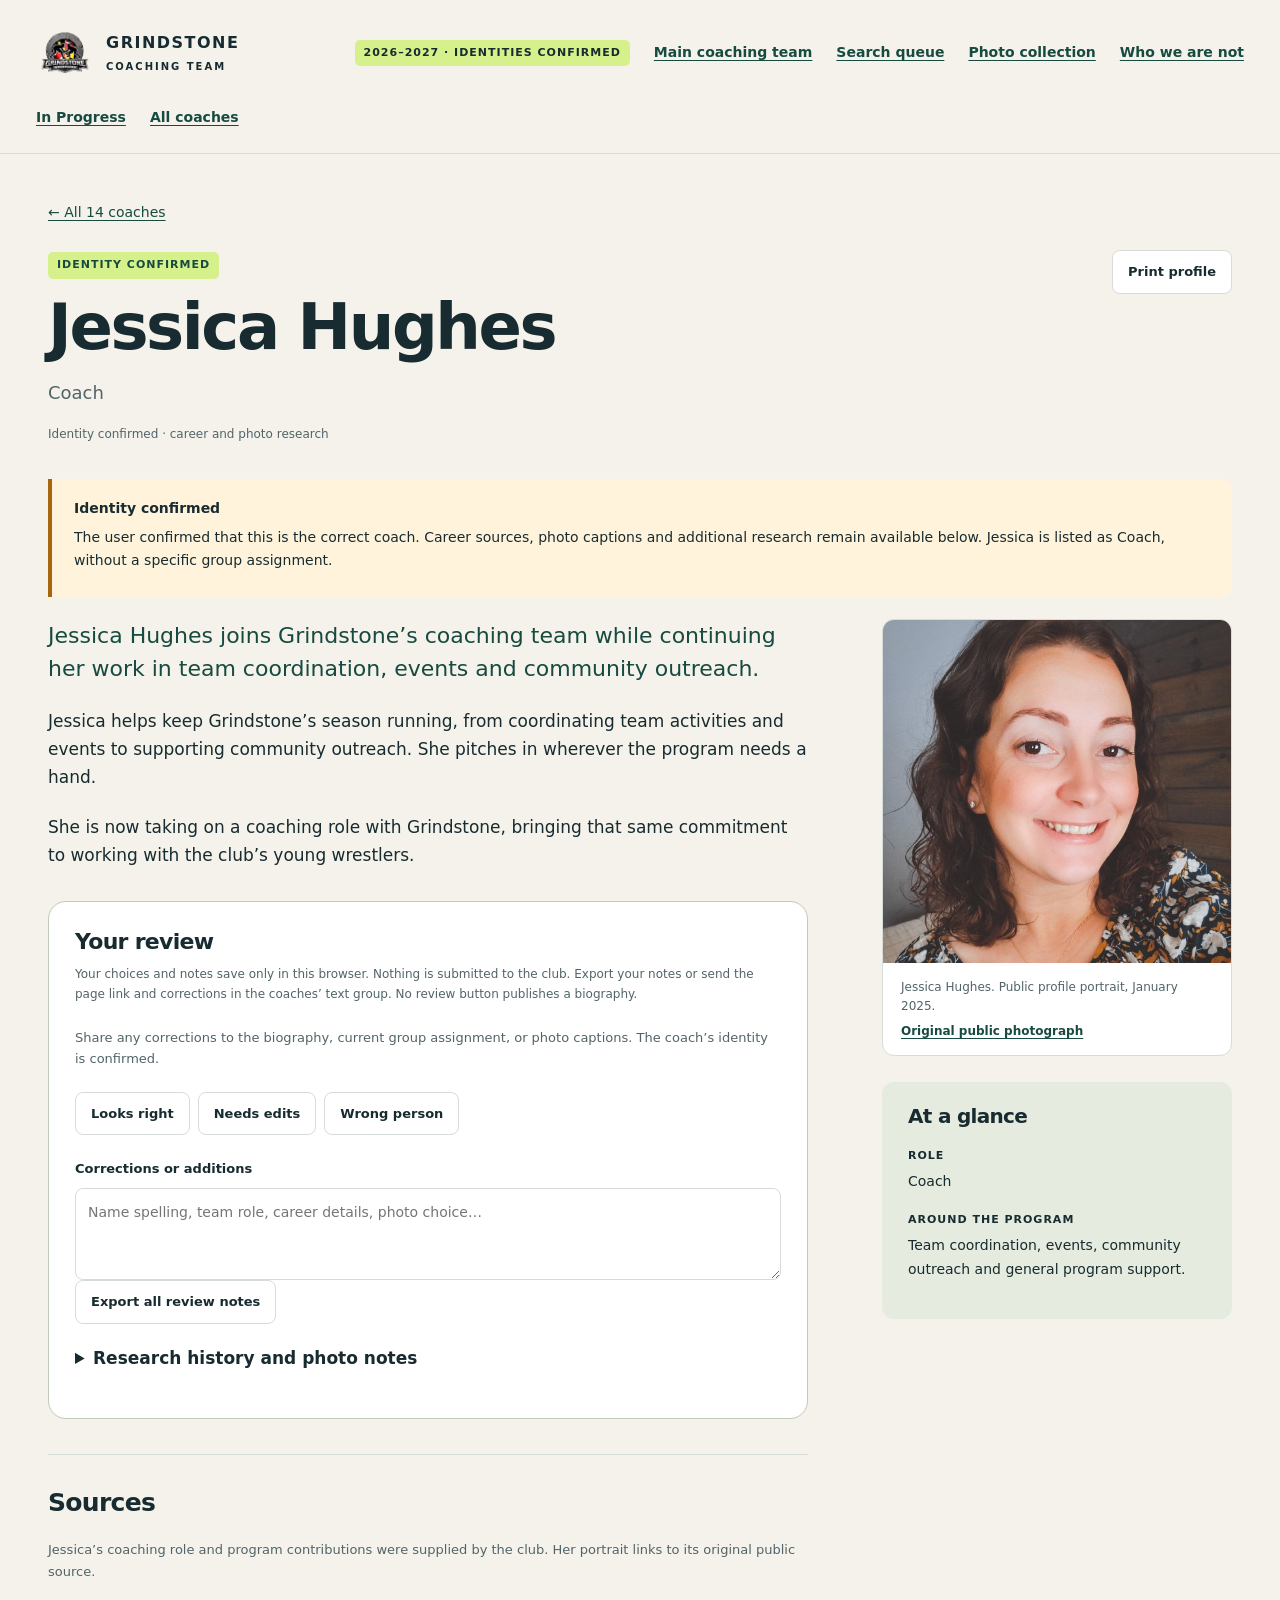
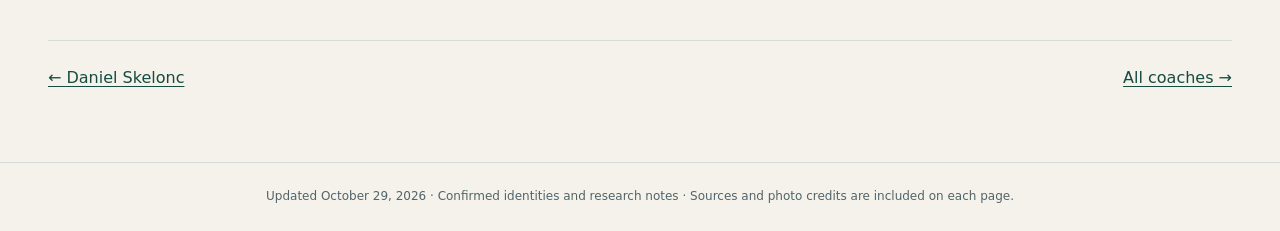
<file: coach-drafts/hughes-family.html>
<!doctype html>
<html lang="en"><head><meta charset="utf-8"><meta name="viewport" content="width=device-width,initial-scale=1"><meta name="robots" content="noindex,nofollow"><meta http-equiv="refresh" content="0;url=index.html#coach/jessica-hughes"><title>Jessica Hughes · Grindstone Wrestling</title></head><body><main><h1>Jessica Hughes</h1><p>Jessica now has her own coaching profile.</p><a href="index.html#coach/jessica-hughes">Meet Coach Jessica Hughes →</a></main></body></html>
</file>
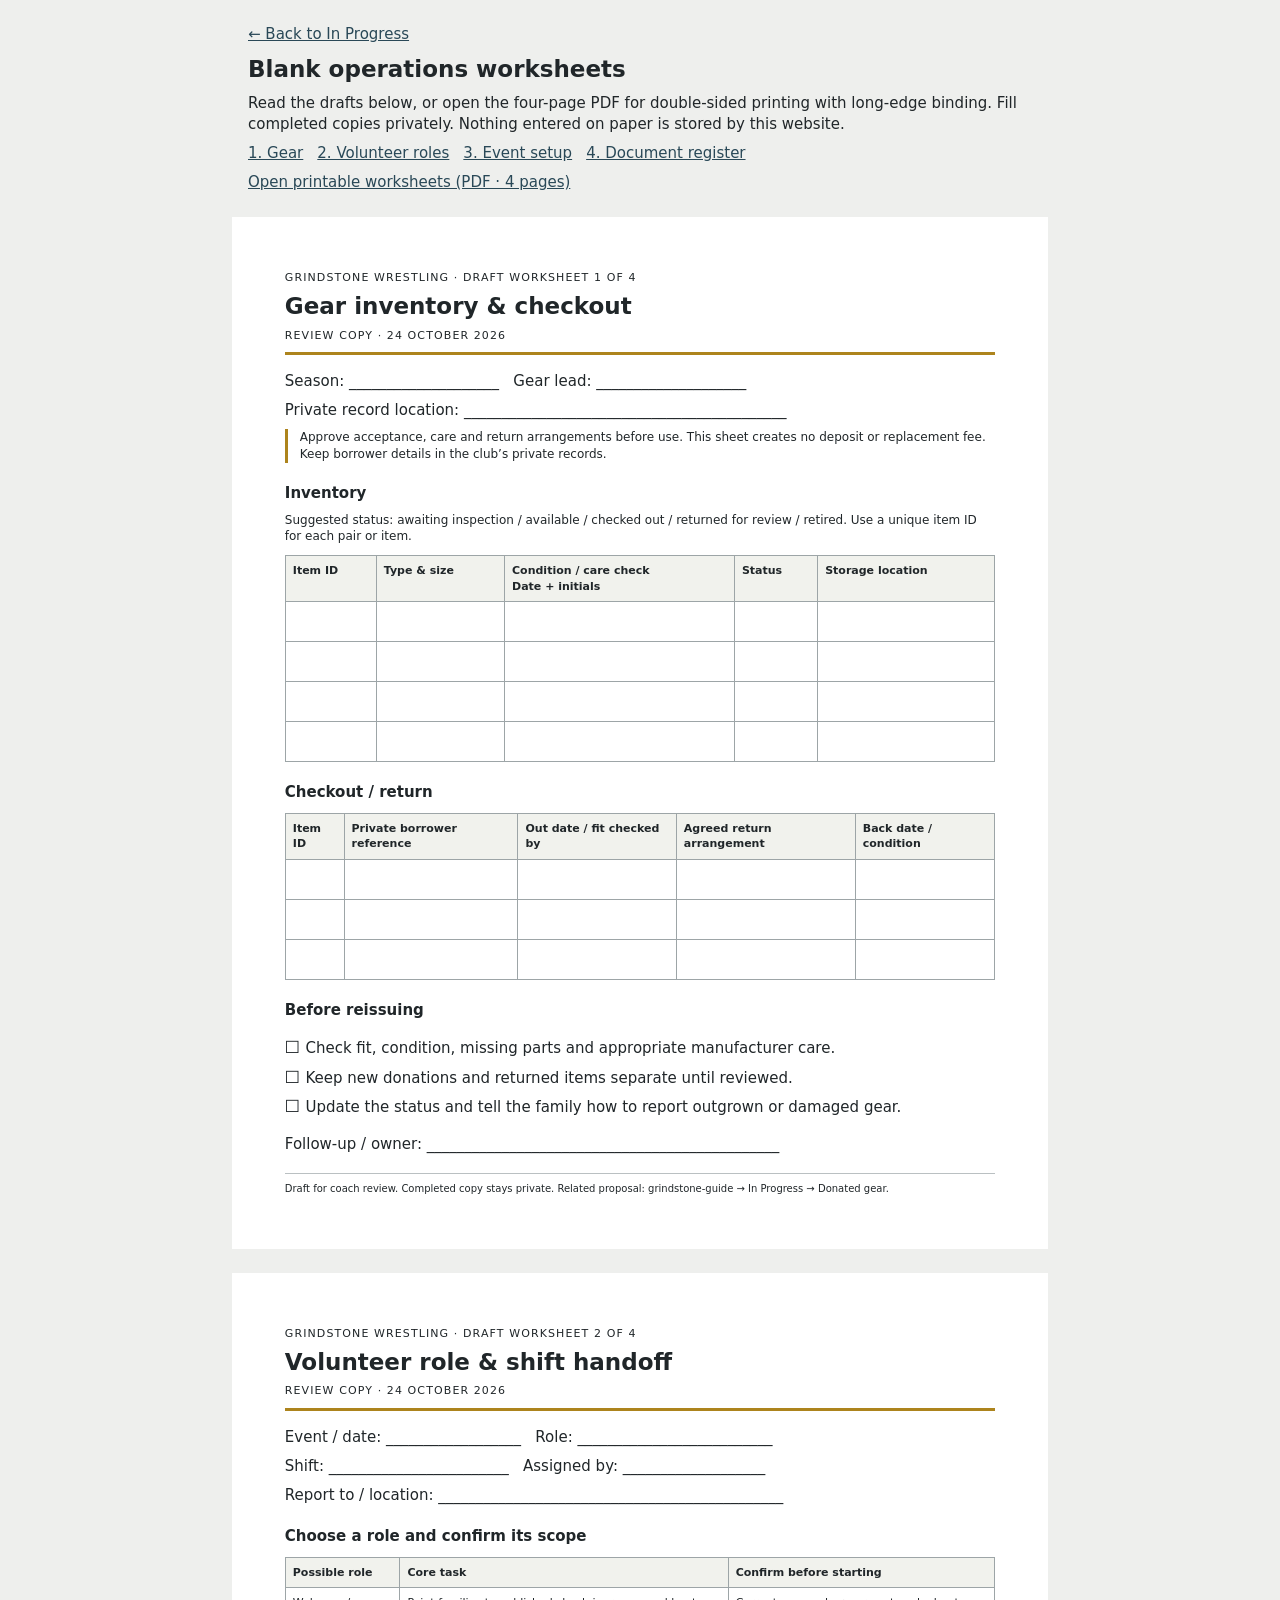
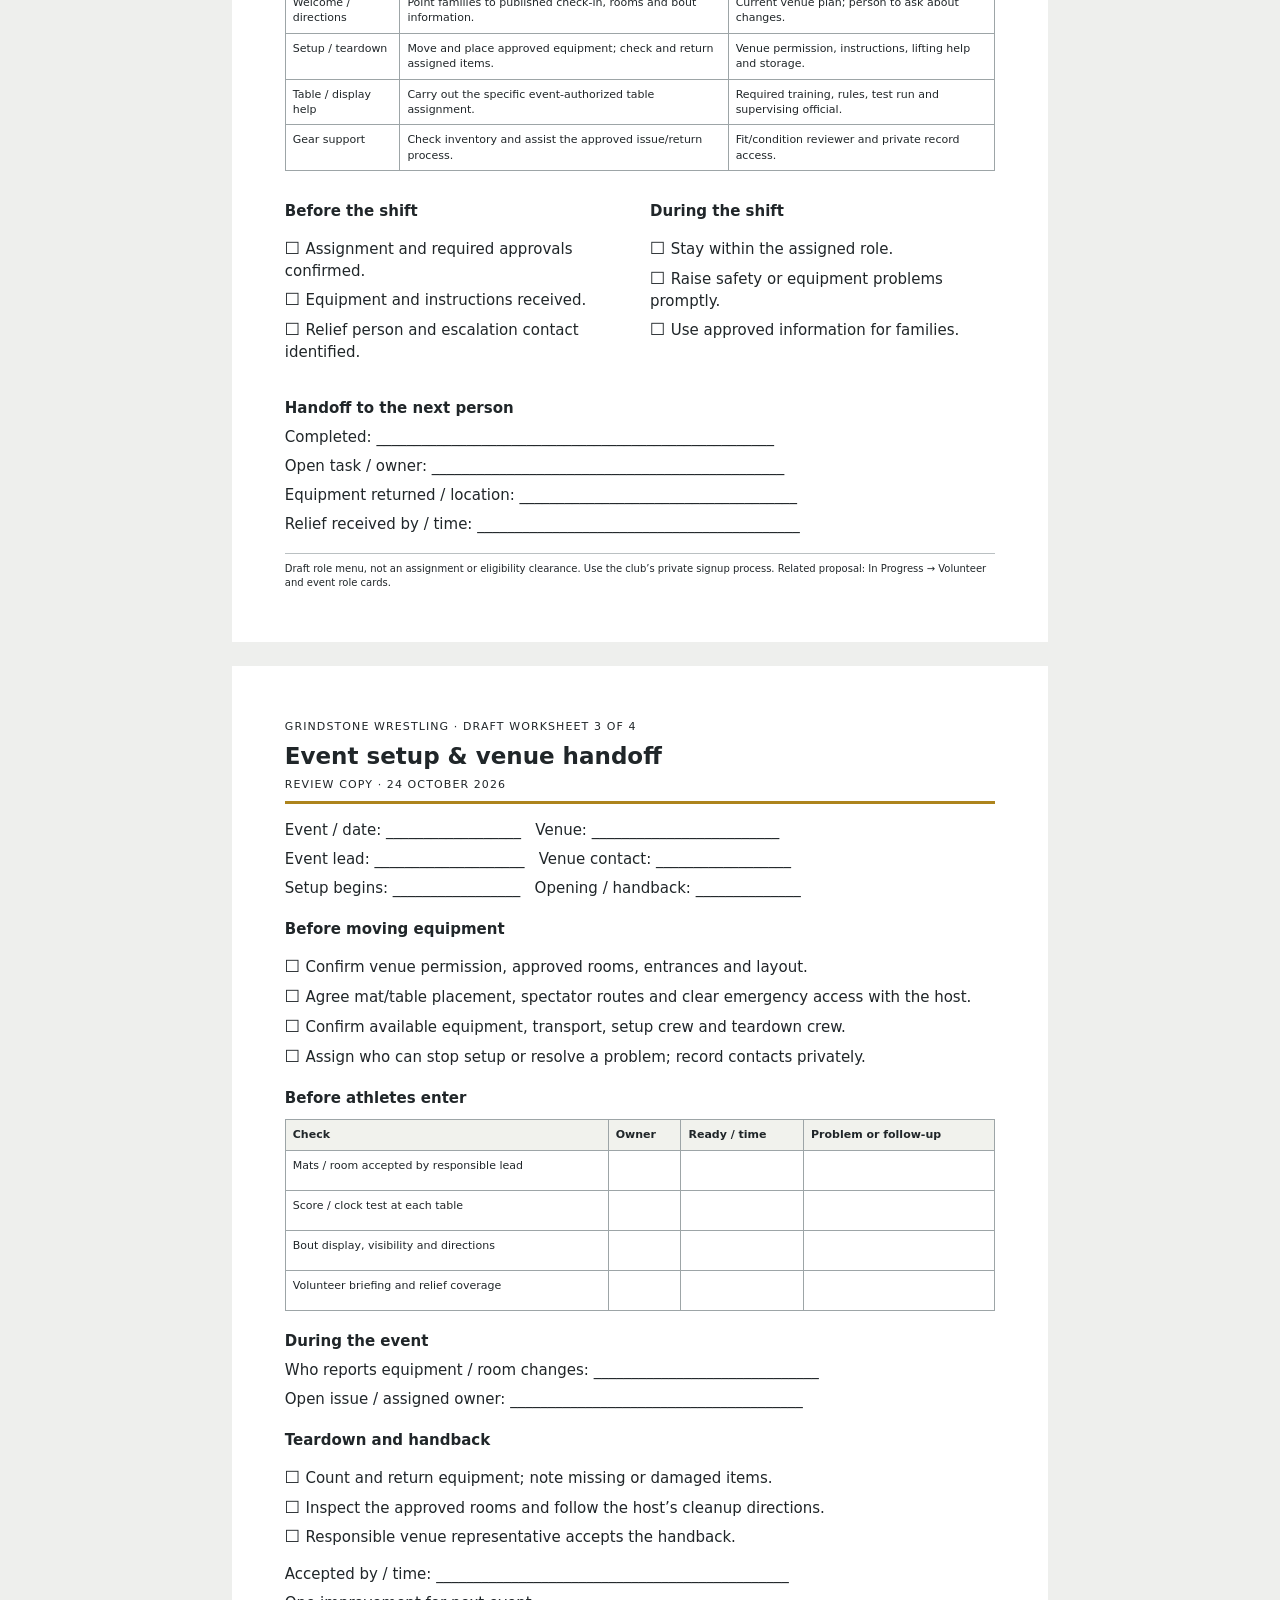
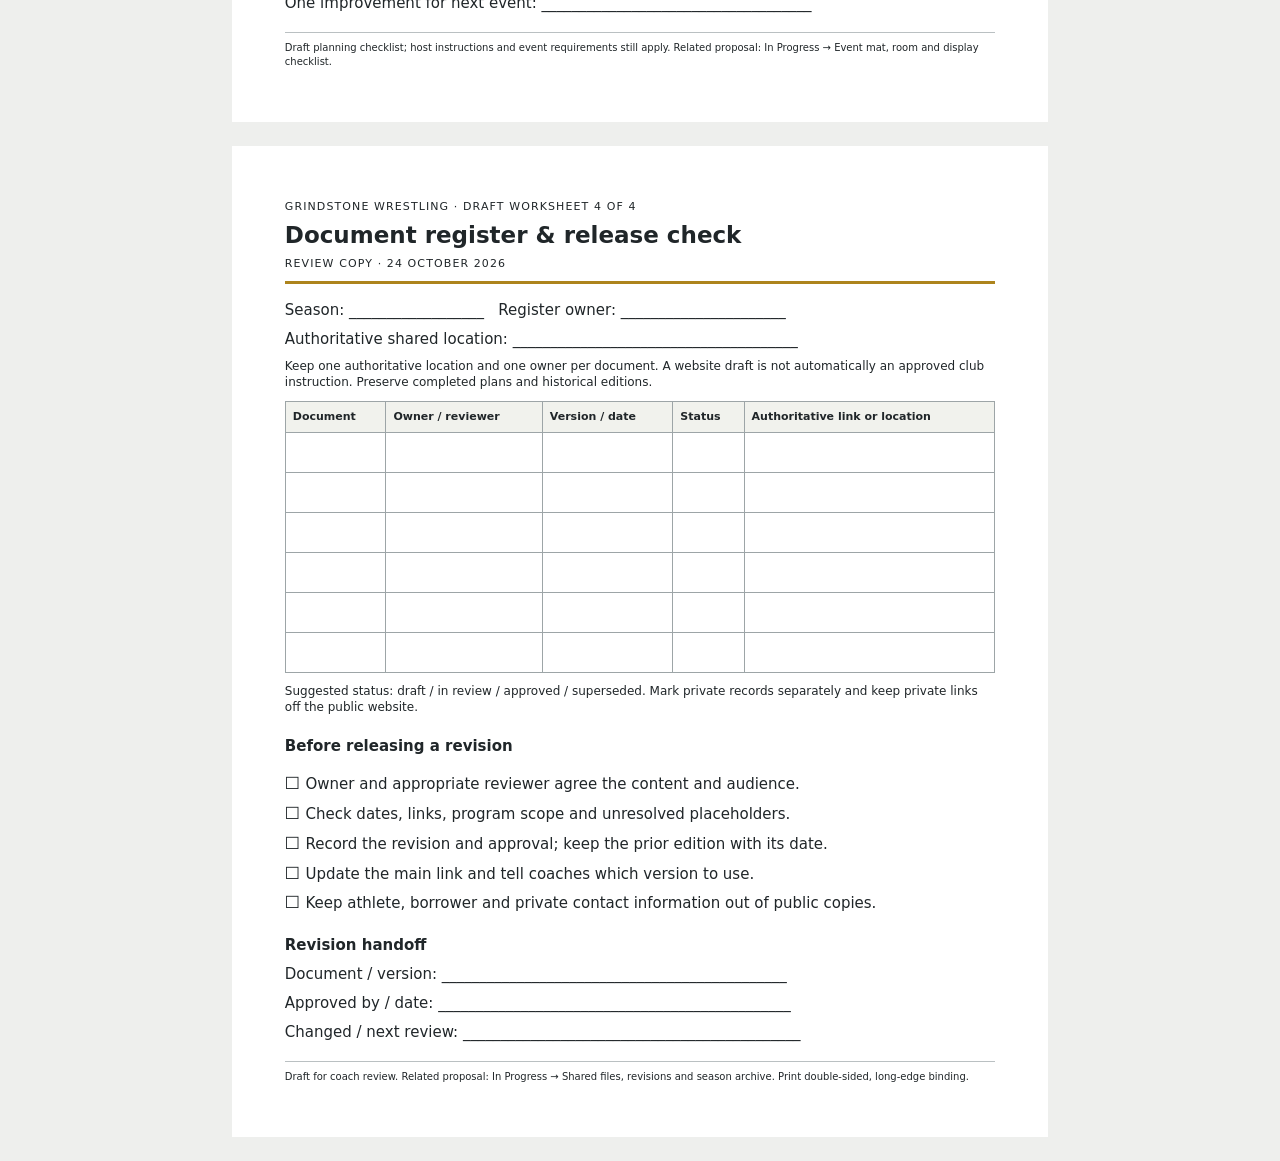
<file: downloads/operations-worksheets.html>
<!doctype html>
<html lang="en"><head><meta charset="utf-8"><meta name="viewport" content="width=device-width,initial-scale=1"><title>Grindstone | Operations worksheets</title>
<style>
*{box-sizing:border-box}body{font:15px/1.4 system-ui,sans-serif;color:#202629;background:#eeefed;margin:0}main{max-width:8.5in;margin:auto}.sheet{background:white;padding:.55in;margin:24px 0;break-after:page}header{border-bottom:3px solid #ad841d;margin-bottom:16px;padding-bottom:9px}header p{margin:0;text-transform:uppercase;font-size:11px;letter-spacing:.1em}h1{font-size:23px;margin:5px 0}h2{font-size:15px;margin:20px 0 8px}p{margin:8px 0}small,.note{font-size:12px}.line{border-bottom:1px solid #879297;height:30px}table{width:100%;border-collapse:collapse;font-size:11px;margin:10px 0}th,td{text-align:left;border:1px solid #9da5a7;padding:7px;vertical-align:top}td{height:40px}th{background:#f1f2ed}.two{display:grid;grid-template-columns:1fr 1fr;gap:20px}li{margin:6px 0}footer{border-top:1px solid #bac0c2;margin-top:18px;padding-top:8px;font-size:10px}.screen{max-width:8.5in;margin:24px auto;padding:0 16px}.screen nav{display:flex;flex-wrap:wrap;gap:14px}a{color:#294857}button{background:#242c30;color:white;border:0;border-radius:5px;padding:12px 20px;font:inherit;cursor:pointer}.blank{height:54px;border-bottom:1px solid #879297}.check{list-style:none;padding-left:0}.check li:before{content:'☐ ';font-size:17px}.warning{border-left:3px solid #ad841d;padding-left:12px}
@media(max-width:650px){.sheet{padding:24px 16px;margin:12px 0}.two{grid-template-columns:1fr;gap:0}.table-wrap{overflow-x:auto}table{min-width:570px}h1{font-size:22px}}
@page{size:letter;margin:.55in}
@media print{body{font-size:10pt;line-height:1.3;background:white}.screen{display:none}main{max-width:none}.sheet{padding:0;margin:0;min-height:9.7in;break-after:page}.sheet:last-child{break-after:auto}h1{font-size:19pt}h2{font-size:11pt;margin-top:16px}table{min-width:0;font-size:8pt}.two{display:grid;grid-template-columns:1fr 1fr;gap:18px}.table-wrap{overflow:visible}header,table,tr,h2{break-inside:avoid}footer{font-size:8pt}a{color:inherit;text-decoration:none}.note,small{font-size:9pt}}
</style></head><body>
<div class="screen"><p><a href="../#in-progress">← Back to In Progress</a></p><h1>Blank operations worksheets</h1><p>Read the drafts below, or open the four-page PDF for double-sided printing with long-edge binding. Fill completed copies privately. Nothing entered on paper is stored by this website.</p><nav aria-label="Worksheet index"><a href="#gear">1. Gear</a><a href="#roles">2. Volunteer roles</a><a href="#event">3. Event setup</a><a href="#documents">4. Document register</a></nav><p><a href="operations-worksheets.pdf">Open printable worksheets (PDF · 4 pages)</a></p></div>
<main>
<section class="sheet" id="gear"><header><p>Grindstone Wrestling · Draft worksheet 1 of 4</p><h1>Gear inventory &amp; checkout</h1><p>Review copy · 24 October 2026</p></header>
<p>Season: ____________________ &nbsp; Gear lead: ____________________</p><p>Private record location: ___________________________________________</p>
<p class="note warning">Approve acceptance, care and return arrangements before use. This sheet creates no deposit or replacement fee. Keep borrower details in the club’s private records.</p>
<h2>Inventory</h2><p class="note">Suggested status: awaiting inspection / available / checked out / returned for review / retired. Use a unique item ID for each pair or item.</p>
<div class="table-wrap"><table><thead><tr><th>Item ID</th><th>Type &amp; size</th><th>Condition / care check<br>Date + initials</th><th>Status</th><th>Storage location</th></tr></thead><tbody><tr><td></td><td></td><td></td><td></td><td></td></tr><tr><td></td><td></td><td></td><td></td><td></td></tr><tr><td></td><td></td><td></td><td></td><td></td></tr><tr><td></td><td></td><td></td><td></td><td></td></tr></tbody></table></div>
<h2>Checkout / return</h2><div class="table-wrap"><table><thead><tr><th>Item ID</th><th>Private borrower reference</th><th>Out date / fit checked by</th><th>Agreed return arrangement</th><th>Back date / condition</th></tr></thead><tbody><tr><td></td><td></td><td></td><td></td><td></td></tr><tr><td></td><td></td><td></td><td></td><td></td></tr><tr><td></td><td></td><td></td><td></td><td></td></tr></tbody></table></div>
<h2>Before reissuing</h2><ul class="check"><li>Check fit, condition, missing parts and appropriate manufacturer care.</li><li>Keep new donations and returned items separate until reviewed.</li><li>Update the status and tell the family how to report outgrown or damaged gear.</li></ul>
<p>Follow-up / owner: _______________________________________________</p><footer>Draft for coach review. Completed copy stays private. Related proposal: grindstone-guide → In Progress → Donated gear.</footer></section>

<section class="sheet" id="roles"><header><p>Grindstone Wrestling · Draft worksheet 2 of 4</p><h1>Volunteer role &amp; shift handoff</h1><p>Review copy · 24 October 2026</p></header>
<p>Event / date: __________________ &nbsp; Role: __________________________</p><p>Shift: ________________________ &nbsp; Assigned by: ___________________</p><p>Report to / location: ______________________________________________</p>
<h2>Choose a role and confirm its scope</h2><table><thead><tr><th>Possible role</th><th>Core task</th><th>Confirm before starting</th></tr></thead><tbody><tr><td>Welcome / directions</td><td>Point families to published check-in, rooms and bout information.</td><td>Current venue plan; person to ask about changes.</td></tr><tr><td>Setup / teardown</td><td>Move and place approved equipment; check and return assigned items.</td><td>Venue permission, instructions, lifting help and storage.</td></tr><tr><td>Table / display help</td><td>Carry out the specific event-authorized table assignment.</td><td>Required training, rules, test run and supervising official.</td></tr><tr><td>Gear support</td><td>Check inventory and assist the approved issue/return process.</td><td>Fit/condition reviewer and private record access.</td></tr></tbody></table>
<div class="two"><div><h2>Before the shift</h2><ul class="check"><li>Assignment and required approvals confirmed.</li><li>Equipment and instructions received.</li><li>Relief person and escalation contact identified.</li></ul></div><div><h2>During the shift</h2><ul class="check"><li>Stay within the assigned role.</li><li>Raise safety or equipment problems promptly.</li><li>Use approved information for families.</li></ul></div></div>
<h2>Handoff to the next person</h2><p>Completed: _____________________________________________________</p><p>Open task / owner: _______________________________________________</p><p>Equipment returned / location: _____________________________________</p><p>Relief received by / time: ___________________________________________</p>
<footer>Draft role menu, not an assignment or eligibility clearance. Use the club’s private signup process. Related proposal: In Progress → Volunteer and event role cards.</footer></section>

<section class="sheet" id="event"><header><p>Grindstone Wrestling · Draft worksheet 3 of 4</p><h1>Event setup &amp; venue handoff</h1><p>Review copy · 24 October 2026</p></header>
<p>Event / date: __________________ &nbsp; Venue: _________________________</p><p>Event lead: ____________________ &nbsp; Venue contact: __________________</p><p>Setup begins: _________________ &nbsp; Opening / handback: ______________</p>
<h2>Before moving equipment</h2><ul class="check"><li>Confirm venue permission, approved rooms, entrances and layout.</li><li>Agree mat/table placement, spectator routes and clear emergency access with the host.</li><li>Confirm available equipment, transport, setup crew and teardown crew.</li><li>Assign who can stop setup or resolve a problem; record contacts privately.</li></ul>
<h2>Before athletes enter</h2><div class="table-wrap"><table><thead><tr><th>Check</th><th>Owner</th><th>Ready / time</th><th>Problem or follow-up</th></tr></thead><tbody><tr><td>Mats / room accepted by responsible lead</td><td></td><td></td><td></td></tr><tr><td>Score / clock test at each table</td><td></td><td></td><td></td></tr><tr><td>Bout display, visibility and directions</td><td></td><td></td><td></td></tr><tr><td>Volunteer briefing and relief coverage</td><td></td><td></td><td></td></tr></tbody></table></div>
<h2>During the event</h2><p>Who reports equipment / room changes: ______________________________</p><p>Open issue / assigned owner: _______________________________________</p>
<h2>Teardown and handback</h2><ul class="check"><li>Count and return equipment; note missing or damaged items.</li><li>Inspect the approved rooms and follow the host’s cleanup directions.</li><li>Responsible venue representative accepts the handback.</li></ul><p>Accepted by / time: _______________________________________________</p><p>One improvement for next event: ____________________________________</p>
<footer>Draft planning checklist; host instructions and event requirements still apply. Related proposal: In Progress → Event mat, room and display checklist.</footer></section>

<section class="sheet" id="documents"><header><p>Grindstone Wrestling · Draft worksheet 4 of 4</p><h1>Document register &amp; release check</h1><p>Review copy · 24 October 2026</p></header>
<p>Season: __________________ &nbsp; Register owner: ______________________</p><p>Authoritative shared location: ______________________________________</p>
<p class="note">Keep one authoritative location and one owner per document. A website draft is not automatically an approved club instruction. Preserve completed plans and historical editions.</p>
<div class="table-wrap"><table><thead><tr><th>Document</th><th>Owner / reviewer</th><th>Version / date</th><th>Status</th><th>Authoritative link or location</th></tr></thead><tbody><tr><td></td><td></td><td></td><td></td><td></td></tr><tr><td></td><td></td><td></td><td></td><td></td></tr><tr><td></td><td></td><td></td><td></td><td></td></tr><tr><td></td><td></td><td></td><td></td><td></td></tr><tr><td></td><td></td><td></td><td></td><td></td></tr><tr><td></td><td></td><td></td><td></td><td></td></tr></tbody></table></div>
<p class="note">Suggested status: draft / in review / approved / superseded. Mark private records separately and keep private links off the public website.</p>
<h2>Before releasing a revision</h2><ul class="check"><li>Owner and appropriate reviewer agree the content and audience.</li><li>Check dates, links, program scope and unresolved placeholders.</li><li>Record the revision and approval; keep the prior edition with its date.</li><li>Update the main link and tell coaches which version to use.</li><li>Keep athlete, borrower and private contact information out of public copies.</li></ul>
<h2>Revision handoff</h2><p>Document / version: ______________________________________________</p><p>Approved by / date: _______________________________________________</p><p>Changed / next review: _____________________________________________</p>
<footer>Draft for coach review. Related proposal: In Progress → Shared files, revisions and season archive. Print double-sided, long-edge binding.</footer></section>
</main></body></html>
</file>
<file: style.css>
:root{--ink:#23272a;--muted:#64686b;--blue:#a7302d;--navy:#1c2023;--paper:#f6f5f0;--white:#fff;--line:#dfe4e5;--gold:#d7b559;--pale:#f4eae7;--green:#376353;--radius:14px}*{box-sizing:border-box}html{scroll-behavior:smooth;scroll-padding-top:100px}body{margin:0;color:var(--ink);background:var(--paper);font:16px/1.6 "Segoe UI",Arial,sans-serif}a{color:var(--blue);text-decoration-thickness:1px;text-underline-offset:3px}a:hover{text-decoration:underline}button,input,select{font:inherit}button,a,input,select,summary{-webkit-tap-highlight-color:transparent}:focus-visible{outline:3px solid #b38114;outline-offset:4px}button{cursor:pointer}img{max-width:100%;object-fit:contain}h1,h2,h3,p{margin-top:0}h1{font-size:clamp(2.2rem,4.2vw,3.8rem);line-height:1.08;letter-spacing:-.04em}h2{font-size:1.65rem;line-height:1.2;letter-spacing:-.025em}h3{font-size:1.15rem;line-height:1.35}p{margin-bottom:1rem}.skip{position:fixed;top:-100px;left:20px;z-index:20;padding:12px;background:white}.skip:focus{top:10px}.site-header{background:rgba(255,255,255,.98);border-bottom:1px solid var(--line);position:sticky;top:0;z-index:10}.header-inner{max-width:1300px;margin:auto;padding:12px 32px;display:flex;align-items:center;justify-content:space-between;gap:24px}.brand{display:flex;align-items:center;gap:12px;text-decoration:none;color:var(--ink);font-weight:850;font-size:20px;letter-spacing:.08em;line-height:1.2}.brand small{display:block;font-size:9px;letter-spacing:.17em;margin-top:6px}.brand img{width:54px;height:54px}.site-header nav{display:flex;align-items:center;gap:23px;white-space:nowrap}.site-header nav a{font-size:14px;font-weight:650;text-decoration:none;color:var(--muted);padding:8px 0}.site-header nav a.active{color:var(--blue);box-shadow:0 2px var(--blue)}#saved-count{font-size:11px;background:var(--pale);padding:2px 6px;border-radius:9px}main{max-width:1240px;margin:0 auto;padding:42px 32px 80px;min-height:70vh;outline:none}.eyebrow{font-size:11px;font-weight:800;letter-spacing:.15em;text-transform:uppercase;color:var(--blue);margin-bottom:13px}.hero{background:var(--navy);border-radius:20px;padding:54px;color:white;display:grid;grid-template-columns:1.4fr 1fr;gap:38px;align-items:center;overflow:hidden;position:relative}.hero .eyebrow{color:var(--gold)}.hero h1{font-size:clamp(2.6rem,5vw,4.6rem);max-width:650px;margin-bottom:24px}.hero p{max-width:520px;color:#ced9e3;font-size:17px}.mat-art{aspect-ratio:1;max-width:330px;width:100%;margin:auto;display:grid;place-items:center;border:1px solid #6d8193;border-radius:50%;position:relative}.mat-art:before{content:"";position:absolute;inset:17%;border:1px solid #6d8193;border-radius:50%}.mat-art img{width:62%;position:relative;background:transparent;border-radius:0;padding:6px}.mat-art .mat-line{position:absolute;width:56%;height:3px;background:var(--gold);bottom:15%}.buttons{display:flex;flex-wrap:wrap;gap:10px;margin:20px 0 0}.button{display:inline-flex;align-items:center;justify-content:center;gap:8px;padding:11px 18px;background:var(--blue);border:1px solid transparent;border-radius:8px;color:white;text-decoration:none;font-weight:650;font-size:14px;min-height:44px}.button:hover{background:#852522;text-decoration:none}.button.light{background:white;color:var(--navy)}.button.outline{background:transparent;border-color:var(--line);color:var(--ink)}.hero .button.outline{border-color:#80909f;color:white}.button.small{padding:7px 12px;font-size:13px}.stats{display:grid;grid-template-columns:repeat(4,1fr);background:white;border:1px solid var(--line);border-radius:12px;margin:22px 0 42px;padding:20px}.stat{text-align:center;border-right:1px solid var(--line)}.stat:last-child{border:0}.stat strong{font-size:30px;line-height:1.2;display:block}.stat span{font-size:13px;color:var(--muted)}.section-head{display:flex;gap:20px;justify-content:space-between;align-items:end;margin:35px 0 18px}.section-head h2{margin:0}.section-head p{margin:5px 0 0;color:var(--muted)}.grid{display:grid;grid-template-columns:repeat(3,minmax(0,1fr));gap:18px}.grid.two{grid-template-columns:repeat(2,minmax(0,1fr))}.card{background:var(--white);border:1px solid var(--line);border-radius:var(--radius);padding:24px;display:flex;flex-direction:column;position:relative;min-width:0}.card:hover{border-color:#a9bdcc}.card h3{margin:15px 0 10px;padding-right:20px}.card h3 a{color:var(--ink);text-decoration:none}.card h3 a:hover{color:var(--blue);text-decoration:underline}.card p{font-size:14px;color:var(--muted);margin-bottom:18px}.card .card-bottom{margin-top:auto;padding-top:15px;border-top:1px solid var(--line);display:flex;align-items:center;justify-content:space-between;gap:10px;font-size:12px;color:var(--muted)}.card-link{font-weight:700;text-decoration:none}.badge{display:inline-block;width:fit-content;padding:3px 8px;border-radius:5px;font-size:10px;font-weight:800;letter-spacing:.05em;text-transform:uppercase;background:var(--pale);color:var(--blue)}.badge.pup{background:#f3ebd1;color:#705719}.badge.advanced{background:#e6eee9;color:var(--green)}.badge.shorts{background:#faece8;color:#8f3c2c}.badges{display:flex;gap:7px;align-items:center;flex-wrap:wrap}.id{font-family:Consolas,monospace;color:var(--muted);font-size:12px}.save-button{position:absolute;right:16px;top:16px;width:36px;height:36px;border:1px solid var(--line);border-radius:50%;background:white;font-size:21px;line-height:1;color:var(--muted)}.save-button[aria-pressed=true]{background:#fff5d4;color:#825d00;border-color:#d7b559}.pathway{border-top:4px solid var(--blue)}.pathway.pup{border-top-color:var(--gold)}.pathway.advanced{border-top-color:var(--green)}.pathway .age{font-size:34px;font-weight:800;letter-spacing:-.04em}.pathway h3{margin:0 0 12px}.note{padding:18px 22px;background:var(--pale);border-left:3px solid var(--blue);border-radius:0 9px 9px 0;margin:22px 0;font-size:14px}.note p:last-child{margin-bottom:0}.page-title{max-width:760px;margin-bottom:28px}.page-title h1{margin-bottom:15px}.page-title p{font-size:17px;color:var(--muted)}.filters{display:flex;gap:13px;align-items:end;flex-wrap:wrap;padding:20px;background:white;border:1px solid var(--line);border-radius:12px;margin:22px 0}.field{display:flex;flex-direction:column;gap:6px;flex:1;min-width:145px}.field.search{flex:2;min-width:230px}.field label{font-size:11px;text-transform:uppercase;font-weight:800;letter-spacing:.07em}.field input,.field select{width:100%;min-height:44px;padding:10px 12px;border:1px solid #bbc7cf;border-radius:7px;color:var(--ink);background:white;font-size:14px}.result-count{font-size:13px;color:var(--muted);margin:16px 0}.empty{padding:45px;text-align:center;background:white;border:1px dashed #abb7bf;border-radius:12px;grid-column:1/-1}.back{display:inline-block;margin-bottom:22px;font-weight:650;font-size:13px;text-decoration:none}.detail-heading{display:flex;justify-content:space-between;gap:20px;align-items:start;margin-bottom:25px}.detail-heading h1{font-size:clamp(2rem,3.5vw,3rem);margin:12px 0 15px}.detail-heading p{max-width:760px;color:var(--muted);font-size:17px;margin:0}.detail-actions{display:flex;gap:8px;flex-shrink:0}.detail-actions button{position:static}.detail-layout{display:grid;grid-template-columns:minmax(0,1fr) 315px;gap:28px;align-items:start}.panel{border:1px solid var(--line);border-radius:var(--radius);padding:27px;background:white;margin-bottom:20px}.panel h2{font-size:1.3rem;margin-bottom:18px}.panel h3{margin-top:22px;font-size:1rem}.steps{padding:0;list-style:none;counter-reset:step}.steps li{position:relative;padding:0 0 24px 46px;counter-increment:step}.steps li:last-child{padding-bottom:0}.steps li:before{content:counter(step);position:absolute;left:0;top:0;width:29px;height:29px;background:var(--pale);color:var(--blue);border-radius:50%;text-align:center;line-height:29px;font-size:13px;font-weight:800}.cue-panel{background:var(--navy);color:white;border:0}.cue-panel h2{font-size:11px;text-transform:uppercase;letter-spacing:.13em;color:#c1d3e3}.cue{font-size:22px;font-weight:700;line-height:1.4;margin:10px 0 18px}.cue:last-child{margin-bottom:0}.meta-title{font-size:11px;font-weight:800;text-transform:uppercase;letter-spacing:.09em;color:var(--muted);margin-bottom:7px}.small-copy{font-size:14px}.correction{display:grid;grid-template-columns:1fr 1fr;gap:20px}.video-card{border-top:4px solid var(--blue)}.video-card .button{width:100%;margin-top:12px}.video-card h3{margin:13px 0 7px}.video-card p{font-size:13px;color:var(--muted)}.video-card .fine{font-size:11px}.source-list{padding-left:20px;overflow-wrap:anywhere}.source-list li{margin-bottom:16px;font-size:14px}.source-list small{display:block;color:var(--muted);margin-top:5px}details{border-top:1px solid var(--line);padding:15px 0}summary{cursor:pointer;font-weight:700;font-size:14px}details p,details li{font-size:14px}details .detail-body{padding-top:15px}.research-section{margin-bottom:18px}.research-section h3{font-size:14px}.research-section li{margin-bottom:8px}.breadcrumbs{font-size:12px;color:var(--muted);margin-bottom:20px}.chip-links{display:flex;gap:8px;flex-wrap:wrap}.chip-links a{padding:6px 10px;background:var(--pale);border-radius:5px;font-size:12px;text-decoration:none;font-weight:650}.practice-block{border-left:2px solid #b7cddd;padding:0 0 24px 23px;position:relative}.practice-block:before{content:"";position:absolute;width:10px;height:10px;left:-6px;top:7px;background:var(--blue);border-radius:50%}.practice-block:last-child{padding-bottom:0}.practice-block h3{margin:0 0 9px}.practice-time{font-size:11px;color:var(--blue);font-weight:800;letter-spacing:.04em;margin-bottom:5px}.practice-block p{margin:0;font-size:15px}.guide-layout{display:grid;grid-template-columns:230px minmax(0,1fr);gap:28px}.toc{background:white;border:1px solid var(--line);border-radius:12px;padding:20px;position:sticky;top:110px;max-height:75vh;overflow:auto}.toc a{display:block;font-size:12px;margin:12px 0;text-decoration:none}.prose{min-width:0;background:white;padding:34px;border:1px solid var(--line);border-radius:14px;overflow-wrap:anywhere}.prose h1{font-size:2rem}.prose h2{font-size:1.45rem;margin-top:38px;padding-top:20px;border-top:1px solid var(--line)}.prose h3{margin-top:25px}.prose table{width:100%;border-collapse:collapse;font-size:13px;display:block;overflow-x:auto}.prose td,.prose th{border:1px solid var(--line);padding:10px;text-align:left;vertical-align:top}.prose th{background:var(--pale)}.prose li{margin-bottom:8px}.download-card .button{align-self:start;margin-top:auto}.fine{font-size:12px;color:var(--muted)}.link-list{list-style:none;padding:0}.link-list li{padding:10px 0;border-bottom:1px solid var(--line)}footer{border-top:1px solid var(--line);max-width:1240px;margin:auto;padding:35px 32px 45px;display:flex;justify-content:space-between;gap:30px;font-size:12px;color:var(--muted)}footer strong{font-size:12px;letter-spacing:.09em;color:var(--ink)}footer p{margin:8px 0}.footer-links{display:flex;flex-direction:column;gap:10px;max-width:230px}footer img{align-self:start}.loading,.noscript{padding:45px}.muted{color:var(--muted)}#toast{position:fixed;bottom:20px;left:50%;transform:translateX(-50%);background:var(--navy);color:white;padding:10px 20px;border-radius:9px;z-index:25;opacity:0;pointer-events:none;transition:opacity .2s;font-size:13px}#toast.show{opacity:1}.inline-id{font-size:inherit;white-space:nowrap}
@media(max-width:1000px){.header-inner{flex-wrap:wrap;gap:5px}.site-header nav{width:100%;justify-content:space-between;gap:17px}.brand{font-size:18px}.brand img{width:42px;height:42px}.hero{padding:38px;grid-template-columns:1.5fr 1fr}.detail-layout{grid-template-columns:minmax(0,1fr) 275px}.guide-layout{grid-template-columns:190px minmax(0,1fr)}.toc{top:145px}html{scroll-padding-top:140px}.grid{gap:13px}.card{padding:20px}}
@media(max-width:720px){main{padding:28px 18px 50px}.header-inner{padding:10px 18px}.site-header nav{display:grid;grid-template-columns:repeat(3,minmax(0,1fr));gap:2px 12px;padding:5px 0;overflow:visible}.site-header nav a{text-align:center}.site-header nav a{font-size:12px}.hero{padding:30px 25px;grid-template-columns:1fr}.hero h1{font-size:2.8rem}.hero p{font-size:15px}.mat-art{display:none}.stats{padding:16px 8px;margin-bottom:28px}.stat strong{font-size:24px}.stat span{font-size:10px}.grid,.grid.two{grid-template-columns:1fr}.section-head{align-items:start}.section-head>a{font-size:12px;white-space:nowrap}.card{padding:22px}.pathway .age{font-size:30px}.detail-layout{grid-template-columns:1fr;gap:0}.detail-heading{flex-direction:column}.detail-heading p{font-size:15px}.detail-actions{align-self:stretch}.detail-actions .button{flex:1}.panel{padding:23px}.detail-sidebar{display:grid;grid-template-columns:1fr}.video-card{order:-1}.correction{grid-template-columns:1fr;gap:0}.filters{padding:16px;gap:12px}.field.search{flex-basis:100%;min-width:0}.field{min-width:110px}.guide-layout{grid-template-columns:1fr}.toc{position:static;max-height:200px}.prose{padding:23px}.prose h1{font-size:1.6rem}.prose h2{font-size:1.2rem}.steps li{padding-left:42px}footer{padding:25px 18px;flex-wrap:wrap;gap:20px}footer>div:first-child{flex-basis:100%}footer img{margin-left:auto;width:70px}.page-title h1{font-size:2.3rem}.note{padding:16px}.empty{padding:30px 20px}}
@media(prefers-reduced-motion:reduce){html{scroll-behavior:auto}*{transition:none!important}}
@media print{body{background:white;font-size:11pt}.site-header,footer,.back,.detail-actions,.save-button,.filters,#toast,.skip,.no-print,.toc{display:none!important}main{max-width:none;margin:0;padding:0}.detail-layout,.guide-layout{display:block}.panel,.prose{border:0;padding:0;margin-bottom:22px;break-inside:avoid}.detail-heading h1{font-size:24pt}.cue-panel{color:black;background:#eee;padding:14px}.cue-panel h2{color:black}.cue{font-size:15pt}.video-card{border-top:1px solid #999;padding-top:12px}.video-card .button{display:none}.video-card a[href]:after{content:" (" attr(href) ")";font-size:9pt}.grid{grid-template-columns:1fr 1fr}.card{break-inside:avoid}.hero{background:white;color:black;padding:0}.hero p{color:black}.mat-art{display:none}.button,.buttons{display:none}h1,h2,h3{break-after:avoid}.steps li{break-inside:avoid}.practice-block{break-inside:avoid}details:not([open]){display:none}a{color:black}.detail-sidebar{display:block}.prose table{display:table}.stats{border:0}.print-note{display:block}}
/* Family guides and resources share the coaching library's visual language. */
.family-welcome{display:grid;grid-template-columns:1.4fr 1fr;gap:32px;padding:30px;background:white;border:1px solid var(--line);border-top:4px solid var(--blue);border-radius:var(--radius);margin:24px 0 32px}.family-welcome h2{margin-bottom:12px}.family-welcome p{color:var(--muted);font-size:15px}.family-start{padding:22px;background:var(--paper);border-radius:10px;align-self:center}.family-start ol{margin:0;padding-left:22px}.family-start li{padding-left:4px;margin:8px 0;font-size:14px}.family-card .eyebrow{margin:0;color:var(--blue)}.family-card .card-link{margin-top:auto}.family-callout{display:flex;align-items:center;justify-content:space-between;gap:26px;background:#f3ecd9;border:1px solid #e2d0a0;border-left:4px solid var(--gold);border-radius:var(--radius);padding:28px;margin:28px 0}.family-callout>div{max-width:750px}.family-callout h2{margin-bottom:10px}.family-callout p:last-child{margin-bottom:0;font-size:15px;color:var(--muted)}.family-callout>.button{flex-shrink:0}.home-family{margin:0 0 38px}.presenter-feature{display:flex;justify-content:space-between;gap:24px;align-items:center}.presenter-feature p:last-child{margin-bottom:0}.presenter-feature .buttons{flex-shrink:0;margin-top:0;max-width:240px}.family-article .prose>section:first-child h2{border-top:0;margin-top:0;padding-top:0}.family-article section,.download-group{scroll-margin-top:120px}.family-toc-links{border-top:1px solid var(--line);margin-top:18px;padding-top:8px}.family-reviewed{margin-top:28px;padding-top:18px;border-top:1px solid var(--line)}.family-sources .link-list{overflow-wrap:anywhere}.faq-tools{display:flex;justify-content:space-between;gap:16px;align-items:center;margin:14px 0}.faq-tools .buttons{margin:0}.faq-tools .result-count{margin:0}.faq-list{max-width:900px}.faq-item{background:white;border:1px solid var(--line);border-radius:10px;margin:12px 0;padding:0;overflow:hidden}.faq-item summary{font-size:16px;padding:18px 22px;line-height:1.45}.faq-item[open] summary{color:var(--blue);border-bottom:1px solid var(--line)}.faq-answer{padding:18px 22px;font-size:15px;overflow-wrap:anywhere}.faq-answer p,.faq-answer li{font-size:15px}.faq-answer>:last-child{margin-bottom:0}.faq-filters{margin-bottom:12px}.faq-tools button:disabled{opacity:.5;cursor:default}.download-nav{display:flex;gap:10px;flex-wrap:wrap;margin:24px 0 32px}.download-nav a{display:flex;gap:10px;align-items:center;padding:11px 18px;background:white;border:1px solid var(--line);border-radius:8px;font-weight:700;text-decoration:none}.download-nav a:hover{border-color:var(--blue)}.download-nav span{font-size:12px;background:var(--pale);color:var(--blue);border-radius:10px;padding:1px 7px}.download-group{margin:38px 0 52px;outline:none}.download-group .section-head p{max-width:740px;font-size:15px}.download-group:focus-visible{outline:3px solid #b38114;outline-offset:8px}
@media(max-width:1000px){.family-article section,.download-group{scroll-margin-top:160px}.family-callout{align-items:flex-start;flex-direction:column}.presenter-feature{align-items:flex-start;flex-direction:column}.presenter-feature .buttons{max-width:none}}
@media(max-width:720px){html{scroll-padding-top:180px}.site-header nav{grid-template-columns:repeat(4,minmax(0,1fr));gap:2px 8px}.site-header nav a{min-height:40px;display:flex;justify-content:center;align-items:center;gap:4px}.family-welcome{grid-template-columns:1fr;padding:23px;gap:18px}.family-start{padding:18px}.family-callout{padding:23px;gap:18px}.family-callout>.button{align-self:stretch}.faq-tools{align-items:flex-start;flex-direction:column;gap:12px}.faq-item summary,.faq-answer{padding:17px 18px}.family-article section,.download-group{scroll-margin-top:180px}.download-nav{gap:7px}.download-nav a{padding:10px 12px;font-size:14px}.download-group{margin-top:28px}}
@media print{.family-welcome,.family-callout{display:block;background:white;border:1px solid #bbb;break-inside:avoid}.family-start{background:white}.faq-filters,.faq-tools .buttons,.download-nav,.family-toc-links{display:none!important}.faq-item{break-inside:avoid}.family-article .prose section{break-inside:auto}.family-reviewed{font-size:9pt}.family-callout p{color:black}}

/* Coach Kyle's collection and the club's supporters. */
.site-header nav{gap:18px}.site-header nav .kyle-nav{display:flex;flex-direction:column;justify-content:center;align-items:center;gap:2px;white-space:normal;line-height:1.15;text-align:center;font-size:12px;max-width:142px}.kyle-nav small{font-size:10px;font-weight:600}.kyle-callout{display:flex;justify-content:space-between;align-items:center;gap:30px;padding:32px;margin:28px 0;background:var(--navy);color:white;border-radius:var(--radius);border-left:4px solid var(--gold)}.kyle-callout .eyebrow{color:var(--gold)}.kyle-callout h2{margin-bottom:12px}.kyle-callout p:last-child{font-size:15px;color:#d6dfe5;margin-bottom:0}.kyle-callout>div{max-width:770px}.kyle-callout>.button{flex-shrink:0}.kyle-summary{display:flex;flex-wrap:wrap;gap:10px 22px;color:var(--muted);font-size:14px;margin-top:-10px}.kyle-summary span+span{border-left:1px solid var(--line);padding-left:22px}.kyle-featured{background:#f3ecd9;border:1px solid #e2d0a0;border-radius:12px;padding:24px;margin:26px 0}.kyle-featured h2{font-size:1.35rem;margin:0 0 16px}.kyle-featured .eyebrow{margin-bottom:8px}.kyle-featured .chip-links a{background:white;border:1px solid #e2d0a0;color:var(--ink);padding:8px 11px;line-height:1.4}.kyle-pick-filter{display:flex;align-items:center;gap:9px;min-height:44px;font-size:14px;cursor:pointer}.kyle-pick-filter input{width:18px;height:18px;accent-color:var(--blue);flex-shrink:0}.kyle-categories{display:flex;flex-wrap:wrap;gap:8px;margin:22px 0 12px}.kyle-categories button{display:flex;align-items:center;gap:9px;border:1px solid var(--line);background:white;color:var(--ink);border-radius:8px;padding:10px 13px;font-size:13px;font-weight:650;min-height:44px}.kyle-categories button[aria-pressed=true]{background:var(--navy);border-color:var(--navy);color:white}.kyle-categories span{font-size:11px;background:var(--pale);color:var(--blue);padding:1px 6px;border-radius:8px}.kyle-category-group{margin-bottom:38px}.kyle-category-group .section-head p:not(.eyebrow){font-size:14px;max-width:740px}.kyle-card{padding:0;overflow:hidden}.kyle-card-body{padding:22px;display:flex;flex-direction:column;flex:1}.kyle-card h3{padding-right:0;margin:14px 0 6px}.kyle-card .kyle-publisher{font-size:12px;font-weight:650;color:var(--blue);margin-bottom:12px}.kyle-card-links{display:flex;align-items:center;justify-content:space-between;gap:12px;flex-wrap:wrap;margin-top:auto;padding-top:8px}.kyle-card-links .card-link{font-size:12px}.kyle-thumbnail{display:grid;position:relative;place-items:center;aspect-ratio:16/9;background:#161b1f;overflow:hidden;text-decoration:none;min-width:0}.kyle-thumbnail>img{width:100%;height:100%;object-fit:contain}.kyle-play{position:absolute;top:50%;left:50%;transform:translate(-50%,-50%);display:grid;place-items:center;width:46px;height:46px;border-radius:50%;color:white;background:rgba(167,48,45,.93);font-size:20px;padding-left:3px;box-shadow:0 0 0 5px rgba(255,255,255,.12)}.kyle-image-label{position:absolute;bottom:10px;right:10px;background:rgba(0,0,0,.78);border-radius:4px;color:white;padding:4px 8px;font-size:11px;font-weight:650}.kyle-fallback{display:none;text-align:center;color:#d6dfe5;font-size:13px;padding:12px}.kyle-fallback img{display:block;margin:0 auto 7px}.kyle-thumbnail.is-fallback>img,.kyle-thumbnail.is-fallback .kyle-play{display:none}.kyle-thumbnail.is-fallback .kyle-fallback{display:block}.kyle-detail .kyle-thumbnail{border-radius:var(--radius);margin-bottom:22px}.kyle-focus{padding-left:22px}.kyle-focus li{padding-left:4px;margin-bottom:12px}.kyle-source{margin:0}.kyle-source dt{font-size:11px;text-transform:uppercase;letter-spacing:.06em;font-weight:750;color:var(--muted);margin:14px 0 4px}.kyle-source dd{margin:0 0 12px;font-size:14px;overflow-wrap:anywhere}.kyle-pager{display:grid;grid-template-columns:1fr auto 1fr;gap:20px;align-items:center;border-top:1px solid var(--line);padding-top:24px;margin-top:10px}.kyle-pager a{text-decoration:none}.kyle-pager a:last-child{text-align:right}.kyle-pager small{display:block;font-size:10px;letter-spacing:.05em;margin-bottom:6px}.kyle-pager strong{font-size:14px;color:var(--ink)}.kyle-pager-all{font-size:13px}.sponsor-home{display:flex;align-items:center;justify-content:space-between;gap:24px;padding:26px 0;margin-top:32px;border-top:1px solid var(--line)}.sponsor-home h2{margin-bottom:10px}.sponsor-home p:last-child{margin-bottom:0;color:var(--muted);font-size:14px}.sponsor-home .button{flex-shrink:0}.sponsor-empty{text-align:center;padding:48px 25px}.sponsor-empty img{margin-bottom:22px}.sponsor-empty h2{font-size:1.35rem;margin:0}.sponsor-card h2{font-size:1.3rem;margin-top:20px}.sponsor-logo{height:140px;display:grid;place-items:center;background:var(--paper);padding:18px;border-radius:9px}.sponsor-logo>img{max-width:100%;max-height:104px}.sponsor-logo-fallback{display:none;font-size:20px;font-weight:700;text-align:center}.sponsor-logo.is-fallback>img{display:none}.sponsor-logo.is-fallback .sponsor-logo-fallback{display:block}
@media(max-width:1100px) and (min-width:1001px){.header-inner{flex-wrap:wrap;gap:5px}.site-header nav{width:100%;justify-content:space-between}.brand img{width:42px;height:42px}}
@media(max-width:1000px){.site-header nav{gap:12px}.kyle-callout{align-items:flex-start;flex-direction:column}.sponsor-home{align-items:flex-start;flex-direction:column}}
@media(max-width:720px){html{scroll-padding-top:220px}.site-header nav{grid-template-columns:repeat(3,minmax(0,1fr));gap:2px 8px}.site-header nav .kyle-nav{max-width:none;font-size:11px;min-height:44px;padding:5px 0}.kyle-nav small{font-size:10px}.kyle-callout{padding:24px;gap:20px}.kyle-callout>.button{align-self:stretch}.kyle-featured{padding:20px}.kyle-filters{align-items:stretch}.kyle-pick-filter{flex-basis:100%}.kyle-categories button{padding:9px 11px}.kyle-card-body{padding:22px}.kyle-pager{grid-template-columns:1fr 1fr;gap:18px}.kyle-pager-all{grid-column:1/-1;grid-row:2;text-align:center!important}.kyle-pager a:last-child{grid-column:2;grid-row:1}.sponsor-empty{padding:35px 20px}.sponsor-home{padding-top:26px}}
@media print{.kyle-categories,.kyle-featured,.kyle-pager,.kyle-play,.kyle-image-label{display:none!important}.kyle-callout{background:white;color:black;border:1px solid #aaa}.kyle-callout p:last-child{color:black}.kyle-thumbnail{background:white;max-height:180px}.kyle-card{break-inside:avoid}.kyle-card-links a[href^=http]:after{content:" (" attr(href) ")";font-size:8pt}.sponsor-home{display:block}}

/* The video collection lives inside the searchable move and game libraries. */
.library-collection{display:flex;justify-content:space-between;align-items:center;gap:24px;padding:24px 28px;background:#f3ecd9;border:1px solid #e2d0a0;border-left:4px solid var(--gold);border-radius:var(--radius);margin:24px 0}.library-collection h2{font-size:1.3rem;margin-bottom:8px}.library-collection p:last-child{margin:0;font-size:14px;color:var(--muted)}.library-collection .button{flex-shrink:0}.library-filter-help{margin:-12px 0 22px;max-width:900px}.badge.video-guide{background:var(--navy);color:white}.coach-bio-layout{display:grid;grid-template-columns:minmax(0,1.2fr) minmax(280px,.8fr);gap:28px;align-items:start}.coach-intro{font-size:19px;font-weight:600;line-height:1.6}.coach-milestones{margin:24px 0}.coach-milestones>div{border-left:3px solid var(--gold);padding:0 0 0 18px;margin:22px 0}.coach-milestones dt{font-weight:750;color:var(--blue);margin-bottom:5px}.coach-milestones dd{margin:0;font-size:15px}.coach-gallery{display:grid;gap:24px}.coach-photo{margin:0;background:white;border:1px solid var(--line);border-radius:var(--radius);overflow:hidden}.coach-photo-frame{position:relative;overflow:hidden;background:#e8e5dd}.coach-photo-frame img{display:block;width:100%;height:auto}.coach-photo-frame.portrait{padding:24px;background:var(--navy)}.coach-photo-frame.portrait img{max-height:380px;object-fit:contain}.coach-photo figcaption{padding:17px 20px;font-size:13px;color:var(--muted)}.coach-photo figcaption p{margin:0 0 10px}.photo-credit{font-size:12px}.coach-bio .link-list{font-size:14px}
@media(max-width:1000px){.library-collection{align-items:flex-start;flex-direction:column}}
@media(max-width:720px){.library-collection{padding:21px;gap:18px}.library-collection .button{align-self:stretch}.coach-bio-layout{grid-template-columns:1fr}.coach-intro{font-size:17px}.library-filter-help{margin-top:-8px}.site-header nav .saved-nav{grid-column:2}html{scroll-padding-top:210px}}
@media print{.library-collection{display:none}.coach-bio-layout{display:block}.coach-photo{break-inside:avoid;max-width:350px;margin-bottom:20px}.coach-photo figcaption a[href]:after{content:" (" attr(href) ")";font-size:8pt}}

/* Show the credited yearbook photograph without changing the source-page pixels. */
.coach-photo-frame.yearbook-team{aspect-ratio:815/470}.coach-photo-frame.yearbook-team img{position:absolute;max-width:none;width:163.312883%;left:-4.907976%;top:-60.851064%}.coach-photo-frame.yearbook-athletic{aspect-ratio:613/362}.coach-photo-frame.yearbook-athletic img{position:absolute;max-width:none;width:217.128874%;left:-110.929853%;top:-150.828729%}
@media(max-width:720px){.filters .guide-type-field{flex-basis:100%}.guide-type-field select{width:100%}}

.about-story{max-width:940px}.about-story>p:first-child{margin-top:0}.about-story>p:last-child{margin-bottom:0}
@media(max-width:720px){.site-header nav{grid-template-columns:repeat(4,minmax(0,1fr));gap:2px 8px}.site-header nav a{white-space:normal;line-height:1.25;min-height:44px}.site-header nav .saved-nav{grid-column:auto}html{scroll-padding-top:185px}}

/* The coaching team directory and individual program profiles. */
.coach-directory{margin:28px 0 40px}.team-coach-card{border-top:4px solid var(--gold)}.coach-monogram{display:grid;place-items:center;width:62px;height:62px;border-radius:50%;background:var(--navy);color:var(--gold);font-size:22px;font-weight:750;letter-spacing:.03em;margin-bottom:22px;flex-shrink:0}.team-coach-card .eyebrow{line-height:1.5;letter-spacing:.06em;margin:0 0 9px;color:var(--blue)}.team-coach-card h2{font-size:1.4rem;margin:0 0 14px}.team-coach-card h2 a{color:var(--ink);text-decoration:none}.team-coach-card h2 a:hover{text-decoration:underline}.team-coach-card .card-link{margin-top:auto;padding-top:8px}.coach-profile-layout{display:grid;grid-template-columns:minmax(0,1.6fr) minmax(260px,1fr);align-items:start;gap:28px}.coach-profile-layout.no-aside{display:block;max-width:940px}.coach-profile-aside{display:grid;gap:24px}.coach-profile-aside .panel{margin:0}.coach-profile-aside .coach-milestones{margin:0}.coach-profile-aside .coach-milestones>div:last-child{margin-bottom:0}.coach-photo-frame.profile img{max-height:500px;object-fit:contain}.coach-supporters{margin-top:42px}.coach-bio>.coach-intro:first-child{margin-top:0}.breadcrumbs{display:flex;align-items:center;gap:9px;flex-wrap:wrap}
@media(max-width:720px){.coach-profile-layout{grid-template-columns:1fr}.coach-monogram{width:54px;height:54px;font-size:20px;margin-bottom:18px}.coach-directory{margin-top:20px}.coach-profile-aside{gap:20px}.coach-profile-layout .prose .buttons .button{width:100%}}
@media print{.coach-profile-layout{display:block}.coach-profile-aside{display:block;margin-top:25px}.breadcrumbs{display:none}.coach-monogram{background:#eee;color:#222}.team-coach-card{border-top-color:#999}.team-coach-card .card-link{display:none}.coach-profile-aside .coach-photo{max-width:350px}}

.coach-photo-frame.profile{display:grid;place-items:center;min-height:210px;padding:18px;background:var(--navy)}.coach-photo-frame.profile img{width:auto;max-width:100%;height:auto;margin:auto}.coach-photo-fallback{display:none;align-items:center;flex-direction:column;gap:12px;color:#d6dfe5;font-size:14px;text-align:center;padding:18px}.coach-photo-fallback .coach-monogram{margin:0;border:1px solid var(--gold)}.coach-photo-frame.profile.is-fallback>img{display:none}.coach-photo-frame.profile.is-fallback .coach-photo-fallback{display:flex}
/* Full coaching instructions for Coach Kyle's collection. */
.kyle-verification{padding:18px 22px;background:#f3ecd9;border:1px solid #e2d0a0;border-left:4px solid var(--gold);border-radius:10px;margin:8px 0 18px;font-size:14px}.kyle-verification p{margin:0}.kyle-verification p+p{margin-top:7px}.kyle-section-nav{display:flex;flex-wrap:wrap;gap:8px;margin:18px 0 28px}.kyle-section-nav a{display:flex;align-items:center;min-height:42px;padding:8px 12px;background:white;border:1px solid var(--line);border-radius:7px;font-size:12px;font-weight:700;text-decoration:none}.kyle-section-nav a:hover{border-color:var(--blue);text-decoration:underline}.kyle-instruction-section{scroll-margin-top:20px;outline:none}.kyle-instruction-section:focus-visible{outline:3px solid #b38114;outline-offset:4px}.kyle-instruction-section .correction+.correction{border-top:1px solid var(--line);padding-top:20px;margin-top:20px}.kyle-instruction-section h3{font-size:1.1rem}.kyle-instruction-section .meta-title{margin-top:15px}.kyle-instruction-section .meta-title:first-child{margin-top:0}.kyle-age-adaptations{margin:0}.kyle-age-adaptations>div{border-left:3px solid var(--gold);padding-left:16px;margin:22px 0}.kyle-age-adaptations>div:first-child{margin-top:0}.kyle-age-adaptations>div:last-child{margin-bottom:0}.kyle-age-adaptations dt{font-weight:750;margin-bottom:6px}.kyle-age-adaptations dd{margin:0}.kyle-boundaries{padding-left:22px}.kyle-boundaries li{padding-left:4px;margin:12px 0}.kyle-instruction-layout aside{min-width:0}.kyle-instruction-layout aside .kyle-thumbnail{margin-bottom:24px}.kyle-instruction-section .link-list{font-size:14px;overflow-wrap:anywhere}
@media(max-width:1000px){.kyle-instruction-section{scroll-margin-top:20px}}
@media(max-width:720px){.kyle-section-nav{gap:6px;margin-bottom:22px}.kyle-section-nav a{font-size:12px;padding:8px 10px}.kyle-verification{padding:16px}.kyle-instruction-section{scroll-margin-top:20px}.kyle-instruction-layout .panel{padding:22px}.kyle-age-adaptations>div{padding-left:14px}}
@media print{.kyle-section-nav{display:none}.kyle-verification{background:white;border:1px solid #aaa;padding:12px;font-size:9pt;break-inside:avoid}.kyle-instruction-layout{display:block}.kyle-instruction-section{break-inside:auto}.kyle-instruction-section .correction,.kyle-age-adaptations>div,.kyle-boundaries li{break-inside:avoid}.kyle-instruction-section .link-list a[href]:after{content:" (" attr(href) ")";font-size:8pt}.kyle-instruction-layout aside .kyle-thumbnail{max-width:320px}.kyle-instruction-section.cue-panel{background:#eee;color:black;padding:14px}}
/* Genuine coach portraits in the team directory, with the same initials fallback. */
.coach-card-portrait{display:grid;place-items:center;aspect-ratio:4/3;background:var(--navy);border-radius:9px;margin-bottom:22px}.coach-card-portrait>img{position:absolute;inset:0;width:100%;height:100%;object-fit:contain}.coach-card-portrait>.coach-monogram{display:none;width:96px;height:96px;margin:0;border:1px solid var(--gold);font-size:32px}.coach-card-portrait.is-fallback>img{display:none}.coach-card-portrait.is-fallback>.coach-monogram{display:grid}
@media print{.coach-card-portrait{height:120px;aspect-ratio:auto;margin-bottom:14px;background:#eee}.coach-card-portrait>.coach-monogram{width:74px;height:74px;border-color:#777;font-size:26px}}
/* Supplementary practice videos stay attached to existing guides. */
.variation-labels{margin:14px 0 0;padding-top:12px;border-top:1px solid var(--line);font-size:12px!important;line-height:1.55;color:var(--muted)}.variation-labels strong{color:var(--ink)}.practice-video-link{display:flex;justify-content:space-between;align-items:center;gap:20px;margin:-8px 0 28px;padding:0 4px}.practice-video-link p{max-width:720px;margin:0;color:var(--muted);font-size:14px}.practice-video-link a{flex-shrink:0}.practice-video-results{display:grid;gap:24px;max-width:960px}.practice-video-card{min-width:0;padding:25px;background:white;border:1px solid var(--line);border-radius:10px;scroll-margin-top:24px;overflow-wrap:anywhere}.practice-video-card h3{font-size:1.35rem;margin:14px 0 6px}.practice-video-card h4{font-size:1rem;margin:20px 0 10px}.practice-video-card p,.practice-video-card li,.practice-video-card dd{font-size:14px}.practice-video-card .practice-video-publisher{font-size:12px;color:var(--blue);font-weight:700}.practice-video-card .steps{padding-left:25px}.practice-video-card .steps li{margin-bottom:12px}.practice-adaptation{margin-top:22px}.practice-video-card details+details{margin-top:14px}.practice-video-card summary{line-height:1.5}.practice-video-ages{margin:0}.practice-video-ages>div{border-left:3px solid var(--gold);padding-left:14px;margin:16px 0}.practice-video-ages dt{font-weight:750;font-size:14px}.practice-video-ages dd{margin:5px 0 0}.practice-guide-links{border-top:1px solid var(--line);padding-top:18px;margin-top:20px}.practice-variations .practice-video-card{margin:20px 0}.practice-variations>.card-link{display:inline-block;margin-top:6px}.practice-video-card:focus-visible{outline:3px solid #b38114;outline-offset:4px}
.shared-video-player{display:block;width:100%;max-width:720px;max-height:70vh;margin:14px 0 18px;background:#111;border-radius:8px}
@media(max-width:720px){.practice-video-link{align-items:flex-start;flex-direction:column;gap:10px}.practice-video-card{padding:20px}.practice-variations.panel{padding:22px}.practice-variations .practice-video-card{padding:18px}.practice-video-card h3{font-size:1.2rem}}
@media print{.practice-video-link{display:none}.practice-video-card{padding:12px;border-color:#aaa;break-inside:auto}.practice-video-card li,.practice-video-ages>div{break-inside:avoid}.practice-video-card a[href^=http]:after{content:" (" attr(href) ")";font-size:8pt}.practice-video-results{display:block}.practice-video-results>.practice-video-card{margin-bottom:20px}}

/* Shared move categories */
a.category-tag{text-decoration:none;white-space:normal;line-height:1.4;border:1px solid #bed0df}a.category-tag:hover{background:var(--navy);color:white;border-color:var(--navy)}a.category-tag:focus-visible{outline:3px solid #b38114;outline-offset:3px}.category-field select{max-width:100%}.card-bottom .category-tag{max-width:70%}
@media(max-width:720px){.filters .category-field{flex-basis:100%}.category-field select{width:100%}}

/* Shared filters and saved entries across every collection. */
.unassigned-filter{display:flex;align-items:center;gap:10px;flex-basis:100%;min-height:44px;font-size:14px;cursor:pointer}.unassigned-filter input{width:18px;height:18px;flex-shrink:0;accent-color:var(--blue)}.badge.unassigned{background:#f3ecd9;color:#705719}.save-button{width:44px;height:44px;flex-shrink:0}.card:not(.kyle-card)>.badges,.practice-video-card>.badges{padding-right:44px}.kyle-card>.save-button{z-index:1}.practice-video-card{position:relative}

/* Fast library browsing, learning phases, and guide shortcuts. */
.library-filters{display:block;margin-top:18px}.filter-primary,.filter-secondary{display:flex;align-items:end;gap:13px;flex-wrap:wrap}.filter-primary>.button{flex-shrink:0}.filter-options{padding:10px 0 0;margin-top:12px}.filter-options>summary{min-height:36px;display:list-item;align-content:center}.filter-secondary{padding-top:12px}.filter-options>.fine{margin:10px 0 0;max-width:900px}.collection-links{display:flex;gap:8px 20px;align-items:center;flex-wrap:wrap;margin:-6px 0 20px;font-size:13px}.collection-links>span{font-size:11px;font-weight:750;text-transform:uppercase;letter-spacing:.07em;color:var(--muted)}.collection-links>a{min-height:36px;display:inline-flex;align-items:center;font-weight:650}
.mat-guide-nav{display:flex;gap:8px;flex-wrap:wrap;margin:-5px 0 18px}.mat-guide-nav>a{display:inline-flex;align-items:center;justify-content:center;min-height:44px;padding:8px 15px;border:1px solid var(--line);background:white;border-radius:7px;font-size:14px;font-weight:700;text-decoration:none}.mat-guide-nav>a:hover{border-color:var(--blue)}.mat-cues{padding:18px 24px}.mat-cues h2{margin-bottom:8px}.mat-cues .cue{font-size:20px;margin:6px 0}.panel[id^="guide-"]{scroll-margin-top:20px}.detail-actions{flex-wrap:wrap}
.season-path{padding:22px 24px;border:1px solid #e2d0a0;border-left:4px solid var(--gold);border-radius:12px;background:#fffdf6;margin:0 0 22px}.season-path h2{font-size:1.35rem;margin:0 0 8px}.season-path .eyebrow{margin-bottom:8px}.season-heading p:not(.eyebrow),.season-summary{font-size:14px;max-width:940px;margin-bottom:12px}.season-ages{display:flex;gap:8px;flex-wrap:wrap;margin:12px 0}.season-ages a{padding:8px 14px;min-height:44px;display:flex;align-items:center;background:white;border:1px solid var(--line);border-radius:7px;text-decoration:none;font-weight:650;font-size:14px}.season-ages a[aria-current=true]{background:var(--navy);color:white;border-color:var(--navy)}.season-phases{display:grid;grid-template-columns:repeat(3,minmax(0,1fr));gap:8px;margin:14px 0}.season-phases button{padding:10px 12px;min-height:58px;text-align:left;border:1px solid #d8d2bf;background:white;color:var(--ink);border-radius:7px;line-height:1.35;font-size:13px;font-weight:650}.season-phases button span{display:block;font-size:10px;letter-spacing:.03em;color:var(--muted);font-weight:600;margin-bottom:5px}.season-phases button[aria-pressed=true]{border-color:var(--blue);box-shadow:inset 0 0 0 1px var(--blue);background:var(--pale)}.season-phase-detail{background:white;border:1px solid var(--line);padding:17px 19px;border-radius:8px;margin:14px 0;font-size:14px}.season-phase-detail h3{margin:0 0 8px}.season-phase-detail p,.season-phase-detail ul{margin-bottom:12px}.season-guidance,.season-extensions{padding-bottom:0}.season-guidance dl{margin-bottom:0}.season-guidance dl>div{margin:0 0 14px}.season-guidance dt{font-size:14px;font-weight:700}.season-guidance dd{margin:3px 0 0;font-size:14px}.season-extensions section+section{border-top:1px solid var(--line);padding-top:18px;margin-top:18px}.season-extensions .meta-title{margin:17px 0 8px}.season-extensions section{font-size:14px}.season-extensions h3{margin-bottom:10px}
.practice-locations{display:grid;grid-template-columns:repeat(2,minmax(0,1fr));gap:18px;margin:20px 0}.practice-location{min-width:0;border:1px solid var(--line);border-radius:10px;padding:20px;background:var(--paper)}.practice-location h3{margin:0 0 12px}.practice-location address{font-style:normal;font-size:14px}.location-cue{border-left:3px solid var(--gold);padding:10px 14px;background:white;font-weight:650}.location-photo{display:block;width:100%;height:auto;max-height:260px;object-fit:contain;border-radius:7px;background:white;margin:14px 0}.practice-location .buttons{margin-top:14px}
@media(max-width:720px){.filter-primary{display:grid;grid-template-columns:minmax(0,1fr) auto;align-items:end}.filter-primary>.search{grid-column:1/-1}.filter-primary>.field{min-width:0}.filter-secondary>.field{flex-basis:100%;min-width:0}.filter-options>summary{min-height:44px}.collection-links{gap:4px 14px}.collection-links>span{flex-basis:100%}.collection-links>a{min-height:44px}.mat-guide-nav{gap:6px}.mat-guide-nav>a{flex:1;padding:8px 11px;font-size:13px}.mat-cues{padding:17px 20px}.mat-cues .cue{font-size:18px}.season-path{padding:18px}.season-phases{grid-template-columns:repeat(2,minmax(0,1fr))}.season-ages a{flex:1;justify-content:center;padding:8px 10px}.season-phase-detail{padding:15px}.practice-locations{grid-template-columns:1fr}.practice-location{padding:17px}}
@media print{.collection-links,.mat-guide-nav,.season-ages,.season-phases{display:none!important}.season-path{background:white;border-color:#aaa;break-inside:auto}.mat-cues{background:#eee;color:black;padding:14px}.mat-cues .cue{font-size:15pt}.practice-locations{display:block}.practice-location{break-inside:avoid;margin-bottom:16px;background:white}.location-photo{max-height:180px}}

/* Location photos include captions and stay readable inside the family article. */
.location-photo{max-height:none;margin:14px 0;background:transparent}.location-photo img{display:block;width:100%;height:auto;aspect-ratio:16/9;object-fit:cover;border-radius:7px}.location-photo figcaption{font-size:12px;line-height:1.45;color:var(--muted);margin-top:8px}.practice-location .buttons{align-items:flex-start}.practice-location .button{white-space:normal}
@media(max-width:1000px){.practice-locations{grid-template-columns:1fr}}
@media print{.location-photo img{max-height:180px;object-fit:contain;aspect-ratio:auto}}

/* Game setup stays visible before the full rules, including the selected age version. */
.game-quick-grid{display:grid;grid-template-columns:repeat(2,minmax(0,1fr));gap:16px 28px;margin:18px 0}.game-quick-grid>div{min-width:0}.game-quick-grid dt{font-weight:750;margin-bottom:5px}.game-quick-grid dd{margin:0;line-height:1.55;overflow-wrap:anywhere}.game-version{padding:12px 16px;border-left:4px solid var(--gold);background:var(--paper);line-height:1.55}.game-builder-link .button{white-space:normal;min-height:44px}
@media(max-width:600px){.game-quick-grid{grid-template-columns:1fr;gap:14px}.game-quick{padding:18px}.game-builder-link .button{width:100%;text-align:center}}
@media print{.game-builder-link{display:none!important}.game-quick{break-inside:auto}.game-quick-grid{grid-template-columns:repeat(2,minmax(0,1fr));font-size:10pt;gap:10px 20px}.game-quick-grid>div,.game-version{break-inside:avoid}.game-version{background:white}}

/* Program rows become readable cards on small screens; header associations remain in the table. */
@media screen and (max-width:720px){.prose .program-table{display:block;overflow:visible;border:0;width:100%;font-size:14px}.program-table thead{position:absolute;width:1px;height:1px;margin:-1px;padding:0;overflow:hidden;clip:rect(0,0,0,0);clip-path:inset(50%);white-space:nowrap}.program-table tbody,.program-table tbody tr,.program-table tbody th,.program-table tbody td{display:block;width:100%;box-sizing:border-box}.program-table tbody tr{border:1px solid var(--line);border-radius:9px;margin:0 0 16px;overflow:hidden;background:white}.prose .program-table tbody th{font-size:17px;border:0;border-bottom:1px solid var(--line);padding:14px 16px;overflow-wrap:normal;word-break:normal}.prose .program-table tbody td{border:0;padding:12px 16px;overflow-wrap:normal;word-break:normal;white-space:normal}.program-table tbody td+td{border-top:1px solid var(--line)}.program-table tbody td[data-label]:before{content:attr(data-label);display:block;font-size:11px;font-weight:750;letter-spacing:.04em;text-transform:uppercase;color:var(--muted);margin-bottom:6px}}
</file>
<file: practice-builder.css>
/* Coach-authored practices and a skill-led season pathway. */
.practice-builder,.pathway-page{min-width:0;--builder-soft:#f8f1e8;--builder-border:#ded8c8}
.practice-builder h1,.pathway-page h1{max-width:940px}
.practice-builder .page-title,.pathway-page .page-title{max-width:840px}
.practice-builder :where(input,select,textarea,button),.pathway-page :where(input,select,button){max-width:100%;font:inherit}
.practice-builder :where(input,select,textarea){min-width:0;width:100%;min-height:46px;padding:10px 12px;border:1px solid #b8bfc1;border-radius:7px;background:white;color:var(--ink);font-size:14px;line-height:1.5}
.practice-builder textarea{resize:vertical;min-height:88px;font-family:inherit}
.practice-builder input[type=checkbox]{width:19px;height:19px;min-height:19px;accent-color:var(--blue);padding:0;flex-shrink:0}
.practice-builder input[type=file]{padding:8px;font-size:13px}
.practice-builder input[type=file]::file-selector-button{min-height:35px;border:1px solid var(--line);border-radius:4px;padding:4px 10px;background:var(--paper);color:var(--ink);font:inherit;margin-right:8px}
.practice-builder :where(label,.builder-label){display:flex;flex-direction:column;gap:7px;min-width:0;font-size:12px;font-weight:750;line-height:1.4;color:var(--ink)}
.practice-builder label:has(input[type=checkbox]),.practice-builder .builder-check{flex-direction:row;align-items:center;gap:9px;min-height:44px;font-weight:600;font-size:13px}
.practice-builder button:not(.button){min-height:44px;padding:9px 13px;border:1px solid #bcc4c7;border-radius:7px;color:var(--ink);background:white;font-size:13px;font-weight:700;line-height:1.4}
.practice-builder button:not(.button):hover:not(:disabled){border-color:var(--blue);background:var(--pale)}
.practice-builder button:disabled{cursor:not-allowed;opacity:.45}
.practice-builder button[aria-pressed=true]{background:var(--navy);color:white;border-color:var(--navy)}
.practice-builder .button{white-space:normal;text-align:center}
.practice-builder :where(p,li,dd){overflow-wrap:anywhere}
.practice-tabs,.builder-tabs{display:flex;gap:7px;flex-wrap:wrap;padding:5px;background:#ebe9e1;border:1px solid #dcd9cf;border-radius:10px;width:fit-content;max-width:100%;margin:0 0 27px}
.practice-tabs :where(a,button),.builder-tabs :where(a,button){display:inline-flex;align-items:center;justify-content:center;min-height:44px;padding:10px 19px;border:1px solid transparent;border-radius:7px;font-size:14px;line-height:1.3;font-weight:700;text-align:center;text-decoration:none;color:var(--muted);background:transparent}
.practice-tabs :where(a,button):hover,.builder-tabs :where(a,button):hover{background:#f9f8f4;color:var(--ink);text-decoration:none}
.practice-tabs :where([aria-current=true],[aria-current=page],[aria-pressed=true],.active),.builder-tabs :where([aria-current=true],[aria-current=page],[aria-pressed=true],.active){background:white;color:var(--blue);border-color:#e1ddd3;box-shadow:0 1px 3px #23272a0a}
.builder-notice{font-size:13px;padding:14px 18px;border-left:3px solid var(--gold);background:#fffaf0;border-radius:0 8px 8px 0;margin:0 0 20px;line-height:1.6}
.builder-notice p:last-child{margin-bottom:0}
.builder-status{font-size:13px;font-weight:650;padding:11px 14px;border:1px solid #c5d9cd;background:#eef5f0;border-radius:7px;margin:14px 0;color:#285c41}
.builder-status:empty{display:none}
.builder-status.is-error,.builder-status[role=alert]{background:#fff0ed;border-color:#e2bbb3;color:#842c21}
.builder-toolbar{display:grid;grid-template-columns:2fr 1fr .8fr 1.3fr;gap:14px;padding:22px;background:white;border:1px solid var(--line);border-radius:var(--radius);margin-bottom:24px;align-items:end}
.builder-toolbar label:first-child{min-width:0}
.builder-toolbar .fine{grid-column:1/-1;margin:0;font-weight:400}
.builder-layout{display:grid;grid-template-columns:minmax(290px,.86fr) minmax(0,1.6fr);gap:24px;align-items:start}
.builder-library,.builder-draft{min-width:0}
.builder-library{padding:23px;background:white;border:1px solid var(--line);border-top:4px solid var(--gold);border-radius:var(--radius)}
.builder-library h2,.builder-draft>h2,.builder-saved h2{font-size:1.4rem;letter-spacing:-.025em;margin:0 0 10px}
.builder-library>p{font-size:13px;color:var(--muted);margin:0 0 19px}
.builder-library>label,.builder-library>.field{margin:15px 0}
.builder-library select[size]{height:238px;padding:5px;font-size:13px;line-height:1.55;border-color:#c1c7c9;background:#fbfbf9}
.builder-library select[size] option{padding:9px 7px;border-radius:4px;line-height:1.55}
.builder-library>.button,.builder-library>button{width:100%;margin-top:14px}
.builder-library .builder-resource-preview{font-size:13px;margin-top:18px;border-top:1px solid var(--line);padding-top:18px}
.builder-resource-preview:empty{display:none}
.builder-resource-preview h3{font-size:1.05rem;margin:0 0 9px}
.builder-resource-preview p{font-size:13px;margin-bottom:12px;color:var(--muted)}
.builder-resource-preview p strong{color:var(--ink)}
.builder-resource-preview .badge{margin-bottom:9px}
.builder-resource-preview :where(ul,ol){padding-left:20px;margin:10px 0}
.builder-resource-preview li{font-size:13px;margin-bottom:8px}
.builder-resource-preview a{overflow-wrap:anywhere}
.builder-resource-preview details{padding-bottom:0}
.builder-resource-preview details[open]{padding-bottom:3px}
.builder-resource-preview summary{font-size:13px;min-height:35px}
.builder-summary{display:flex;align-items:center;justify-content:space-between;gap:16px;padding:19px 22px;border-radius:12px;background:var(--navy);color:white;margin-bottom:18px}
.builder-summary :where(h2,h3){font-size:1.15rem;margin:0 0 6px;color:white}
.builder-summary p{margin:0;font-size:13px;color:#d4d9db}
.builder-summary strong{font-size:1.15rem;line-height:1.35;color:var(--gold)}
.builder-summary small{font-size:12px;color:#d4d9db}
.builder-summary .is-over,.builder-summary.is-over strong{color:#ffd4c1}
.builder-summary.is-over{box-shadow:inset 4px 0 #e49c80}
.builder-summary .builder-progress{width:100%;accent-color:var(--gold);height:6px}
.builder-block-list{display:grid;gap:16px}
.builder-empty{display:grid;place-items:center;min-height:250px;text-align:center;background:#faf9f5;border:1px dashed #b9b5a7;border-radius:12px;padding:35px 28px;color:var(--muted)}
.builder-empty :where(h2,h3){color:var(--ink);font-size:1.25rem;margin:0 0 8px}
.builder-empty p{max-width:410px;font-size:14px;margin:0}
.builder-block{min-width:0;position:relative;background:white;border:1px solid var(--line);border-left:4px solid #c6b276;border-radius:11px;padding:21px;scroll-margin-top:115px}
.builder-block:focus-within{border-color:#b4a26d}
.builder-block-heading{display:flex;align-items:flex-start;justify-content:space-between;flex-wrap:wrap;gap:7px 15px;margin-bottom:15px}
.builder-block-heading :where(h2,h3){font-size:1.12rem;line-height:1.4;margin:0;flex:1;min-width:180px;overflow-wrap:anywhere}
.builder-block-heading :where(p,small){font-size:12px;font-weight:750;color:var(--blue);margin:0;white-space:nowrap}
.builder-block-heading .builder-number{display:grid;place-items:center;width:28px;height:28px;border-radius:50%;background:var(--pale);color:var(--blue);font-size:12px;font-weight:800;flex:none}
.builder-block-actions{display:flex;justify-content:flex-end;flex-wrap:wrap;gap:6px;margin:-2px 0 16px}
.builder-block-actions button:not(.button){font-size:12px;padding:7px 11px;min-width:44px;background:#fafaf8}
.builder-block-actions button[data-action=remove]{color:#9b342a}
.builder-block-fields{display:grid;grid-template-columns:minmax(0,1fr) 96px;gap:15px 12px}
.builder-block-fields>label{min-width:0}
.builder-block-fields>label:has(textarea){grid-column:1/-1}
.builder-block-fields>label:has(select){grid-column:1/-1}
.builder-block-fields textarea{font-size:14px;line-height:1.6}
.builder-block-fields input[type=number]{font-variant-numeric:tabular-nums}
.builder-block-detail{margin-top:17px;padding:13px 0 0}
.builder-block-detail>summary{font-size:13px;min-height:31px;line-height:1.5}
.builder-block-detail :where(p,li){font-size:13px;margin-bottom:9px}
.builder-block-detail>p:first-of-type{margin-top:12px}
.builder-block-detail :where(ol,ul){padding-left:22px}
.builder-block-detail h4{margin:15px 0 7px;font-size:13px}
.builder-block-detail :where(a,dd){overflow-wrap:anywhere}
.builder-block-detail dl{font-size:13px;margin:15px 0 0}
.builder-block-detail dt{font-weight:750;margin:12px 0 4px}
.builder-block-detail dd{margin:0}
.builder-actions{display:flex;flex-wrap:wrap;gap:9px;margin:20px 0}
.builder-actions .button,.builder-actions button{flex:1}
.builder-actions .button:first-child{flex:1.3}
.builder-notes{margin:20px 0}
.builder-notes textarea{min-height:100px;background:#fffef9}
.builder-notes>p{font-size:12px;color:var(--muted);margin-top:8px}
.builder-saved{margin-top:28px;background:#efeee8;border:1px solid #dad7cc;border-radius:12px;padding:24px}
.builder-saved>p{font-size:13px;margin-bottom:17px;max-width:820px;color:var(--muted)}
.builder-saved>label{margin:12px 0;max-width:720px}
.builder-saved>.builder-actions{margin:15px 0 0}
.builder-saved .builder-actions button{flex:0 1 auto}
.builder-saved details{margin-top:20px}
.builder-saved summary{font-size:13px}
.builder-saved details>p{font-size:13px;margin:12px 0}
.builder-saved details>label{margin:12px 0}
.builder-print-sheet{display:none}

/* Skill development stays separate from the day-to-day practice draft. */
.pathway-controls{padding:21px 23px;background:white;border:1px solid var(--line);border-radius:var(--radius);margin:0 0 22px}
.pathway-controls h2{font-size:1rem;margin:0 0 14px}
.pathway-controls>p{font-size:13px;margin-bottom:14px;color:var(--muted)}
.pathway-age-tabs{display:flex;flex-wrap:wrap;gap:8px;margin:0 0 18px}
.pathway-age-tabs :where(a,button){display:inline-flex;align-items:center;justify-content:center;min-height:44px;padding:9px 17px;border:1px solid #c5cace;border-radius:7px;background:white;color:var(--ink);font-size:14px;font-weight:700;text-decoration:none;text-align:center}
.pathway-age-tabs :where(a,button):hover{background:var(--paper);border-color:var(--blue)}
.pathway-age-tabs :where([aria-current=true],[aria-current=page],[aria-pressed=true]){background:var(--navy);border-color:var(--navy);color:white}
.pathway-phase-tabs{display:grid;grid-template-columns:repeat(6,minmax(0,1fr));gap:8px;margin:10px 0 22px}
.pathway-phase-tabs :where(a,button){display:flex;flex-direction:column;justify-content:center;min-height:76px;padding:11px 12px;border:1px solid var(--builder-border);border-radius:8px;background:#fbfaf6;color:var(--ink);font-size:13px;font-weight:700;line-height:1.35;text-decoration:none;text-align:left}
.pathway-phase-tabs :where(a,button)>:where(span,small){display:block;font-size:10px;font-weight:650;letter-spacing:.06em;color:var(--muted);margin-bottom:6px;text-transform:uppercase}
.pathway-phase-tabs :where(a,button):hover{border-color:var(--blue)}
.pathway-phase-tabs :where([aria-current=true],[aria-current=page],[aria-pressed=true]){border-color:var(--blue);background:var(--pale);box-shadow:inset 0 0 0 1px var(--blue);color:#862624}
.pathway-overview{padding:29px 31px;background:var(--navy);color:white;border-radius:14px;border-left:4px solid var(--gold);margin:0 0 22px}
.pathway-overview .eyebrow{color:var(--gold);margin-bottom:9px}
.pathway-overview h2{font-size:clamp(1.55rem,2.6vw,2rem);margin:0 0 12px;max-width:850px}
.pathway-overview>p{font-size:15px;color:#d8dee1;max-width:910px;margin:0 0 13px}
.pathway-overview>p:last-child{margin-bottom:0}
.pathway-overview a{color:#f5d77a}
.pathway-overview .pathway-milestone{font-size:13px;color:white;border-top:1px solid #576063;padding-top:14px;margin-top:17px}
.pathway-grid{display:grid;grid-template-columns:repeat(3,minmax(0,1fr));gap:17px;margin:22px 0}
.pathway-track{min-width:0;background:white;border:1px solid var(--line);border-top:4px solid var(--blue);border-radius:11px;padding:23px}
.pathway-track:nth-child(2){border-top-color:var(--gold)}
.pathway-track:nth-child(3){border-top-color:var(--green)}
.pathway-track h3{font-size:1.2rem;margin:0 0 14px}
.pathway-track h4{font-size:13px;margin:17px 0 8px}
.pathway-track p,.pathway-track li{font-size:14px;line-height:1.65;overflow-wrap:anywhere}
.pathway-track ul{padding-left:19px;margin:0 0 15px}
.pathway-track li{padding-left:3px;margin-bottom:10px}
.pathway-track p:last-child,.pathway-track ul:last-child{margin-bottom:0}
.pathway-track .meta-title{font-size:10px;letter-spacing:.07em}
.pathway-readiness{padding:22px 25px;border:1px solid #c6d5ca;border-left:4px solid var(--green);border-radius:10px;background:#f0f5f0;margin:24px 0}
.pathway-readiness h3{font-size:1.15rem;color:#274e3e;margin:0 0 10px}
.pathway-readiness p,.pathway-readiness li{font-size:14px}
.pathway-readiness ul{padding-left:21px;margin-bottom:0}
.pathway-readiness li{margin-bottom:8px}
.pathway-readiness p:last-child{margin-bottom:0}
.pathway-series{margin:33px 0}
.pathway-series>h2{font-size:1.5rem;margin:0 0 10px}
.pathway-series>p{max-width:870px;color:var(--muted);font-size:14px;margin-bottom:18px}
.pathway-series>.pathway-series-card+.pathway-series-card{margin-top:16px}
.pathway-series-card{min-width:0;border:1px solid var(--line);border-radius:11px;background:white;padding:24px}
.pathway-series-card h3{font-size:1.2rem;margin:0 0 11px}
.pathway-series-card :where(p,li){font-size:14px;overflow-wrap:anywhere}
.pathway-series-card :where(ul,ol){padding-left:22px;margin:15px 0}
.pathway-series-card li{margin-bottom:10px;padding-left:3px}
.pathway-series-card .button{margin-top:8px}
.pathway-series-card p:last-child{margin-bottom:0}
.pathway-links{display:flex;gap:8px;flex-wrap:wrap;margin:17px 0 0}
.pathway-links a{display:inline-flex;align-items:center;min-height:44px;padding:8px 12px;border:1px solid #e2d5ad;border-radius:7px;background:#fffaf0;color:#6e4c14;font-size:12px;font-weight:650;line-height:1.4;text-decoration:none}
.pathway-links a:hover{background:#f5e7c0;border-color:#c3a653}
.pathway-sources{margin:34px 0 0;padding:21px 24px;border-top:1px solid var(--line);color:var(--muted);font-size:12px}
.pathway-sources summary{font-size:13px}
.pathway-sources h2{font-size:1rem;margin:0 0 12px;color:var(--ink)}
.pathway-sources :where(p,li){font-size:12px;overflow-wrap:anywhere}
.pathway-sources li{margin-bottom:10px}
.pathway-sources ol,.pathway-sources ul{padding-left:19px}

@media(max-width:1100px){
  .builder-toolbar{grid-template-columns:2fr 1fr 1fr}.builder-toolbar>label:last-of-type{grid-column:1/-1}
  .builder-layout{gap:18px;grid-template-columns:minmax(270px,.85fr) minmax(0,1.4fr)}
  .builder-library{padding:20px}.builder-block{padding:18px}.builder-block-fields{grid-template-columns:minmax(0,1fr) 84px}
  .pathway-phase-tabs{grid-template-columns:repeat(3,minmax(0,1fr))}
  .pathway-track{padding:20px}.pathway-grid{gap:12px}
}
@media(max-width:900px){
  .builder-layout{grid-template-columns:1fr}.builder-library{padding:23px}.builder-library select[size]{height:220px}
  .builder-library .builder-resource-preview{padding-top:16px}.builder-library>button,.builder-library>.button{max-width:400px}
  .builder-block-fields{grid-template-columns:minmax(0,1fr) 110px}.builder-summary{margin-top:4px}
  .pathway-grid{grid-template-columns:1fr;gap:15px}.pathway-track{padding:23px}
}
@media(max-width:600px){
  .practice-tabs,.builder-tabs{width:100%;gap:4px;padding:4px;margin-bottom:22px}
  .practice-tabs :where(a,button),.builder-tabs :where(a,button){flex:1;padding:10px 11px;font-size:13px}
  .builder-toolbar{padding:18px;grid-template-columns:1fr 1fr;gap:15px 11px}
  .builder-toolbar>label:first-child,.builder-toolbar>label:last-of-type{grid-column:1/-1}
  .builder-notice{padding:13px 15px;font-size:12px}.builder-layout{gap:21px}
  .builder-library{padding:18px}.builder-library>button,.builder-library>.button{max-width:none}
  .practice-builder :where(input,select,textarea){font-size:16px}
  .builder-library select[size]{font-size:13px}.builder-library select[size] option{padding:8px 6px}
  .builder-summary{padding:17px 18px;align-items:flex-start;flex-wrap:wrap;gap:8px}.builder-summary strong{font-size:1.15rem}
  .builder-block{padding:17px 15px;border-left-width:3px;scroll-margin-top:190px}
  .builder-block-heading{gap:5px 10px;margin-bottom:12px}.builder-block-heading :where(h2,h3){font-size:1.05rem;min-width:160px}
  .builder-block-actions{justify-content:flex-start;margin:0 0 15px}.builder-block-actions button:not(.button){min-height:44px;font-size:12px;padding:8px 10px}
  .builder-block-fields{grid-template-columns:minmax(0,1fr) 80px;gap:14px 9px}.builder-block-fields textarea{font-size:16px;min-height:102px}
  .builder-actions{gap:8px}.builder-actions .button,.builder-actions button,.builder-actions .button:first-child{flex:1 1 42%;font-size:13px;padding:10px}
  .builder-saved{padding:19px 17px}.builder-saved .builder-actions button{flex:1 1 42%}
  .builder-saved :where(select,input){font-size:14px}.builder-empty{padding:28px 22px;min-height:210px}
  .pathway-controls{padding:18px}.pathway-age-tabs{gap:6px}.pathway-age-tabs :where(a,button){flex:1;padding:9px 8px;font-size:13px}
  .pathway-phase-tabs{grid-template-columns:repeat(2,minmax(0,1fr));gap:7px}.pathway-phase-tabs :where(a,button){min-height:76px;font-size:12px;padding:10px}
  .pathway-overview{padding:23px 22px}.pathway-overview h2{font-size:1.6rem}.pathway-overview>p{font-size:14px}
  .pathway-track{padding:21px}.pathway-readiness{padding:19px 20px}.pathway-series-card{padding:21px}
  .pathway-series-card .button{width:100%}.pathway-links{gap:7px}.pathway-links a{font-size:12px;padding:8px 10px}
  .pathway-sources{padding:20px 0}
}
@media(prefers-reduced-motion:reduce){
  .practice-builder *,.pathway-page *{scroll-behavior:auto!important;transition:none!important;animation:none!important}
}
@media print{
  .practice-tabs,.builder-tabs,.builder-no-print,.pathway-controls,.pathway-sources{display:none!important}
  body:has(#practice-builder){background:white;color:black;font-size:10pt;line-height:1.25}
  body:has(#practice-builder) .site-header,body:has(#practice-builder)>footer,body:has(#practice-builder) #toast{display:none!important}
  body:has(#practice-builder) main{max-width:none;margin:0;padding:0}
  .practice-builder>:not(.builder-print-sheet){display:none!important}
  .builder-print-sheet{display:block!important;color:black;font-size:10pt;line-height:1.25;page:grindstone-practice}
  .builder-print-sheet h1{font-size:17pt;line-height:1.15;margin:0 0 4pt;letter-spacing:-.02em;max-width:none}
  .builder-print-sheet h2{font-size:11.5pt;margin:0 0 3pt;line-height:1.2}
  .builder-print-sheet h3{font-size:10.5pt;margin:4pt 0 2pt;line-height:1.2}
  .builder-print-sheet :where(p,li){font-size:10pt;line-height:1.25;orphans:2;widows:2;margin:0 0 2.5pt}
  .builder-print-sheet .eyebrow{font-size:8pt;color:#333;letter-spacing:.08em;margin-bottom:3pt}
  .builder-print-sheet :where(a,a:visited){color:black;text-decoration:none}
  .builder-print-sheet a[href]:after{content:none!important}
  .builder-print-sheet>header,.builder-print-sheet>.builder-print-meta{border-bottom:.75pt solid #555;padding-bottom:5pt;margin-bottom:5pt;break-inside:auto}
  .builder-print-sheet .builder-print-meta{font-size:10pt;line-height:1.25}
  .builder-print-sheet .builder-print-meta p{margin:0 0 2pt}
  .builder-print-block{padding:5pt 0 4pt;border-bottom:.5pt solid #aaa;break-inside:auto;page-break-inside:auto}
  .builder-print-block>header{display:flex;align-items:baseline;justify-content:space-between;gap:8pt;margin:0 0 3pt}
  .builder-print-block>header h2,.builder-print-block>header h3{margin:0;flex:1}
  .builder-print-block>header :where(span,small,p){font-size:9pt;font-weight:700;margin:0;white-space:nowrap}
  .builder-print-block :where(ul,ol){padding-left:15pt;margin:3pt 0}
  .builder-print-block li{break-inside:auto;page-break-inside:auto;margin-bottom:1.5pt}
  .builder-print-sheet .builder-print-notes{border-top:1pt solid #555;padding-top:5pt;margin-top:6pt;break-inside:auto;white-space:pre-wrap}
  .builder-print-sheet .fine{font-size:8pt;color:#333}
  .pathway-overview{background:white;color:black;border:1px solid #aaa;padding:14pt;break-inside:avoid}
  .pathway-overview :where(p,a,.eyebrow){color:black}.pathway-overview h2{font-size:17pt}
  .pathway-grid{display:block}.pathway-track{margin:0 0 12pt;border:1px solid #aaa;border-top:2pt solid #666;padding:12pt;break-inside:avoid}
  .pathway-track :where(p,li),.pathway-readiness :where(p,li),.pathway-series-card :where(p,li){font-size:10pt}
  .pathway-readiness{background:white;border-color:#999;padding:12pt;break-inside:avoid}
  .pathway-readiness h3{color:black}.pathway-series-card{break-inside:avoid;padding:12pt}
  .pathway-links{display:block}.pathway-links a{display:inline;padding:0;border:0;background:white;color:black;font-size:9pt;margin-right:9pt;min-height:0}
}

/* Match the builder's nested picker, guide links and plain-text line breaks. */
.builder-planning{padding:24px;background:#fffdf6;border:1px solid #dfd2ad;border-radius:12px;margin:20px 0}
.builder-planning h2{font-size:1.4rem;margin:0 0 10px}.builder-planning>p{max-width:900px}
.builder-planning-grid{display:grid;grid-template-columns:repeat(4,minmax(0,1fr));gap:16px;margin:20px 0}
.builder-planning :where(.builder-program-note,.builder-session-note,.builder-stage-note){font-size:14px}
.builder-framework-preview>p{font-size:14px;color:var(--muted)}
.builder-timeline{list-style:none;display:flex;flex-wrap:wrap;gap:8px;padding:0;margin:16px 0}
.builder-timeline li{flex:1 1 130px;padding:12px;background:white;border:1px solid var(--line);border-top:3px solid var(--gold);border-radius:7px;font-size:12px}
.builder-timeline strong,.builder-timeline span{display:block}.builder-timeline strong{color:var(--blue);margin-bottom:6px}
.builder-context:not(:empty){margin-top:20px;border-top:1px solid var(--line);padding-top:18px}
.builder-context p{font-size:14px}.builder-memberships{padding:12px 12px 12px 28px;background:var(--pale);font-size:13px}
.builder-toolbar{grid-template-columns:2fr 1fr 1fr 1fr}.builder-toolbar>label:last-child{grid-column:1/-1}
.pathway-programs{display:grid;grid-template-columns:repeat(2,minmax(0,1fr));gap:16px;margin:20px 0}
.pathway-cycle{margin:25px 0}.pathway-cycle .button{margin-top:12px;white-space:normal}
.pathway-windows{margin:24px 0;padding:22px;border:1px solid var(--line);border-radius:12px;background:#fffdf6}
.pathway-windows>summary{min-height:44px;font-weight:750}.pathway-frameworks details{margin:14px 0;padding:15px;background:white;border:1px solid var(--line);border-radius:8px}
.pathway-frameworks summary{min-height:44px;font-weight:700}.pathway-timeline{padding-left:0;list-style:none}
.pathway-timeline li{padding:13px 0;border-bottom:1px solid var(--line);font-size:14px}.pathway-timeline-time{font-weight:750;color:var(--blue);display:block}
.pathway-timeline li p{margin:7px 0}.pathway-member-group{padding:12px 0;border-top:1px solid var(--line)}
.pathway-member-group h4{margin:4px 0}.pathway-members{margin:18px 0}.pathway-stages{margin:20px 0}
@media(max-width:900px){.builder-planning-grid{grid-template-columns:1fr 1fr}}
@media(max-width:600px){.builder-planning{padding:18px}.builder-planning-grid,.pathway-programs{grid-template-columns:1fr}.builder-timeline li{flex-basis:100px}.pathway-windows{padding:17px}.builder-block-time{white-space:normal}.builder-toolbar{grid-template-columns:1fr 1fr}.library-filters .filter-primary>.field{grid-column:1/-1}}
.practice-builder>.builder-no-print:first-child>p:not(.eyebrow){max-width:820px;color:var(--muted);font-size:16px;margin-bottom:24px}
.builder-resource-controls>label{margin:15px 0}
.builder-resource-controls>small{display:block;color:var(--muted);font-size:12px;line-height:1.5;margin:-7px 0 14px}
.builder-match-count{font-size:12px;color:var(--muted);margin:9px 0 0}
.builder-preline{white-space:pre-line}
.builder-source-status{font-size:12px;color:var(--muted);margin:15px 0 8px}
.builder-resource-preview>.builder-source-status{font-size:11px;text-transform:uppercase;letter-spacing:.035em;color:var(--blue);font-weight:750}
.builder-resource-preview>a,.builder-block>a{display:inline-flex;align-items:center;min-height:44px;padding:7px 10px;margin:8px 7px 8px 0;border:1px solid var(--line);border-radius:6px;font-size:12px;font-weight:700;line-height:1.35;text-decoration:none}
.builder-resource-preview>a:hover,.builder-block>a:hover{background:var(--pale);border-color:var(--blue)}
.builder-summary{flex-wrap:wrap;gap:7px 18px}
.builder-summary>span{font-size:13px;color:#d4d9db}
.builder-summary>span.is-over{color:#ffd4c1}
.builder-block-time{font-size:12px;color:var(--blue);font-weight:750;font-variant-numeric:tabular-nums;white-space:nowrap}
.builder-block-number{color:var(--blue);font-weight:800}
.builder-detail-note{color:var(--muted);border-top:1px solid var(--line);padding-top:12px;margin-top:15px}
.builder-actions>button{flex:1 1 42%}
.practice-builder button[data-action=add],.practice-builder button[data-action=save]{background:var(--blue);color:white;border-color:var(--blue)}
.practice-builder button[data-action=add]:hover:not(:disabled),.practice-builder button[data-action=save]:hover:not(:disabled){background:#852522;color:white;border-color:#852522}
.practice-builder button[data-action=print]{background:var(--navy);color:white;border-color:var(--navy)}
.practice-builder button[data-action=print]:hover:not(:disabled){background:#353d42;color:white;border-color:#353d42}
@media print{
  .builder-print-sheet>footer{display:block!important;max-width:none;margin-top:6pt;padding:4pt 0 0;border-top:.5pt solid #aaa;font-size:8pt;color:#333}
  .builder-print-sheet>section{margin-top:6pt;break-inside:auto}
  .builder-print-block h2 small{font-size:9pt;font-weight:400;white-space:nowrap}
}
/* Six learning phases and nested activity cards match the pathway renderer. */
.series-position-tabs{margin:24px 0}.series-index-section{margin:30px 0 44px}
.series-index-grid{grid-template-columns:repeat(2,minmax(0,1fr))}.series-index-grid .card{display:flex;flex-direction:column}
.series-index-grid .card .buttons{margin-top:auto;padding-top:16px}.series-index-grid h4{margin:18px 0 4px;font-size:13px}
.series-index-grid .card p,.series-index-grid .card li{font-size:14px;line-height:1.65}
.series-detail-actions{display:flex;justify-content:flex-end;margin:12px 0}.series-directory .pathway-series-card>h1{font-size:clamp(28px,4vw,42px)}
@media(max-width:700px){.series-index-grid{grid-template-columns:1fr}.practice-tabs,.builder-tabs{flex-wrap:wrap}.series-position-tabs{flex-wrap:wrap}}
@media print{.series-detail-actions,.series-position-tabs{display:none!important}.series-directory .pathway-series-card .buttons{display:none!important}}
.pathway-series .detail-body>.pathway-series-card+.pathway-series-card{margin-top:16px}
.pathway-series summary,.pathway-series-card summary,.pathway-sources summary{min-height:44px;align-content:center;line-height:1.5}
.pathway-series-card h4{font-size:13px;margin:16px 0 9px}
.pathway-series-card>.eyebrow{margin-bottom:9px}
.pathway-series-card>.button{margin-top:16px;white-space:normal;text-align:center}
.pathway-foundation{background:var(--navy);color:white;border-radius:7px;padding:16px 20px;margin:18px 0}
.pathway-foundation h4{color:white;font-size:13px;margin:0 0 8px}
.pathway-foundation p{color:white;margin:0;line-height:1.65}
.pathway-branches{display:grid;grid-template-columns:repeat(auto-fit,minmax(min(100%,250px),1fr));gap:14px;margin:18px 0}
.pathway-branch{border:1px solid var(--line);border-top:3px solid var(--blue);border-radius:5px;padding:16px;background:var(--paper,#fff)}
.pathway-branch h4{font-size:16px;line-height:1.4;margin:0 0 12px}
.pathway-branch p{font-size:14px;line-height:1.65;margin:10px 0}
.pathway-branch .pathway-links a{font-size:12px}
.builder-resource-preview .pathway-foundation{padding:13px}
.builder-resource-preview .pathway-branches{grid-template-columns:1fr}
@media print{
  .pathway-foundation{background:white;color:black;border:1pt solid #666}
  .pathway-foundation :where(h4,p){color:black}
  .pathway-branches{display:block}
  .pathway-branch{break-inside:avoid;border-color:#aaa;margin:8pt 0}
  /* Print the selected phase and series; omit the optional activity browser. */
  .pathway-series:has(>details){display:none!important}
  .pathway-series-card>details{display:block!important}
  .pathway-series-card>details::details-content{display:block;content-visibility:visible}
  .pathway-series-card>details>.detail-body{display:block!important;content-visibility:visible!important}
  .pathway-series-card>details>summary{display:none!important}
  .pathway-series-card{break-inside:auto}
  .pathway-series-card .detail-body>ol>li,.pathway-series-card .detail-body>ul>li{break-inside:avoid}
}

/* Shared catalog tags: keep the picker usable in a narrow coaching sidebar. */
.builder-tag-filters,.builder-secondary-filters{display:grid;grid-template-columns:1fr;gap:12px;margin:16px 0}
.builder-group-guidance{font-size:12px;line-height:1.55;color:var(--muted);margin:8px 0 15px}
.builder-more-filters{border-top:1px solid var(--line);border-bottom:1px solid var(--line);padding:0;margin:15px 0}
.builder-more-filters>summary{min-height:44px;align-content:center;font-size:13px;font-weight:700}
.builder-more-filters>p{font-size:12px;color:var(--muted);margin:12px 0}
.builder-filter-summary{display:flex;align-items:flex-start;gap:8px;flex-wrap:wrap;margin:15px 0}
.builder-filter-chips{display:flex;flex-wrap:wrap;gap:6px;min-width:0;flex:1 1 100%}
.builder-filter-chips:empty{display:none}
.practice-builder .builder-filter-chips button{font-size:12px;text-align:left;white-space:normal;overflow-wrap:anywhere;background:var(--pale);border-color:#c9d0d2;padding:7px 9px}
.practice-builder .builder-filter-summary>[data-action=clear-filters]{font-size:12px;padding:7px 10px}
.builder-guide-results>.builder-match-count{margin:0 0 12px;font-weight:650}
.builder-slot-suggestion:not(:empty){padding:12px;background:#fffaf0;border:1px solid #e5d6b3;border-radius:7px;margin:12px 0}
.builder-slot-suggestion p{font-size:12px;margin:0}
.builder-slot-suggestion small{display:block;font-size:11px;color:var(--muted);margin-top:7px}
.practice-builder .builder-slot-suggestion button{margin:5px 4px 0 0;font-size:12px}
.builder-guide-tags{margin:14px 0;padding:12px;background:#f6f6f1;border-radius:7px}
.builder-guide-tags>div{margin:0 0 8px}.builder-guide-tags>div:last-child{margin:0}
.builder-guide-tags dt{font-weight:750;font-size:11px;color:var(--ink)}
.builder-guide-tags dd{margin:3px 0 0;font-size:12px;line-height:1.5;color:var(--muted);overflow-wrap:anywhere}
@media(min-width:601px) and (max-width:900px){.builder-tag-filters{grid-template-columns:repeat(3,minmax(0,1fr))}.builder-secondary-filters{grid-template-columns:repeat(3,minmax(0,1fr))}}
@media(max-width:600px){.builder-tag-filters{grid-template-columns:1fr 1fr;gap:13px 10px}.builder-tag-filters>label:last-child{grid-column:1/-1}.builder-resource-controls input[type=search],.builder-tag-filters select,.builder-secondary-filters select{font-size:16px}.builder-slot-suggestion{overflow-wrap:anywhere}}

/* Keep setup, placement feedback and the next useful action visible on phones. */
.builder-quick-start{display:grid;grid-template-columns:repeat(2,minmax(0,1fr));gap:9px 24px;padding:16px 18px 16px 38px;margin:18px 0;background:var(--pale);border-radius:7px}
.builder-quick-start li{font-size:13px;line-height:1.6;padding-left:3px}
.builder-shortcuts{display:flex;flex-wrap:wrap;gap:8px;margin:16px 0}
.practice-builder .builder-shortcuts button{min-height:44px;padding:9px 13px}
.builder-placement-feedback:not(:empty){margin-top:14px;overflow-wrap:anywhere}
.builder-placement-actions{display:flex;flex-wrap:wrap;gap:8px}.builder-placement-actions button{flex:1 1 140px;min-height:44px}
.practice-builder .builder-placement-actions [data-action=append]{background:var(--blue);border-color:var(--blue);color:white}
.practice-builder .builder-placement-actions:has([data-action=append]:not([hidden])) [data-action=add]{background:white;color:var(--blue)}
.builder-add-help{font-size:12px;line-height:1.6}
.builder-replace-review,.builder-placement-error,.builder-placement-success{padding:14px;border:1px solid #adc0c7;border-radius:7px;background:#eef5f5;font-size:13px;line-height:1.6}
.builder-replace-review p{margin:0 0 12px}.builder-replace-review>div{display:flex;flex-wrap:wrap;gap:8px}
.builder-placement-error{border-color:#bb514b;background:#fff3f1}
.builder-placement-success{border-color:#70937a;background:#f0f7f1}
.practice-builder [data-action=confirm-replace]{background:var(--blue);color:white;border-color:var(--blue)}
.builder-series-reference{margin:14px 0;border-top:1px solid var(--line)}
.builder-series-reference>summary{min-height:44px;align-content:center;font-size:13px;font-weight:700}
.practice-builder :is([data-plan-field=program],[data-picker=search],#builder-draft-title){scroll-margin-top:100px}
@media(max-width:600px){.builder-quick-start{grid-template-columns:1fr;padding-left:34px}.builder-shortcuts{gap:6px}.practice-builder .builder-shortcuts button{flex:1 1 auto;font-size:12px}.builder-replace-review>div>button{flex:1 1 100%}.builder-block-actions [data-action=choose-slot]{flex:1 1 100%}}

/* Generic time slots remain visibly unfinished until an actual task is chosen. */
.builder-unfilled-overview:empty,[data-slot-readiness]:empty{display:none}
.builder-unfilled-warning{background:#fff8e7;border:1px solid #c59b43;border-left:4px solid #b17e21;border-radius:7px;padding:14px 16px;margin:14px 0;color:#543d12;font-size:13px;line-height:1.6;overflow-wrap:anywhere}
.builder-unfilled-warning>strong{font-size:14px}.builder-unfilled-warning p{margin:6px 0 10px}
.builder-unfilled-warning ul{display:flex;flex-wrap:wrap;gap:8px;list-style:none;padding:0;margin:12px 0 0}.builder-unfilled-warning li{margin:0;max-width:100%}
.practice-builder .builder-unfilled-warning button{background:#fff;border-color:#c59b43;color:#543d12;white-space:normal;text-align:left}
@media(max-width:600px){.builder-unfilled-warning ul{display:block}.builder-unfilled-warning li+li{margin-top:7px}.builder-unfilled-warning li button{width:100%}}
@media print{.builder-unfilled-warning{background:white!important;color:black!important;border:1pt solid black;border-left:3pt solid black;padding:7pt;font-size:9pt;break-inside:avoid}.builder-unfilled-warning>strong{font-size:10pt}.builder-unfilled-warning ul{display:block;list-style:disc;padding-left:15pt;margin-top:5pt}.builder-unfilled-warning p{margin:4pt 0}}

/* Shared practice picker and explicit save-back context. */
.builder-shared{border:1px solid var(--border,#ccc);border-radius:12px;padding:1rem;margin:1rem 0;background:var(--surface,#fff)}
.builder-shared h2{margin-top:0}.builder-shared-fields{display:grid;grid-template-columns:repeat(auto-fit,minmax(180px,1fr));gap:.75rem;margin:.75rem 0}.builder-shared label{display:flex;flex-direction:column;gap:.35rem;min-width:0}.builder-shared input,.builder-shared select,.builder-shared textarea{width:100%;max-width:100%;min-width:0;box-sizing:border-box}.builder-shared-edit,.builder-shared-confirm{border-left:4px solid #d9a441;padding:.75rem;margin-top:1rem;background:#f9f5eb;color:#222}.builder-shared-error{color:#8b2323;font-weight:600}.builder-shared button{min-height:44px}.builder-shared summary{cursor:pointer;min-height:44px;align-content:center}.builder-shared .builder-actions{flex-wrap:wrap}@media(max-width:600px){.builder-shared-fields{grid-template-columns:1fr}.builder-shared .builder-actions button{flex:1 1 100%;white-space:normal}.builder-shared{padding:.75rem}}

/* Print sheets may flow across pages; a whole activity is not a page-sized card. */
@page grindstone-practice{margin:.45in .5in}
@media print{
  .builder-print-sheet :where(h1,h2,h3,h4,h5,summary){break-after:avoid;page-break-after:avoid}
  .builder-print-sheet :where(h4,h5){font-size:10pt;line-height:1.2;margin:4pt 0 2pt}
  .builder-print-sheet .component-print{font-size:10pt;line-height:1.25;margin:4pt 0 0}
  .builder-print-sheet :where(article,section,details,p,ul,ol){break-inside:auto;page-break-inside:auto;max-height:none;overflow:visible}
  .builder-print-sheet .component-print :where(.component-activity,.component-guide,.component-station-print){break-inside:auto;page-break-inside:auto;padding:4pt 0;margin:4pt 0;border-radius:0;background:white}
  .builder-print-sheet .component-print :where(p,li){font-size:10pt;line-height:1.25;margin:0 0 2.5pt;orphans:2;widows:2}
  .builder-print-sheet .component-print :where(ul,ol){margin:3pt 0;padding-left:15pt}
  .builder-print-sheet .component-print :where(.component-timing,.component-shared-time){break-inside:auto;padding:4pt;margin:4pt 0}
  .builder-print-sheet .component-print :where(.component-activities,.component-links){margin:4pt 0}
  .builder-print-sheet .builder-print-handoff p{break-inside:auto;page-break-inside:auto}
  .builder-print-sheet .builder-unfilled-warning{break-inside:auto;padding:5pt;margin:4pt 0}
}

@media print{body:has(#practice-builder)>:not(main){display:none!important}}
</file>
<file: tracker.css>
/* Responsive, public group planning and confirmed teaching coverage. */
.practice-tracker{min-width:0;--tracker-line:#d5dcd9;--tracker-soft:#f6f7f2;color:var(--ink)}
.practice-tracker :where(p,li,dd,th,td,h2,h3){overflow-wrap:anywhere}
.practice-tracker :where(input,select,textarea,button){font:inherit;max-width:100%;min-width:0}
.practice-tracker :where(input,select,textarea){width:100%;min-height:46px;border:1px solid #b6c2bf;border-radius:7px;padding:10px 12px;background:white;color:var(--ink);font-size:15px}
.practice-tracker :where(label){display:flex;flex-direction:column;gap:6px;font-size:13px;font-weight:700;line-height:1.5;min-width:0}
.practice-tracker textarea{resize:vertical;line-height:1.6}
.practice-tracker button{min-height:44px;border:1px solid #aebdb8;border-radius:7px;padding:9px 14px;background:white;color:var(--ink);font-weight:700;font-size:14px;line-height:1.4;cursor:pointer}
.practice-tracker button:hover:not(:disabled){background:#eef4f1;border-color:var(--blue)}
.practice-tracker button:disabled{opacity:.55;cursor:wait}
.practice-tracker :where(button,a,input,select,textarea,summary):focus-visible{outline:3px solid #bf890d;outline-offset:3px}
.practice-tracker .tracker-primary{background:var(--navy);border-color:var(--navy);color:white}
.practice-tracker .tracker-primary:hover:not(:disabled){background:var(--blue);color:white}
.practice-tracker .tracker-fine{font-size:13px;line-height:1.6;color:var(--muted);margin:8px 0 14px}
.practice-tracker .tracker-preline{white-space:pre-wrap}
.practice-tracker .sr-only{position:absolute;width:1px;height:1px;padding:0;margin:-1px;overflow:hidden;clip:rect(0,0,0,0);white-space:nowrap;border:0}
.tracker-heading{max-width:940px;margin:0 0 24px}
.tracker-heading h1{margin:0 0 12px}
.tracker-heading .page-title{max-width:840px;font-size:17px;line-height:1.7}
.tracker-groups,.tracker-views{display:flex;flex-wrap:wrap;gap:8px;margin:20px 0}
.tracker-groups button{flex:1;max-width:220px;min-width:110px;padding:13px 18px}
.tracker-groups button[aria-pressed=true],.tracker-views button[aria-pressed=true]{border-color:var(--blue);background:var(--pale);color:var(--blue);box-shadow:inset 0 -3px var(--blue)}
.tracker-toolbar{display:flex;justify-content:space-between;align-items:end;gap:20px;flex-wrap:wrap;margin:20px 0}
.tracker-toolbar form{display:flex;flex-wrap:wrap;align-items:end;gap:10px;max-width:480px}
.tracker-toolbar label{max-width:160px}
.tracker-toolbar form .tracker-fine{flex-basis:100%;margin:0}
.tracker-actions{display:flex;align-items:center;gap:8px;flex-wrap:wrap;margin:16px 0 4px}
.tracker-actions .button{font-size:14px;min-height:44px;padding:11px 15px;line-height:1.4;white-space:normal;text-align:center}
.tracker-mode,.tracker-notice{padding:15px 18px;border-left:4px solid var(--gold);border-radius:0 7px 7px 0;background:#fff8e9;font-size:14px;line-height:1.6;margin:18px 0 12px}
.tracker-mode.is-shared{border-color:#378666;background:#eaf5ee}
.tracker-independent{padding:12px 15px;background:#edf3fa;border-radius:7px}
.tracker-message{font-size:14px;padding:12px 16px;border:1px solid #b9d7c6;border-radius:7px;background:#eef7f0;color:#21523a;line-height:1.6;margin:16px 0}
.tracker-message:empty{display:none}
.tracker-message.is-error{border-color:#dda79e;background:#fff0ee;color:#7c2c23}
.tracker-panel,.tracker-editor,.tracker-history{padding:26px;border:1px solid var(--tracker-line);border-radius:12px;background:white;margin:22px 0;min-width:0}
.tracker-editor{border-top:5px solid var(--gold);background:#fffef9;scroll-margin-top:100px}
.tracker-history{background:#f1f5f4;scroll-margin-top:100px}
.tracker-section-heading{display:flex;align-items:start;justify-content:space-between;gap:20px;flex-wrap:wrap;margin:0 0 20px}
.tracker-section-heading>div{flex:1;min-width:220px}
.tracker-section-heading :where(h2,h3){margin:0 0 7px;font-size:1.45rem;letter-spacing:-.025em}
.tracker-section-heading p{font-size:14px;line-height:1.65;margin:0;max-width:740px;color:var(--muted)}
.tracker-section-heading .eyebrow{font-size:11px;margin-bottom:7px}
.tracker-subheading{display:flex;align-items:center;gap:9px;font-size:1.15rem;margin:25px 0 14px}
.tracker-subheading span{background:#edf1ed;border-radius:20px;padding:3px 9px;font-size:12px;color:var(--muted)}
.tracker-card-grid{display:grid;grid-template-columns:repeat(2,minmax(0,1fr));gap:16px;align-items:start}
.tracker-empty{padding:24px;border:1px dashed #c6ceca;background:#fafbf8;border-radius:9px;color:var(--muted);font-size:14px;line-height:1.7;grid-column:1/-1;margin:0}
.tracker-session{border:1px solid var(--tracker-line);border-radius:10px;padding:20px;min-width:0;background:#fff}
.tracker-card-heading{display:flex;justify-content:space-between;align-items:start;gap:15px}
.tracker-card-heading h3{font-size:1.1rem;margin:8px 0 14px;line-height:1.45}
.tracker-card-heading>div{min-width:0;flex:1}
.tracker-date{font-size:13px;font-weight:700;line-height:1.7;text-align:right;margin:0;flex-shrink:0}
.tracker-badge{display:inline-block;border-radius:5px;background:#eef2fa;color:#294f79;font-size:11px;font-weight:750;padding:4px 8px}
.tracker-badge.completed{background:#e9f5ed;color:#2d6744}
.tracker-badge.cancelled{background:#f1efed;color:#655e58}
.tracker-details{display:grid;grid-template-columns:1fr 1fr;gap:12px 18px;margin:0 0 14px}
.tracker-details div:first-child{grid-column:1/-1}
.tracker-details dt{font-size:11px;color:var(--muted);font-weight:650;margin:0 0 3px}
.tracker-details dd{font-size:14px;margin:0;line-height:1.5}
.tracker-session summary{font-size:13px;min-height:35px;cursor:pointer}
.tracker-session details p{font-size:14px;line-height:1.65}
.tracker-session .tracker-actions button{font-size:12px;padding:8px 10px}
.tracker-cancelled{margin:24px 0 0}
.tracker-cancelled>summary{min-height:44px;font-weight:700;cursor:pointer}
.tracker-progress{padding:16px 18px;border-radius:8px;background:#edf4f0;font-size:14px;line-height:1.6}
.tracker-progress strong{font-size:1.2rem}
.tracker-search{max-width:520px;margin:20px 0}
.tracker-coverage-table{width:100%;margin:16px 0 25px}
.tracker-coverage-table table{width:100%;border-collapse:collapse;text-align:left;font-size:14px}
.tracker-coverage-table th,.tracker-coverage-table td{padding:14px 12px;border-bottom:1px solid var(--tracker-line);vertical-align:top;line-height:1.6}
.tracker-coverage-table thead{background:#eef2ef}
.tracker-coverage-table thead th{font-size:12px;font-weight:750}
.tracker-coverage-table tbody th{font-weight:650;width:40%}
.tracker-coverage-table small{display:block;color:var(--muted);font-weight:400;font-size:12px;margin-top:3px}
.tracker-not-yet{font-size:13px;color:var(--muted)}
.tracker-form-grid{display:grid;grid-template-columns:1fr 1fr;gap:17px;margin:18px 0}
.tracker-wide{grid-column:1/-1}
.tracker-editor form>label{margin:18px 0}
.tracker-plan-summary{font-size:14px;line-height:1.65;padding:13px 16px;background:#edf3ef;border-radius:7px}
.tracker-editor [data-tracker-completion]{border-top:1px solid var(--tracker-line);margin-top:25px;padding-top:22px}
.tracker-editor [data-tracker-completion][hidden]{display:none}
.tracker-editor [data-tracker-completion] h3{margin:0 0 12px;font-size:1.2rem}
.tracker-editor [data-tracker-completion]>p{font-size:14px;line-height:1.7;max-width:780px}
.tracker-skill-options{display:grid;grid-template-columns:repeat(2,minmax(0,1fr));gap:9px;margin:18px 0}
.practice-tracker .tracker-check{display:flex;flex-direction:row;align-items:start;gap:10px;font-size:14px;font-weight:600;border:1px solid #d3ddd6;background:white;border-radius:7px;padding:12px;cursor:pointer;min-height:48px}
.practice-tracker .tracker-check input{width:20px;height:20px;min-width:20px;min-height:20px;margin:2px 0 0;padding:0;accent-color:var(--blue)}
.tracker-check span{min-width:0;overflow-wrap:anywhere}
.tracker-check small,.tracker-skill-results small{display:block;color:var(--muted);font-size:12px;font-weight:400;line-height:1.45;margin-top:3px}
.tracker-skill-id{font-size:11px;font-weight:600;color:var(--muted);overflow-wrap:anywhere}
.tracker-picker{border:1px solid var(--tracker-line);border-radius:8px;padding:15px 18px;margin:18px 0;background:#f8faf7}
.tracker-picker summary{font-size:14px;font-weight:750;min-height:32px;cursor:pointer}
.tracker-picker[open] summary{margin-bottom:14px}
.tracker-skill-results{max-height:340px;overflow:auto;overscroll-behavior:contain;margin:12px 0;border-bottom:1px solid var(--tracker-line)}
.tracker-skill-results>div{display:flex;justify-content:space-between;align-items:center;gap:14px;border-bottom:1px solid #dce3de;padding:10px 0;font-size:13px}
.tracker-skill-results>div>span{min-width:0;overflow-wrap:anywhere}
.tracker-skill-results button{flex:none}
.tracker-manual-skill{display:flex;align-items:end;gap:10px;margin:18px 0 12px}
.tracker-manual-skill>label{flex:1;min-width:0}
.tracker-manual-skill>button{flex:none}
.tracker-plan-blocks{padding-left:23px}
.tracker-plan-blocks>li{padding:16px 0;border-bottom:1px solid var(--tracker-line)}
.tracker-plan-blocks h3{font-size:1.1rem;margin:0 0 6px}
.tracker-plan-blocks p,.tracker-plan-blocks li li{font-size:14px;line-height:1.65}
.tracker-snapshot-components,.tracker-snapshot-series{margin:18px 0}
.tracker-snapshot-components>h4,.tracker-snapshot-series>h5{font-size:1rem;margin:0 0 10px}
.tracker-snapshot-activity{padding:15px;margin:12px 0;border:1px solid var(--tracker-line);border-radius:7px;background:#f8faf6;min-width:0}
.tracker-snapshot-activity>h4{font-size:1rem;margin:0 0 12px}
.tracker-snapshot-activity p{margin:9px 0}
.tracker-snapshot-guide{padding:10px 0;margin:8px 0;border-top:1px solid var(--tracker-line)}
.tracker-snapshot-guide>summary{min-height:44px;align-content:center;cursor:pointer;font-size:13px;font-weight:700}
.tracker-snapshot-guide[open]>summary{margin-bottom:10px}
.tracker-history>p,.tracker-history li p{font-size:14px;line-height:1.7}
.tracker-history>ol{padding-left:23px}
.tracker-history li{padding:14px 0;border-bottom:1px solid var(--tracker-line)}
.tracker-history h3{font-size:1rem;margin:0 0 4px}
.tracker-history li p{margin:5px 0 8px}
@media(max-width:800px){.tracker-card-grid{grid-template-columns:1fr}.tracker-section-heading>div{min-width:0;flex-basis:100%}.tracker-panel,.tracker-editor,.tracker-history{padding:20px}.tracker-skill-options{grid-template-columns:1fr}.tracker-section-heading{gap:14px}}
@media(max-width:560px){.tracker-heading .page-title{font-size:15px}.tracker-groups{display:grid;grid-template-columns:1fr 1fr;gap:7px}.tracker-groups button{max-width:none;min-width:0}.tracker-views{display:grid;grid-template-columns:1fr;gap:6px}.tracker-toolbar{align-items:stretch;gap:10px}.tracker-toolbar form{width:100%}.tracker-toolbar .tracker-actions{margin:5px 0}.tracker-toolbar .tracker-actions>*{flex:1}.tracker-panel,.tracker-editor,.tracker-history{padding:16px;margin:18px 0}.tracker-form-grid{grid-template-columns:1fr;gap:14px}.tracker-wide{grid-column:auto}.tracker-section-heading h2{font-size:1.3rem}.tracker-section-heading>button{width:100%}.tracker-session{padding:15px}.tracker-card-heading{gap:10px}.tracker-date{font-size:12px}.tracker-details{gap:12px}.tracker-session .tracker-actions{display:grid;grid-template-columns:1fr 1fr}.tracker-session .tracker-actions .tracker-primary{grid-column:1/-1}.tracker-editor form>.tracker-actions{display:grid;grid-template-columns:1fr;width:100%}.tracker-coverage-table table,.tracker-coverage-table tbody,.tracker-coverage-table tr,.tracker-coverage-table th,.tracker-coverage-table td{display:block;width:100%}.tracker-coverage-table thead{position:absolute;width:1px;height:1px;margin:-1px;padding:0;overflow:hidden;clip:rect(0,0,0,0)}.tracker-coverage-table tbody th{width:100%;border-bottom:none;background:#f3f6f2;padding:12px}.tracker-coverage-table tr{border:1px solid var(--tracker-line);border-radius:8px;overflow:hidden;margin-bottom:12px}.tracker-coverage-table td{display:flex;gap:10px;justify-content:space-between;font-size:13px;padding:10px 12px}.tracker-coverage-table td::before{content:attr(data-label);font-size:12px;color:var(--muted);font-weight:600;flex-shrink:0}.tracker-coverage-table td:last-child{border-bottom:none}.tracker-picker{padding:13px}.tracker-manual-skill{flex-wrap:wrap}.tracker-manual-skill>label{flex-basis:100%}.tracker-manual-skill>button{width:100%}.tracker-mode{padding:12px 14px}.tracker-progress{padding:12px 14px}.tracker-actions>button{max-width:100%}}

/* Read-only plan snapshots share tracker data, not the browser's editable draft. */
.plans-filters{display:grid;grid-template-columns:repeat(3,minmax(0,1fr));gap:14px;align-items:end;margin:24px 0}
.plans-filters .plans-search{grid-column:span 2}
.plans-filters>button{min-height:46px}
.plans-navigation{margin-bottom:22px}
.plans-archive-info{margin:18px 0;border:1px solid var(--tracker-line);border-radius:8px;padding:12px 16px;font-size:14px;line-height:1.6}
.plans-archive-info>summary{cursor:pointer;min-height:32px;font-weight:700}
.plans-archive-info p:last-child{margin-bottom:0}
.plans-results>h2{font-size:1.4rem;margin-top:0}
.tracker-confirmed-skills{border-left:3px solid #378666;padding:12px 16px;margin:18px 0;background:#eef7f0}
.tracker-confirmed-skills>h3{margin-top:0;font-size:1.1rem}
.tracker-snapshot-steps{padding-left:24px}
.tracker-print-sheet{display:none}
@media(max-width:560px){.plans-filters{grid-template-columns:1fr 1fr;gap:12px}.plans-filters>label:nth-child(3),.plans-filters .plans-search,.plans-filters>button{grid-column:1/-1}.plans-navigation>*{flex:1;text-align:center}.practice-plans .tracker-card-heading{flex-wrap:wrap}.practice-plans .tracker-date{text-align:left;flex-basis:100%;margin-bottom:12px}.tracker-plan-view>.tracker-actions>*{flex-basis:100%;text-align:center}.tracker-plan-view>.tracker-section-heading>.button{width:100%}}
@media print{
  body:has(.tracker-print-sheet[data-ready=true]) .site-header,body:has(.tracker-print-sheet[data-ready=true])>footer,body:has(.tracker-print-sheet[data-ready=true]) #toast,body:has(.tracker-print-sheet[data-ready=true]) .skip{display:none!important}
  body:has(.tracker-print-sheet[data-ready=true]) main{max-width:none;margin:0;padding:0}
  .practice-tracker:has(.tracker-print-sheet[data-ready=true])>:not(.tracker-print-sheet){display:none!important}
  .tracker-print-sheet[data-ready=true]{display:block!important;color:#000;font:10pt/1.25 system-ui,sans-serif;page:grindstone-practice}
  .tracker-print-sheet .tracker-editor{border:0;padding:0;margin:0;background:white}
  .tracker-print-sheet h1{font-size:17pt;line-height:1.15;margin:0 0 4pt}
  .tracker-print-sheet h2{font-size:12pt;line-height:1.2;margin:5pt 0 3pt}
  .tracker-print-sheet h3{font-size:11pt;line-height:1.2;margin:4pt 0 2pt}
  .tracker-print-sheet :where(h4,h5){font-size:10pt;line-height:1.2;margin:4pt 0 2pt}
  .tracker-print-sheet .tracker-plan-view :where(p,li,.tracker-fine){font-size:10pt;line-height:1.25;color:#000;orphans:2;widows:2;margin:0 0 2.5pt}
  .tracker-print-sheet :where(h1,h2,h3,h4,h5,summary){break-after:avoid;page-break-after:avoid}
  .tracker-print-sheet :where(article,section,details,p,ul,ol,li){break-inside:auto;page-break-inside:auto;max-height:none;overflow:visible}
  .tracker-print-sheet .tracker-section-heading{display:block;margin:0 0 5pt;gap:0}
  .tracker-print-sheet .tracker-section-heading .eyebrow{font-size:8pt;line-height:1.2;margin:0 0 3pt}
  .tracker-print-sheet .tracker-section-heading :where(h2,h3){font-size:12pt;line-height:1.2;margin:0 0 3pt}
  .tracker-print-sheet .tracker-snapshot-activity{border:0;border-top:.5pt solid #aaa;border-radius:0;padding:4pt 0;margin:4pt 0;background:white}
  .tracker-print-sheet :where(.tracker-snapshot-components,.tracker-snapshot-series){margin:5pt 0}
  .tracker-print-sheet .tracker-snapshot-guide{padding:3pt 0;margin:3pt 0;border-top:.5pt solid #bbb}
  .tracker-print-sheet .tracker-snapshot-guide>summary{font-size:10pt;line-height:1.25;min-height:0;margin:0 0 3pt}
  .tracker-print-sheet :where(.tracker-confirmed-skills,.tracker-plan-summary){background:white;border-left:0;border-radius:0;padding:4pt 0;margin:4pt 0}
  .tracker-print-sheet .tracker-plan-blocks{padding-left:15pt;margin:4pt 0}
  .tracker-print-sheet .tracker-plan-blocks>li{break-inside:auto;page-break-inside:auto;padding:5pt 0 4pt;margin:0;border-bottom:.5pt solid #aaa}
  .tracker-print-sheet .tracker-plan-blocks :where(ol,ul){padding-left:15pt;margin:3pt 0}
  .tracker-print-sheet .tracker-snapshot-steps{padding-left:15pt;margin:3pt 0}
  .tracker-print-sheet :where(a,a:visited){color:#000}
  .tracker-print-sheet a[href]:after{content:none!important}
}

@media print{body:has(.tracker-print-sheet[data-ready=true])>:not(main){display:none!important}}
</file>
<file: practice-weeks.css>
.builder-weeks,.builder-handoff{border:1px solid var(--line);border-radius:8px;padding:22px;margin:24px 0;background:var(--paper,#fff)}
.builder-weeks>summary{font-size:19px;font-weight:750;cursor:pointer;min-height:44px;align-content:center}
.builder-week-grid{display:grid;grid-template-columns:repeat(2,minmax(0,1fr));gap:16px;margin:20px 0}
.builder-week-controls{display:flex;align-items:end;gap:14px;flex-wrap:wrap}.builder-week-controls>label{flex:1 1 250px}
.builder-week-grid label,.builder-week-controls label,.builder-week-import{display:flex;flex-direction:column;gap:7px;font-weight:650;font-size:13px;min-width:0}
.builder-week-grid input,.builder-week-grid textarea,.builder-week-grid select,.builder-week-controls select{width:100%;min-width:0;padding:11px;border:1px solid var(--line);border-radius:5px;font:inherit;background:white;color:var(--ink)}
.builder-week-grid textarea{resize:vertical;line-height:1.6}.builder-week-sessions{display:grid;grid-template-columns:repeat(2,minmax(0,1fr));gap:15px;margin:20px 0}
.builder-week-sessions article{border:1px solid var(--line);border-top:3px solid var(--blue);border-radius:6px;padding:18px;min-width:0;overflow-wrap:anywhere}
.builder-week-sessions h3{margin:0 0 12px;font-size:17px}.builder-week-sessions p{font-size:14px}
.builder-week-active{background:var(--pale);padding:18px;border-radius:6px;margin:20px 0}.builder-week-message:empty{display:none}
.builder-week-message{font-weight:650}.builder-week-import{margin:24px 0 12px}.builder-week-import input{max-width:100%;min-height:44px}
.practice-builder fieldset[data-plan-edit]{border:0;padding:0;margin:0;min-width:0}
.practice-builder fieldset:disabled{opacity:.8}.builder-record-status{padding:15px;background:var(--pale);border-left:4px solid var(--blue);margin:20px 0}
.builder-record-status:empty{display:none}.builder-record-meta{margin-bottom:20px}.builder-record-meta input{min-width:0}
@media(max-width:650px){.builder-week-grid,.builder-week-sessions{grid-template-columns:1fr}.builder-weeks,.builder-handoff{padding:16px}.builder-week-controls{align-items:stretch}.builder-week-controls>button{width:100%}}
@media print{.builder-weeks,.builder-handoff,.builder-record-status{display:none!important}.builder-print-handoff{break-inside:auto}.builder-print-handoff p{break-inside:avoid}}
</file>
<file: practice-components.css>
/* Optional practice-builder components: branch choices and one-clock station cards. */
.practice-components,.component-picker{min-width:0;margin:1rem 0;padding:1rem;border:1px solid var(--border,#cbc4b7);border-radius:.6rem;background:var(--paper,#fffdf7)}
.practice-components>details,.component-station>details{margin:.8rem 0}
.component-options{min-width:0;border:1px solid #c3bba7;padding:.8rem;border-radius:.4rem}
.component-options legend{font-weight:700;padding:0 .35rem}
.component-choice{display:flex!important;align-items:flex-start;gap:.65rem;margin:.65rem 0;cursor:pointer}
.component-choice input[type=checkbox]{width:1.25rem;min-width:1.25rem;height:1.25rem;margin:.15rem 0;accent-color:#655016}
.component-choice span{min-width:0}
.component-choice small{display:block;font-size:.9rem;line-height:1.45;margin-top:.25rem}
.component-field-grid{display:grid;grid-template-columns:repeat(2,minmax(0,1fr));gap:.8rem}
.practice-components label{display:flex;flex-direction:column;gap:.35rem;font-size:.95rem;font-weight:600}
.practice-components input,.practice-components select,.practice-components textarea{box-sizing:border-box;width:100%;min-width:0;max-width:100%;font:inherit;font-size:16px;border:1px solid #bdb6a8;border-radius:.35rem;padding:.6rem;background:#fff;color:#202428}
.practice-components textarea{resize:vertical;line-height:1.5}
.practice-components input:invalid,.practice-components textarea:invalid{border-color:#98612a}
.practice-components button,.component-picker button{min-height:44px;max-width:100%;white-space:normal;line-height:1.35}
.practice-components summary{min-height:32px;padding:.4rem 0;cursor:pointer;font-weight:700}
.component-stations{display:grid;grid-template-columns:minmax(0,1fr);gap:1rem;margin:1rem 0}
.component-station{min-width:0;padding:1rem;border:1px solid #b9b29f;border-left:4px solid #b29442;border-radius:.4rem;background:#fff}
.component-station>label{margin:.7rem 0}
.component-station h4,.component-guide h5{margin:.2rem 0 .6rem;font-size:1rem}
.component-guide{margin:1rem 0;padding:.8rem;background:#f6f4ed;border:1px solid #d5d0c3;border-radius:.35rem;overflow-wrap:anywhere}
.component-guide p{line-height:1.5}
.component-guide li{margin:.3rem 0;line-height:1.5}
.component-preline{white-space:pre-line;overflow-wrap:anywhere}
.component-warning{padding:.8rem .8rem .8rem 1.8rem;background:#fff5d9;color:#4d3816;border-left:4px solid #ad8127;line-height:1.5}
p.component-warning{padding-left:.8rem}
.component-timing{margin:1rem 0;overflow-wrap:anywhere}
.component-links{display:flex;flex-wrap:wrap;gap:.5rem 1rem}
.component-links a{display:inline-block;padding:.25rem 0;overflow-wrap:anywhere}
.component-actions{display:flex;flex-wrap:wrap;gap:.5rem}
.component-print{margin:1rem 0}
.component-station-print{border:1px solid #aaa;padding:.7rem;margin:.7rem 0}
.component-station-print h4{margin:.1rem 0 .7rem}
@media(max-width:600px){.practice-components,.component-picker{padding:.7rem}.component-field-grid{grid-template-columns:minmax(0,1fr)}.component-station{padding:.7rem}.component-actions{flex-direction:column}.component-actions button{width:100%}}
@media print{
.component-print{font-size:10pt;line-height:1.4}
.component-print h3,.component-print h4,.component-print h5{break-after:avoid}
.component-print .component-guide,.component-print .component-station-print{break-inside:auto;background:#fff;padding:.5rem}
.component-print .component-warning{background:#fff;border:1px solid #777;color:#000}
.component-print .component-timing{break-inside:avoid}
.component-print .component-links{font-size:9pt}
.component-print .component-links a{color:#000}
}

/* Independent guide pickers inside each simultaneous station. */
.component-station-picker{min-width:0;padding:.8rem;margin:1rem 0;border:1px solid #d4cfbf;border-radius:.4rem;background:#faf9f4}
.component-station-picker h5{font-size:1rem;margin:0 0 .8rem}
.station-primary-filters,.station-filter-grid{display:grid;grid-template-columns:repeat(2,minmax(0,1fr));gap:.8rem}
.station-more-filters{margin:.65rem 0}.station-more-filters>summary{min-height:44px}
.station-filter-grid{padding:.5rem 0}.station-filter-grid>label:last-child{grid-column:1/-1}
.station-filter-chips{display:flex;flex-wrap:wrap;gap:.4rem;margin:.7rem 0}
.station-filter-chips:empty{display:none}
.practice-components .station-filter-chips button{font-size:12px;text-align:left;white-space:normal;overflow-wrap:anywhere;background:#f1f0e8;padding:.4rem .6rem}
.component-station-picker .fine{font-size:12px;line-height:1.55;margin:.6rem 0}
.component-station-picker select[size]{height:180px;padding:4px;font-size:13px}
.component-station-picker select[size] option{padding:7px 5px}
.component-station-picker>[data-station-preview]{margin:.8rem 0}
.component-station-picker>[data-station-preview]>.component-options{margin:.8rem 0}
.component-station-picker>.component-choice{align-items:center}
.component-station-picker>.component-choice input{flex:0 0 1.25rem}
.component-station-picker [data-component-action=use-station-guide]{width:100%;background:var(--blue,#9a302e);border-color:var(--blue,#9a302e);color:white}
.component-station-series{margin:1rem 0}.component-station-series>h5{font-size:1rem}
.component-activities{margin:18px 0}.component-shared-time{padding:12px;background:var(--pale,#f5f3eb);font-size:13px;line-height:1.6}
.component-activity{margin:14px 0;padding:16px;border:1px solid var(--line,#ccc);border-radius:7px;min-width:0;overflow-wrap:anywhere}
.component-activity>h4{margin:0 0 12px;font-size:16px}.component-activity>label{display:block;margin:12px 0}.component-activity>details{margin-top:12px}.component-activity>details>summary{min-height:44px;align-content:center}
@media(max-width:600px){.component-activity{padding:12px}.component-activity input,.component-activity textarea{font-size:16px}.component-activity .component-actions{flex-wrap:wrap}.component-activity .component-actions button{min-height:44px}}
@media print{.component-activities{margin:8pt 0}.component-activity{break-inside:avoid;padding:7pt;margin:7pt 0}.component-shared-time{background:white;border:1pt solid #aaa;padding:6pt}.component-activity [hidden]{display:none!important}}
@media(max-width:600px){.component-station-picker{padding:.7rem}.station-primary-filters,.station-filter-grid{grid-template-columns:1fr}.component-station-picker .component-choice{font-size:14px}.component-station-picker select:not([size]),.component-station-picker input[type=search]{font-size:16px}}
</file>
<file: family-quickstart.css>
/* Seasonal family companion; the existing article renderer supplies the content. */
.quickstart-brand{display:flex;align-items:center;gap:16px;margin:0 0 20px}.quickstart-brand img{flex:none}.quickstart-brand p{margin:0;font-size:14px;line-height:1.5}.quickstart-venues{display:grid;grid-template-columns:repeat(2,minmax(0,1fr));gap:18px;margin:20px 0}.quickstart-venues p{margin:0;padding:16px;border-left:3px solid var(--gold);background:var(--paper);font-size:14px}.quickstart-checklist{padding-left:22px}.quickstart-print-tip{padding:14px 16px;background:var(--paper);font-size:14px;border:1px solid var(--line);border-radius:8px}.quickstart-link{padding:16px;background:var(--paper);border-left:3px solid var(--gold);margin:20px 0;overflow-wrap:anywhere}.teamsnap-options{display:grid;grid-template-columns:repeat(2,minmax(0,1fr));gap:18px;margin:20px 0}.teamsnap-options>section{border:1px solid var(--line);border-radius:9px;padding:18px}.teamsnap-options h3{margin-top:0}.teamsnap-options p:last-child{margin-bottom:0}
@media(max-width:720px){.quickstart-brand{align-items:flex-start;gap:12px}.quickstart-brand img{width:46px;height:46px}.quickstart-venues,.teamsnap-options{grid-template-columns:1fr}.quickstart-venues{gap:12px}.quickstart-link{padding:14px;font-size:14px}.family-quickstart .prose{padding:20px}}
@page family-quickstart{size:Letter;margin:.5in .55in}
@media print{
 main:has(.family-quickstart){page:family-quickstart;font:10.5pt/1.35 Arial,sans-serif}
 main:has(.family-quickstart)>.detail-heading{margin:0 0 12pt;display:block}
 main:has(.family-quickstart)>.detail-heading .page-title{margin:0}
 main:has(.family-quickstart)>.detail-heading .page-title>p{display:none}
 main:has(.family-quickstart)>.detail-heading h1{font-size:22pt;margin:0;line-height:1.15}
 .family-quickstart,.family-quickstart .prose{display:block;border:0;padding:0;margin:0;break-inside:auto;overflow:visible}
 .family-quickstart .prose>section{break-inside:avoid;margin:0 0 10pt}
 .family-quickstart .prose h2{font-size:13pt;line-height:1.2;margin:12pt 0 7pt;padding:0 0 4pt;border-top:0;border-bottom:1px solid #aaa}
 .family-quickstart .prose p{font-size:10.5pt;line-height:1.35;margin:0 0 7pt}
 .family-quickstart .prose li{margin-bottom:5pt}
 .family-quickstart .prose ul,.family-quickstart .prose ol{margin:0 0 8pt;padding-left:18pt}
 .family-quickstart .quickstart-brand{gap:10pt;margin-bottom:8pt}
 .family-quickstart .quickstart-brand img{width:40pt;height:40pt}
 .family-quickstart .quickstart-brand p{font-size:9pt;margin:0}
 .family-quickstart .program-table{display:table;width:100%;font-size:9pt;overflow:visible}
 .family-quickstart .program-table th,.family-quickstart .program-table td{padding:5pt;border:1px solid #aaa}
 .family-quickstart .quickstart-venues{display:grid;grid-template-columns:1fr 1fr;gap:12pt;margin:10pt 0}
 .family-quickstart .quickstart-venues p{padding:7pt;background:white;border-left:2pt solid #777;font-size:9pt}
 #family-season-quickstart-2{break-before:page}
 #family-season-quickstart-2 h2:before{content:'GRINDSTONE WRESTLING · 2026–27';display:block;font-size:9pt;letter-spacing:.06em;margin-bottom:10pt}
 .family-quickstart .quickstart-link{background:white;padding:9pt;border:1px solid #aaa;margin:8pt 0}
 .family-quickstart .quickstart-link a{font-size:10pt;overflow-wrap:anywhere}
 .family-quickstart .prose .fine{font-size:9pt;line-height:1.35}
 .family-quickstart .family-reviewed,.family-quickstart .family-sources,.family-quickstart .family-related{display:none!important}
 .family-quickstart a{color:black;text-decoration:none}
}
</file>
<file: family-layout.css>
/* Family quick navigation and compact, touch-friendly site controls. */
.menu-toggle{display:none;min-height:44px;padding:10px 16px;border:1px solid var(--line);border-radius:8px;background:white;color:var(--ink);font:inherit;font-weight:700}
.family-hub{max-width:1000px;margin:auto}.family-hub .page-title{margin-bottom:22px}.family-update{border-left:4px solid var(--gold);background:#f3ecd9;padding:16px 20px;border-radius:8px;margin:20px 0}.family-update p{margin:5px 0 0;font-size:15px}
.family-search{margin:25px 0}.family-search label{display:block;font-weight:700;margin-bottom:8px}.family-search>div{display:flex;gap:10px}.family-search input{min-width:0;flex:1;min-height:48px;border:1px solid var(--line);border-radius:8px;padding:12px;font:inherit;background:white}.family-search button{flex-shrink:0}
.family-task-grid{display:grid;grid-template-columns:repeat(2,minmax(0,1fr));gap:12px}.family-task{display:flex;flex-direction:column;gap:8px;padding:20px;border:1px solid var(--line);border-radius:10px;background:white;color:var(--ink);text-decoration:none;min-width:0}.family-task:hover{border-color:var(--blue);text-decoration:none;background:#fffdf8}.family-task strong{font-size:18px;line-height:1.35}.family-task strong span{color:var(--blue)}.family-task>span{font-size:14px;color:var(--muted);line-height:1.5}
.family-more,.family-help{margin-top:32px;padding-top:24px;border-top:1px solid var(--line)}.family-more h2,.family-help h2{font-size:24px}.family-link-list{display:grid;grid-template-columns:repeat(2,minmax(0,1fr));gap:6px 20px}.family-link-list a,.family-related a{display:flex;align-items:center;min-height:44px;font-size:15px}.family-help p{max-width:750px}
.family-mobile-toc{display:none}.family-related{border-top:1px solid var(--line);padding-top:20px;margin-top:24px}.family-related h2{margin-top:0}.family-related a{width:fit-content;max-width:100%}.family-article .prose{min-width:0;overflow-wrap:anywhere}.family-article .prose h2{scroll-margin-top:100px}
.game-rule-summary{margin-bottom:16px}
@media(max-width:1100px){
 html{scroll-padding-top:90px}.header-inner{flex-wrap:wrap;padding:10px 18px;gap:10px}.menu-toggle{display:block;margin-left:auto}.site-header .brand{min-width:0}.site-header nav{display:none;width:100%;white-space:normal;max-height:calc(100dvh -90px);overflow:auto}.site-header nav[data-open="true"]{display:grid;grid-template-columns:repeat(2,minmax(0,1fr));gap:5px;padding:8px 0}.site-header nav a{display:flex;justify-content:flex-start;align-items:center;min-height:44px;padding:10px 12px;border-radius:6px;line-height:1.25}.site-header nav a.active{background:var(--pale)}.site-header nav .saved-nav{grid-column:auto}.family-article section,.download-group{scroll-margin-top:12px}
}
@media(max-width:720px){
 .family-task-grid{grid-template-columns:1fr}.family-task{padding:16px}.family-task strong{font-size:17px}.family-task>span{font-size:14px}.family-hub .page-title h1{font-size:36px}.family-update{padding:14px 16px}.family-search>div{flex-wrap:wrap}.family-search input{flex-basis:100%;font-size:16px}.family-search button{width:100%;min-height:44px}.family-link-list{grid-template-columns:1fr}.family-help .buttons{align-items:stretch;flex-direction:column}.family-help .button{white-space:normal;text-align:center}
 .family-desktop-toc{display:none}.family-mobile-toc{display:block;border:1px solid var(--line);background:white;border-radius:8px;margin:0 0 24px;padding:0;max-height:none}.family-mobile-toc summary{padding:14px 16px;min-height:48px;font-weight:700}.family-mobile-toc nav{padding:0 16px 12px}.family-mobile-toc nav a{display:flex;align-items:center;min-height:44px;padding:8px 0;font-size:15px;line-height:1.45}
 .family-article .prose>section:first-of-type h2{margin-top:0;border-top:0;padding-top:0}.family-article .detail-heading{min-width:0}.family-article .prose .buttons .button{white-space:normal;min-height:44px}
 .practice-builder :where(input,select,textarea){font-size:16px}.practice-builder .builder-library{max-width:100%}.practice-builder .builder-block{min-width:0}.practice-tabs,.builder-tabs{width:100%}.practice-tabs a,.builder-tabs a{flex:1;min-width:85px;padding:10px 8px}.detail-layout .panel{overflow-wrap:anywhere}.mat-guide-nav a{min-width:95px}
 .site-header .brand img{width:38px;height:38px}.site-header .brand>span{font-size:18px}.site-header .brand small{font-size:8px;letter-spacing:.1em}.header-inner{padding:9px 14px;gap:8px}.menu-toggle{padding:9px 12px;font-size:14px}
}
@media print{.menu-toggle,.family-search,.family-task-grid,.family-link-list,.family-mobile-toc,.family-related{display:none!important}.family-update{background:white;border:1px solid #aaa}}

/* Shareable public proposals, discussed in the coaches' text group. */
.draft-hub{max-width:1050px;margin:auto}.draft-notice{background:#f3ecd9;border-left:4px solid var(--gold);padding:16px 20px;border-radius:8px;margin:20px 0}.draft-notice p{margin:8px 0 0;font-size:15px}
.draft-jumps{display:flex;flex-wrap:wrap;gap:12px;margin:24px 0}.draft-jumps a{min-height:44px;display:flex;align-items:center;padding:10px 15px;border:1px solid var(--line);border-radius:7px;background:white}
.draft-filters{display:flex;flex-wrap:wrap;gap:8px;margin:24px 0}.draft-filters a{display:flex;align-items:center;min-height:44px;padding:10px 15px;border:1px solid var(--line);border-radius:7px;background:white;text-decoration:none;color:var(--ink);font-size:14px}.draft-filters a[aria-current]{background:var(--ink);color:white;border-color:var(--ink)}
.draft-grid{display:grid;grid-template-columns:repeat(2,minmax(0,1fr));gap:16px}.draft-card{display:flex;flex-direction:column;padding:24px;border:1px solid var(--line);border-top:3px solid var(--gold);border-radius:10px;background:white;color:var(--ink);text-decoration:none;min-width:0}.draft-card:hover{border-color:var(--blue);text-decoration:none}.draft-card h3{font-size:22px;line-height:1.3;margin:8px 0 12px}.draft-card p{font-size:15px;line-height:1.6;margin:0 0 20px}.draft-card-footer{display:flex;justify-content:space-between;font-size:14px;color:var(--blue);font-weight:700;margin-top:auto;gap:12px}.draft-related{margin:12px 0 0!important}.draft-related a{display:inline-flex;align-items:center;min-height:44px}.draft-existing{margin-top:48px;padding-top:28px;border-top:1px solid var(--line)}.draft-hub section{scroll-margin-top:12px}
.draft-document{max-width:850px;margin:auto}.draft-document .page-title h1{font-size:clamp(2rem,4.5vw,3.5rem);overflow-wrap:anywhere}.draft-document .prose{min-width:0;overflow-wrap:anywhere}.draft-document .prose section{break-inside:auto}.draft-document .prose a{overflow-wrap:anywhere}.draft-actions{display:flex;flex-wrap:wrap;gap:10px;margin:20px 0}.draft-actions .button{min-height:44px;white-space:normal}.draft-share{margin:0 0 24px}.draft-share label{display:block;font-size:14px;font-weight:700;margin-bottom:8px}.draft-share input{width:100%;min-width:0;min-height:46px;padding:10px;border:1px solid var(--line);border-radius:6px;background:white;font:inherit;font-size:16px}.draft-share p{font-size:14px;margin:6px 0;min-height:20px}.draft-decisions{border-left:4px solid var(--gold);padding-left:18px}.draft-feedback-template{padding:16px;background:var(--pale);border-radius:8px}.draft-feedback-template p{margin:8px 0}.draft-document .prose li{margin-bottom:10px}
@media(max-width:720px){.draft-grid{grid-template-columns:1fr}.draft-card{padding:20px}.draft-card h3{font-size:21px}.draft-actions{flex-direction:column}.draft-actions .button{text-align:center;width:100%}.draft-filters a{flex:1;justify-content:center}.draft-notice{padding:14px 16px}.draft-document .prose{padding:20px}.draft-feedback-template{padding:12px}.draft-hub .page-title h1{font-size:36px}}
@media print{.draft-notice{background:white;border:1px solid #999}.draft-document .prose{padding:0}.draft-share,.draft-actions,.draft-filters,.draft-jumps{display:none!important}.draft-grid{display:block}.draft-card{margin-bottom:15px;break-inside:avoid}.draft-card-footer{display:none}.draft-feedback-template{background:white;border:1px solid #aaa}.draft-decisions{border-color:#777}}

/* Keep the entrance landmarks and door number visible at every screen size. */
.entrance-photo img{aspect-ratio:auto;object-fit:contain}.entrance-photo figcaption{font-size:14px;line-height:1.55}.entrance-photo figcaption strong:first-child{display:block;color:var(--ink)}.entrance-photo>a{display:block;border-radius:7px}.entrance-photo a:focus-visible{outline:3px solid var(--blue);outline-offset:4px}

.entrance-guide{margin:24px 0;padding:20px;border:1px solid var(--line);border-radius:10px;background:var(--paper)}.entrance-guide h3{margin-top:0}.entrance-photos{display:grid;grid-template-columns:repeat(2,minmax(0,1fr));gap:20px}.entrance-photo{min-width:0;margin:0}.entrance-guide>p{margin-bottom:18px}
@media(max-width:720px){.entrance-guide{padding:17px}.entrance-photos{grid-template-columns:1fr;gap:24px}}
@media print{.entrance-guide{background:white;break-inside:avoid}.entrance-photo img{max-height:180px}}
</file>
<file: library-tags.css>
/* Shared planning tags: compact cards and touch-friendly library filters. */
.library-filters .filter-primary{display:grid;grid-template-columns:repeat(4,minmax(0,1fr));gap:14px;align-items:end}
.library-filters .filter-primary>.search{grid-column:1/-1}
.library-filters .field{min-width:0}
.library-filters select,.library-filters input[type=search]{width:100%;min-height:44px;min-width:0}
.library-filters .filter-primary>.button{grid-column:1/-1;justify-self:start;min-height:44px}
.library-filters .filter-secondary{display:grid;grid-template-columns:repeat(3,minmax(0,1fr));align-items:end}
.library-filters .unassigned-filter{grid-column:1/-1;min-height:44px;display:flex;align-items:center;gap:9px}
.library-filters .unassigned-filter input{flex:none;width:18px;height:18px}
.planning-tags,.library-active-tags{display:flex;flex-wrap:wrap;gap:7px}
.planning-tags{margin:12px 0}
.planning-tag{display:inline-flex;align-items:center;min-height:32px;padding:5px 10px;border:1px solid #d7ded8;border-radius:6px;background:#f1f5f1;color:#24372a;font-size:12px;line-height:1.4;text-decoration:none}
.planning-tag:hover,.planning-tag:focus-visible{background:#e1eae1;border-color:#819982}
.planning-tag.core-tag{background:#fff2cc;border-color:#d3b55b;color:#4e3d0d}
.library-active-tags:empty{display:none}
.library-active-tags{margin:0 0 14px}
.library-filter-chip{display:inline-flex;gap:12px;align-items:center;min-height:44px;padding:8px 12px;border:1px solid #c7cfca;border-radius:8px;background:white;color:#263b2d;font-size:13px;text-decoration:none;overflow-wrap:anywhere}
.library-filter-chip:hover,.library-filter-chip:focus-visible{border-color:#526e5a;background:#eef4ef}
.library-filter-chip span{font-size:19px;line-height:1}
@media(max-width:720px){
 .library-filters .filter-primary{grid-template-columns:repeat(2,minmax(0,1fr));gap:12px}
 .library-filters .filter-primary>.filter-age,.library-filters .filter-primary>.filter-position{grid-column:auto}
 .library-filters .filter-primary>.button{width:100%;justify-self:stretch}
 .library-filters .filter-secondary{grid-template-columns:1fr}
 .library-filters label{line-height:1.35}
 .library-filters select{font-size:14px;text-overflow:ellipsis}
 .planning-tag{min-height:44px}
}
@media print{.library-active-tags{display:none}.planning-tag{border-color:#aaa;background:white;color:black}}
</file>
<file: coach-drafts/style.css>
:root{--ink:#172b30;--muted:#526469;--paper:#f4f2eb;--white:#fff;--line:#d6dcd7;--green:#174b41;--lime:#d6f18b;--gold:#a76510;--amber:#fff4db;--red:#a43535;--radius:18px}*{box-sizing:border-box}body{margin:0;background:var(--paper);color:var(--ink);font-family:system-ui,-apple-system,"Segoe UI",sans-serif;line-height:1.65}a{color:var(--green);text-underline-offset:3px}button,input,textarea,select{font:inherit}button,a,input,textarea,select{outline-offset:4px}button{cursor:pointer}img{max-width:100%;display:block}.site-head{max-width:1320px;margin:auto;padding:24px 36px;display:flex;align-items:center;gap:24px;border-bottom:1px solid var(--line)}.brand{display:flex;align-items:center;gap:12px;color:var(--ink);font-size:16px;font-weight:850;letter-spacing:1.5px;text-decoration:none;line-height:1.3}.brand img{width:58px;height:58px;object-fit:contain}.brand-sub{display:block;font-size:10px;letter-spacing:2px;font-weight:650;margin-top:6px}.draft-tag,.badge{display:inline-block;font-size:11px;line-height:1.5;letter-spacing:1px;font-weight:750;text-transform:uppercase;border-radius:5px;padding:5px 9px;background:#e3e9e4}.draft-tag{margin-left:auto;background:var(--lime)}.home-link{font-size:14px;font-weight:650}main{max-width:1248px;margin:auto;padding:45px 32px 70px}.eyebrow{text-transform:uppercase;letter-spacing:2px;font-size:11px;font-weight:800;color:var(--green);margin:0 0 12px}h1{font-size:clamp(36px,5vw,64px);letter-spacing:-2.4px;line-height:1.08;margin:0 0 22px}h2{font-size:25px;line-height:1.25;letter-spacing:-.7px}h3{line-height:1.3}.intro{font-size:18px;max-width:760px;color:var(--muted)}.hero{display:grid;grid-template-columns:1fr 280px;gap:48px;align-items:center;margin-bottom:34px}.count-panel{background:var(--green);padding:28px;border-radius:var(--radius);color:white}.count-panel strong{font-size:52px;line-height:1;display:block;color:var(--lime)}.count-panel p{margin:10px 0 0;font-size:14px}.notice{padding:18px 22px;border-left:4px solid var(--gold);background:var(--amber);border-radius:0 10px 10px 0;margin:22px 0;font-size:14px}.notice p{margin:6px 0}.toolbar{display:flex;gap:12px;align-items:center;flex-wrap:wrap;margin:32px 0 24px}.toolbar input{flex:1;min-width:220px;padding:12px 15px;border:1px solid var(--line);border-radius:8px;background:white}.filters{display:flex;gap:7px;flex-wrap:wrap}button,.button{border:1px solid var(--line);background:white;color:var(--ink);border-radius:8px;padding:10px 15px;text-decoration:none;font-weight:650;font-size:13px}button:hover,.button:hover{border-color:var(--green);background:#edf2e9}button[aria-pressed=true],.primary{background:var(--green);color:white;border-color:var(--green)}.grid{display:grid;grid-template-columns:repeat(3,minmax(0,1fr));gap:23px}.card{border:1px solid var(--line);border-radius:var(--radius);overflow:hidden;background:var(--white);display:flex;flex-direction:column}.card-picture{height:220px;background:#dbe5dc;position:relative;display:flex;align-items:center;justify-content:center;overflow:hidden}.card-picture img{width:100%;height:100%;object-fit:cover;object-position:center 28%}.card-picture.archive img{object-fit:contain;padding:14px}.monogram{font-size:60px;letter-spacing:-3px;font-weight:750;color:#637e70}.picture-note{position:absolute;bottom:12px;left:12px;background:#fffdf5ed;border-radius:5px;padding:4px 8px;font-size:11px;font-weight:650}.card-body{padding:24px;display:flex;flex-direction:column;flex:1}.card h2{font-size:24px;margin:12px 0}.card h2 a{color:var(--ink);text-decoration:none}.card p{font-size:14px;color:var(--muted);margin:0 0 18px}.card .badge{align-self:flex-start}.badge.likely{background:#fff1cc;color:#815100}.badge.roster{background:#eef0f2;color:#53616b}.card-bottom{margin-top:auto;display:flex;justify-content:space-between;gap:12px;align-items:center;font-size:12px}.card-bottom a{font-weight:750}.review-mark{color:var(--muted)}.back{display:inline-block;margin-bottom:26px;font-size:14px}.detail-head{display:flex;align-items:flex-start;justify-content:space-between;gap:25px}.detail-head h1{margin-top:14px}.role{font-size:18px;color:var(--muted);margin-top:-6px}.profile{display:grid;grid-template-columns:minmax(0,1fr) 350px;gap:58px;align-items:start}.bio{font-size:17px;max-width:760px}.bio .lead{font-size:22px;line-height:1.5;color:var(--green);margin-top:0}.bio p{margin:0 0 22px}.portrait,.gallery-item{margin:0 0 26px;background:white;border:1px solid var(--line);border-radius:12px;overflow:hidden}.portrait img{width:100%;max-height:430px;object-fit:contain;background:#e2e7df}.portrait .card-picture{height:300px}figcaption{font-size:12px;line-height:1.55;color:var(--muted);padding:15px 18px}figcaption p{margin:0 0 6px}figure a{font-weight:650}.facts{padding:22px 26px;background:#e5ebdf;border-radius:12px}.facts h2{margin-top:0;font-size:20px}.facts dt{font-size:11px;letter-spacing:1px;text-transform:uppercase;font-weight:800;margin-top:18px}.facts dd{margin:5px 0 0;font-size:14px}.sources{border-top:1px solid var(--line);margin-top:35px;padding-top:12px}.sources li{margin:12px 0;font-size:14px}.review{border:1px solid #bfcabc;background:white;border-radius:var(--radius);padding:26px;margin:32px 0}.review h2{margin:0 0 10px;font-size:22px}.review ul{padding-left:20px;font-size:14px}.review .muted{font-size:13px}.review-buttons{display:flex;gap:8px;flex-wrap:wrap;margin:18px 0}.review textarea{display:block;width:100%;min-height:92px;padding:12px;border:1px solid var(--line);border-radius:8px;resize:vertical;margin-top:7px;font-size:14px}.review label{font-size:13px;font-weight:650}.review .saved{font-size:12px;color:var(--muted)}.muted{color:var(--muted)}.source-evidence{font-size:13px;color:var(--muted)}details{margin:20px 0}summary{font-weight:750;cursor:pointer}.gallery{margin-top:40px}.gallery-grid{display:grid;grid-template-columns:repeat(2,minmax(0,1fr));gap:22px}.gallery-item img{width:100%;height:300px;object-fit:contain;background:#e5e8e2}.prevnext{display:flex;justify-content:space-between;gap:22px;border-top:1px solid var(--line);margin-top:36px;padding-top:24px}footer{padding:24px 32px;text-align:center;border-top:1px solid var(--line);font-size:12px;color:var(--muted)}#status{position:fixed;bottom:22px;right:22px;background:var(--green);color:white;padding:0;border-radius:8px;font-size:14px}#status:not(:empty){padding:12px 20px}.skip{position:absolute;top:-100px;left:20px;background:white;padding:12px;z-index:10}.skip:focus{top:10px}.empty{padding:60px;text-align:center;grid-column:1/-1}.collection-note{font-size:12px;color:var(--muted)}@media(max-width:900px){.grid{grid-template-columns:repeat(2,minmax(0,1fr))}.profile{grid-template-columns:minmax(0,1fr) 280px;gap:30px}.hero{grid-template-columns:1fr 220px;gap:24px}}@media(max-width:650px){.site-head{padding:18px 20px;gap:12px;flex-wrap:wrap}.brand{font-size:13px}.brand img{width:44px;height:44px}.home-link{margin-left:auto}.draft-tag{font-size:9px}.hero,.profile{grid-template-columns:1fr}.count-panel{padding:18px;display:flex;gap:18px;align-items:center}.count-panel strong{font-size:35px}.count-panel p{margin:0}.grid{grid-template-columns:1fr}.card-picture{height:250px}.gallery-grid{grid-template-columns:1fr}main{padding:28px 20px 45px}h1{letter-spacing:-1.5px}.detail-head{display:block}.detail-head button{margin-bottom:15px}.profile aside{order:-1}.portrait{max-width:350px}.facts{display:none}.review{padding:20px}.notice{padding:15px}.toolbar{align-items:stretch}.filters button{flex:1}.toolbar input{min-width:0;width:100%;flex-basis:100%}.prevnext{font-size:13px}}@media print{body{background:white}.site-head,.toolbar,.review,.prevnext,.back,.detail-head>button,footer,.notice,.home-link{display:none}main{padding:0}.profile{grid-template-columns:1fr 220px;gap:30px}h1{font-size:36px}.bio{font-size:12px}.bio .lead{font-size:16px}.portrait img{max-height:220px}.sources li,figcaption{font-size:9px}.facts{font-size:10px}.gallery-grid{grid-template-columns:repeat(2,1fr)}.gallery-item img{height:190px}a{color:inherit}.card,.portrait,.gallery-item{break-inside:avoid}}

.badge.tentative{background:#fae2dd;color:#8a3528}.collection-link{display:inline-block;margin-top:12px}.gallery>.button{display:inline-block;margin-bottom:24px}.gallery-item{position:relative}.gallery-item figcaption h3{font-size:20px;margin:12px 0}.gallery-item code,.hash{overflow-wrap:anywhere;word-break:break-word;font-size:10px}.image-meta{font-size:11px}.toolbar select{max-width:100%;padding:11px 15px;border:1px solid var(--line);border-radius:8px;background:white;color:var(--ink)}.toolbar label{font-size:13px;font-weight:700}.gallery-item details{margin-bottom:0}.gallery-item summary{font-size:11px}.gallery-item .badge{font-size:9px}.saved{display:inline-block;margin-top:10px}

.gallery-item.native-image img{height:auto;width:auto;max-width:100%;max-height:none;margin:auto}.gallery-grid:has(>.gallery-item:only-child){grid-template-columns:minmax(0,680px)}

.badge.confirmed{background:#d6f18b;color:#174b41}.site-head{flex-wrap:wrap}

.badge.rejected{background:#f9ddc7;color:#7c341a}.wrong-match{display:grid;grid-template-columns:minmax(0,1fr) minmax(280px,46%);gap:40px;background:white;padding:32px;border:1px solid var(--line);border-radius:18px;margin:30px 0}.wrong-copy h2{font-size:34px;margin:15px 0}.wrong-kicker{font-size:20px;color:var(--green)}.wrong-photo{margin:0;align-self:start;background:var(--paper);border-radius:12px;overflow:hidden;border:1px solid var(--line)}.wrong-photo img{width:100%;height:auto}.correction{padding:18px 22px;background:#e8efdf;border-left:4px solid var(--green);border-radius:0 10px 10px 0;margin:25px 0}.correction h3{margin:0}.correction p{margin:8px 0}.share-match label{font-size:13px;font-weight:750}.share-match>div{display:flex;gap:8px;flex-wrap:wrap;margin-top:8px}.share-match input{width:100%;min-width:0;padding:10px;border:1px solid var(--line);border-radius:8px;color:var(--muted);font-size:12px}@media(max-width:800px){.wrong-match{grid-template-columns:1fr;padding:22px;gap:20px}.wrong-photo{grid-row:2}.wrong-copy h2{font-size:29px}}@media print{.share-match{display:none}.wrong-match{padding:0;border:0;gap:25px}}

.portrait.native-image img{width:auto;max-width:100%;max-height:none;margin:auto}.detail-actions{display:flex;gap:8px;flex-wrap:wrap;justify-content:flex-end}
</file>
<file: coach-drafts/club-gallery.css>
.club-nav{display:flex;flex-wrap:wrap;gap:10px 20px;margin-left:auto;font-size:13px;font-weight:650}
.club-review-page .site-head .draft-tag{margin-left:0;white-space:nowrap}
.club-review-page .hero{margin-bottom:24px}
.club-review-page .count-panel strong{font-size:62px}
.club-guide{padding:21px 25px;background:#e5ebdf;border-radius:12px;font-size:14px}
.club-guide p{margin:0 0 9px}.club-guide p:last-child{margin-bottom:0}
.club-guide .badge{font-size:9px;vertical-align:middle}
.club-controls{margin-top:30px}
.club-controls .filters{gap:8px}
.club-search-row{display:flex;gap:18px;align-items:flex-end;margin-top:20px}
.club-search{flex:1}
.club-search label{display:block;font-size:12px;font-weight:700;margin-bottom:5px}
.club-search input{width:100%;min-width:0;padding:12px 15px;border:1px solid var(--line);border-radius:8px;background:white}
.club-search-row button{min-height:50px}
.club-result-count{font-size:13px;color:var(--muted);margin:20px 0 16px}
.club-grid{display:grid;grid-template-columns:repeat(2,minmax(0,1fr));gap:28px;align-items:start}
.club-card{border:1px solid var(--line);border-radius:14px;background:white;overflow:hidden;min-width:0;scroll-margin-top:20px}
.club-card[hidden],.club-grid[hidden],[hidden]{display:none!important}
.club-card-head{display:flex;justify-content:space-between;align-items:center;gap:10px;padding:16px 20px}
.club-card-head h2{font-size:22px;margin:0;letter-spacing:0}
.club-card-head h2 a{color:var(--ink);text-decoration:none}
.club-card-head .badge{font-size:9px;text-align:right}
.club-image-link{display:flex;align-items:center;justify-content:center;height:370px;padding:12px;background:#e5e8e2}
.club-image-link img{max-width:100%;max-height:100%;width:auto;height:auto;object-fit:contain}
.club-image-link:focus-visible{outline:3px solid var(--green);outline-offset:-3px}
.club-card figure{margin:0}
.club-photo-caption{padding:14px 20px 17px}
.club-photo-caption .club-links{display:flex;gap:7px 18px;flex-wrap:wrap;font-size:13px;margin-bottom:7px}
.club-photo-caption .image-meta{margin:0;font-size:12px}
.club-photo-caption details{margin:11px 0 0;font-size:11px}
.club-photo-caption summary{font-size:11px}
.club-photo-caption code{display:block;overflow-wrap:anywhere;font-size:10px;margin-top:6px}
.club-form{padding:20px;border-top:1px solid var(--line);background:#fcfcf8}
.club-form label{display:block;font-size:13px;font-weight:700;margin:0 0 6px}
.club-form input,.club-form textarea,.club-form select{display:block;width:100%;border:1px solid #c5cec5;border-radius:7px;padding:10px 12px;font-size:14px;background:white;color:var(--ink)}
.club-form textarea{min-height:90px;resize:vertical}
.club-field{margin-bottom:16px}
.club-form .club-saved{font-size:11px;color:var(--muted);margin:8px 0 0;min-height:18px}
.club-form .club-saved.error{color:var(--red)}
.club-form .club-hint{font-size:11px;color:var(--muted);margin:5px 0 0}
.club-review-page #status{max-width:calc(100vw - 40px);z-index:20}
@media(max-width:850px){.club-nav{order:3;width:100%;margin-left:0}.club-review-page .site-head{flex-wrap:wrap}.club-review-page .site-head .draft-tag{margin-left:auto}.club-image-link{height:300px}}
@media(max-width:650px){.club-grid{grid-template-columns:1fr;gap:22px}.club-search-row{align-items:stretch;flex-direction:column;gap:12px}.club-search-row button{align-self:flex-start;min-height:42px}.club-controls .filters button{flex:0 1 auto}.club-nav{gap:9px 17px}.club-image-link{height:330px;padding:10px}.club-guide{padding:18px}.club-card-head,.club-photo-caption,.club-form{padding-left:17px;padding-right:17px}.club-review-page .count-panel strong{font-size:42px}.club-card-head .badge{font-size:8px}.club-result-count{margin-top:18px}}
@media print{.club-nav,.club-controls,.club-guide,.club-form,#status{display:none}.club-grid{grid-template-columns:repeat(2,minmax(0,1fr));gap:15px}.club-card{break-inside:avoid}.club-image-link{height:230px}.club-review-page .hero{display:block}.club-review-page .count-panel{display:none}}
</file>
<file: coach-drafts/queue.css>
.queue-page h1{max-width:800px}.queue-page .count-panel strong{font-size:42px}.queue-toolbar{display:flex;flex-wrap:wrap;gap:14px;align-items:end;margin:28px 0 12px}.queue-toolbar label{font-size:13px;font-weight:700}.queue-toolbar select{display:block;max-width:100%;padding:10px 14px;margin-top:5px;border:1px solid var(--line);border-radius:8px;background:white;color:var(--ink)}.unchecked-filter{display:flex;gap:8px;align-items:center;min-height:44px}.unchecked-filter input,.query-label input{width:20px;height:20px;accent-color:var(--green);flex:none}.queue-save-state{font-size:13px;color:var(--muted)}.queue-jumps{display:flex;flex-wrap:wrap;gap:8px 18px;padding:20px 0 28px;border-bottom:1px solid var(--line);margin-bottom:28px}.queue-jumps a{font-size:13px;font-weight:650}.queue-section{background:white;border:1px solid var(--line);border-radius:var(--radius);padding:28px;margin:24px 0 34px;scroll-margin-top:18px}.queue-section-head{display:flex;justify-content:space-between;gap:20px;align-items:center}.queue-section-head h2{margin:0;font-size:29px}.queue-section-head .eyebrow{margin-bottom:7px}.queue-progress{font-size:12px;font-weight:700;white-space:nowrap;background:#e5ebdf;border-radius:6px;padding:7px 10px}.queue-context{font-size:14px;color:var(--muted);max-width:850px}.queue-profile{font-size:13px;font-weight:700}.query-list{list-style:none;padding:0;margin:20px 0}.queue-row{display:flex;align-items:center;justify-content:space-between;gap:18px;padding:14px 0;border-top:1px solid var(--line)}.queue-row:last-child{border-bottom:1px solid var(--line)}.query-label{display:flex;gap:12px;align-items:flex-start;font-size:15px;font-weight:650;min-width:0}.query-label input{margin:3px 0 0}.query-label span{overflow-wrap:anywhere}.query-actions{display:flex;align-items:center;gap:14px;flex-shrink:0}.query-actions a{font-size:13px;font-weight:700;min-height:44px;display:flex;align-items:center}.query-actions button{min-height:44px;white-space:nowrap}.is-checked .query-label span{color:var(--muted)}.queue-notes label{display:block;font-size:14px;font-weight:700;margin:20px 0 7px}.queue-notes textarea{display:block;width:100%;resize:vertical;min-height:110px;padding:12px;border:1px solid var(--line);border-radius:8px;font-size:14px}.queue-print-notes{display:none}.queue-page [hidden]{display:none!important}.queue-page #status{max-width:min(520px,calc(100vw - 32px));overflow-wrap:anywhere;z-index:5}.queue-page .empty{padding:22px;background:var(--amber);border-radius:10px;font-size:14px}@media(max-width:780px){.queue-row{align-items:flex-start;flex-direction:column;gap:8px}.query-actions{padding-left:32px;flex-wrap:wrap;gap:10px 18px}.queue-section{padding:21px}.queue-toolbar{align-items:stretch}.queue-toolbar>label:first-child{flex-basis:100%}.queue-toolbar select{width:100%}.queue-section-head{align-items:flex-start}.queue-section-head h2{font-size:25px}.queue-progress{font-size:11px}.queue-page .count-panel strong{font-size:34px}}@media print{@page{margin:14mm}.queue-page .no-print,.queue-page #status,.queue-page .queue-save-state,.queue-page .query-actions,.queue-page .queue-notes textarea,.queue-page #queue-empty{display:none!important}.queue-page main{max-width:none;padding:0}.queue-page .hero{display:block;margin-bottom:10px}.queue-page .hero h1{font-size:27px;letter-spacing:-.8px;margin-bottom:10px}.queue-page .intro{font-size:10px;margin:6px 0}.queue-page .hero .count-panel{background:none;color:var(--ink);padding:0;display:block}.queue-page .count-panel strong{font-size:14px;color:var(--ink);display:inline}.queue-page .count-panel p{display:inline;font-size:10px;margin-left:10px}.queue-page .queue-notice{display:block!important;background:none;border:1px solid #bbb;padding:8px;margin:12px 0;font-size:9px}.queue-page .queue-section,.queue-page .queue-section[hidden]{display:block!important;border:0;border-top:1px solid #999;border-radius:0;padding:12px 0 8px;margin:12px 0;break-inside:avoid}.queue-page .queue-section-head h2{font-size:18px}.queue-page .queue-section-head .eyebrow{display:none}.queue-page .queue-progress{font-size:9px;padding:3px 6px}.queue-page .queue-context{font-size:9px;margin:7px 0}.queue-page .query-list{margin:9px 0}.queue-page .queue-row,.queue-page .queue-row[hidden]{display:flex!important;padding:4px 0;break-inside:avoid}.queue-page .query-label{font-size:10px;gap:8px;line-height:1.35}.queue-page .query-label input{width:12px;height:12px;margin-top:0}.queue-page .queue-notes label{font-size:10px;margin:8px 0 3px}.queue-page .queue-print-notes{display:block;white-space:pre-wrap;overflow-wrap:anywhere;font-size:10px;min-height:24px;padding:5px 0}.queue-page .is-checked .query-label span{color:var(--ink)}}

.queue-row{flex-wrap:wrap}.query-label{flex:1 1 240px}.query-help{flex-basis:100%;margin:0 0 0 32px;font-size:13px;line-height:1.5;color:var(--muted);overflow-wrap:anywhere}@media(max-width:780px){.query-label{flex:initial}.query-help{flex-basis:auto;margin-left:32px;max-width:calc(100% - 32px)}}
.shared-research{margin:28px 0;padding:24px;background:#eef2e8;border:1px solid var(--line);border-radius:var(--radius)}.research-photos{display:grid;grid-template-columns:repeat(2,minmax(0,1fr));gap:16px}.research-photos article{background:white;padding:20px;border-radius:10px}.research-photos h3{margin:0 0 10px}.research-photos p{font-size:14px;line-height:1.55}.research-photos a,.coach-research>a{display:inline-block;min-height:44px;padding-top:9px}.coach-research{margin-top:20px;padding:18px;background:#f4f5f0;border-radius:8px;font-size:14px;line-height:1.6}.coach-research h3{margin:0 0 8px}.coach-research details{margin:12px 0}.query-result,.query-history{flex-basis:100%;margin-left:32px;font-size:13px;line-height:1.55;overflow-wrap:anywhere}.query-result strong{display:inline-block;color:#294636;background:#edf3e8;padding:4px 9px;border-radius:5px}.query-result p{margin:7px 0}.query-history .query-help{margin:8px 0}.query-history summary{cursor:pointer;color:var(--muted)}@media(max-width:780px){.research-photos{grid-template-columns:1fr}.shared-research{padding:19px}.query-result,.query-history{max-width:calc(100% - 32px);flex-basis:auto}}@media print{.research-photos{display:block}.research-photos article{break-inside:avoid}.shared-research,.coach-research{padding:10px}.query-result,.query-history{font-size:9px}.query-result p{margin:3px 0}.query-result{flex-basis:100%}}
</file>
